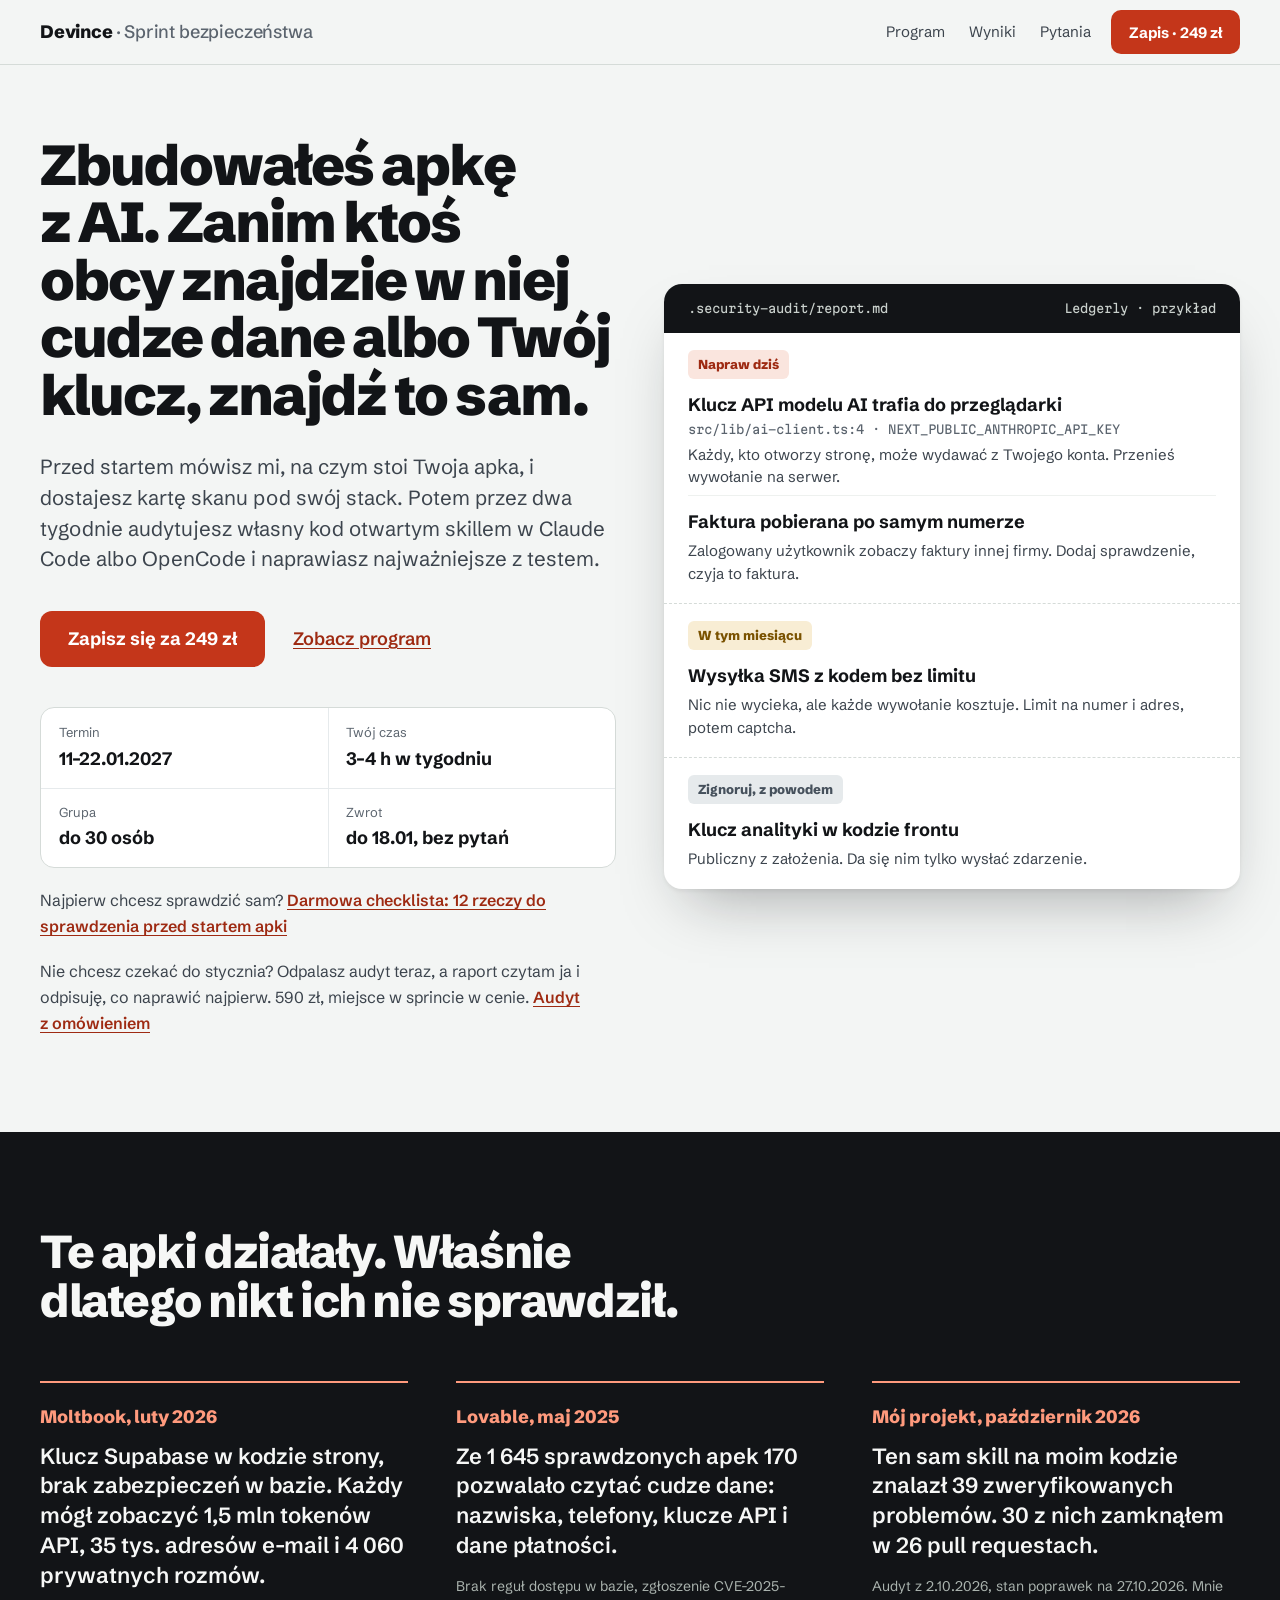
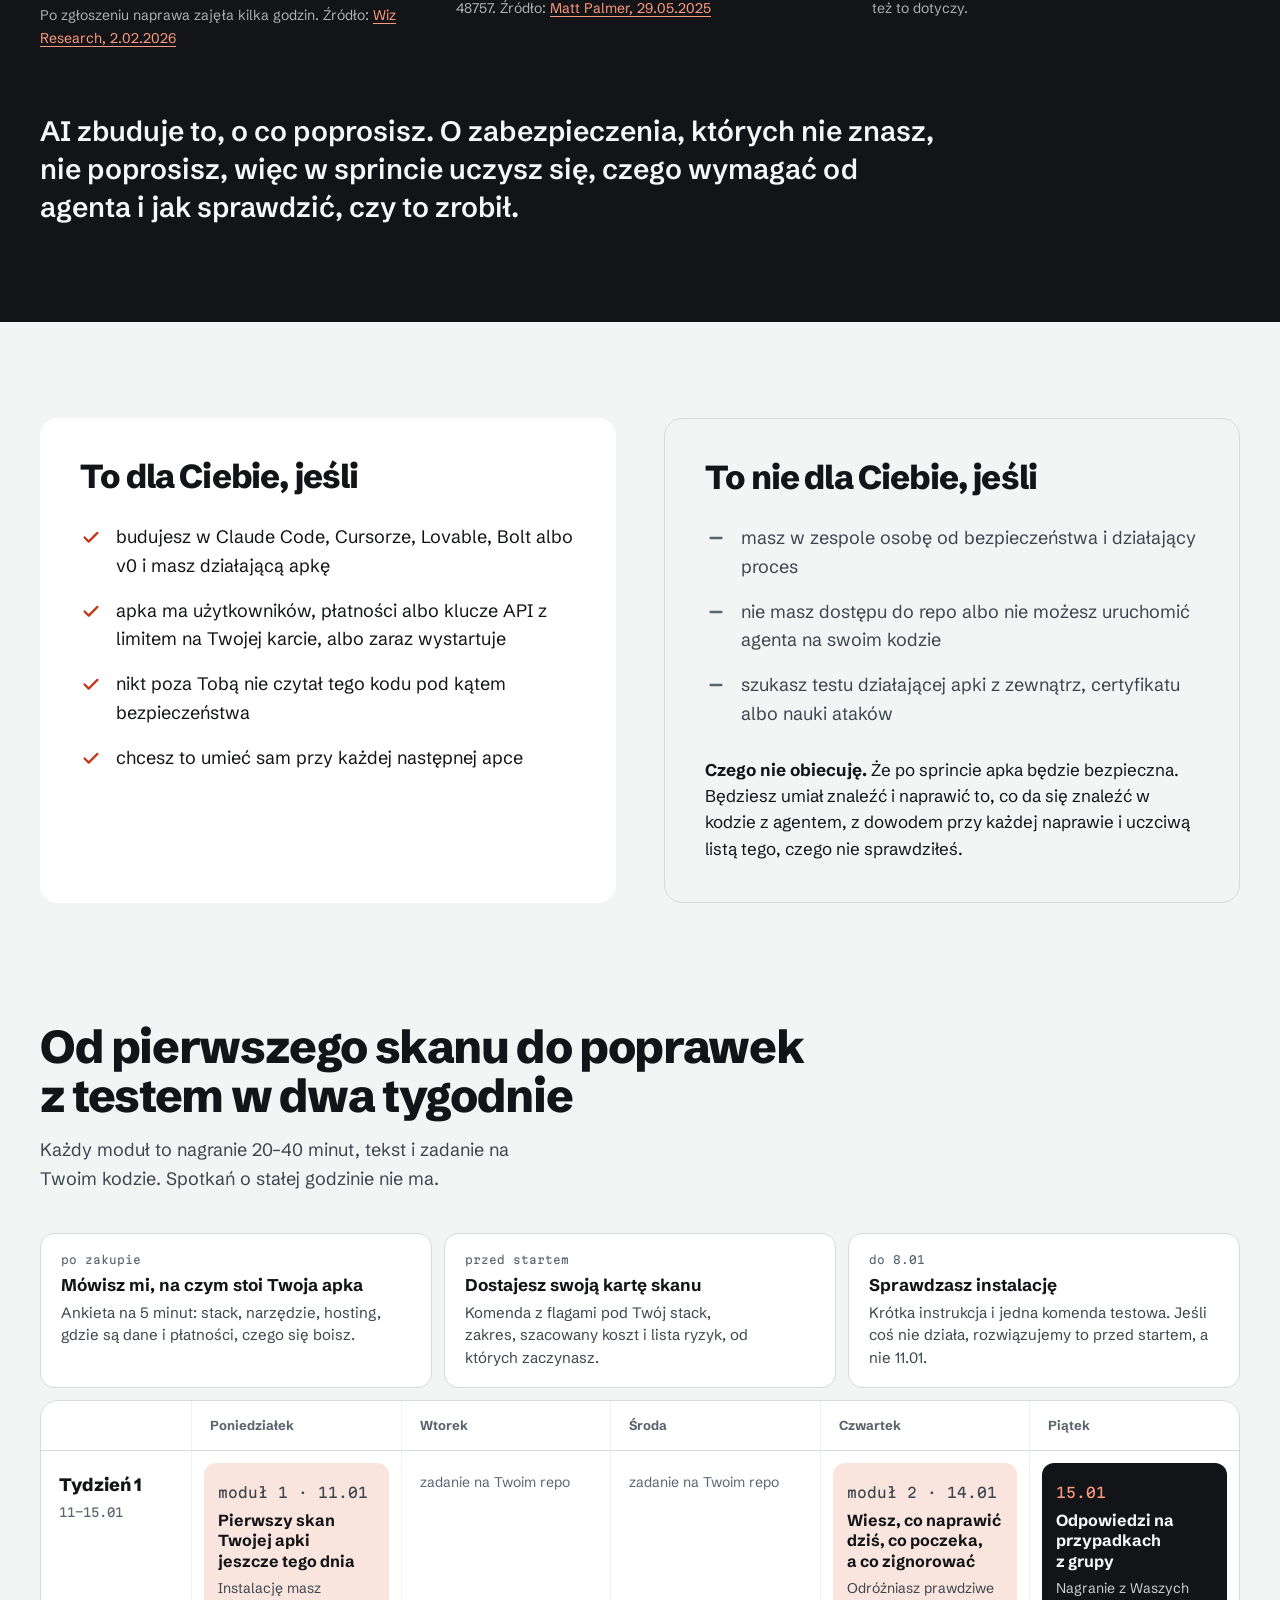
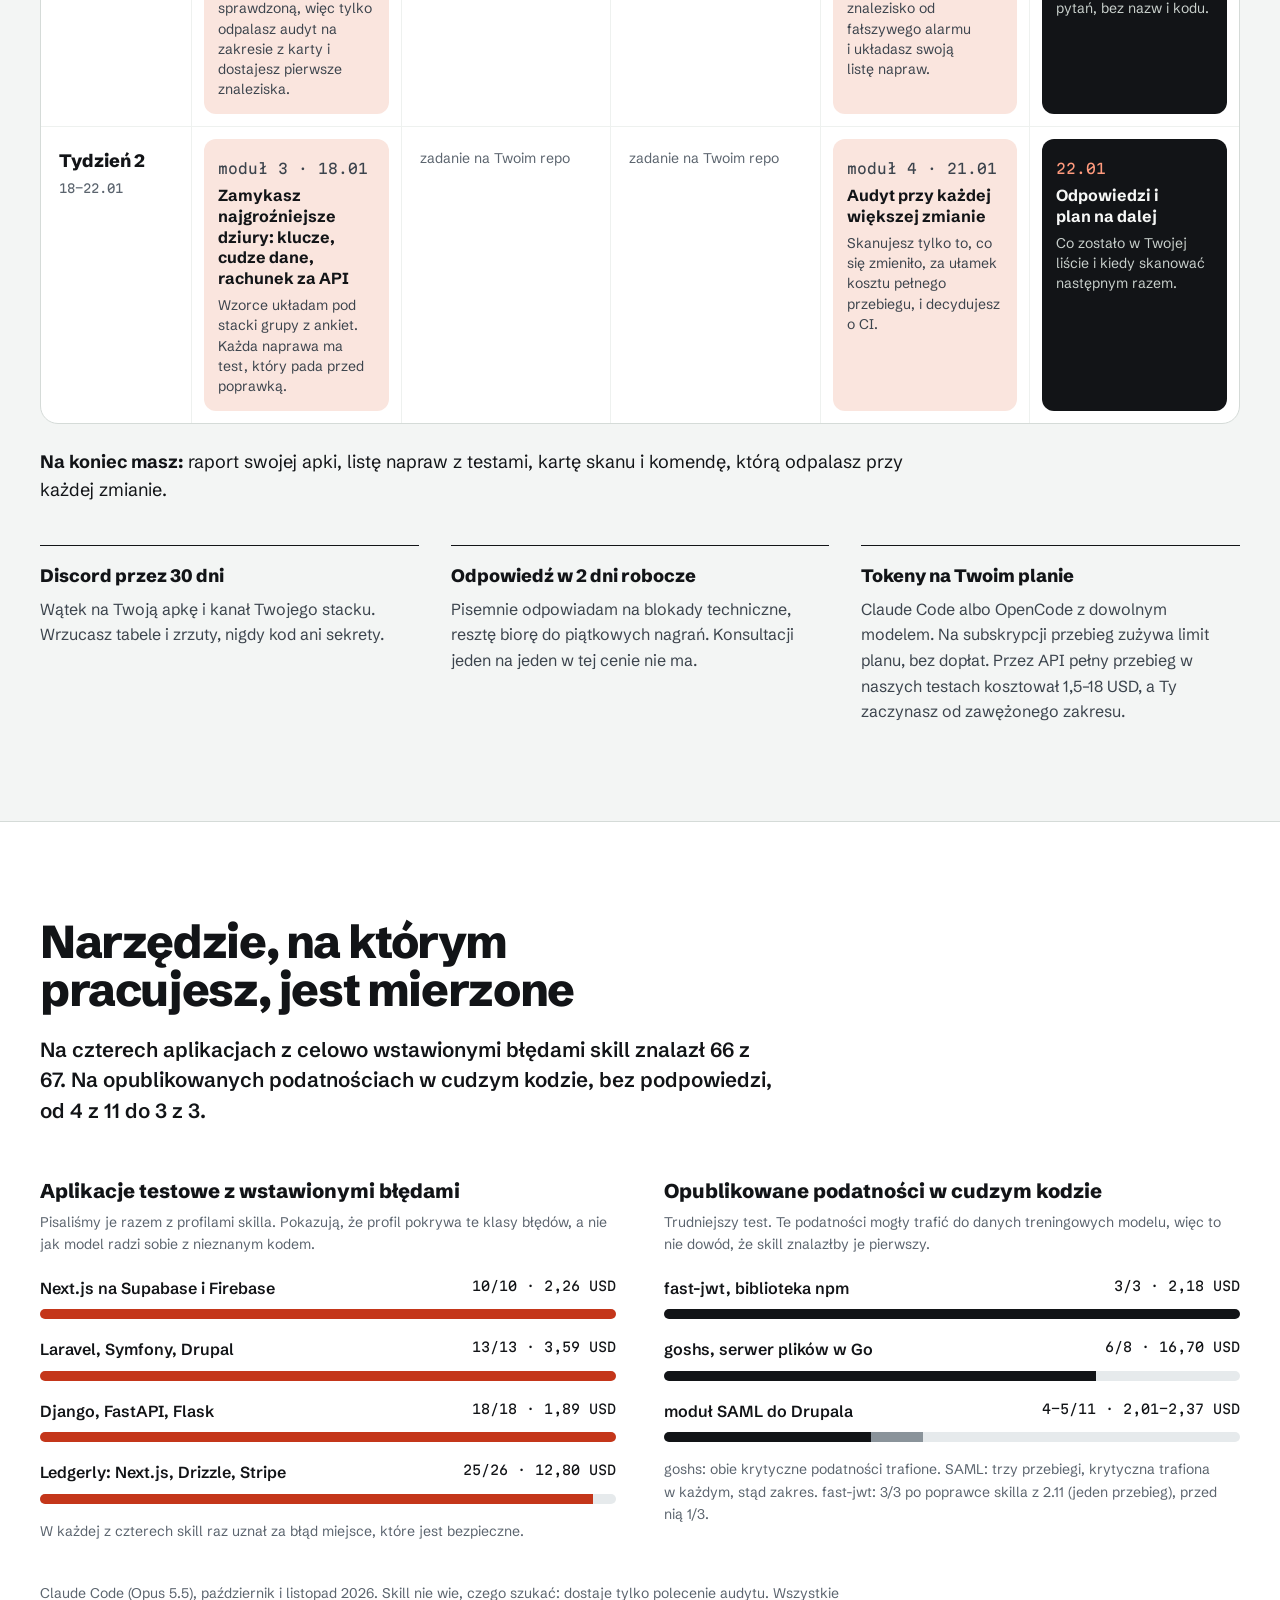
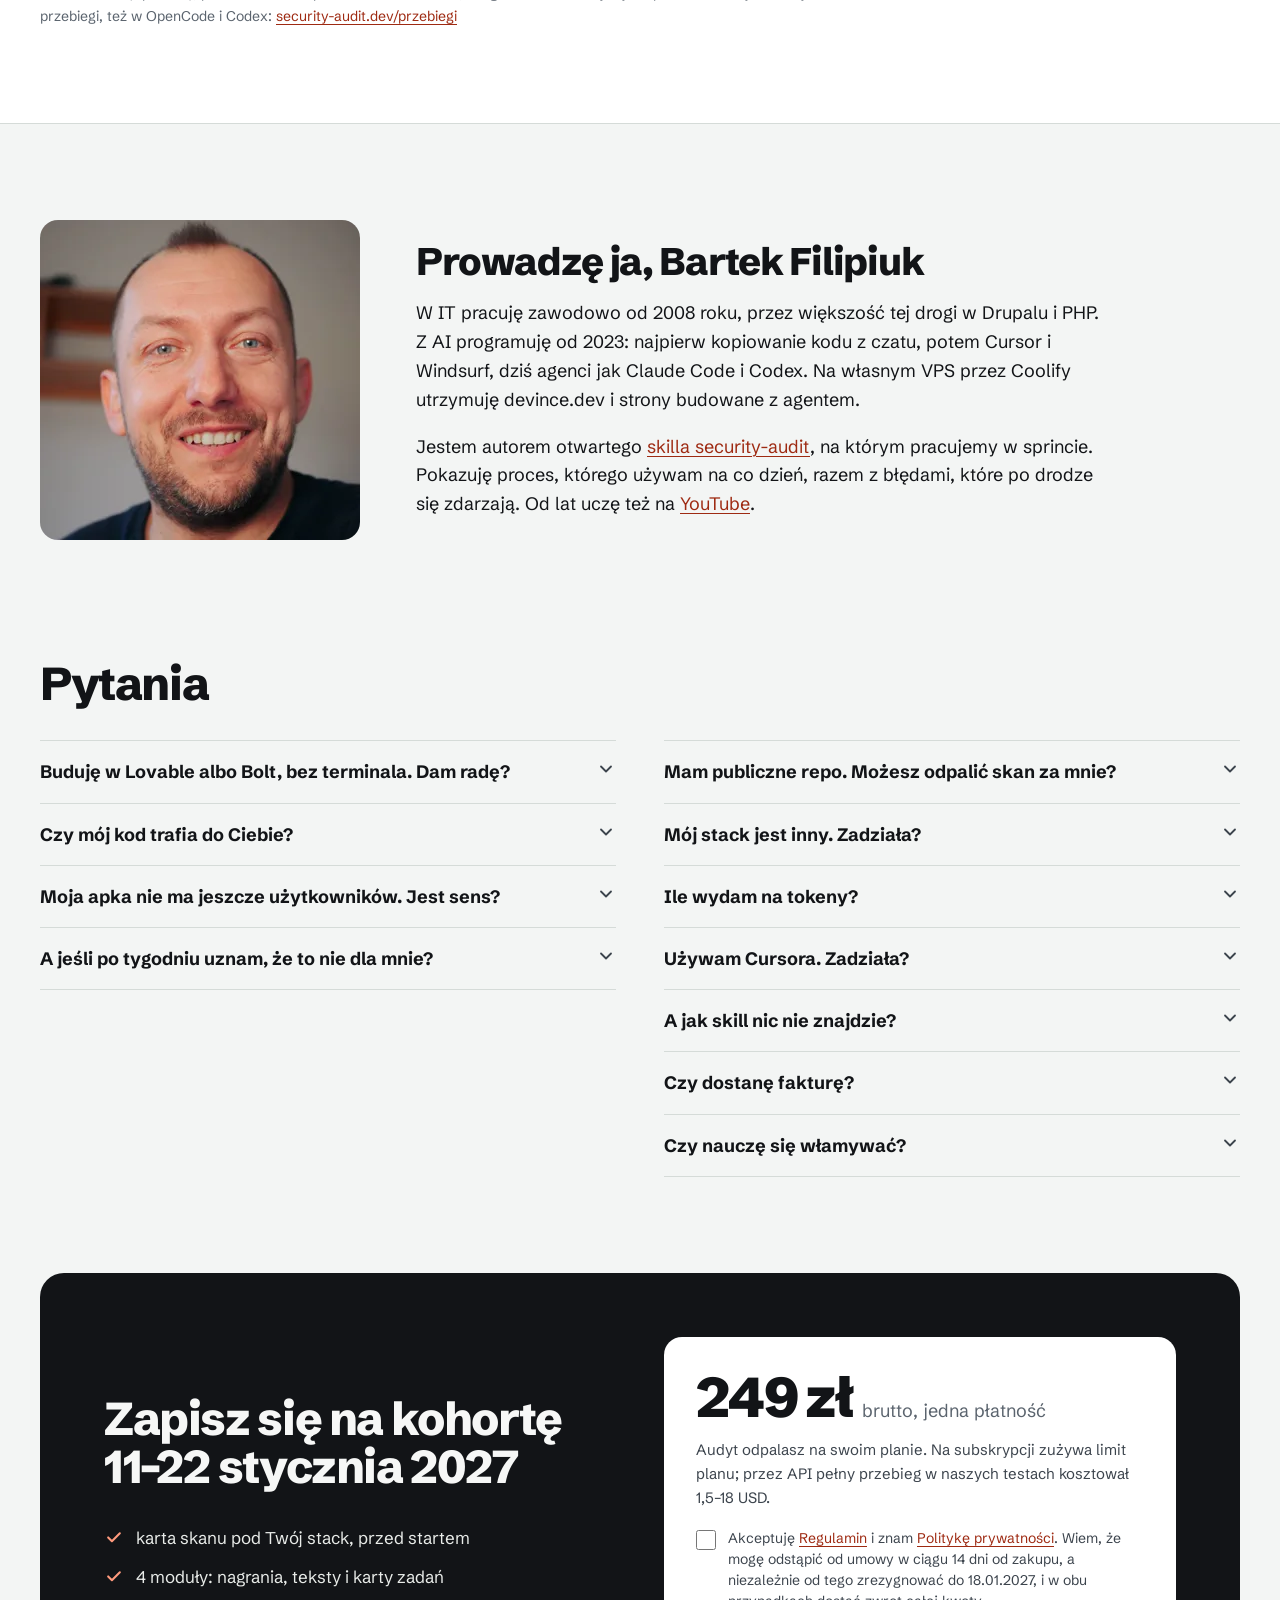
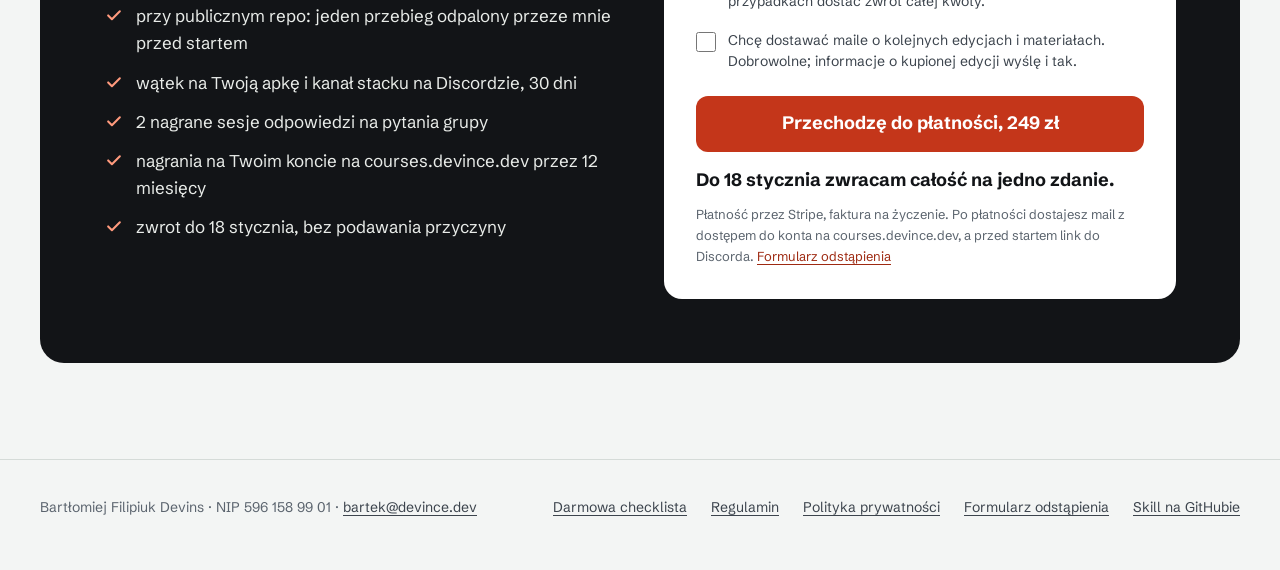
<file: site/index.html>
<!doctype html>
<html lang="pl">
<head>
<meta charset="utf-8">
<meta name="viewport" content="width=device-width, initial-scale=1">
<title>Sprint bezpieczeństwa: audyt własnej apki z AI w 2 tygodnie</title>
<meta name="description" content="Kohorta online 11–22.01.2027. Audytujesz własną apkę otwartym skillem w Claude Code lub OpenCode, czytasz raport, naprawiasz z testem. 249 zł, do 30 osób.">
<meta property="og:title" content="Zbudowałeś apkę z AI. Znajdź w niej dziury, zanim zrobi to ktoś obcy.">
<meta property="og:description" content="2 tygodnie, własne repo, otwarty skill, zadania i nagrane odpowiedzi w piątki. Kohorta 11–22 stycznia 2027, 249 zł, do 30 osób.">
<meta property="og:type" content="website">
<meta property="og:locale" content="pl_PL">
<meta name="theme-color" content="#f3f5f4">
<link rel="icon" href="favicon.svg" type="image/svg+xml">
<link rel="preload" href="fonts/schibsted-grotesk-latin-wght-normal.woff2" as="font" type="font/woff2" crossorigin>
<link rel="stylesheet" href="css/site.css">
<script defer src="https://stats.67projects.app/ascii.js" data-website-id="b5f7da77-02c9-419d-afe4-8e0501709261" data-domains="security.devince.dev"></script>
</head>
<body>

<header class="top">
  <div class="wrap">
    <a class="brand" href="./">Devince <span>· Sprint bezpieczeństwa</span></a>
    <nav aria-label="Strona">
      <a href="#program">Program</a>
      <a href="#dowod">Wyniki</a>
      <a href="#pytania">Pytania</a>
      <a class="btn" href="#zapis" data-umami-event="cta-nav">Zapis · 249 zł</a>
    </nav>
  </div>
</header>

<main>

<section class="hero" id="start">
  <div class="wrap two hero-grid">
    <div>
      <h1>Zbudowałeś apkę z AI. Zanim ktoś obcy znajdzie w niej cudze dane albo Twój klucz, znajdź to sam.</h1>
      <p class="lede">Przed startem mówisz mi, na czym stoi Twoja apka, i dostajesz kartę skanu pod swój stack. Potem przez dwa tygodnie audytujesz własny kod otwartym skillem w Claude Code albo OpenCode i naprawiasz najważniejsze z testem.</p>
      <div class="actions">
        <a class="btn btn-lg" href="#zapis" data-umami-event="cta-hero">Zapisz się za 249 zł</a>
        <a class="text-link" href="#program">Zobacz program</a>
      </div>
      <dl class="facts">
        <div><dt>Termin</dt><dd>11–22.01.2027</dd></div>
        <div><dt>Twój czas</dt><dd>3–4 h w tygodniu</dd></div>
        <div><dt>Grupa</dt><dd>do 30 osób</dd></div>
        <div><dt>Zwrot</dt><dd>do 18.01, bez pytań</dd></div>
      </dl>
      <p class="lm-teaser">Najpierw chcesz sprawdzić sam? <a href="checklista/" data-umami-event="lm-hero">Darmowa checklista: 12 rzeczy do sprawdzenia przed startem apki</a></p>
      <p class="lm-teaser">Nie chcesz czekać do stycznia? Odpalasz audyt teraz, a raport czytam ja i odpisuję, co naprawić najpierw. 590 zł, miejsce w sprincie w cenie. <a href="audyt/" data-umami-event="audyt-from-sprint">Audyt z omówieniem</a></p>
    </div>

    <figure class="triage" aria-label="Przykład: znaleziska z raportu posortowane według pilności">
      <figcaption class="triage-head"><span>.security-audit/report.md</span><span>Ledgerly · przykład</span></figcaption>
      <div class="group">
        <span class="bucket now">Napraw dziś</span>
        <div class="item">
          <div class="what">Klucz API modelu AI trafia do przeglądarki</div>
          <div class="where">src/lib/ai-client.ts:4 · NEXT_PUBLIC_ANTHROPIC_API_KEY</div>
          <div class="why">Każdy, kto otworzy stronę, może wydawać z Twojego konta. Przenieś wywołanie na serwer.</div>
        </div>
        <div class="item">
          <div class="what">Faktura pobierana po samym numerze</div>
          <div class="why">Zalogowany użytkownik zobaczy faktury innej firmy. Dodaj sprawdzenie, czyja to faktura.</div>
        </div>
      </div>
      <div class="group">
        <span class="bucket later">W tym miesiącu</span>
        <div class="item">
          <div class="what">Wysyłka SMS z kodem bez limitu</div>
          <div class="why">Nic nie wycieka, ale każde wywołanie kosztuje. Limit na numer i adres, potem captcha.</div>
        </div>
      </div>
      <div class="group">
        <span class="bucket ignore">Zignoruj, z powodem</span>
        <div class="item">
          <div class="what">Klucz analityki w kodzie frontu</div>
          <div class="why">Publiczny z założenia. Da się nim tylko wysłać zdarzenie.</div>
        </div>
      </div>
    </figure>
  </div>
</section>

<section class="band-dark" id="dlaczego">
  <div class="wrap">
    <h2 class="h-section">Te apki działały. Właśnie dlatego nikt ich nie sprawdził.</h2>
    <ul class="facts3">
      <li class="fact">
        <p class="fact-label">Moltbook, luty 2026</p>
        <p class="fact-claim">Klucz Supabase w kodzie strony, brak zabezpieczeń w bazie. Każdy mógł zobaczyć 1,5 mln tokenów API, 35 tys. adresów e-mail i 4 060 prywatnych rozmów.</p>
        <p class="fact-src">Po zgłoszeniu naprawa zajęła kilka godzin. Źródło: <a href="https://www.wiz.io/blog/exposed-moltbook-database-reveals-millions-of-api-keys" rel="noopener">Wiz Research, 2.02.2026</a></p>
      </li>
      <li class="fact">
        <p class="fact-label">Lovable, maj 2025</p>
        <p class="fact-claim">Ze 1 645 sprawdzonych apek 170 pozwalało czytać cudze dane: nazwiska, telefony, klucze API i dane płatności.</p>
        <p class="fact-src">Brak reguł dostępu w bazie, zgłoszenie CVE-2025-48757. Źródło: <a href="https://mattpalmer.io/posts/statement-on-CVE-2025-48757" rel="noopener">Matt Palmer, 29.05.2025</a></p>
      </li>
      <li class="fact">
        <p class="fact-label">Mój projekt, październik 2026</p>
        <p class="fact-claim">Ten sam skill na moim kodzie znalazł 39 zweryfikowanych problemów. 30 z nich zamknąłem w 26 pull requestach.</p>
        <p class="fact-src">Audyt z 2.10.2026, stan poprawek na 27.10.2026. Mnie też to dotyczy.</p>
      </li>
    </ul>
    <p class="closing">AI zbuduje to, o co poprosisz. O zabezpieczenia, których nie znasz, nie poprosisz, więc w sprincie uczysz się, czego wymagać od agenta i jak sprawdzić, czy to zrobił.</p>
  </div>
</section>

<section id="dla-kogo">
  <div class="wrap two who-grid">
    <div class="panel panel-white">
      <h2>To dla Ciebie, jeśli</h2>
      <ul class="checks">
        <li><svg class="icon" aria-hidden="true" width="22" height="22" viewBox="0 0 24 24" fill="none" stroke="#c4361a" stroke-width="2.5" stroke-linecap="round" stroke-linejoin="round"><path d="M5 12.5l4.5 4.5L19 7.5"/></svg><span>budujesz w Claude Code, Cursorze, Lovable, Bolt albo v0 i masz działającą apkę</span></li>
        <li><svg class="icon" aria-hidden="true" width="22" height="22" viewBox="0 0 24 24" fill="none" stroke="#c4361a" stroke-width="2.5" stroke-linecap="round" stroke-linejoin="round"><path d="M5 12.5l4.5 4.5L19 7.5"/></svg><span>apka ma użytkowników, płatności albo klucze API z limitem na Twojej karcie, albo zaraz wystartuje</span></li>
        <li><svg class="icon" aria-hidden="true" width="22" height="22" viewBox="0 0 24 24" fill="none" stroke="#c4361a" stroke-width="2.5" stroke-linecap="round" stroke-linejoin="round"><path d="M5 12.5l4.5 4.5L19 7.5"/></svg><span>nikt poza Tobą nie czytał tego kodu pod kątem bezpieczeństwa</span></li>
        <li><svg class="icon" aria-hidden="true" width="22" height="22" viewBox="0 0 24 24" fill="none" stroke="#c4361a" stroke-width="2.5" stroke-linecap="round" stroke-linejoin="round"><path d="M5 12.5l4.5 4.5L19 7.5"/></svg><span>chcesz to umieć sam przy każdej następnej apce</span></li>
      </ul>
    </div>
    <div class="panel panel-line">
      <h2>To nie dla Ciebie, jeśli</h2>
      <ul class="checks no">
        <li><svg class="icon" aria-hidden="true" width="22" height="22" viewBox="0 0 24 24" fill="none" stroke="#5b646e" stroke-width="2.5" stroke-linecap="round"><path d="M6 12h12"/></svg><span>masz w zespole osobę od bezpieczeństwa i działający proces</span></li>
        <li><svg class="icon" aria-hidden="true" width="22" height="22" viewBox="0 0 24 24" fill="none" stroke="#5b646e" stroke-width="2.5" stroke-linecap="round"><path d="M6 12h12"/></svg><span>nie masz dostępu do repo albo nie możesz uruchomić agenta na swoim kodzie</span></li>
        <li><svg class="icon" aria-hidden="true" width="22" height="22" viewBox="0 0 24 24" fill="none" stroke="#5b646e" stroke-width="2.5" stroke-linecap="round"><path d="M6 12h12"/></svg><span>szukasz testu działającej apki z zewnątrz, certyfikatu albo nauki ataków</span></li>
      </ul>
      <p class="promise"><strong>Czego nie obiecuję.</strong> Że po sprincie apka będzie bezpieczna. Będziesz umiał znaleźć i naprawić to, co da się znaleźć w kodzie z agentem, z dowodem przy każdej naprawie i uczciwą listą tego, czego nie sprawdziłeś.</p>
    </div>
  </div>
</section>

<section class="program" id="program">
  <div class="wrap">
    <div class="program-head">
      <h2 class="h-section">Od pierwszego skanu do poprawek z testem w dwa tygodnie</h2>
      <p>Każdy moduł to nagranie 20–40 minut, tekst i zadanie na Twoim kodzie. Spotkań o stałej godzinie nie ma.</p>
    </div>
    <ol class="prestart" aria-label="Przed startem">
      <li><p class="pre-when">po zakupie</p><h3>Mówisz mi, na czym stoi Twoja apka</h3><p>Ankieta na 5 minut: stack, narzędzie, hosting, gdzie są dane i płatności, czego się boisz.</p></li>
      <li><p class="pre-when">przed startem</p><h3>Dostajesz swoją kartę skanu</h3><p>Komenda z flagami pod Twój stack, zakres, szacowany koszt i lista ryzyk, od których zaczynasz.</p></li>
      <li><p class="pre-when">do 8.01</p><h3>Sprawdzasz instalację</h3><p>Krótka instrukcja i jedna komenda testowa. Jeśli coś nie działa, rozwiązujemy to przed startem, a nie 11.01.</p></li>
    </ol>
    <div class="cal-wrap" role="region" aria-label="Kalendarz kohorty" tabindex="0">
      <div class="cal">
        <div class="cal-day"></div>
        <div class="cal-day">Poniedziałek</div>
        <div class="cal-day">Wtorek</div>
        <div class="cal-day">Środa</div>
        <div class="cal-day">Czwartek</div>
        <div class="cal-day">Piątek</div>

        <div class="cal-week"><strong>Tydzień 1</strong><span>11–15.01</span></div>
        <div class="cal-slot"><div class="mod"><p class="mod-when">moduł 1 · 11.01</p><h3>Pierwszy skan Twojej apki jeszcze tego dnia</h3><p>Instalację masz sprawdzoną, więc tylko odpalasz audyt na zakresie z karty i dostajesz pierwsze znaleziska.</p></div></div>
        <div class="cal-empty">zadanie na Twoim repo</div>
        <div class="cal-empty">zadanie na Twoim repo</div>
        <div class="cal-slot"><div class="mod"><p class="mod-when">moduł 2 · 14.01</p><h3>Wiesz, co naprawić dziś, co poczeka, a co zignorować</h3><p>Odróżniasz prawdziwe znalezisko od fałszywego alarmu i układasz swoją listę napraw.</p></div></div>
        <div class="cal-slot"><div class="mod qa"><p class="mod-when">15.01</p><h3>Odpowiedzi na przypadkach z grupy</h3><p>Nagranie z Waszych pytań, bez nazw i kodu.</p></div></div>

        <div class="cal-week"><strong>Tydzień 2</strong><span>18–22.01</span></div>
        <div class="cal-slot"><div class="mod"><p class="mod-when">moduł 3 · 18.01</p><h3>Zamykasz najgroźniejsze dziury: klucze, cudze dane, rachunek za API</h3><p>Wzorce układam pod stacki grupy z ankiet. Każda naprawa ma test, który pada przed poprawką.</p></div></div>
        <div class="cal-empty">zadanie na Twoim repo</div>
        <div class="cal-empty">zadanie na Twoim repo</div>
        <div class="cal-slot"><div class="mod"><p class="mod-when">moduł 4 · 21.01</p><h3>Audyt przy każdej większej zmianie</h3><p>Skanujesz tylko to, co się zmieniło, za ułamek kosztu pełnego przebiegu, i decydujesz o CI.</p></div></div>
        <div class="cal-slot"><div class="mod qa"><p class="mod-when">22.01</p><h3>Odpowiedzi i plan na dalej</h3><p>Co zostało w Twojej liście i kiedy skanować następnym razem.</p></div></div>
      </div>
    </div>
    <p class="outcome"><strong>Na koniec masz:</strong> raport swojej apki, listę napraw z testami, kartę skanu i komendę, którą odpalasz przy każdej zmianie.</p>
    <div class="rhythm">
      <div><strong>Discord przez 30 dni</strong><p>Wątek na Twoją apkę i kanał Twojego stacku. Wrzucasz tabele i zrzuty, nigdy kod ani sekrety.</p></div>
      <div><strong>Odpowiedź w 2 dni robocze</strong><p>Pisemnie odpowiadam na blokady techniczne, resztę biorę do piątkowych nagrań. Konsultacji jeden na jeden w tej cenie nie ma.</p></div>
      <div><strong>Tokeny na Twoim planie</strong><p>Claude Code albo OpenCode z dowolnym modelem. Na subskrypcji przebieg zużywa limit planu, bez dopłat. Przez API pełny przebieg w naszych testach kosztował 1,5–18 USD, a Ty zaczynasz od zawężonego zakresu.</p></div>
    </div>
  </div>
</section>

<section class="proof" id="dowod">
  <div class="wrap">
    <h2 class="h-section">Narzędzie, na którym pracujesz, jest mierzone</h2>
    <p class="proof-lead">Na czterech aplikacjach z celowo wstawionymi błędami skill znalazł 66 z 67. Na opublikowanych podatnościach w cudzym kodzie, bez podpowiedzi, od 4 z 11 do 3 z 3.</p>
    <div class="two proof-grid">
      <div>
        <h3>Aplikacje testowe z wstawionymi błędami</h3>
        <p class="proof-sub">Pisaliśmy je razem z profilami skilla. Pokazują, że profil pokrywa te klasy błędów, a nie jak model radzi sobie z nieznanym kodem.</p>
        <ul class="bars">
          <li><div class="bar-top"><span>Next.js na Supabase i Firebase</span><span>10/10 · 2,26 USD</span></div><div class="track"><div class="fill w100"></div></div></li>
          <li><div class="bar-top"><span>Laravel, Symfony, Drupal</span><span>13/13 · 3,59 USD</span></div><div class="track"><div class="fill w100"></div></div></li>
          <li><div class="bar-top"><span>Django, FastAPI, Flask</span><span>18/18 · 1,89 USD</span></div><div class="track"><div class="fill w100"></div></div></li>
          <li><div class="bar-top"><span>Ledgerly: Next.js, Drizzle, Stripe</span><span>25/26 · 12,80 USD</span></div><div class="track"><div class="fill w96"></div></div></li>
        </ul>
        <p class="proof-foot">W każdej z czterech skill raz uznał za błąd miejsce, które jest bezpieczne.</p>
      </div>
      <div>
        <h3>Opublikowane podatności w cudzym kodzie</h3>
        <p class="proof-sub">Trudniejszy test. Te podatności mogły trafić do danych treningowych modelu, więc to nie dowód, że skill znalazłby je pierwszy.</p>
        <ul class="bars">
          <li><div class="bar-top"><span>fast-jwt, biblioteka npm</span><span>3/3 · 2,18 USD</span></div><div class="track"><div class="fill ink w100"></div></div></li>
          <li><div class="bar-top"><span>goshs, serwer plików w Go</span><span>6/8 · 16,70 USD</span></div><div class="track"><div class="fill ink w75"></div></div></li>
          <li><div class="bar-top"><span>moduł SAML do Drupala</span><span>4–5/11 · 2,01–2,37 USD</span></div><div class="track"><div class="fill ink w36"></div><div class="fill range w9"></div></div></li>
        </ul>
        <p class="proof-foot">goshs: obie krytyczne podatności trafione. SAML: trzy przebiegi, krytyczna trafiona w każdym, stąd zakres. fast-jwt: 3/3 po poprawce skilla z 2.11 (jeden przebieg), przed nią 1/3.</p>
      </div>
    </div>
    <p class="proof-note">Claude Code (Opus 5.5), październik i listopad 2026. Skill nie wie, czego szukać: dostaje tylko polecenie audytu. Wszystkie przebiegi, też w OpenCode i Codex: <a href="https://security-audit.dev/przebiegi" rel="noopener">security-audit.dev/przebiegi</a></p>
  </div>
</section>

<section id="o-mnie">
  <div class="wrap two about-grid">
    <img class="portrait" src="media/bartek.webp" width="320" height="320" alt="Bartek Filipiuk" loading="lazy">
    <div>
      <h2>Prowadzę ja, Bartek Filipiuk</h2>
      <p>W IT pracuję zawodowo od 2008 roku, przez większość tej drogi w Drupalu i PHP. Z AI programuję od 2023: najpierw kopiowanie kodu z czatu, potem Cursor i Windsurf, dziś agenci jak Claude Code i Codex. Na własnym VPS przez Coolify utrzymuję devince.dev i strony budowane z agentem.</p>
      <p>Jestem autorem otwartego <a href="https://github.com/bartek-filipiuk/security-audit-skill" rel="noopener">skilla security-audit</a>, na którym pracujemy w sprincie. Pokazuję proces, którego używam na co dzień, razem z błędami, które po drodze się zdarzają. Od lat uczę też na <a href="https://www.youtube.com/@bartfilipiuk" rel="noopener">YouTube</a>.</p>
    </div>
  </div>
</section>

<section class="faq" id="pytania">
  <div class="wrap">
    <h2 class="h-section">Pytania</h2>
    <div class="two faq-grid">
      <div class="faq-col">
        <details><summary>Buduję w Lovable albo Bolt, bez terminala. Dam radę?<span class="chev" aria-hidden="true"><svg width="20" height="20" viewBox="0 0 24 24" fill="none" stroke="#3c444d" stroke-width="2.2" stroke-linecap="round" stroke-linejoin="round"><path d="M6 9l6 6 6-6"/></svg></span></summary><p>Tak, jeśli masz synchronizację z GitHubem. Na starcie klonujesz repo i instalujesz Claude Code albo OpenCode, krok po kroku. To jedyna część, która wymaga odrobiny samozaparcia.</p></details>
        <details><summary>Czy mój kod trafia do Ciebie?<span class="chev" aria-hidden="true"><svg width="20" height="20" viewBox="0 0 24 24" fill="none" stroke="#3c444d" stroke-width="2.2" stroke-linecap="round" stroke-linejoin="round"><path d="M6 9l6 6 6-6"/></svg></span></summary><p>Nie. Audyt odpalasz u siebie. Na Discord wrzucasz tabele i zrzuty, bez kodu i sekretów. Kod idzie tylko do dostawcy modelu, którego sam wybierzesz. Wyjątek to publiczne repo, które sam wskażesz do przebiegu przed startem.</p></details>
        <details><summary>Moja apka nie ma jeszcze użytkowników. Jest sens?<span class="chev" aria-hidden="true"><svg width="20" height="20" viewBox="0 0 24 24" fill="none" stroke="#3c444d" stroke-width="2.2" stroke-linecap="round" stroke-linejoin="round"><path d="M6 9l6 6 6-6"/></svg></span></summary><p>Tak, jeśli zaraz wystartuje. Najtaniej naprawia się przed pierwszym użytkownikiem, bo nie ma jeszcze czyich danych pilnować. Projekt do szuflady? Poczekaj do następnej edycji.</p></details>
        <details><summary>A jeśli po tygodniu uznam, że to nie dla mnie?<span class="chev" aria-hidden="true"><svg width="20" height="20" viewBox="0 0 24 24" fill="none" stroke="#3c444d" stroke-width="2.2" stroke-linecap="round" stroke-linejoin="round"><path d="M6 9l6 6 6-6"/></svg></span></summary><p>Napisz jedno zdanie do 18 stycznia, oddaję całość. Niezależnie od tego masz ustawowe 14 dni od zakupu na odstąpienie od umowy.</p></details>
      </div>
      <div class="faq-col">
        <details><summary>Mam publiczne repo. Możesz odpalić skan za mnie?<span class="chev" aria-hidden="true"><svg width="20" height="20" viewBox="0 0 24 24" fill="none" stroke="#3c444d" stroke-width="2.2" stroke-linecap="round" stroke-linejoin="round"><path d="M6 9l6 6 6-6"/></svg></span></summary><p>Tak, jeden przebieg przed startem, na zakresie z ankiety. Przy dużym kodzie wskaż jeden katalog albo moduł, bo pełny przebieg dużego repo kosztuje kilkanaście dolarów i dłużej się go czyta. Wynik wysyłam tylko Tobie.</p></details>
        <details><summary>Mój stack jest inny. Zadziała?<span class="chev" aria-hidden="true"><svg width="20" height="20" viewBox="0 0 24 24" fill="none" stroke="#3c444d" stroke-width="2.2" stroke-linecap="round" stroke-linejoin="round"><path d="M6 9l6 6 6-6"/></svg></span></summary><p>Skill ma profile dla JavaScript i TypeScript (Node, Next.js), Supabase i Firebase, PHP (Laravel, Symfony, Drupal) oraz Pythona (Django, FastAPI, Flask). Na innym stacku działa na ogólnej checkliście, bez wzorców dla Twojego frameworka. Napisz przed zakupem, jeśli nie masz pewności.</p></details>
        <details><summary>Ile wydam na tokeny?<span class="chev" aria-hidden="true"><svg width="20" height="20" viewBox="0 0 24 24" fill="none" stroke="#3c444d" stroke-width="2.2" stroke-linecap="round" stroke-linejoin="round"><path d="M6 9l6 6 6-6"/></svg></span></summary><p>Na subskrypcji (np. Claude Pro albo Max) nic ponad nią: przebieg zużywa limit planu, a duży kod może zająć jego sporą część. Przez API pełny przebieg w naszych testach kosztował 1,5–18 USD, zależnie od wielkości kodu. Zaczynasz od zawężonego zakresu, a w module 4 uczysz się audytować tylko zmiany.</p></details>
        <details><summary>Używam Cursora. Zadziała?<span class="chev" aria-hidden="true"><svg width="20" height="20" viewBox="0 0 24 24" fill="none" stroke="#3c444d" stroke-width="2.2" stroke-linecap="round" stroke-linejoin="round"><path d="M6 9l6 6 6-6"/></svg></span></summary><p>Skill działa w Cursorze po kolei w jednej sesji, bez równoległych agentów i bez automatycznej naprawy. Tej ścieżki nie mierzyłem, więc nie obiecuję tych samych wyników co w Claude Code.</p></details>
        <details><summary>A jak skill nic nie znajdzie?<span class="chev" aria-hidden="true"><svg width="20" height="20" viewBox="0 0 24 24" fill="none" stroke="#3c444d" stroke-width="2.2" stroke-linecap="round" stroke-linejoin="round"><path d="M6 9l6 6 6-6"/></svg></span></summary><p>Dostajesz listę tego, co sprawdził i uznał za bezpieczne, z miejscem w kodzie. To też wynik, i w module 2 uczysz się go ocenić.</p></details>
        <details><summary>Czy dostanę fakturę?<span class="chev" aria-hidden="true"><svg width="20" height="20" viewBox="0 0 24 24" fill="none" stroke="#3c444d" stroke-width="2.2" stroke-linecap="round" stroke-linejoin="round"><path d="M6 9l6 6 6-6"/></svg></span></summary><p>Tak. Po zakupie napisz na bartek@devince.dev z danymi do faktury.</p></details>
        <details><summary>Czy nauczę się włamywać?<span class="chev" aria-hidden="true"><svg width="20" height="20" viewBox="0 0 24 24" fill="none" stroke="#3c444d" stroke-width="2.2" stroke-linecap="round" stroke-linejoin="round"><path d="M6 9l6 6 6-6"/></svg></span></summary><p>Nie. Znajdujesz i naprawiasz problemy we własnym kodzie. Nie piszemy exploitów i nie dotykamy cudzych serwerów.</p></details>
      </div>
    </div>
  </div>
</section>

<section class="signup" id="zapis">
  <div class="wrap signup-box">
    <div>
      <h2 class="h-section">Zapisz się na kohortę 11–22 stycznia 2027</h2>
      <ul class="incl">
        <li><svg class="icon" aria-hidden="true" width="20" height="20" viewBox="0 0 24 24" fill="none" stroke="#ff9a7d" stroke-width="2.5" stroke-linecap="round" stroke-linejoin="round"><path d="M5 12.5l4.5 4.5L19 7.5"/></svg>karta skanu pod Twój stack, przed startem</li>
        <li><svg class="icon" aria-hidden="true" width="20" height="20" viewBox="0 0 24 24" fill="none" stroke="#ff9a7d" stroke-width="2.5" stroke-linecap="round" stroke-linejoin="round"><path d="M5 12.5l4.5 4.5L19 7.5"/></svg>4 moduły: nagrania, teksty i karty zadań</li>
        <li><svg class="icon" aria-hidden="true" width="20" height="20" viewBox="0 0 24 24" fill="none" stroke="#ff9a7d" stroke-width="2.5" stroke-linecap="round" stroke-linejoin="round"><path d="M5 12.5l4.5 4.5L19 7.5"/></svg>przy publicznym repo: jeden przebieg odpalony przeze mnie przed startem</li>
        <li><svg class="icon" aria-hidden="true" width="20" height="20" viewBox="0 0 24 24" fill="none" stroke="#ff9a7d" stroke-width="2.5" stroke-linecap="round" stroke-linejoin="round"><path d="M5 12.5l4.5 4.5L19 7.5"/></svg>wątek na Twoją apkę i kanał stacku na Discordzie, 30 dni</li>
        <li><svg class="icon" aria-hidden="true" width="20" height="20" viewBox="0 0 24 24" fill="none" stroke="#ff9a7d" stroke-width="2.5" stroke-linecap="round" stroke-linejoin="round"><path d="M5 12.5l4.5 4.5L19 7.5"/></svg>2 nagrane sesje odpowiedzi na pytania grupy</li>
        <li><svg class="icon" aria-hidden="true" width="20" height="20" viewBox="0 0 24 24" fill="none" stroke="#ff9a7d" stroke-width="2.5" stroke-linecap="round" stroke-linejoin="round"><path d="M5 12.5l4.5 4.5L19 7.5"/></svg>nagrania na Twoim koncie na courses.devince.dev przez 12 miesięcy</li>
        <li><svg class="icon" aria-hidden="true" width="20" height="20" viewBox="0 0 24 24" fill="none" stroke="#ff9a7d" stroke-width="2.5" stroke-linecap="round" stroke-linejoin="round"><path d="M5 12.5l4.5 4.5L19 7.5"/></svg>zwrot do 18 stycznia, bez podawania przyczyny</li>
      </ul>
    </div>
    <form class="checkout" method="POST" action="https://courses.devince.dev/api/courses/checkout">
      <input type="hidden" name="slug" value="sprint-bezpieczenstwa">
      <input type="hidden" name="locale" value="pl">
      <p class="price"><strong>249 zł</strong><span>brutto, jedna płatność</span></p>
      <p class="note">Audyt odpalasz na swoim planie. Na subskrypcji zużywa limit planu; przez API pełny przebieg w naszych testach kosztował 1,5–18 USD.</p>
      <label class="consent">
        <input type="checkbox" name="consent" required>
        <span>Akceptuję <a href="regulamin.html">Regulamin</a> i znam <a href="polityka-prywatnosci.html">Politykę prywatności</a>. Wiem, że mogę odstąpić od umowy w ciągu 14 dni od zakupu, a niezależnie od tego zrezygnować do 18.01.2027, i w obu przypadkach dostać zwrot całej kwoty.</span>
      </label>
      <label class="consent">
        <input type="checkbox" name="newsletter">
        <span>Chcę dostawać maile o kolejnych edycjach i materiałach. Dobrowolne; informacje o kupionej edycji wyślę i tak.</span>
      </label>
      <button class="btn btn-lg btn-block" type="submit" data-umami-event="cta-checkout">Przechodzę do płatności, 249 zł</button>
      <p class="guarantee">Do 18 stycznia zwracam całość na jedno zdanie.</p>
      <p class="fine">Płatność przez Stripe, faktura na życzenie. Po płatności dostajesz mail z dostępem do konta na courses.devince.dev, a przed startem link do Discorda. <a href="formularz-odstapienia.html">Formularz odstąpienia</a></p>
    </form>
  </div>
</section>

</main>

<footer>
  <div class="wrap">
    <p>Bartłomiej Filipiuk Devins · NIP 596 158 99 01 · <a href="mailto:bartek@devince.dev">bartek@devince.dev</a></p>
    <nav aria-label="Dokumenty">
      <a href="checklista/">Darmowa checklista</a>
      <a href="regulamin.html">Regulamin</a>
      <a href="polityka-prywatnosci.html">Polityka prywatności</a>
      <a href="formularz-odstapienia.html">Formularz odstąpienia</a>
      <a href="https://github.com/bartek-filipiuk/security-audit-skill" rel="noopener">Skill na GitHubie</a>
    </nav>
  </div>
</footer>

</body>
</html>
</file>
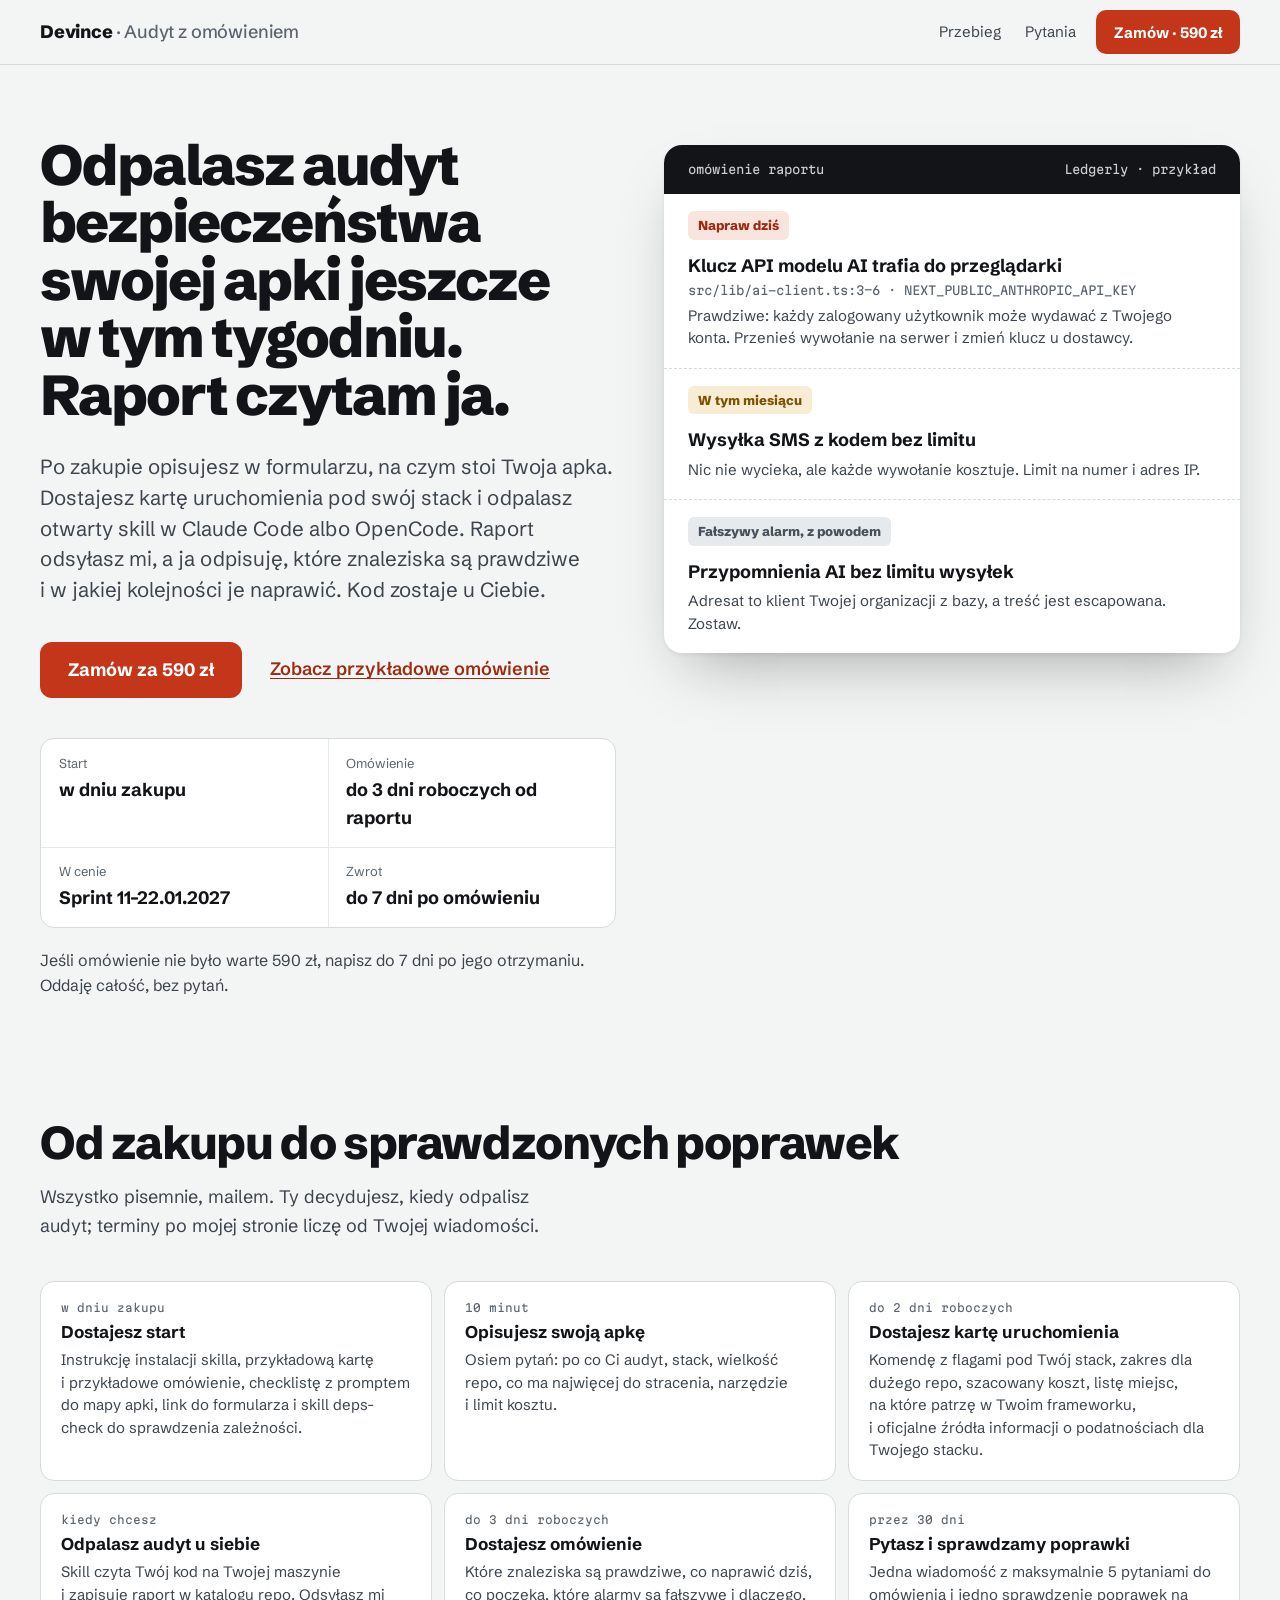
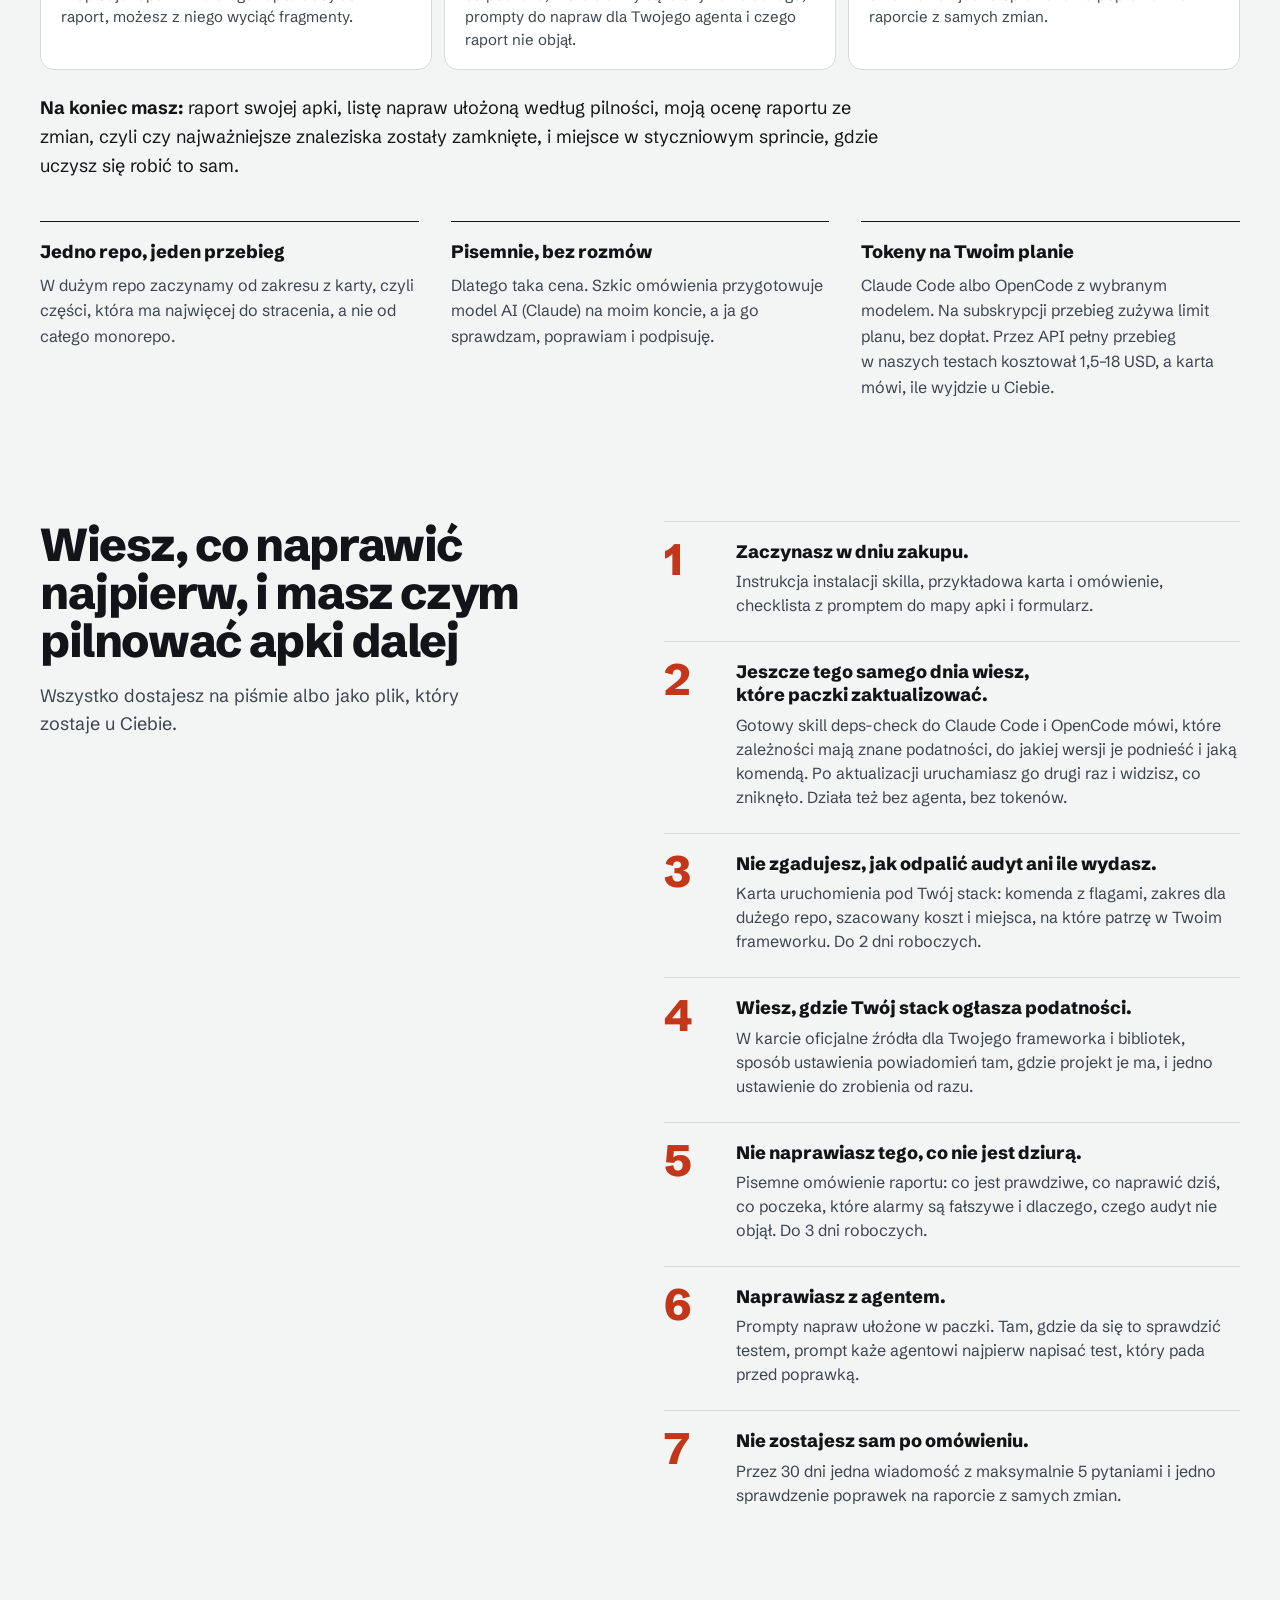
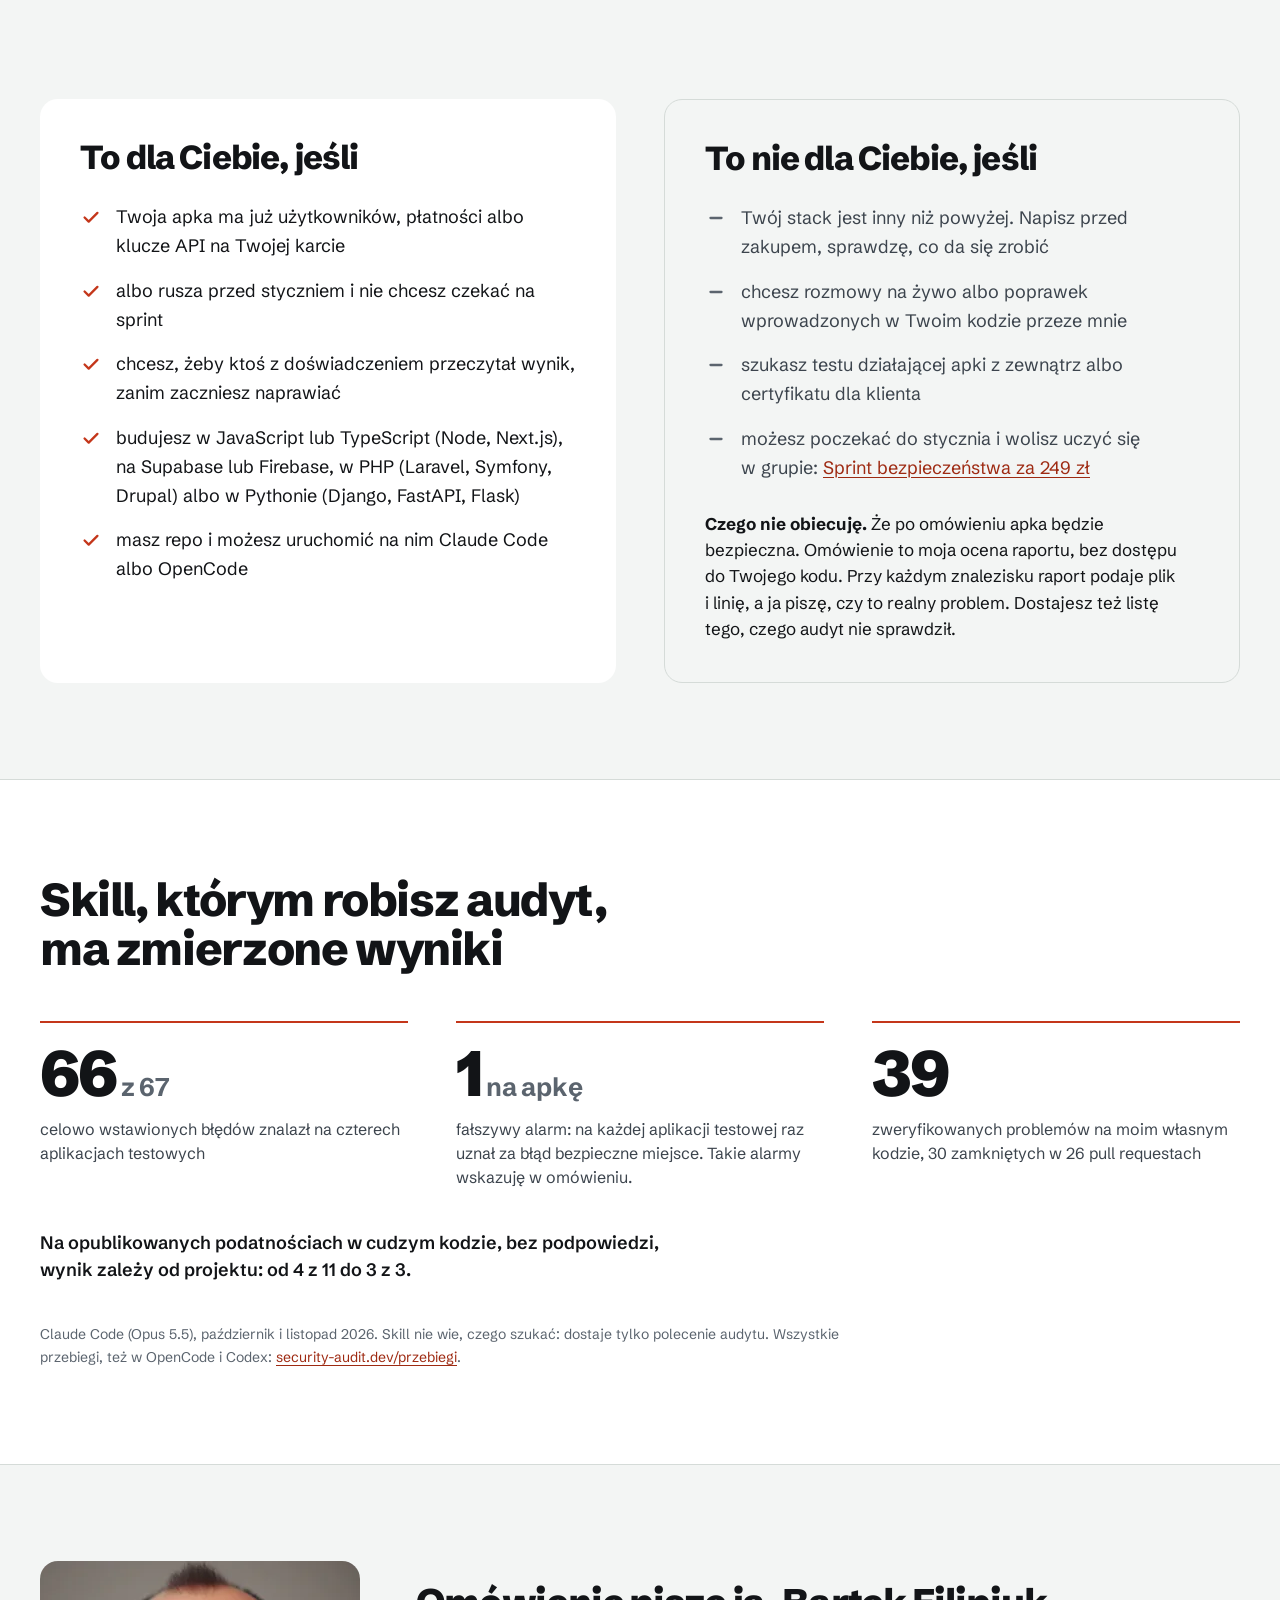
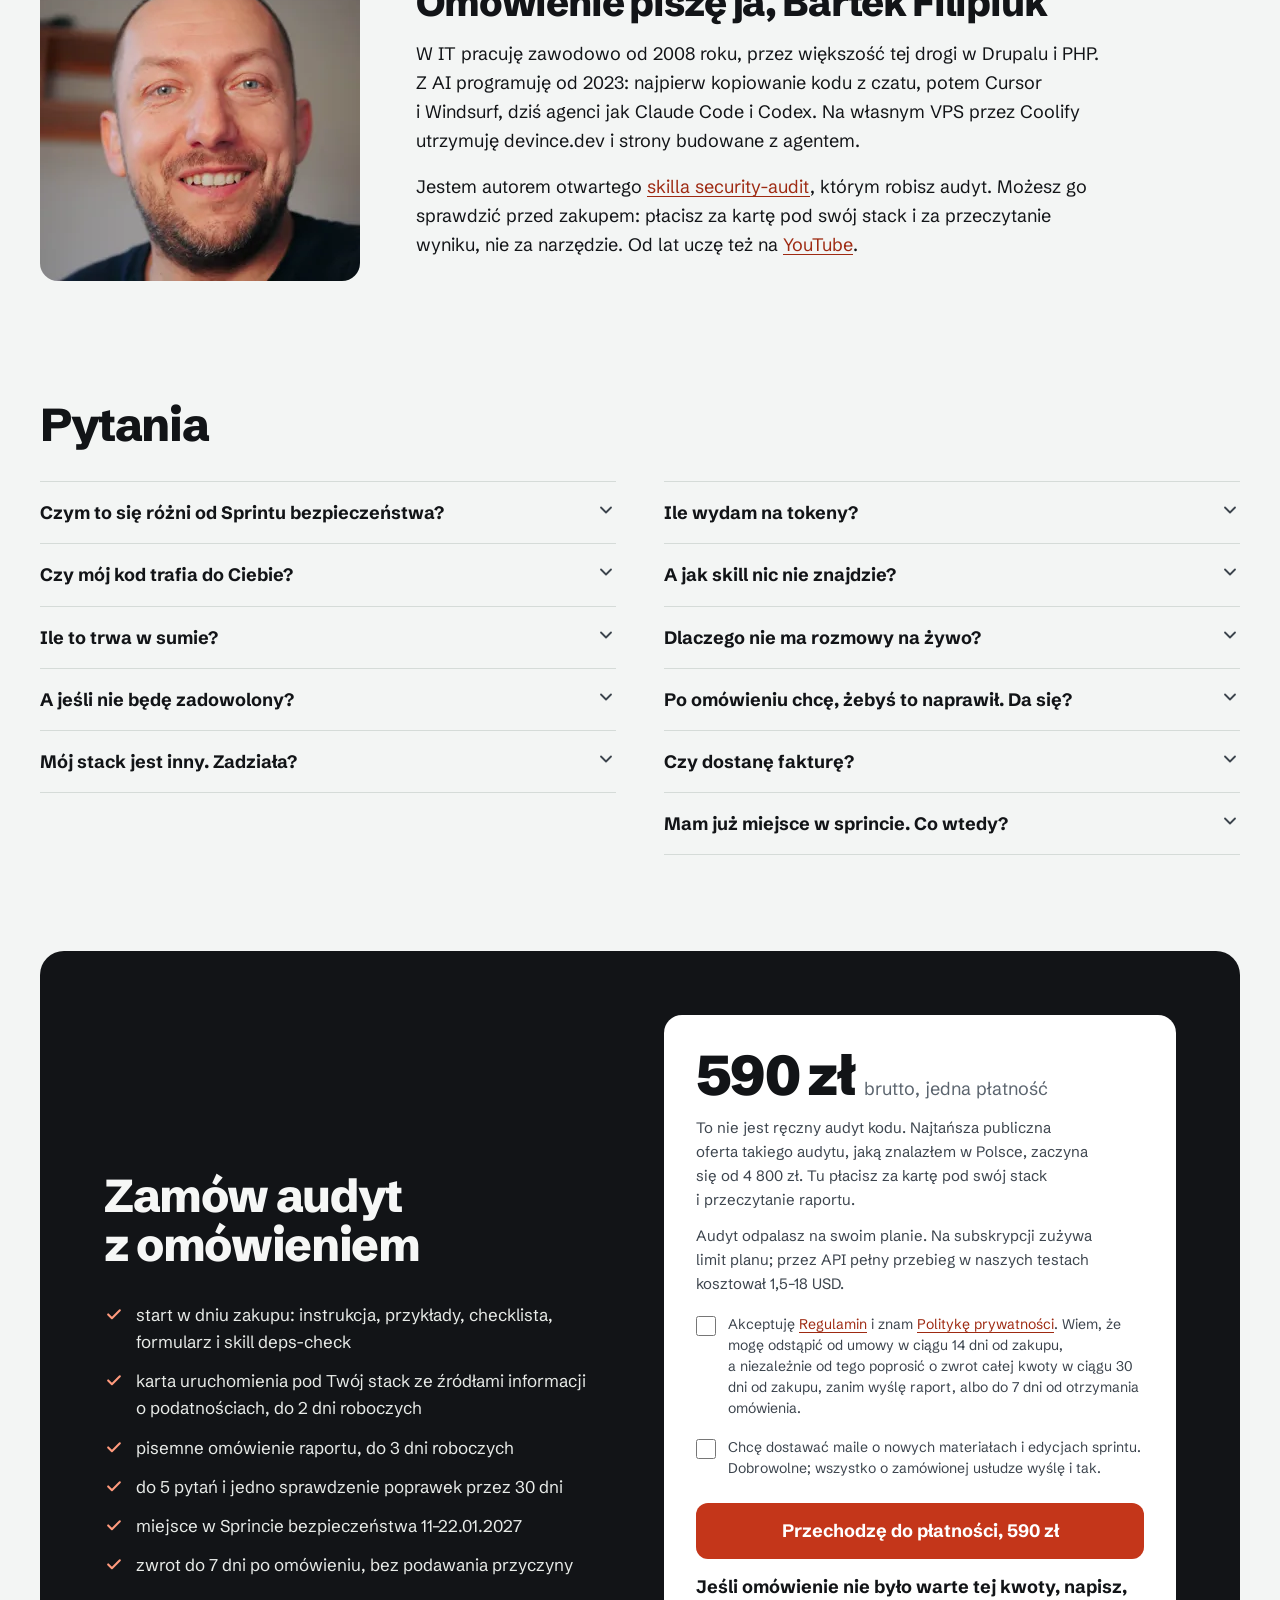
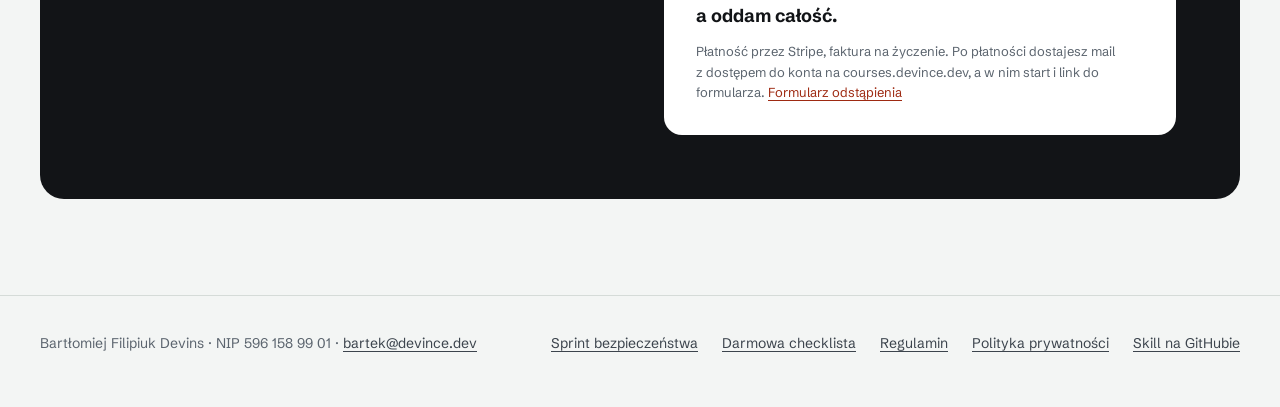
<file: site/audyt/index.html>
<!doctype html>
<html lang="pl">
<head>
<meta charset="utf-8">
<meta name="viewport" content="width=device-width, initial-scale=1">
<title>Audyt z omówieniem: raport Twojej apki przeczytany przez człowieka</title>
<meta name="description" content="Odpalasz audyt bezpieczeństwa otwartym skillem na swoim kodzie, a ja pisemnie mówię Ci, co w raporcie jest prawdziwe i co naprawić najpierw. Kod zostaje u Ciebie. 590 zł, miejsce w Sprincie bezpieczeństwa w cenie.">
<meta property="og:title" content="Audyt z omówieniem: co w raporcie jest prawdziwe i co naprawić najpierw">
<meta property="og:description" content="Karta uruchomienia pod Twój stack do 2 dni roboczych, pisemne omówienie raportu do 3 dni roboczych, sprawdzenie poprawek. 590 zł, zwrot do 7 dni po omówieniu.">
<meta property="og:type" content="website">
<meta property="og:locale" content="pl_PL">
<meta name="theme-color" content="#f3f5f4">
<link rel="icon" href="../favicon.svg" type="image/svg+xml">
<link rel="preload" href="../fonts/schibsted-grotesk-latin-wght-normal.woff2" as="font" type="font/woff2" crossorigin>
<link rel="stylesheet" href="../css/site.css">
<script defer src="https://stats.67projects.app/ascii.js" data-website-id="b5f7da77-02c9-419d-afe4-8e0501709261" data-domains="security.devince.dev"></script>
</head>
<body>

<header class="top">
  <div class="wrap">
    <a class="brand" href="./">Devince <span>· Audyt z omówieniem</span></a>
    <nav aria-label="Strona">
      <a href="#przebieg">Przebieg</a>
      <a href="#pytania">Pytania</a>
      <a class="btn" href="#zamow" data-umami-event="audyt-cta-nav">Zamów · 590 zł</a>
    </nav>
  </div>
</header>

<main>

<section class="hero" id="start">
  <div class="wrap two hero-grid hero-top">
    <div>
      <h1>Odpalasz audyt bezpieczeństwa swojej apki jeszcze w tym tygodniu. Raport czytam ja.</h1>
      <p class="lede">Po zakupie opisujesz w formularzu, na czym stoi Twoja apka. Dostajesz kartę uruchomienia pod swój stack i odpalasz otwarty skill w Claude Code albo OpenCode. Raport odsyłasz mi, a ja odpisuję, które znaleziska są prawdziwe i w jakiej kolejności je naprawić. Kod zostaje u Ciebie.</p>
      <div class="actions">
        <a class="btn btn-lg" href="#zamow" data-umami-event="audyt-cta-hero">Zamów za 590 zł</a>
        <a class="text-link" href="przyklad/" data-umami-event="audyt-przyklad-hero">Zobacz przykładowe omówienie</a>
      </div>
      <dl class="facts">
        <div><dt>Start</dt><dd>w dniu zakupu</dd></div>
        <div><dt>Omówienie</dt><dd>do 3 dni roboczych od raportu</dd></div>
        <div><dt>W cenie</dt><dd>Sprint <span class="nowrap">11–22.01.2027</span></dd></div>
        <div><dt>Zwrot</dt><dd>do 7 dni po omówieniu</dd></div>
      </dl>
      <p class="lm-teaser">Jeśli omówienie nie było warte 590 zł, napisz do 7 dni po jego otrzymaniu. Oddaję całość, bez pytań.</p>
    </div>

    <figure class="triage" aria-label="Przykład: fragment omówienia z kolejnością napraw">
      <figcaption class="triage-head"><span>omówienie raportu</span><span>Ledgerly · przykład</span></figcaption>
      <div class="group">
        <span class="bucket now">Napraw dziś</span>
        <div class="item">
          <div class="what">Klucz API modelu AI trafia do przeglądarki</div>
          <div class="where">src/lib/ai-client.ts:3-6 · NEXT_PUBLIC_ANTHROPIC_API_KEY</div>
          <div class="why">Prawdziwe: każdy zalogowany użytkownik może wydawać z Twojego konta. Przenieś wywołanie na serwer i zmień klucz u dostawcy.</div>
        </div>
      </div>
      <div class="group">
        <span class="bucket later">W tym miesiącu</span>
        <div class="item">
          <div class="what">Wysyłka SMS z kodem bez limitu</div>
          <div class="why">Nic nie wycieka, ale każde wywołanie kosztuje. Limit na numer i adres IP.</div>
        </div>
      </div>
      <div class="group">
        <span class="bucket ignore">Fałszywy alarm, z powodem</span>
        <div class="item">
          <div class="what">Przypomnienia AI bez limitu wysyłek</div>
          <div class="why">Adresat to klient Twojej organizacji z bazy, a treść jest escapowana. Zostaw.</div>
        </div>
      </div>
    </figure>
  </div>
</section>

<section class="program" id="przebieg">
  <div class="wrap">
    <div class="program-head">
      <h2 class="h-section">Od zakupu do sprawdzonych poprawek</h2>
      <p>Wszystko pisemnie, mailem. Ty decydujesz, kiedy odpalisz audyt; terminy po mojej stronie liczę od Twojej wiadomości.</p>
    </div>
    <ol class="prestart prestart-3" aria-label="Przebieg usługi">
      <li><p class="pre-when">w dniu zakupu</p><h3>Dostajesz start</h3><p>Instrukcję instalacji skilla, przykładową kartę i przykładowe omówienie, checklistę z promptem do mapy apki, link do formularza i skill deps-check do sprawdzenia zależności.</p></li>
      <li><p class="pre-when">10 minut</p><h3>Opisujesz swoją apkę</h3><p>Osiem pytań: po co Ci audyt, stack, wielkość repo, co ma najwięcej do stracenia, narzędzie i limit kosztu.</p></li>
      <li><p class="pre-when">do 2 dni roboczych</p><h3>Dostajesz kartę uruchomienia</h3><p>Komendę z flagami pod Twój stack, zakres dla dużego repo, szacowany koszt, listę miejsc, na które patrzę w Twoim frameworku, i oficjalne źródła informacji o podatnościach dla Twojego stacku.</p></li>
      <li><p class="pre-when">kiedy chcesz</p><h3>Odpalasz audyt u siebie</h3><p>Skill czyta Twój kod na Twojej maszynie i zapisuje raport w katalogu repo. Odsyłasz mi raport, możesz z niego wyciąć fragmenty.</p></li>
      <li><p class="pre-when">do 3 dni roboczych</p><h3>Dostajesz omówienie</h3><p>Które znaleziska są prawdziwe, co naprawić dziś, co poczeka, które alarmy są fałszywe i dlaczego, prompty do napraw dla Twojego agenta i czego raport nie objął.</p></li>
      <li><p class="pre-when">przez 30 dni</p><h3>Pytasz i sprawdzamy poprawki</h3><p>Jedna wiadomość z maksymalnie 5 pytaniami do omówienia i jedno sprawdzenie poprawek na raporcie z samych zmian.</p></li>
    </ol>
    <p class="outcome"><strong>Na koniec masz:</strong> raport swojej apki, listę napraw ułożoną według pilności, moją ocenę raportu ze zmian, czyli czy najważniejsze znaleziska zostały zamknięte, i miejsce w styczniowym sprincie, gdzie uczysz się robić to sam.</p>
    <div class="rhythm">
      <div><strong>Jedno repo, jeden przebieg</strong><p>W dużym repo zaczynamy od zakresu z karty, czyli części, która ma najwięcej do stracenia, a nie od całego monorepo.</p></div>
      <div><strong>Pisemnie, bez rozmów</strong><p>Dlatego taka cena. Szkic omówienia przygotowuje model AI (Claude) na moim koncie, a ja go sprawdzam, poprawiam i podpisuję.</p></div>
      <div><strong>Tokeny na Twoim planie</strong><p>Claude Code albo OpenCode z wybranym modelem. Na subskrypcji przebieg zużywa limit planu, bez dopłat. Przez API pełny przebieg w naszych testach kosztował <span class="nowrap">1,5–18 USD</span>, a karta mówi, ile wyjdzie u Ciebie.</p></div>
    </div>
  </div>
</section>

<section class="gets" id="co-dostajesz">
  <div class="wrap two gets-grid">
    <div class="gets-head">
      <h2 class="h-section">Wiesz, co naprawić najpierw, i masz czym pilnować apki dalej</h2>
      <p>Wszystko dostajesz na piśmie albo jako plik, który zostaje u Ciebie.</p>
    </div>
    <ol class="gets-list">
      <li><h3>Zaczynasz w dniu zakupu.</h3><p>Instrukcja instalacji skilla, przykładowa karta i omówienie, checklista z promptem do mapy apki i formularz.</p></li>
      <li><h3>Jeszcze tego samego dnia wiesz, które paczki zaktualizować.</h3><p>Gotowy skill deps-check do Claude Code i OpenCode mówi, które zależności mają znane podatności, do jakiej wersji je podnieść i jaką komendą. Po aktualizacji uruchamiasz go drugi raz i widzisz, co zniknęło. Działa też bez agenta, bez tokenów.</p></li>
      <li><h3>Nie zgadujesz, jak odpalić audyt ani ile wydasz.</h3><p>Karta uruchomienia pod Twój stack: komenda z flagami, zakres dla dużego repo, szacowany koszt i miejsca, na które patrzę w Twoim frameworku. Do 2 dni roboczych.</p></li>
      <li><h3>Wiesz, gdzie Twój stack ogłasza podatności.</h3><p>W karcie oficjalne źródła dla Twojego frameworka i bibliotek, sposób ustawienia powiadomień tam, gdzie projekt je ma, i jedno ustawienie do zrobienia od razu.</p></li>
      <li><h3>Nie naprawiasz tego, co nie jest dziurą.</h3><p>Pisemne omówienie raportu: co jest prawdziwe, co naprawić dziś, co poczeka, które alarmy są fałszywe i dlaczego, czego audyt nie objął. Do 3 dni roboczych.</p></li>
      <li><h3>Naprawiasz z agentem.</h3><p>Prompty napraw ułożone w paczki. Tam, gdzie da się to sprawdzić testem, prompt każe agentowi najpierw napisać test, który pada przed poprawką.</p></li>
      <li><h3>Nie zostajesz sam po omówieniu.</h3><p>Przez 30 dni jedna wiadomość z maksymalnie 5 pytaniami i jedno sprawdzenie poprawek na raporcie z samych zmian.</p></li>
    </ol>
  </div>
</section>

<section id="dla-kogo">
  <div class="wrap two who-grid">
    <div class="panel panel-white">
      <h2>To dla Ciebie, jeśli</h2>
      <ul class="checks">
        <li><svg class="icon" aria-hidden="true" width="22" height="22" viewBox="0 0 24 24" fill="none" stroke="#c4361a" stroke-width="2.5" stroke-linecap="round" stroke-linejoin="round"><path d="M5 12.5l4.5 4.5L19 7.5"/></svg><span>Twoja apka ma już użytkowników, płatności albo klucze API na Twojej karcie</span></li>
        <li><svg class="icon" aria-hidden="true" width="22" height="22" viewBox="0 0 24 24" fill="none" stroke="#c4361a" stroke-width="2.5" stroke-linecap="round" stroke-linejoin="round"><path d="M5 12.5l4.5 4.5L19 7.5"/></svg><span>albo rusza przed styczniem i nie chcesz czekać na sprint</span></li>
        <li><svg class="icon" aria-hidden="true" width="22" height="22" viewBox="0 0 24 24" fill="none" stroke="#c4361a" stroke-width="2.5" stroke-linecap="round" stroke-linejoin="round"><path d="M5 12.5l4.5 4.5L19 7.5"/></svg><span>chcesz, żeby ktoś z doświadczeniem przeczytał wynik, zanim zaczniesz naprawiać</span></li>
        <li><svg class="icon" aria-hidden="true" width="22" height="22" viewBox="0 0 24 24" fill="none" stroke="#c4361a" stroke-width="2.5" stroke-linecap="round" stroke-linejoin="round"><path d="M5 12.5l4.5 4.5L19 7.5"/></svg><span>budujesz w JavaScript lub TypeScript (Node, Next.js), na Supabase lub Firebase, w PHP (Laravel, Symfony, Drupal) albo w Pythonie (Django, FastAPI, Flask)</span></li>
        <li><svg class="icon" aria-hidden="true" width="22" height="22" viewBox="0 0 24 24" fill="none" stroke="#c4361a" stroke-width="2.5" stroke-linecap="round" stroke-linejoin="round"><path d="M5 12.5l4.5 4.5L19 7.5"/></svg><span>masz repo i możesz uruchomić na nim Claude Code albo OpenCode</span></li>
      </ul>
    </div>
    <div class="panel panel-line">
      <h2>To nie dla Ciebie, jeśli</h2>
      <ul class="checks no">
        <li><svg class="icon" aria-hidden="true" width="22" height="22" viewBox="0 0 24 24" fill="none" stroke="#5b646e" stroke-width="2.5" stroke-linecap="round"><path d="M6 12h12"/></svg><span>Twój stack jest inny niż powyżej. Napisz przed zakupem, sprawdzę, co da się zrobić</span></li>
        <li><svg class="icon" aria-hidden="true" width="22" height="22" viewBox="0 0 24 24" fill="none" stroke="#5b646e" stroke-width="2.5" stroke-linecap="round"><path d="M6 12h12"/></svg><span>chcesz rozmowy na żywo albo poprawek wprowadzonych w Twoim kodzie przeze mnie</span></li>
        <li><svg class="icon" aria-hidden="true" width="22" height="22" viewBox="0 0 24 24" fill="none" stroke="#5b646e" stroke-width="2.5" stroke-linecap="round"><path d="M6 12h12"/></svg><span>szukasz testu działającej apki z zewnątrz albo certyfikatu dla klienta</span></li>
        <li><svg class="icon" aria-hidden="true" width="22" height="22" viewBox="0 0 24 24" fill="none" stroke="#5b646e" stroke-width="2.5" stroke-linecap="round"><path d="M6 12h12"/></svg><span>możesz poczekać do stycznia i wolisz uczyć się w grupie: <a href="../" data-umami-event="audyt-to-sprint">Sprint bezpieczeństwa za 249 zł</a></span></li>
      </ul>
      <p class="promise"><strong>Czego nie obiecuję.</strong> Że po omówieniu apka będzie bezpieczna. Omówienie to moja ocena raportu, bez dostępu do Twojego kodu. Przy każdym znalezisku raport podaje plik i linię, a ja piszę, czy to realny problem. Dostajesz też listę tego, czego audyt nie sprawdził.</p>
    </div>
  </div>
</section>

<section class="proof" id="dowod">
  <div class="wrap">
    <h2 class="h-section">Skill, którym robisz audyt, ma zmierzone wyniki</h2>
    <ul class="stats">
      <li><p class="stat-num">66<small>&nbsp;z&nbsp;67</small></p><p>celowo wstawionych błędów znalazł na czterech aplikacjach testowych</p></li>
      <li><p class="stat-num">1<small>&nbsp;na&nbsp;apkę</small></p><p>fałszywy alarm: na każdej aplikacji testowej raz uznał za błąd bezpieczne miejsce. Takie alarmy wskazuję w omówieniu.</p></li>
      <li><p class="stat-num">39</p><p>zweryfikowanych problemów na moim własnym kodzie, 30 zamkniętych w 26 pull requestach</p></li>
    </ul>
    <p class="proof-lead">Na opublikowanych podatnościach w cudzym kodzie, bez podpowiedzi, wynik zależy od projektu: od 4 z 11 do 3 z 3.</p>
    <p class="proof-note">Claude Code (Opus 5.5), październik i listopad 2026. Skill nie wie, czego szukać: dostaje tylko polecenie audytu. Wszystkie przebiegi, też w OpenCode i Codex: <a href="https://security-audit.dev/przebiegi" rel="noopener">security-audit.dev/przebiegi</a>.</p>
  </div>
</section>

<section id="o-mnie">
  <div class="wrap two about-grid">
    <img class="portrait" src="../media/bartek.webp" width="320" height="320" alt="Bartek Filipiuk" loading="lazy">
    <div>
      <h2>Omówienie piszę ja, Bartek Filipiuk</h2>
      <p>W IT pracuję zawodowo od 2008 roku, przez większość tej drogi w Drupalu i PHP. Z AI programuję od 2023: najpierw kopiowanie kodu z czatu, potem Cursor i Windsurf, dziś agenci jak Claude Code i Codex. Na własnym VPS przez Coolify utrzymuję devince.dev i strony budowane z agentem.</p>
      <p>Jestem autorem otwartego <a href="https://github.com/bartek-filipiuk/security-audit-skill" rel="noopener">skilla security-audit</a>, którym robisz audyt. Możesz go sprawdzić przed zakupem: płacisz za kartę pod swój stack i za przeczytanie wyniku, nie za narzędzie. Od lat uczę też na <a href="https://www.youtube.com/@bartfilipiuk" rel="noopener">YouTube</a>.</p>
    </div>
  </div>
</section>

<section class="faq" id="pytania">
  <div class="wrap">
    <h2 class="h-section">Pytania</h2>
    <div class="two faq-grid">
      <div class="faq-col">
        <details><summary>Czym to się różni od Sprintu bezpieczeństwa?<span class="chev" aria-hidden="true"><svg width="20" height="20" viewBox="0 0 24 24" fill="none" stroke="#3c444d" stroke-width="2.2" stroke-linecap="round" stroke-linejoin="round"><path d="M6 9l6 6 6-6"/></svg></span></summary><p>Kartę pod swój stack dostajesz w obu. Sprint startuje 11 stycznia i uczy w grupie, a raport czytasz w nim sam. Tu zaczynasz od razu, a raport czytam ja i piszę Ci omówienie. Miejsce w sprincie masz w cenie, więc w styczniu uczysz się robić to sam przy następnych zmianach.</p></details>
        <details><summary>Czy mój kod trafia do Ciebie?<span class="chev" aria-hidden="true"><svg width="20" height="20" viewBox="0 0 24 24" fill="none" stroke="#3c444d" stroke-width="2.2" stroke-linecap="round" stroke-linejoin="round"><path d="M6 9l6 6 6-6"/></svg></span></summary><p>Nie. Audyt odpalasz u siebie, a mnie wysyłasz tylko raport. Raport zawiera ścieżki plików i krótkie fragmenty kodu, więc możesz je wyciąć; zostaw tylko listę tego, czego audyt nie ocenił, bo bez niej omówienie będzie niepełne. Szkic omówienia robi model AI (Claude) na moim koncie, więc raport trafia też do Anthropic. Raport usuwam 60 dni po zakończeniu usługi.</p></details>
        <details><summary>Ile to trwa w sumie?<span class="chev" aria-hidden="true"><svg width="20" height="20" viewBox="0 0 24 24" fill="none" stroke="#3c444d" stroke-width="2.2" stroke-linecap="round" stroke-linejoin="round"><path d="M6 9l6 6 6-6"/></svg></span></summary><p>Karta do 2 dni roboczych od formularza, omówienie do 3 dni roboczych od raportu. Najszybciej: formularz w dniu zakupu i audyt w dniu otrzymania karty, wtedy omówienie masz około 5 dni roboczych od zakupu. Na wysłanie raportu masz 30 dni od zakupu, a na pytania i sprawdzenie poprawek 30 dni od omówienia.</p></details>
        <details><summary>A jeśli nie będę zadowolony?<span class="chev" aria-hidden="true"><svg width="20" height="20" viewBox="0 0 24 24" fill="none" stroke="#3c444d" stroke-width="2.2" stroke-linecap="round" stroke-linejoin="round"><path d="M6 9l6 6 6-6"/></svg></span></summary><p>Napisz do 7 dni od otrzymania omówienia, oddaję całość bez pytań. Zanim wyślesz raport, możesz zrezygnować w ciągu 30 dni od zakupu, też za zwrotem całości. Jeśli spóźnię się z kartą albo omówieniem, również możesz poprosić o zwrot. Niezależnie od tego masz ustawowe 14 dni od zakupu na odstąpienie od umowy.</p></details>
        <details><summary>Mój stack jest inny. Zadziała?<span class="chev" aria-hidden="true"><svg width="20" height="20" viewBox="0 0 24 24" fill="none" stroke="#3c444d" stroke-width="2.2" stroke-linecap="round" stroke-linejoin="round"><path d="M6 9l6 6 6-6"/></svg></span></summary><p>Na innym stacku skill działa na ogólnej checkliście, bez wzorców dla Twojego frameworka, i wtedy omówienie jest słabsze. Napisz na bartek@devince.dev przed zakupem, odpowiem, czy w Twoim przypadku to ma sens.</p></details>
      </div>
      <div class="faq-col">
        <details><summary>Ile wydam na tokeny?<span class="chev" aria-hidden="true"><svg width="20" height="20" viewBox="0 0 24 24" fill="none" stroke="#3c444d" stroke-width="2.2" stroke-linecap="round" stroke-linejoin="round"><path d="M6 9l6 6 6-6"/></svg></span></summary><p>Na subskrypcji (np. Claude Pro albo Max) nic ponad nią: przebieg zużywa limit planu, a duży kod może zająć jego sporą część. Przez API pełny przebieg w naszych testach kosztował <span class="nowrap">1,5–18 USD</span>, zależnie od wielkości kodu. W formularzu podajesz swój limit, a karta ustawia zakres tak, żeby się w nim zmieścić.</p></details>
        <details><summary>A jak skill nic nie znajdzie?<span class="chev" aria-hidden="true"><svg width="20" height="20" viewBox="0 0 24 24" fill="none" stroke="#3c444d" stroke-width="2.2" stroke-linecap="round" stroke-linejoin="round"><path d="M6 9l6 6 6-6"/></svg></span></summary><p>Dostajesz listę tego, co sprawdził i uznał za bezpieczne, z miejscem w kodzie, a ode mnie ocenę, czego nie objął i co warto sprawdzić osobno. Taki wynik też się przydaje: wiesz, co zostało sprawdzone.</p></details>
        <details><summary>Dlaczego nie ma rozmowy na żywo?<span class="chev" aria-hidden="true"><svg width="20" height="20" viewBox="0 0 24 24" fill="none" stroke="#3c444d" stroke-width="2.2" stroke-linecap="round" stroke-linejoin="round"><path d="M6 9l6 6 6-6"/></svg></span></summary><p>Bo wtedy ta cena nie miałaby sensu. Pisemne omówienie możesz przeczytać kilka razy i wkleić swojemu agentowi.</p></details>
        <details><summary>Po omówieniu chcę, żebyś to naprawił. Da się?<span class="chev" aria-hidden="true"><svg width="20" height="20" viewBox="0 0 24 24" fill="none" stroke="#3c444d" stroke-width="2.2" stroke-linecap="round" stroke-linejoin="round"><path d="M6 9l6 6 6-6"/></svg></span></summary><p>Napisz, wycenię naprawy osobno, na podstawie Twojego raportu.</p></details>
        <details><summary>Czy dostanę fakturę?<span class="chev" aria-hidden="true"><svg width="20" height="20" viewBox="0 0 24 24" fill="none" stroke="#3c444d" stroke-width="2.2" stroke-linecap="round" stroke-linejoin="round"><path d="M6 9l6 6 6-6"/></svg></span></summary><p>Tak. Po zakupie napisz na bartek@devince.dev z danymi do faktury.</p></details>
        <details><summary>Mam już miejsce w sprincie. Co wtedy?<span class="chev" aria-hidden="true"><svg width="20" height="20" viewBox="0 0 24 24" fill="none" stroke="#3c444d" stroke-width="2.2" stroke-linecap="round" stroke-linejoin="round"><path d="M6 9l6 6 6-6"/></svg></span></summary><p>Kup audyt, a ja zwrócę Ci 249 zł za sprint. Miejsce w styczniu zostaje, bo masz je w cenie audytu. Zwrot robię sam w ciągu 14 dni od zakupu audytu.</p></details>
      </div>
    </div>
  </div>
</section>

<section class="signup" id="zamow">
  <div class="wrap signup-box">
    <div>
      <h2 class="h-section">Zamów audyt z omówieniem</h2>
      <ul class="incl">
        <li><svg class="icon" aria-hidden="true" width="20" height="20" viewBox="0 0 24 24" fill="none" stroke="#ff9a7d" stroke-width="2.5" stroke-linecap="round" stroke-linejoin="round"><path d="M5 12.5l4.5 4.5L19 7.5"/></svg>start w dniu zakupu: instrukcja, przykłady, checklista, formularz i skill deps-check</li>
        <li><svg class="icon" aria-hidden="true" width="20" height="20" viewBox="0 0 24 24" fill="none" stroke="#ff9a7d" stroke-width="2.5" stroke-linecap="round" stroke-linejoin="round"><path d="M5 12.5l4.5 4.5L19 7.5"/></svg>karta uruchomienia pod Twój stack ze źródłami informacji o podatnościach, do 2 dni roboczych</li>
        <li><svg class="icon" aria-hidden="true" width="20" height="20" viewBox="0 0 24 24" fill="none" stroke="#ff9a7d" stroke-width="2.5" stroke-linecap="round" stroke-linejoin="round"><path d="M5 12.5l4.5 4.5L19 7.5"/></svg>pisemne omówienie raportu, do 3 dni roboczych</li>
        <li><svg class="icon" aria-hidden="true" width="20" height="20" viewBox="0 0 24 24" fill="none" stroke="#ff9a7d" stroke-width="2.5" stroke-linecap="round" stroke-linejoin="round"><path d="M5 12.5l4.5 4.5L19 7.5"/></svg>do 5 pytań i jedno sprawdzenie poprawek przez 30 dni</li>
        <li><svg class="icon" aria-hidden="true" width="20" height="20" viewBox="0 0 24 24" fill="none" stroke="#ff9a7d" stroke-width="2.5" stroke-linecap="round" stroke-linejoin="round"><path d="M5 12.5l4.5 4.5L19 7.5"/></svg><span>miejsce w Sprincie bezpieczeństwa <span class="nowrap">11–22.01.2027</span></span></li>
        <li><svg class="icon" aria-hidden="true" width="20" height="20" viewBox="0 0 24 24" fill="none" stroke="#ff9a7d" stroke-width="2.5" stroke-linecap="round" stroke-linejoin="round"><path d="M5 12.5l4.5 4.5L19 7.5"/></svg>zwrot do 7 dni po omówieniu, bez podawania przyczyny</li>
      </ul>
    </div>
    <form class="checkout" method="POST" action="https://courses.devince.dev/api/courses/checkout">
      <input type="hidden" name="slug" value="audyt-z-omowieniem">
      <input type="hidden" name="locale" value="pl">
      <p class="price"><strong>590 zł</strong><span>brutto, jedna płatność</span></p>
      <p class="note">To nie jest ręczny audyt kodu. Najtańsza publiczna oferta takiego audytu, jaką znalazłem w Polsce, zaczyna się od 4 800 zł. Tu płacisz za kartę pod swój stack i przeczytanie raportu.</p>
      <p class="note">Audyt odpalasz na swoim planie. Na subskrypcji zużywa limit planu; przez API pełny przebieg w naszych testach kosztował <span class="nowrap">1,5–18 USD</span>.</p>
      <label class="consent">
        <input type="checkbox" name="consent" required>
        <span>Akceptuję <a href="../regulamin.html#audyt">Regulamin</a> i znam <a href="../polityka-prywatnosci.html">Politykę prywatności</a>. Wiem, że mogę odstąpić od umowy w ciągu 14 dni od zakupu, a niezależnie od tego poprosić o zwrot całej kwoty w ciągu 30 dni od zakupu, zanim wyślę raport, albo do 7 dni od otrzymania omówienia.</span>
      </label>
      <label class="consent">
        <input type="checkbox" name="newsletter">
        <span>Chcę dostawać maile o nowych materiałach i edycjach sprintu. Dobrowolne; wszystko o zamówionej usłudze wyślę i tak.</span>
      </label>
      <button class="btn btn-lg btn-block" type="submit" data-umami-event="audyt-cta-checkout">Przechodzę do płatności, 590 zł</button>
      <p class="guarantee">Jeśli omówienie nie było warte tej kwoty, napisz, a oddam całość.</p>
      <p class="fine">Płatność przez Stripe, faktura na życzenie. Po płatności dostajesz mail z dostępem do konta na courses.devince.dev, a w nim start i link do formularza. <a href="../formularz-odstapienia.html">Formularz odstąpienia</a></p>
    </form>
  </div>
</section>

</main>

<footer>
  <div class="wrap">
    <p>Bartłomiej Filipiuk Devins · NIP 596 158 99 01 · <a href="mailto:bartek@devince.dev">bartek@devince.dev</a></p>
    <nav aria-label="Dokumenty">
      <a href="../">Sprint bezpieczeństwa</a>
      <a href="../checklista/">Darmowa checklista</a>
      <a href="../regulamin.html#audyt">Regulamin</a>
      <a href="../polityka-prywatnosci.html">Polityka prywatności</a>
      <a href="https://github.com/bartek-filipiuk/security-audit-skill" rel="noopener">Skill na GitHubie</a>
    </nav>
  </div>
</footer>

</body>
</html>
</file>
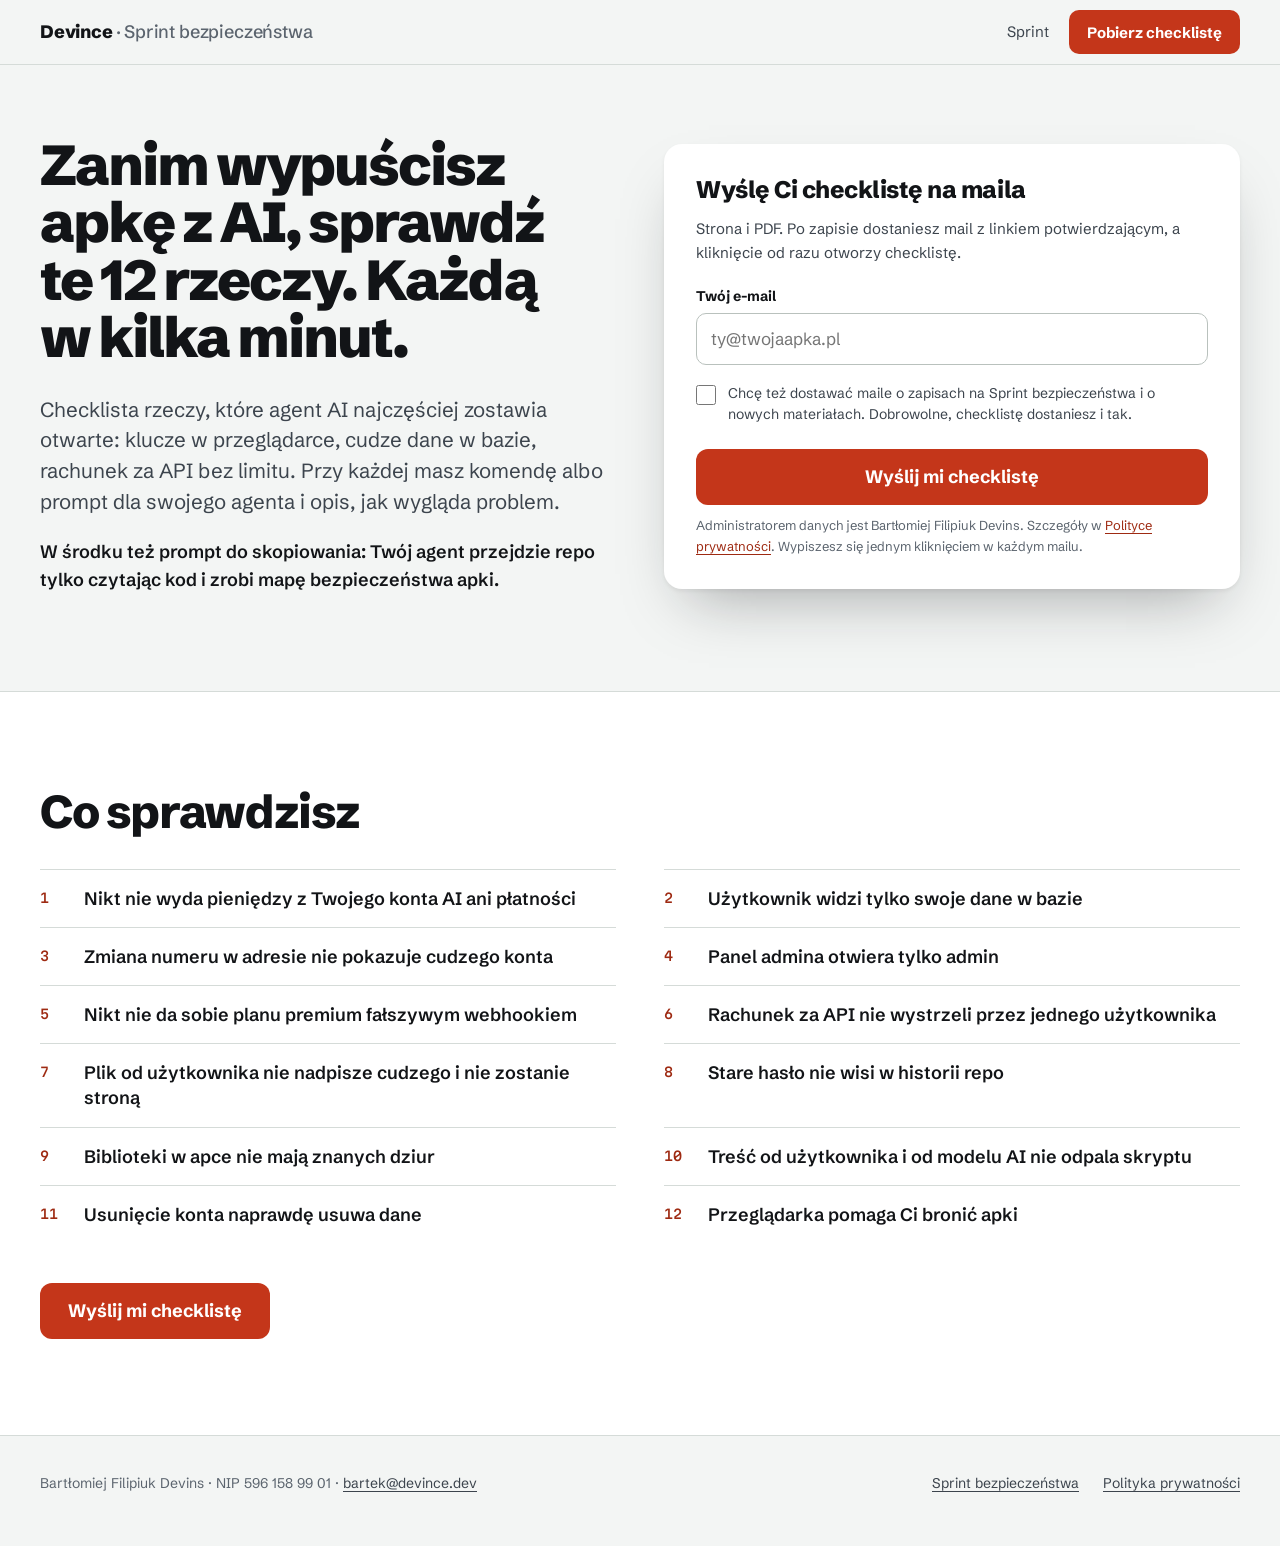
<file: site/checklista/index.html>
<!doctype html>
<html lang="pl">
<head>
<meta charset="utf-8">
<meta name="viewport" content="width=device-width, initial-scale=1">
<title>Checklista: zanim wypuścisz apkę z AI</title>
<meta name="description" content="12 rzeczy, które agent AI najczęściej zostawia otwarte w apce, każda do sprawdzenia w kilka minut, plus prompt, którym Twój agent zrobi mapę bezpieczeństwa Twojego repo. Za darmo, PDF i strona.">
<meta property="og:title" content="Checklista: zanim wypuścisz apkę z AI">
<meta property="og:description" content="12 rzeczy do sprawdzenia w kilka minut, każda z komendą albo promptem dla Twojego agenta. Za darmo.">
<meta property="og:type" content="website">
<meta property="og:locale" content="pl_PL">
<meta name="theme-color" content="#f3f5f4">
<link rel="icon" href="../favicon.svg" type="image/svg+xml">
<link rel="preload" href="../fonts/schibsted-grotesk-latin-wght-normal.woff2" as="font" type="font/woff2" crossorigin>
<link rel="stylesheet" href="../css/site.css">
<script src="https://challenges.cloudflare.com/turnstile/v0/api.js" async defer></script>
<script defer src="https://stats.67projects.app/ascii.js" data-website-id="b5f7da77-02c9-419d-afe4-8e0501709261" data-domains="security.devince.dev"></script>
</head>
<body>

<header class="top">
  <div class="wrap">
    <a class="brand" href="../">Devince <span>· Sprint bezpieczeństwa</span></a>
    <nav aria-label="Strona">
      <a href="../#program">Sprint</a>
      <a class="btn" href="#zapis-checklista" data-umami-event="lm-nav">Pobierz checklistę</a>
    </nav>
  </div>
</header>

<main>
<section class="hero lm-hero">
  <div class="wrap two">
    <div>
      <h1>Zanim wypuścisz apkę z AI, sprawdź te 12 rzeczy. Każdą w kilka minut.</h1>
      <p class="lede">Checklista rzeczy, które agent AI najczęściej zostawia otwarte: klucze w przeglądarce, cudze dane w bazie, rachunek za API bez limitu. Przy każdej masz komendę albo prompt dla swojego agenta i opis, jak wygląda problem.</p>
      <p class="lm-plus">W środku też prompt do skopiowania: Twój agent przejdzie repo tylko czytając kod i zrobi mapę bezpieczeństwa apki.</p>
    </div>

    <form class="checkout lm-form" id="zapis-checklista" method="POST" action="https://devince.dev/api/newsletter/subscribe">
      <input type="hidden" name="source" value="sprint-checklista">
      <input type="hidden" name="next" value="https://security.devince.dev/checklista/sprawdz-skrzynke/">
      <input type="hidden" name="confirmed" value="https://security.devince.dev/checklista/2203bc4952/">
      <div class="hp" aria-hidden="true"><label>Strona www <input type="text" name="website" tabindex="-1" autocomplete="off"></label></div>
      <h2 class="lm-form-title">Wyślę Ci checklistę na maila</h2>
      <p class="note">Strona i PDF. Po zapisie dostaniesz mail z linkiem potwierdzającym, a kliknięcie od razu otworzy checklistę.</p>
      <label class="lm-label" for="lm-email">Twój e-mail</label>
      <input class="lm-input" id="lm-email" type="email" name="email" required autocomplete="email" placeholder="ty@twojaapka.pl">
      <label class="consent">
        <input type="checkbox" name="newsletter">
        <span>Chcę też dostawać maile o zapisach na Sprint bezpieczeństwa i o nowych materiałach. Dobrowolne, checklistę dostaniesz i tak.</span>
      </label>
      <div class="cf-turnstile" data-sitekey="0x4AAAAAAFzZj2ktgGfsAGN8"></div>
      <button class="btn btn-lg btn-block" type="submit" data-umami-event="lm-submit">Wyślij mi checklistę</button>
      <p class="fine">Administratorem danych jest Bartłomiej Filipiuk Devins. Szczegóły w <a href="../polityka-prywatnosci.html">Polityce prywatności</a>. Wypiszesz się jednym kliknięciem w każdym mailu.</p>
    </form>
  </div>
</section>

<section class="lm-list">
  <div class="wrap">
    <h2 class="h-section">Co sprawdzisz</h2>
    <ol class="lm-items">
      <li>Nikt nie wyda pieniędzy z Twojego konta AI ani płatności</li>
      <li>Użytkownik widzi tylko swoje dane w bazie</li>
      <li>Zmiana numeru w adresie nie pokazuje cudzego konta</li>
      <li>Panel admina otwiera tylko admin</li>
      <li>Nikt nie da sobie planu premium fałszywym webhookiem</li>
      <li>Rachunek za API nie wystrzeli przez jednego użytkownika</li>
      <li>Plik od użytkownika nie nadpisze cudzego i nie zostanie stroną</li>
      <li>Stare hasło nie wisi w historii repo</li>
      <li>Biblioteki w apce nie mają znanych dziur</li>
      <li>Treść od użytkownika i od modelu AI nie odpala skryptu</li>
      <li>Usunięcie konta naprawdę usuwa dane</li>
      <li>Przeglądarka pomaga Ci bronić apki</li>
    </ol>
    <p class="lm-cta-line"><a class="btn btn-lg" href="#zapis-checklista" data-umami-event="lm-bottom">Wyślij mi checklistę</a></p>
  </div>
</section>
</main>

<footer>
  <div class="wrap">
    <p>Bartłomiej Filipiuk Devins · NIP 596 158 99 01 · <a href="mailto:bartek@devince.dev">bartek@devince.dev</a></p>
    <nav aria-label="Dokumenty">
      <a href="../">Sprint bezpieczeństwa</a>
      <a href="../polityka-prywatnosci.html">Polityka prywatności</a>
    </nav>
  </div>
</footer>
</body>
</html>
</file>
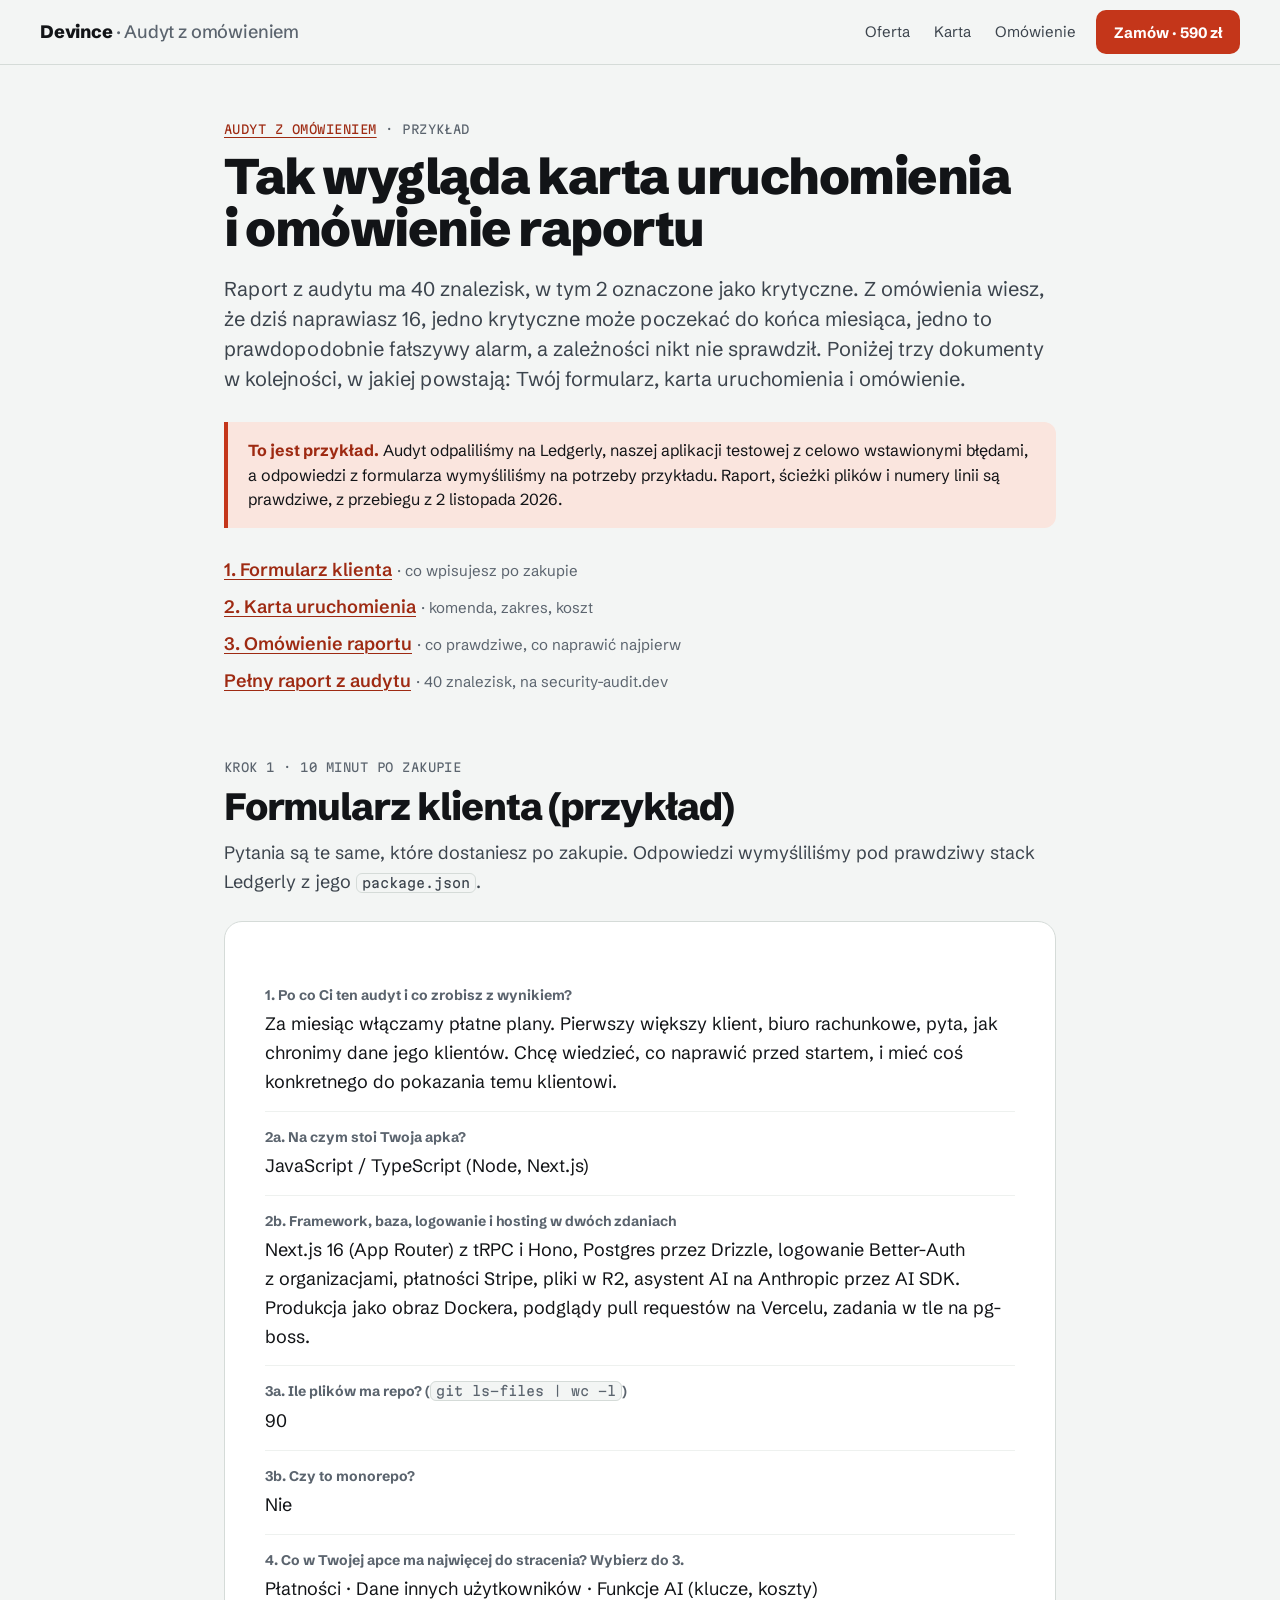
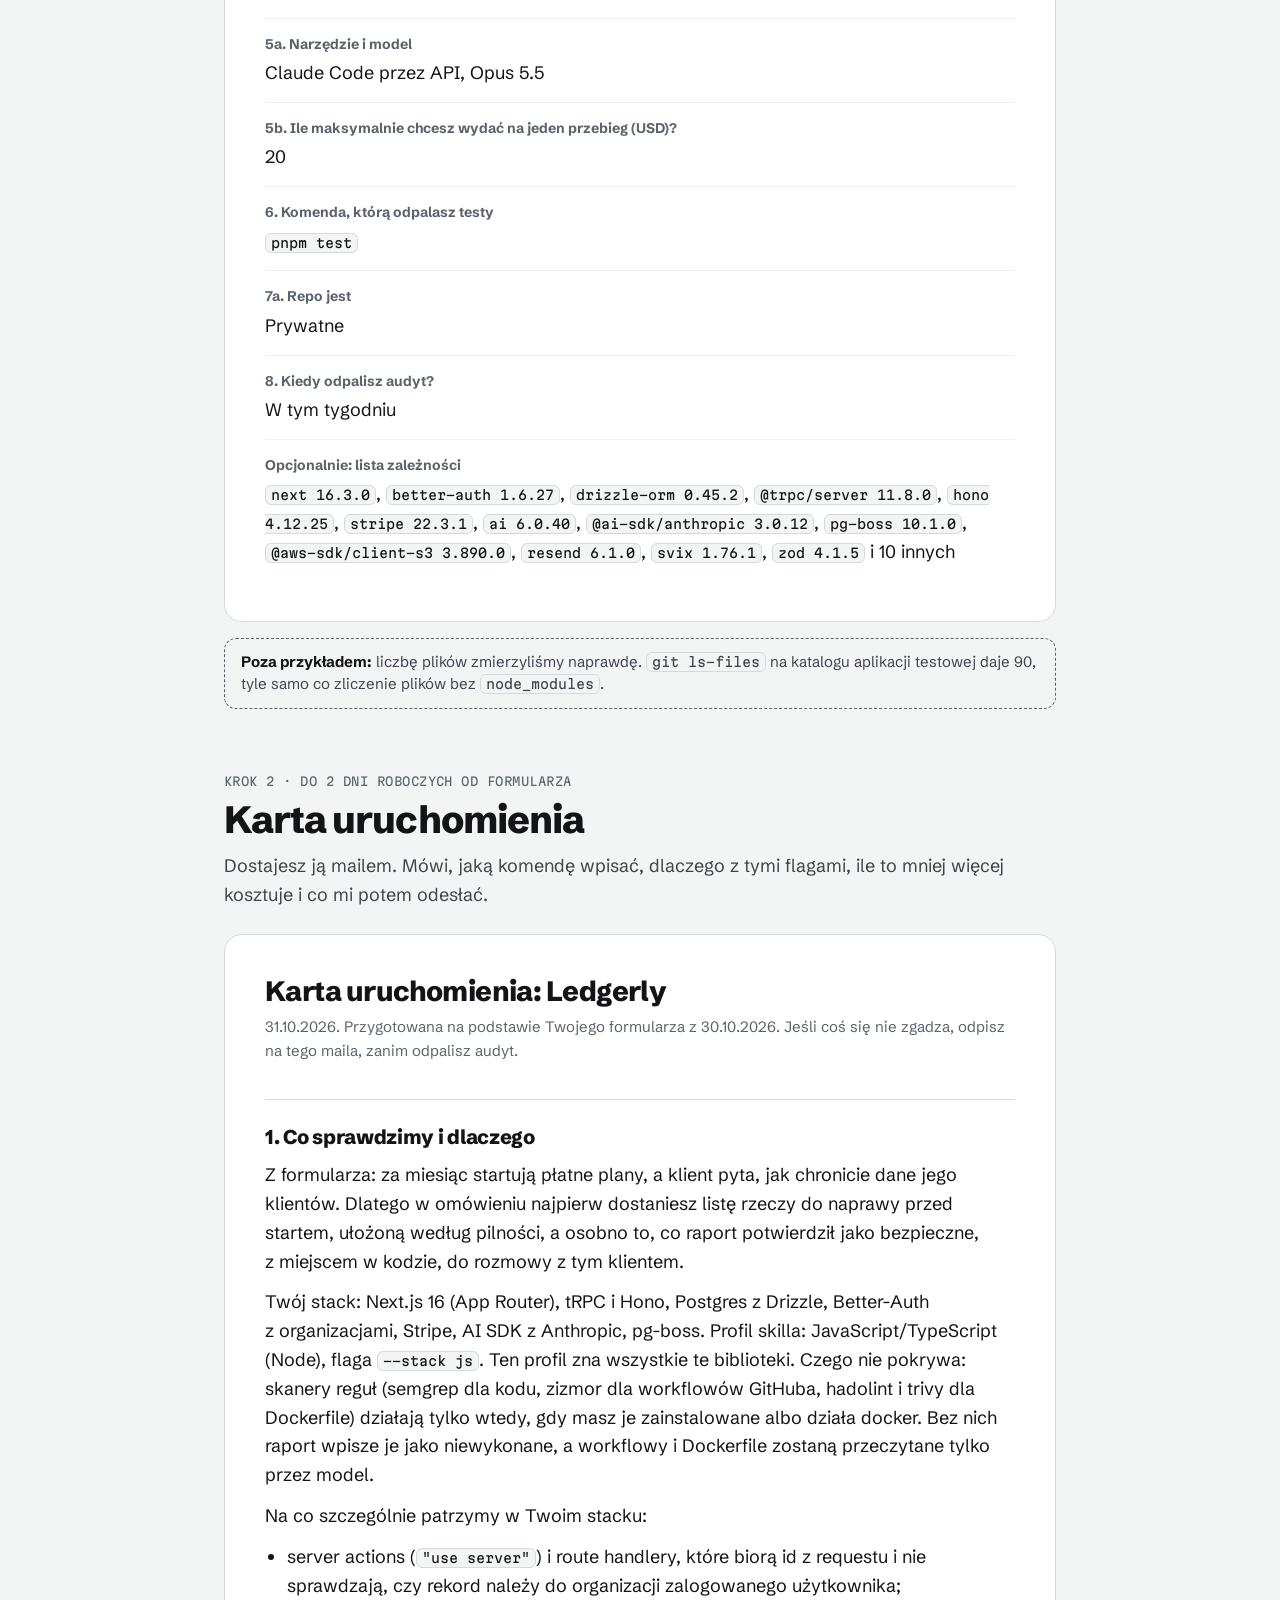
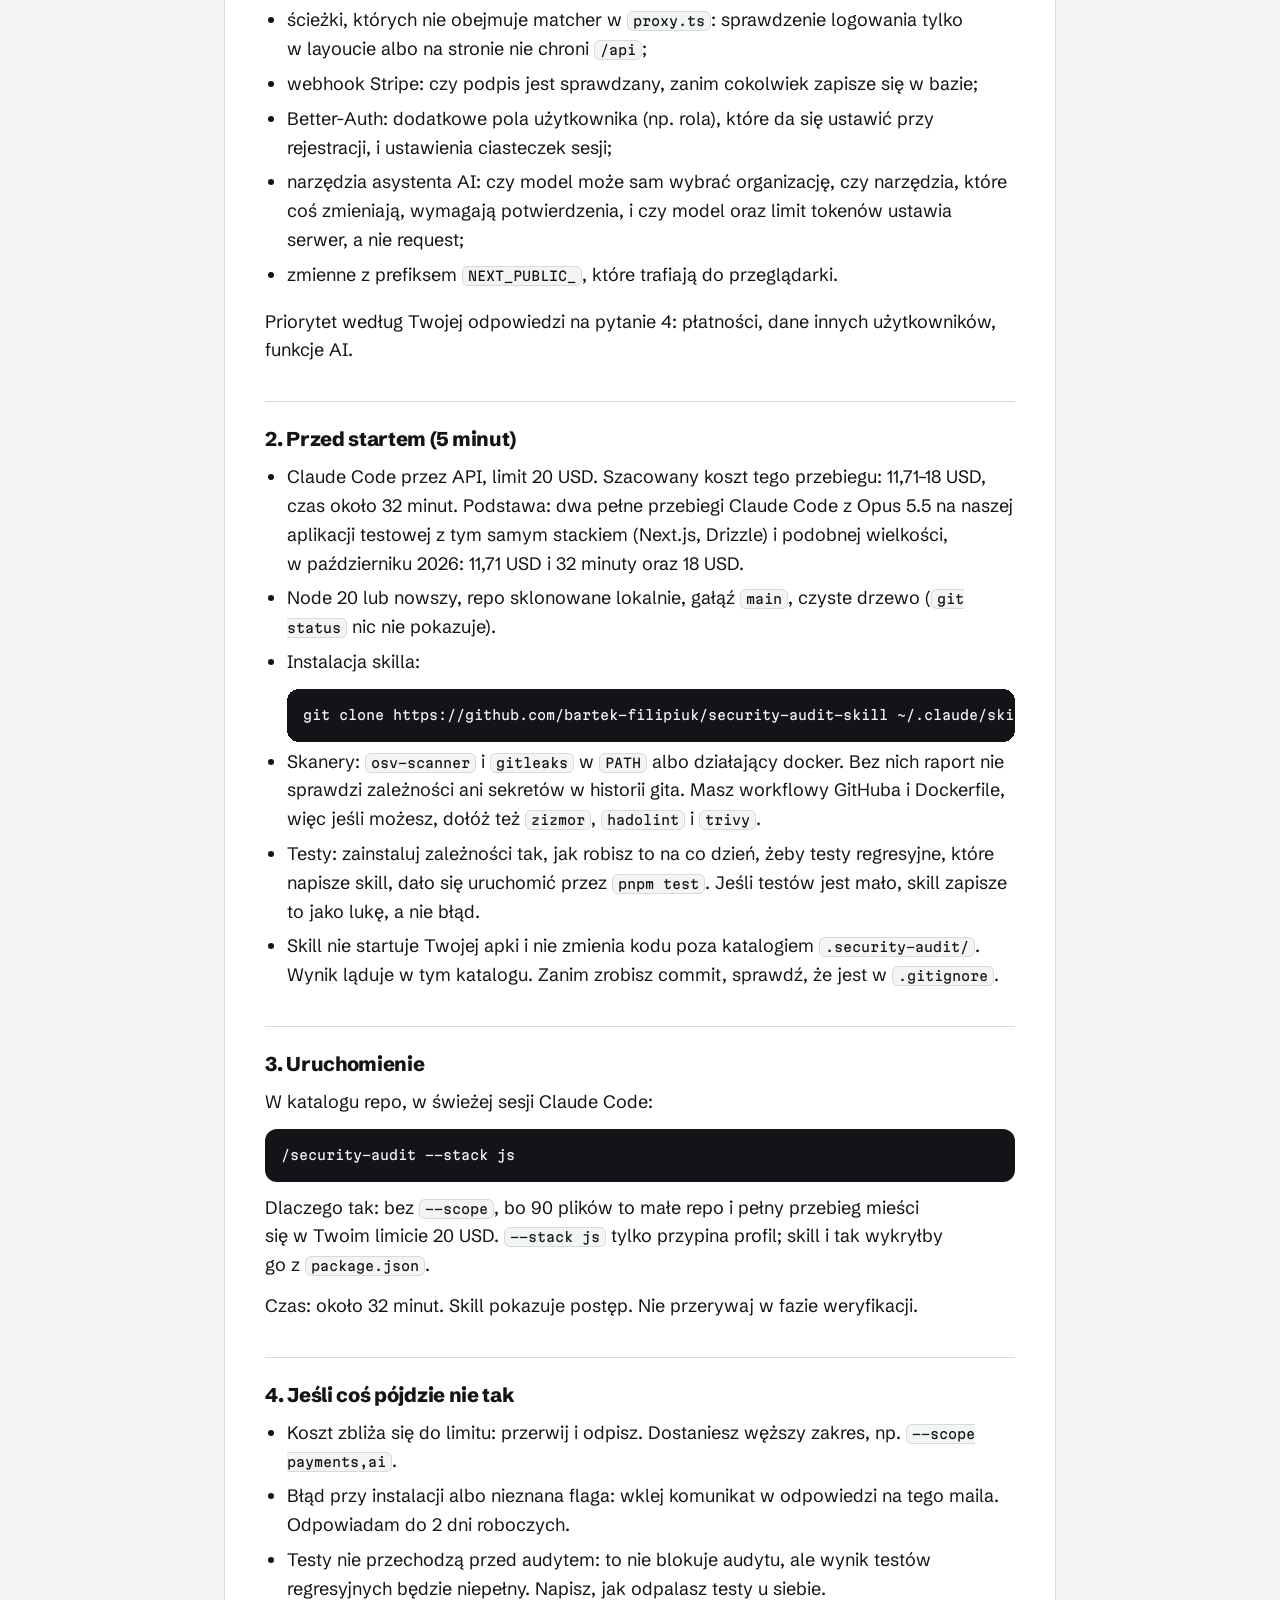
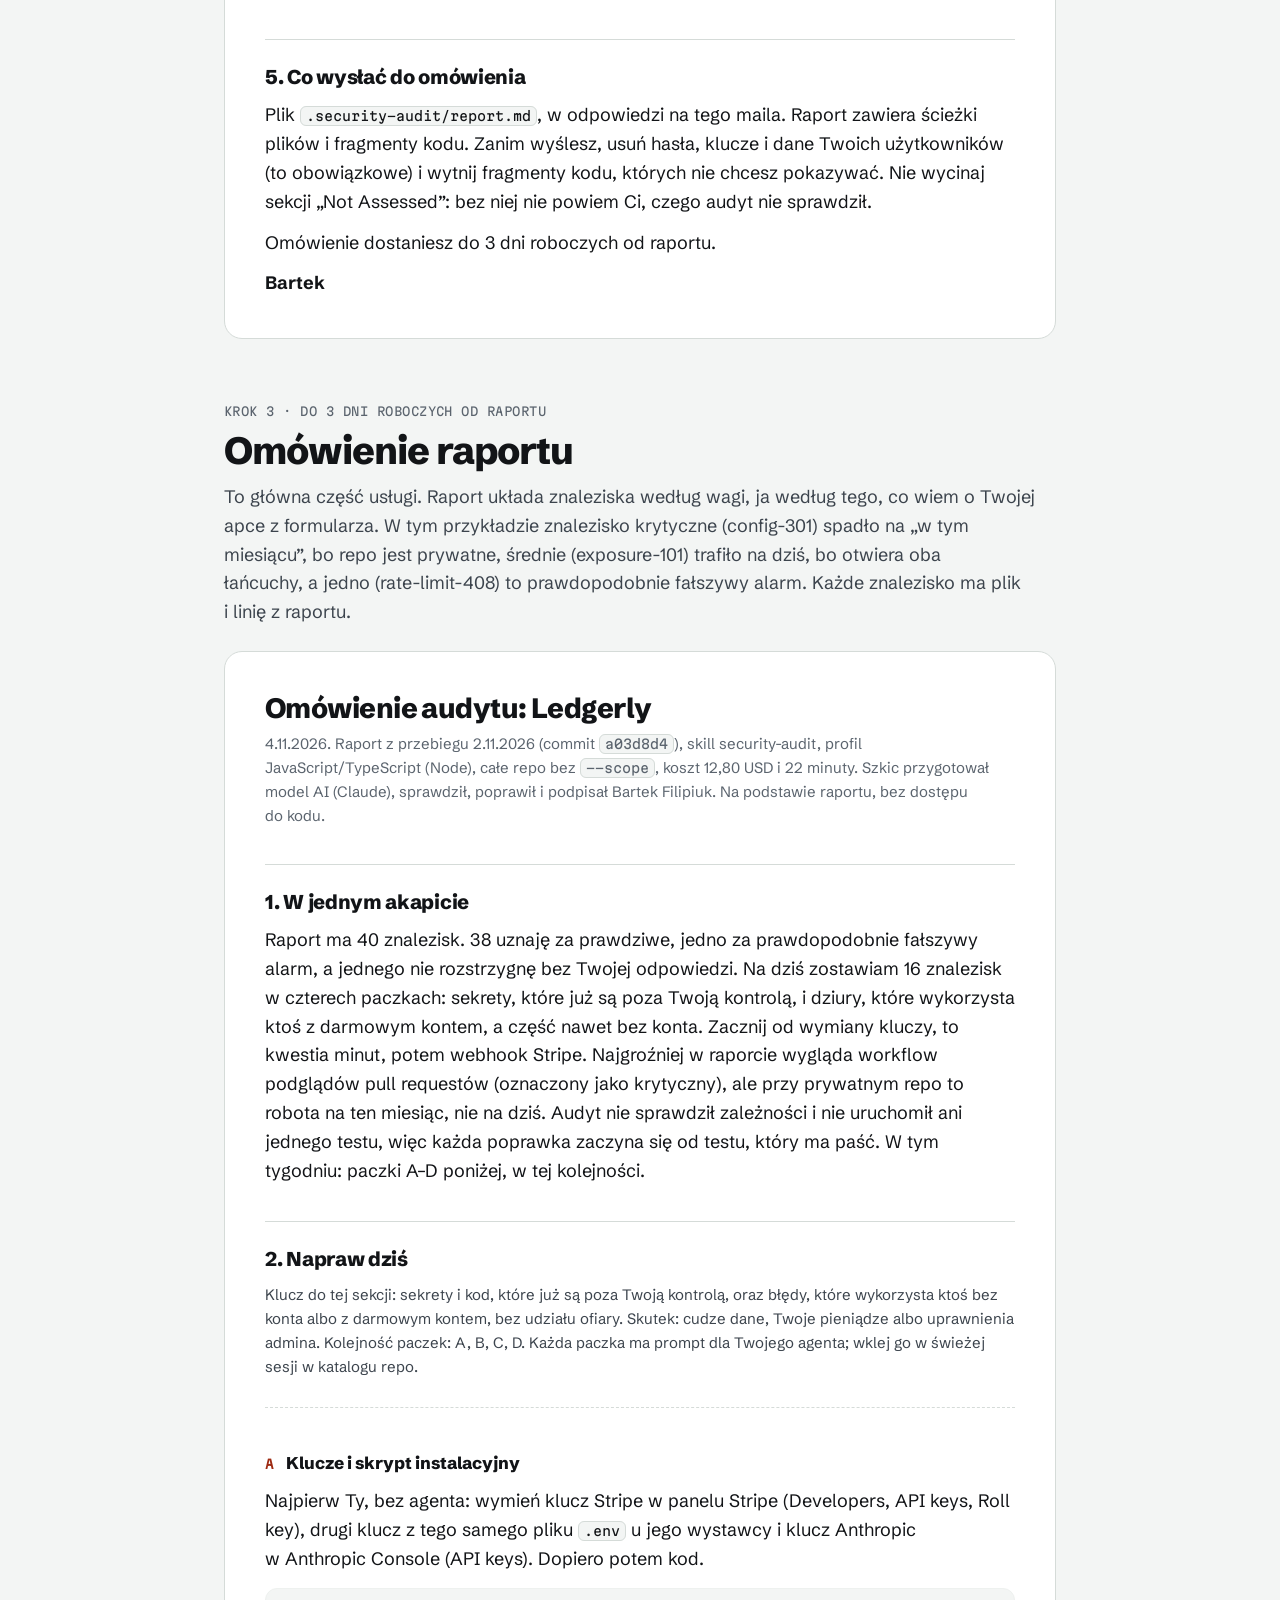
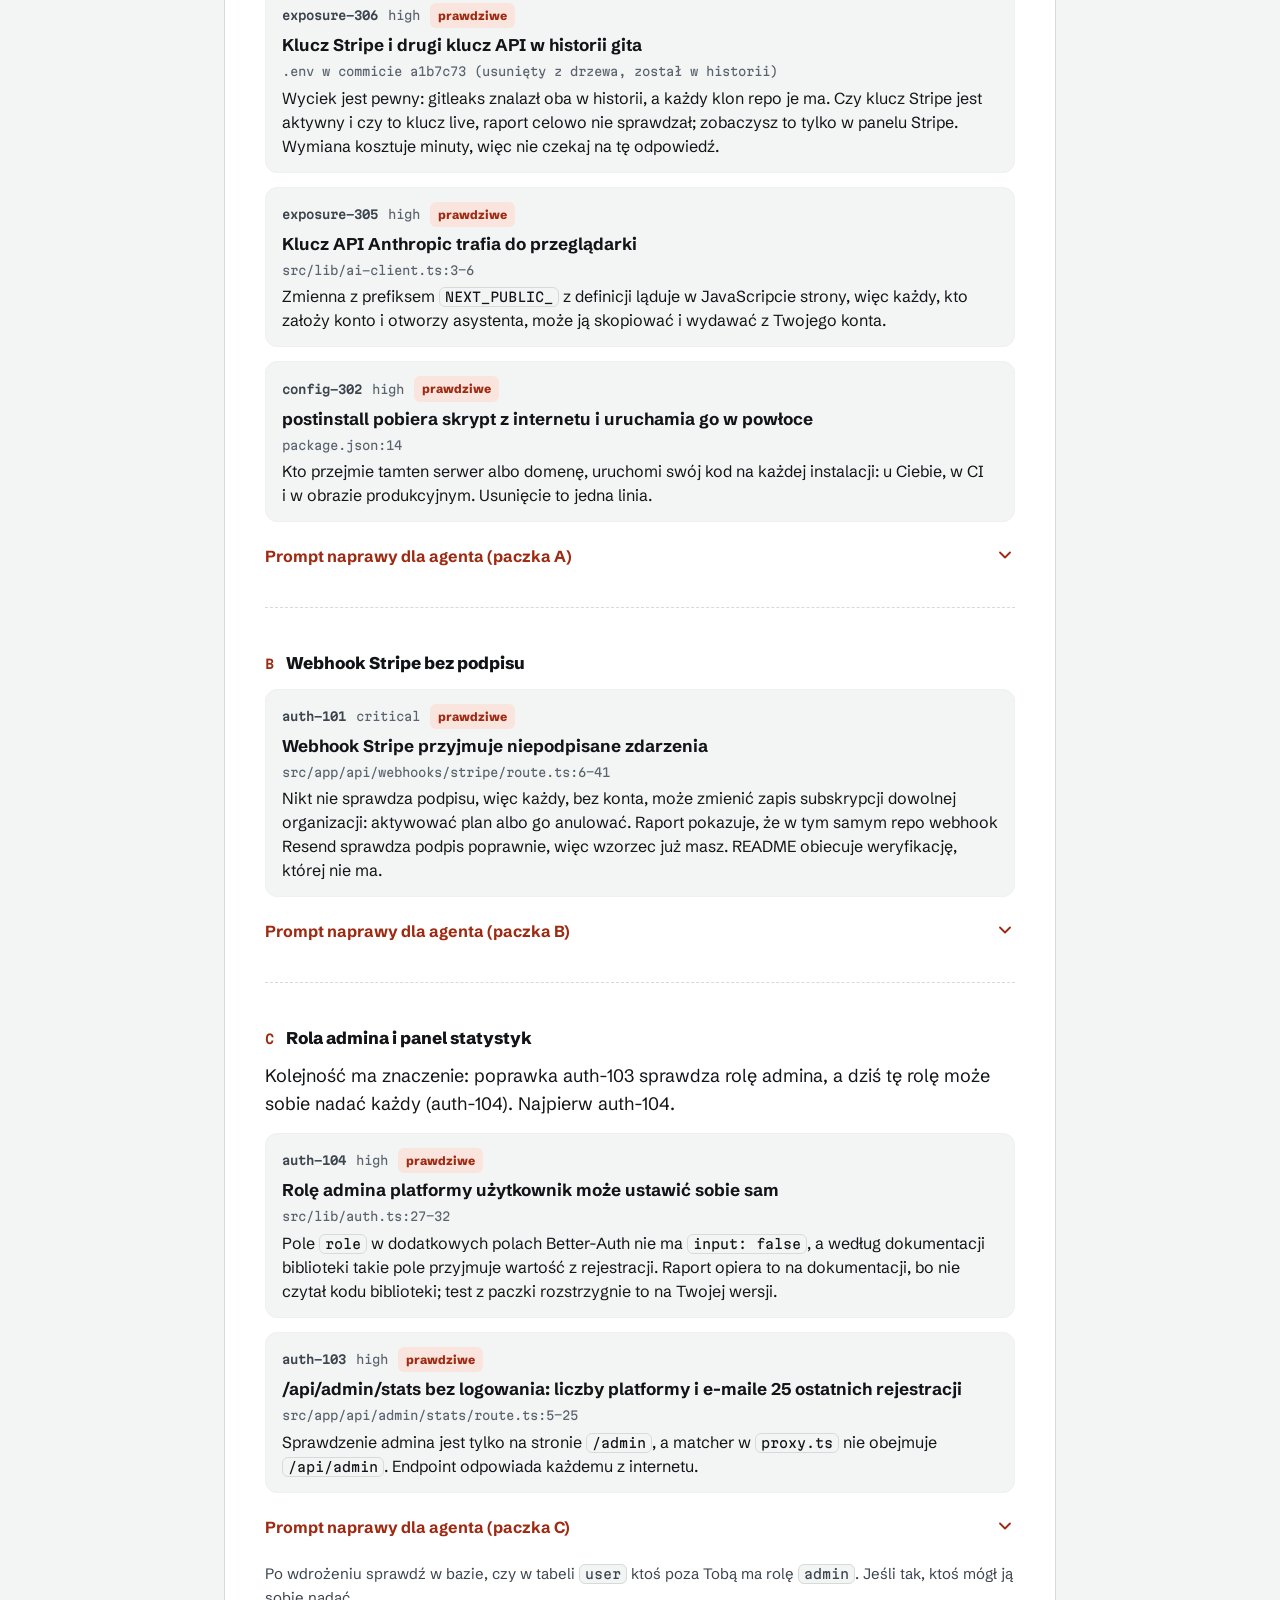
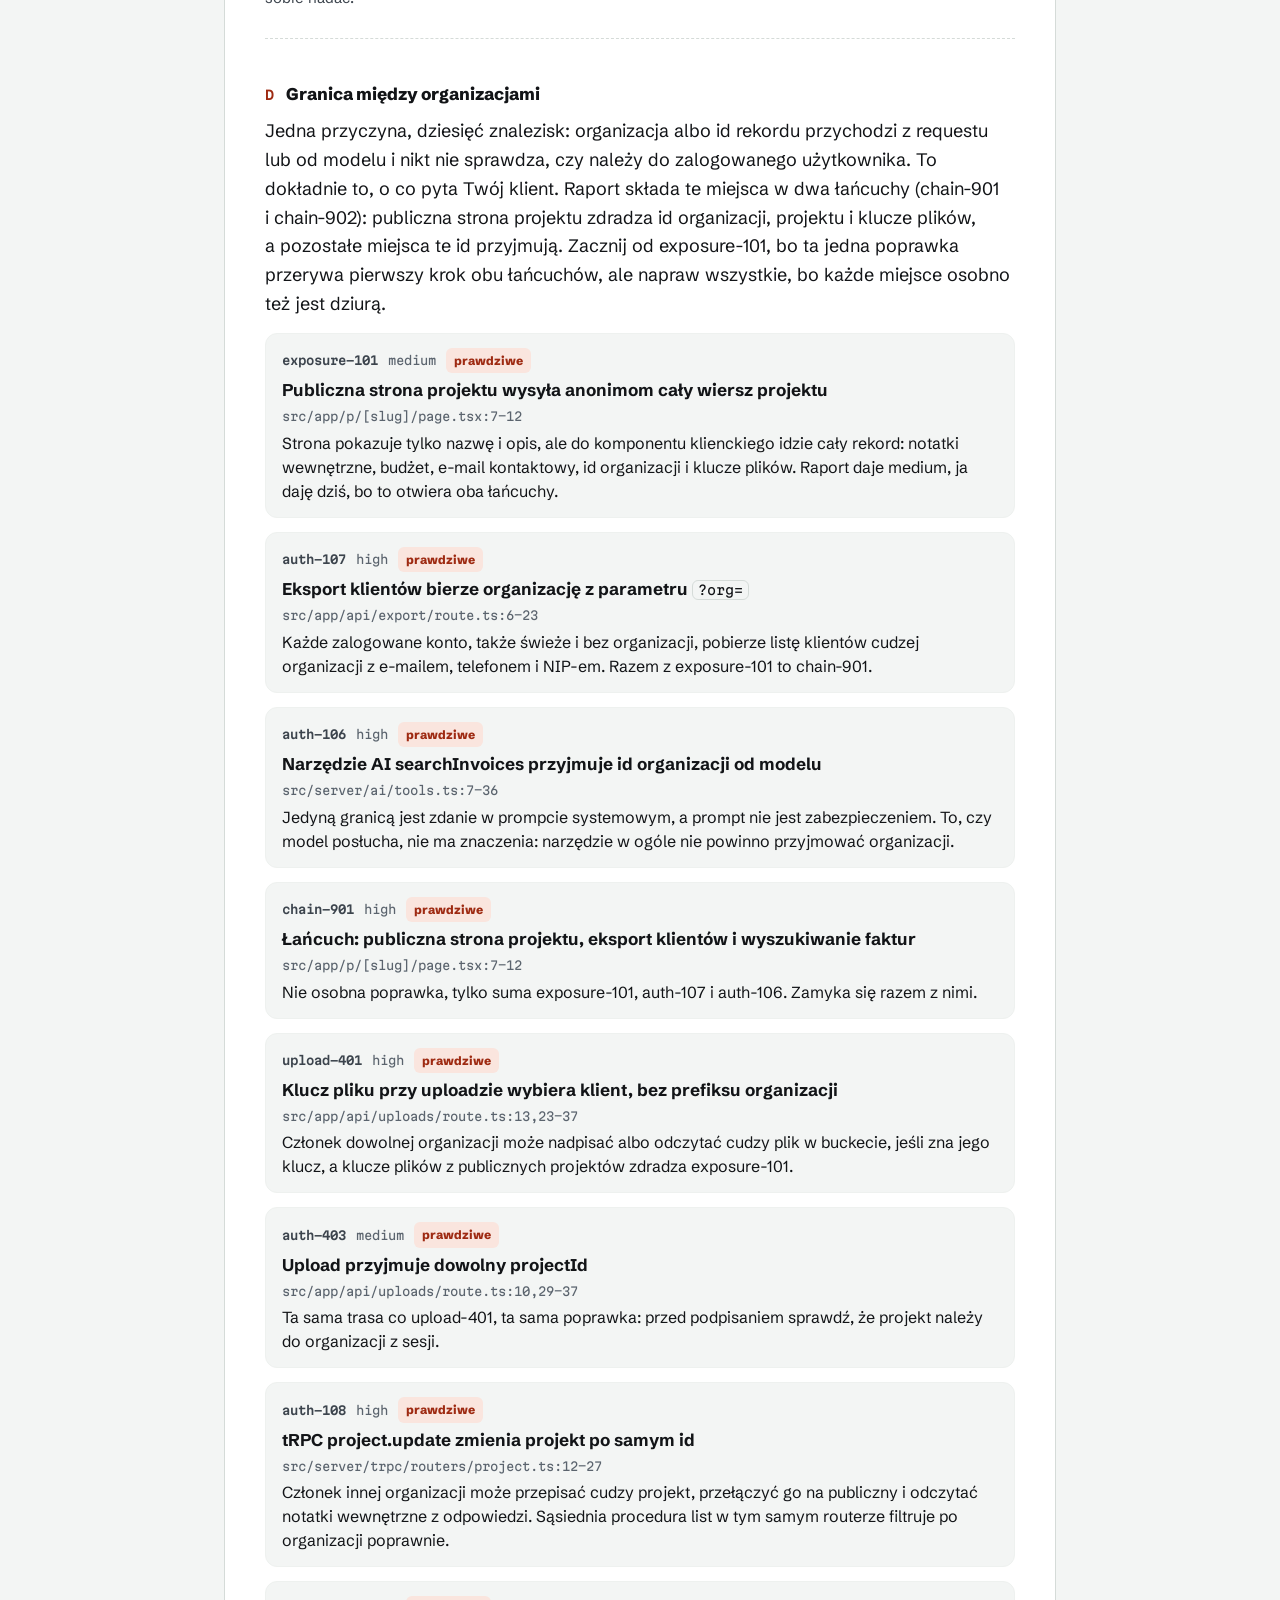
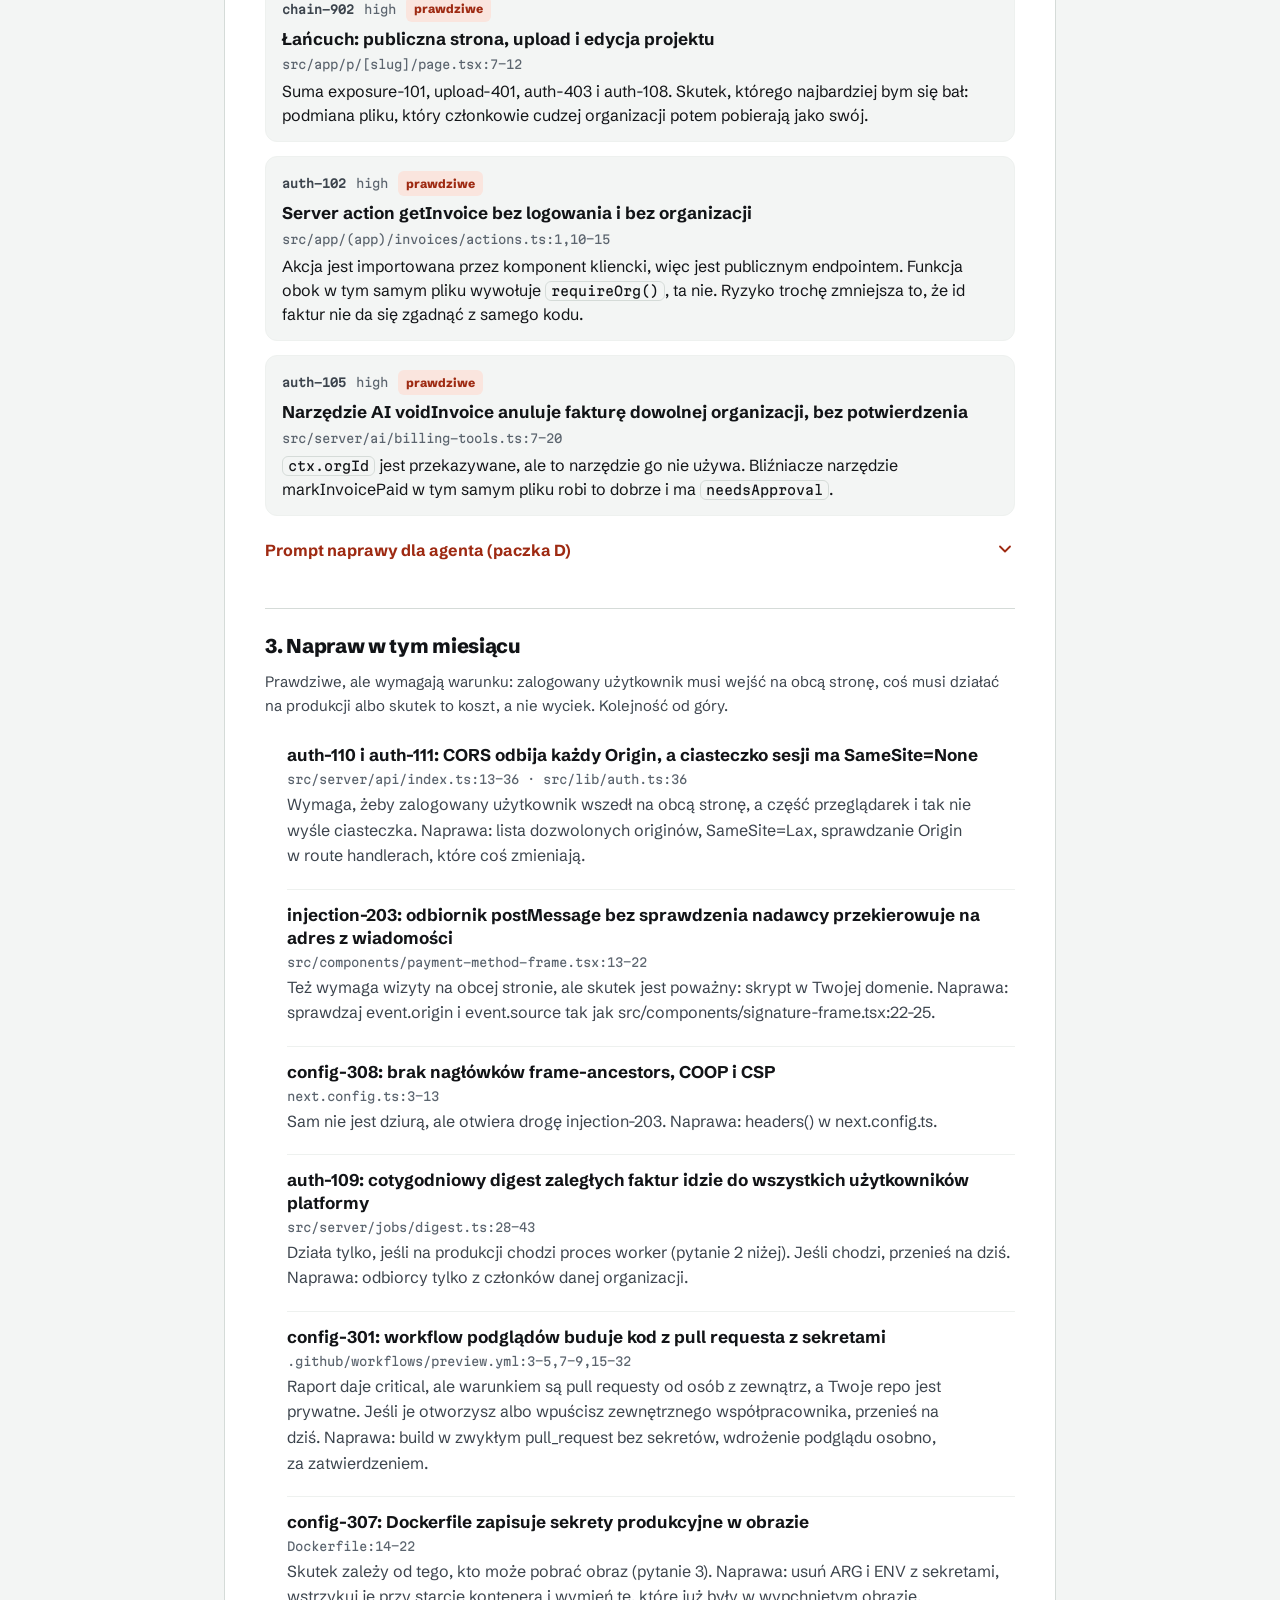
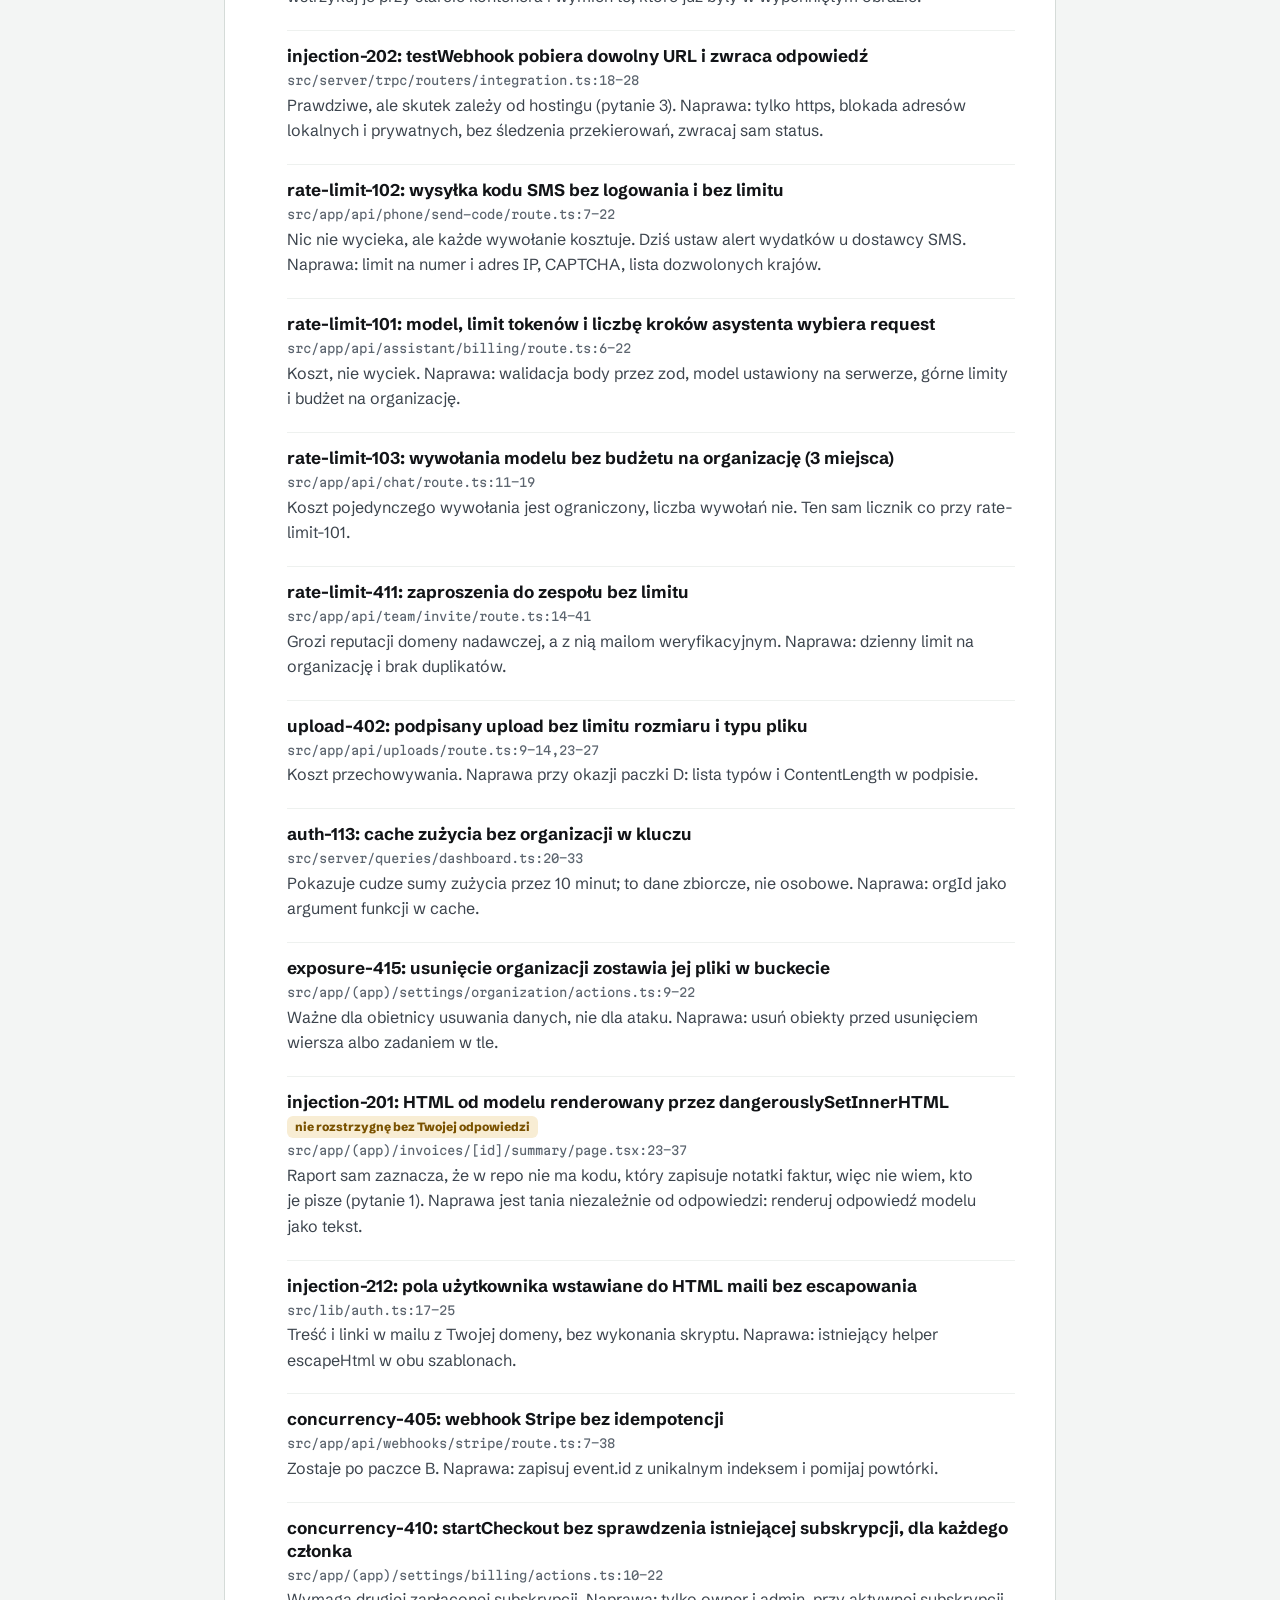
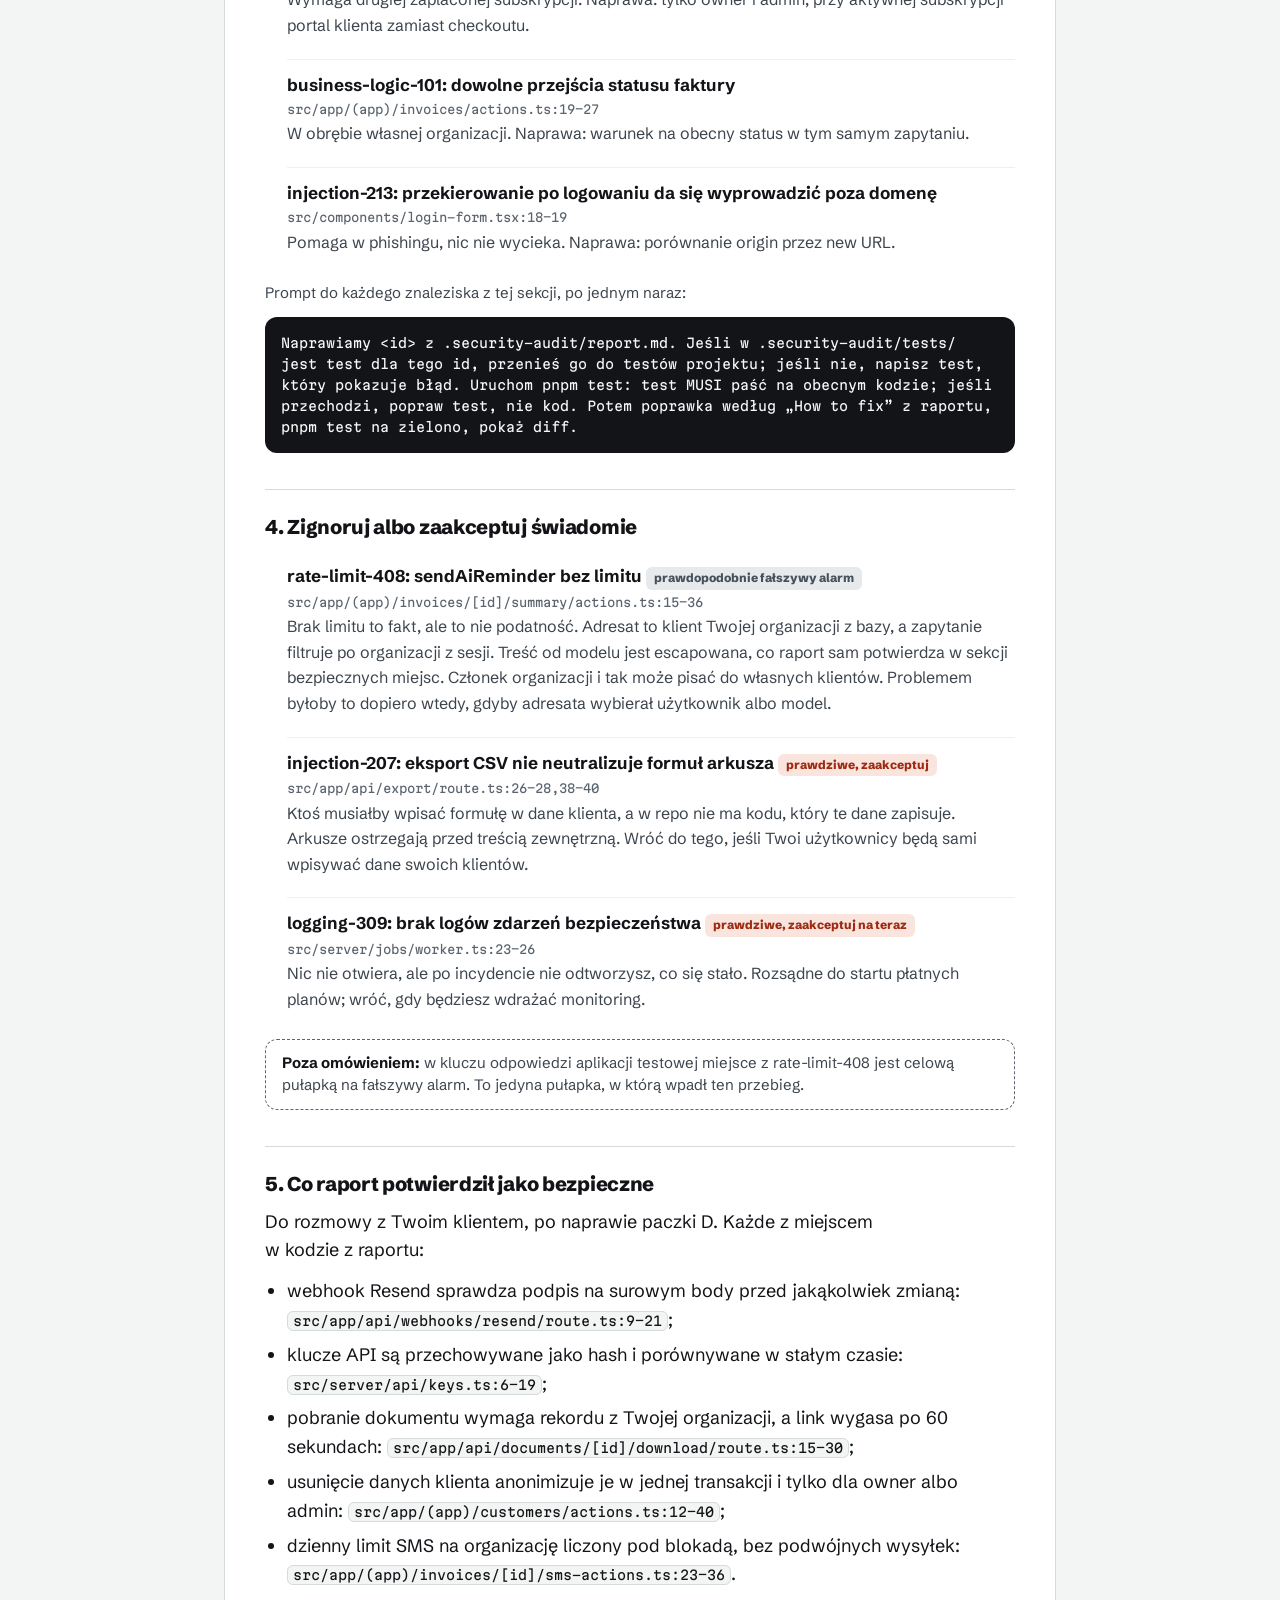
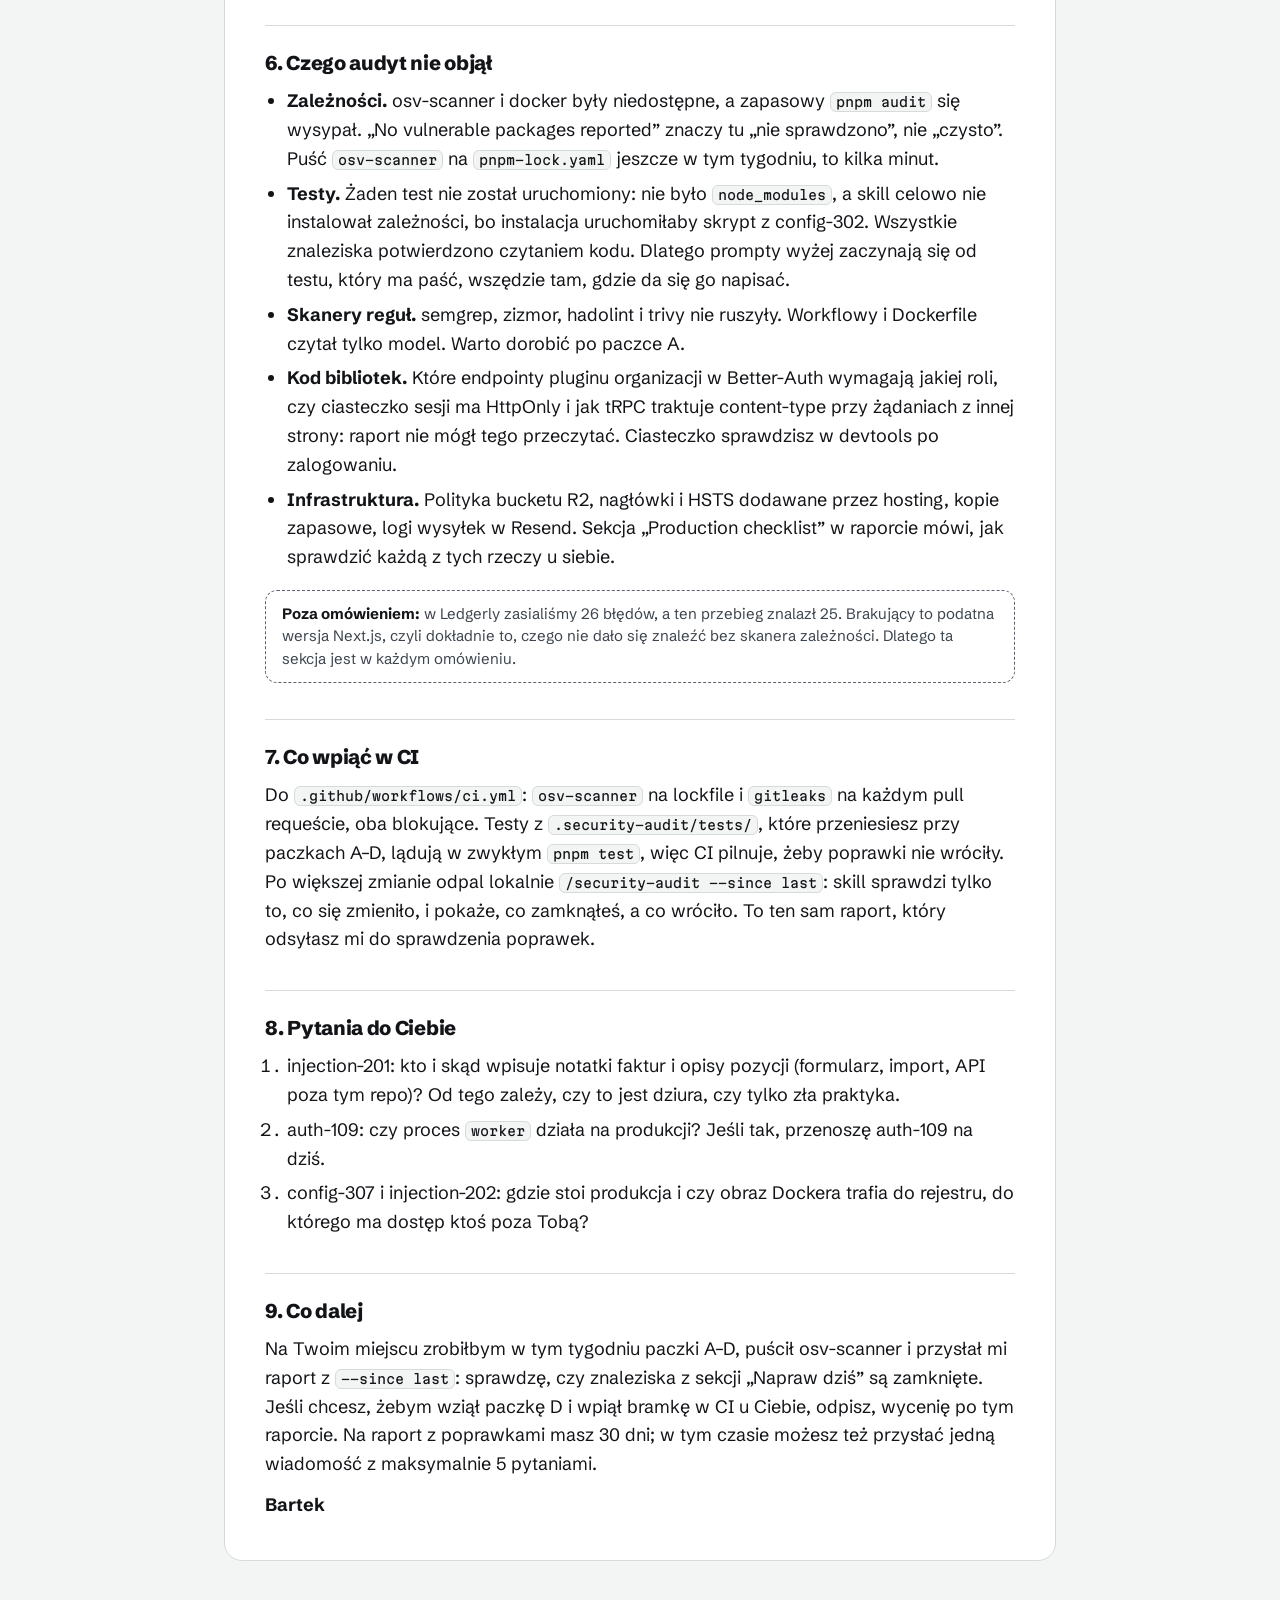
<file: site/audyt/przyklad/index.html>
<!doctype html>
<html lang="pl">
<head>
<meta charset="utf-8">
<meta name="viewport" content="width=device-width, initial-scale=1">
<title>Przykład: karta uruchomienia i omówienie raportu · Audyt z omówieniem</title>
<meta name="description" content="Pełny przykład usługi Audyt z omówieniem na aplikacji testowej Ledgerly: odpowiedzi z formularza, karta uruchomienia z komendą i kosztem oraz pisemne omówienie raportu z kolejnością napraw i promptami dla agenta.">
<meta property="og:title" content="Przykład: karta uruchomienia i omówienie raportu">
<meta property="og:description" content="Formularz, karta uruchomienia i omówienie raportu na aplikacji testowej z celowo wstawionymi błędami. Tak wygląda to, co dostajesz za 590 zł.">
<meta property="og:type" content="article">
<meta property="og:locale" content="pl_PL">
<meta name="theme-color" content="#f3f5f4">
<link rel="icon" href="../../favicon.svg" type="image/svg+xml">
<link rel="preload" href="../../fonts/schibsted-grotesk-latin-wght-normal.woff2" as="font" type="font/woff2" crossorigin>
<link rel="stylesheet" href="../../css/site.css">
<link rel="stylesheet" href="przyklad.css">
<script defer src="https://stats.67projects.app/ascii.js" data-website-id="b5f7da77-02c9-419d-afe4-8e0501709261" data-domains="security.devince.dev"></script>
</head>
<body>

<header class="top">
  <div class="wrap">
    <a class="brand" href="../">Devince <span>· Audyt z omówieniem</span></a>
    <nav aria-label="Strona">
      <a href="../">Oferta</a>
      <a href="#karta">Karta</a>
      <a href="#omowienie">Omówienie</a>
      <a class="btn" href="../#zamow" data-umami-event="audyt-przyklad-cta-nav">Zamów · 590 zł</a>
    </nav>
  </div>
</header>

<main class="doc">

<p class="part-label"><a href="../">Audyt z omówieniem</a> · przykład</p>
<h1>Tak wygląda karta uruchomienia i omówienie raportu</h1>
<p class="lede">Raport z audytu ma 40 znalezisk, w tym 2 oznaczone jako krytyczne. Z omówienia wiesz, że dziś naprawiasz 16, jedno krytyczne może poczekać do końca miesiąca, jedno to prawdopodobnie fałszywy alarm, a zależności nikt nie sprawdził. Poniżej trzy dokumenty w kolejności, w jakiej powstają: Twój formularz, karta uruchomienia i omówienie.</p>

<p class="sample-note"><strong>To jest przykład.</strong> Audyt odpaliliśmy na Ledgerly, naszej aplikacji testowej z celowo wstawionymi błędami, a odpowiedzi z formularza wymyśliliśmy na potrzeby przykładu. Raport, ścieżki plików i numery linii są prawdziwe, z przebiegu z 2 listopada 2026.</p>

<ol class="toc">
  <li><a href="#formularz">1. Formularz klienta</a> <span>· co wpisujesz po zakupie</span></li>
  <li><a href="#karta">2. Karta uruchomienia</a> <span>· komenda, zakres, koszt</span></li>
  <li><a href="#omowienie">3. Omówienie raportu</a> <span>· co prawdziwe, co naprawić najpierw</span></li>
  <li><a href="https://security-audit.dev/raporty/ledgerly.html" rel="noopener">Pełny raport z audytu</a> <span>· 40 znalezisk, na security-audit.dev</span></li>
</ol>

<!-- 1. FORMULARZ -->
<section class="part" id="formularz" aria-labelledby="formularz-h">
  <p class="part-label">Krok 1 · 10 minut po zakupie</p>
  <h2 id="formularz-h">Formularz klienta (przykład)</h2>
  <p class="part-intro">Pytania są te same, które dostaniesz po zakupie. Odpowiedzi wymyśliliśmy pod prawdziwy stack Ledgerly z jego <code>package.json</code>.</p>

  <div class="paper">
    <dl class="qa">
      <div><dt>1. Po co Ci ten audyt i co zrobisz z wynikiem?</dt><dd>Za miesiąc włączamy płatne plany. Pierwszy większy klient, biuro rachunkowe, pyta, jak chronimy dane jego klientów. Chcę wiedzieć, co naprawić przed startem, i mieć coś konkretnego do pokazania temu klientowi.</dd></div>
      <div><dt>2a. Na czym stoi Twoja apka?</dt><dd>JavaScript / TypeScript (Node, Next.js)</dd></div>
      <div><dt>2b. Framework, baza, logowanie i hosting w dwóch zdaniach</dt><dd>Next.js 16 (App Router) z tRPC i Hono, Postgres przez Drizzle, logowanie Better-Auth z organizacjami, płatności Stripe, pliki w R2, asystent AI na Anthropic przez AI SDK. Produkcja jako obraz Dockera, podglądy pull requestów na Vercelu, zadania w tle na pg-boss.</dd></div>
      <div><dt>3a. Ile plików ma repo? (<code>git ls-files | wc -l</code>)</dt><dd>90</dd></div>
      <div><dt>3b. Czy to monorepo?</dt><dd>Nie</dd></div>
      <div><dt>4. Co w Twojej apce ma najwięcej do stracenia? Wybierz do 3.</dt><dd>Płatności · Dane innych użytkowników · Funkcje AI (klucze, koszty)</dd></div>
      <div><dt>5a. Narzędzie i model</dt><dd>Claude Code przez API, Opus 5.5</dd></div>
      <div><dt>5b. Ile maksymalnie chcesz wydać na jeden przebieg (USD)?</dt><dd>20</dd></div>
      <div><dt>6. Komenda, którą odpalasz testy</dt><dd><code>pnpm test</code></dd></div>
      <div><dt>7a. Repo jest</dt><dd>Prywatne</dd></div>
      <div><dt>8. Kiedy odpalisz audyt?</dt><dd>W tym tygodniu</dd></div>
      <div><dt>Opcjonalnie: lista zależności</dt><dd><code>next 16.3.0</code>, <code>better-auth 1.6.27</code>, <code>drizzle-orm 0.45.2</code>, <code>@trpc/server 11.8.0</code>, <code>hono 4.12.25</code>, <code>stripe 22.3.1</code>, <code>ai 6.0.40</code>, <code>@ai-sdk/anthropic 3.0.12</code>, <code>pg-boss 10.1.0</code>, <code>@aws-sdk/client-s3 3.890.0</code>, <code>resend 6.1.0</code>, <code>svix 1.76.1</code>, <code>zod 4.1.5</code> i 10 innych</dd></div>
    </dl>
  </div>
  <p class="aside"><strong>Poza przykładem:</strong> liczbę plików zmierzyliśmy naprawdę. <code>git ls-files</code> na katalogu aplikacji testowej daje 90, tyle samo co zliczenie plików bez <code>node_modules</code>.</p>
</section>

<!-- 2. KARTA -->
<section class="part" id="karta" aria-labelledby="karta-h">
  <p class="part-label">Krok 2 · do 2 dni roboczych od formularza</p>
  <h2 id="karta-h">Karta uruchomienia</h2>
  <p class="part-intro">Dostajesz ją mailem. Mówi, jaką komendę wpisać, dlaczego z tymi flagami, ile to mniej więcej kosztuje i co mi potem odesłać.</p>

  <article class="paper">
    <h3>Karta uruchomienia: Ledgerly</h3>
    <p class="meta">31.10.2026. Przygotowana na podstawie Twojego formularza z 30.10.2026. Jeśli coś się nie zgadza, odpisz na tego maila, zanim odpalisz audyt.</p>

    <h4>1. Co sprawdzimy i dlaczego</h4>
    <p>Z formularza: za miesiąc startują płatne plany, a klient pyta, jak chronicie dane jego klientów. Dlatego w omówieniu najpierw dostaniesz listę rzeczy do naprawy przed startem, ułożoną według pilności, a osobno to, co raport potwierdził jako bezpieczne, z miejscem w kodzie, do rozmowy z tym klientem.</p>
    <p>Twój stack: Next.js 16 (App Router), tRPC i Hono, Postgres z Drizzle, Better-Auth z organizacjami, Stripe, AI SDK z Anthropic, pg-boss. Profil skilla: JavaScript/TypeScript (Node), flaga <code>--stack js</code>. Ten profil zna wszystkie te biblioteki. Czego nie pokrywa: skanery reguł (semgrep dla kodu, zizmor dla workflowów GitHuba, hadolint i trivy dla Dockerfile) działają tylko wtedy, gdy masz je zainstalowane albo działa docker. Bez nich raport wpisze je jako niewykonane, a workflowy i Dockerfile zostaną przeczytane tylko przez model.</p>
    <p>Na co szczególnie patrzymy w Twoim stacku:</p>
    <ul>
      <li>server actions (<code>"use server"</code>) i route handlery, które biorą id z requestu i nie sprawdzają, czy rekord należy do organizacji zalogowanego użytkownika;</li>
      <li>ścieżki, których nie obejmuje matcher w <code>proxy.ts</code>: sprawdzenie logowania tylko w layoucie albo na stronie nie chroni <code>/api</code>;</li>
      <li>webhook Stripe: czy podpis jest sprawdzany, zanim cokolwiek zapisze się w bazie;</li>
      <li>Better-Auth: dodatkowe pola użytkownika (np. rola), które da się ustawić przy rejestracji, i ustawienia ciasteczek sesji;</li>
      <li>narzędzia asystenta AI: czy model może sam wybrać organizację, czy narzędzia, które coś zmieniają, wymagają potwierdzenia, i czy model oraz limit tokenów ustawia serwer, a nie request;</li>
      <li>zmienne z prefiksem <code>NEXT_PUBLIC_</code>, które trafiają do przeglądarki.</li>
    </ul>
    <p>Priorytet według Twojej odpowiedzi na pytanie 4: płatności, dane innych użytkowników, funkcje AI.</p>

    <h4>2. Przed startem (5 minut)</h4>
    <ul>
      <li>Claude Code przez API, limit 20 USD. Szacowany koszt tego przebiegu: 11,71–18 USD, czas około 32 minut. Podstawa: dwa pełne przebiegi Claude Code z Opus 5.5 na naszej aplikacji testowej z tym samym stackiem (Next.js, Drizzle) i podobnej wielkości, w październiku 2026: 11,71 USD i 32 minuty oraz 18 USD.</li>
      <li>Node 20 lub nowszy, repo sklonowane lokalnie, gałąź <code>main</code>, czyste drzewo (<code>git status</code> nic nie pokazuje).</li>
      <li>Instalacja skilla:
<pre><code>git clone https://github.com/bartek-filipiuk/security-audit-skill ~/.claude/skills/security-audit</code></pre></li>
      <li>Skanery: <code>osv-scanner</code> i <code>gitleaks</code> w <code>PATH</code> albo działający docker. Bez nich raport nie sprawdzi zależności ani sekretów w historii gita. Masz workflowy GitHuba i Dockerfile, więc jeśli możesz, dołóż też <code>zizmor</code>, <code>hadolint</code> i <code>trivy</code>.</li>
      <li>Testy: zainstaluj zależności tak, jak robisz to na co dzień, żeby testy regresyjne, które napisze skill, dało się uruchomić przez <code>pnpm test</code>. Jeśli testów jest mało, skill zapisze to jako lukę, a nie błąd.</li>
      <li>Skill nie startuje Twojej apki i nie zmienia kodu poza katalogiem <code>.security-audit/</code>. Wynik ląduje w tym katalogu. Zanim zrobisz commit, sprawdź, że jest w <code>.gitignore</code>.</li>
    </ul>

    <h4>3. Uruchomienie</h4>
    <p>W katalogu repo, w świeżej sesji Claude Code:</p>
<pre><code>/security-audit --stack js</code></pre>
    <p>Dlaczego tak: bez <code>--scope</code>, bo 90 plików to małe repo i pełny przebieg mieści się w Twoim limicie 20 USD. <code>--stack js</code> tylko przypina profil; skill i tak wykryłby go z <code>package.json</code>.</p>
    <p>Czas: około 32 minut. Skill pokazuje postęp. Nie przerywaj w fazie weryfikacji.</p>

    <h4>4. Jeśli coś pójdzie nie tak</h4>
    <ul>
      <li>Koszt zbliża się do limitu: przerwij i odpisz. Dostaniesz węższy zakres, np. <code>--scope payments,ai</code>.</li>
      <li>Błąd przy instalacji albo nieznana flaga: wklej komunikat w odpowiedzi na tego maila. Odpowiadam do 2 dni roboczych.</li>
      <li>Testy nie przechodzą przed audytem: to nie blokuje audytu, ale wynik testów regresyjnych będzie niepełny. Napisz, jak odpalasz testy u siebie.</li>
    </ul>

    <h4>5. Co wysłać do omówienia</h4>
    <p>Plik <code>.security-audit/report.md</code>, w odpowiedzi na tego maila. Raport zawiera ścieżki plików i fragmenty kodu. Zanim wyślesz, usuń hasła, klucze i dane Twoich użytkowników (to obowiązkowe) i wytnij fragmenty kodu, których nie chcesz pokazywać. Nie wycinaj sekcji „Not Assessed”: bez niej nie powiem Ci, czego audyt nie sprawdził.</p>
    <p>Omówienie dostaniesz do 3 dni roboczych od raportu.</p>
    <p class="sign">Bartek</p>
  </article>
</section>

<!-- 3. OMÓWIENIE -->
<section class="part" id="omowienie" aria-labelledby="omowienie-h">
  <p class="part-label">Krok 3 · do 3 dni roboczych od raportu</p>
  <h2 id="omowienie-h">Omówienie raportu</h2>
  <p class="part-intro">To główna część usługi. Raport układa znaleziska według wagi, ja według tego, co wiem o Twojej apce z formularza. W tym przykładzie znalezisko krytyczne (config-301) spadło na „w tym miesiącu”, bo repo jest prywatne, średnie (exposure-101) trafiło na dziś, bo otwiera oba łańcuchy, a jedno (rate-limit-408) to prawdopodobnie fałszywy alarm. Każde znalezisko ma plik i linię z raportu.</p>

  <article class="paper">
    <h3>Omówienie audytu: Ledgerly</h3>
    <p class="meta">4.11.2026. Raport z przebiegu 2.11.2026 (commit <code>a03d8d4</code>), skill security-audit, profil JavaScript/TypeScript (Node), całe repo bez <code>--scope</code>, koszt 12,80 USD i 22 minuty. Szkic przygotował model AI (Claude), sprawdził, poprawił i podpisał Bartek Filipiuk. Na podstawie raportu, bez dostępu do kodu.</p>

    <h4>1. W jednym akapicie</h4>
    <p>Raport ma 40 znalezisk. 38 uznaję za prawdziwe, jedno za prawdopodobnie fałszywy alarm, a jednego nie rozstrzygnę bez Twojej odpowiedzi. Na dziś zostawiam 16 znalezisk w czterech paczkach: sekrety, które już są poza Twoją kontrolą, i dziury, które wykorzysta ktoś z darmowym kontem, a część nawet bez konta. Zacznij od wymiany kluczy, to kwestia minut, potem webhook Stripe. Najgroźniej w raporcie wygląda workflow podglądów pull requestów (oznaczony jako krytyczny), ale przy prywatnym repo to robota na ten miesiąc, nie na dziś. Audyt nie sprawdził zależności i nie uruchomił ani jednego testu, więc każda poprawka zaczyna się od testu, który ma paść. W tym tygodniu: paczki A–D poniżej, w tej kolejności.</p>

    <h4>2. Napraw dziś</h4>
    <p class="small">Klucz do tej sekcji: sekrety i kod, które już są poza Twoją kontrolą, oraz błędy, które wykorzysta ktoś bez konta albo z darmowym kontem, bez udziału ofiary. Skutek: cudze dane, Twoje pieniądze albo uprawnienia admina. Kolejność paczek: A, B, C, D. Każda paczka ma prompt dla Twojego agenta; wklej go w świeżej sesji w katalogu repo.</p>

    <!-- A -->
    <section class="pkg" aria-labelledby="pkg-a">
      <h5 class="pkg-title" id="pkg-a"><span class="n">A</span>Klucze i skrypt instalacyjny</h5>
      <p>Najpierw Ty, bez agenta: wymień klucz Stripe w panelu Stripe (Developers, API keys, Roll key), drugi klucz z tego samego pliku <code>.env</code> u jego wystawcy i klucz Anthropic w Anthropic Console (API keys). Dopiero potem kod.</p>

      <div class="f">
        <div class="f-head"><span class="fid">exposure-306</span><span class="sev">high</span><span class="v v-true">prawdziwe</span></div>
        <div class="what">Klucz Stripe i drugi klucz API w historii gita</div>
        <div class="where">.env w commicie a1b7c73 (usunięty z drzewa, został w historii)</div>
        <p>Wyciek jest pewny: gitleaks znalazł oba w historii, a każdy klon repo je ma. Czy klucz Stripe jest aktywny i czy to klucz live, raport celowo nie sprawdzał; zobaczysz to tylko w panelu Stripe. Wymiana kosztuje minuty, więc nie czekaj na tę odpowiedź.</p>
      </div>
      <div class="f">
        <div class="f-head"><span class="fid">exposure-305</span><span class="sev">high</span><span class="v v-true">prawdziwe</span></div>
        <div class="what">Klucz API Anthropic trafia do przeglądarki</div>
        <div class="where">src/lib/ai-client.ts:3-6</div>
        <p>Zmienna z prefiksem <code>NEXT_PUBLIC_</code> z definicji ląduje w JavaScripcie strony, więc każdy, kto założy konto i otworzy asystenta, może ją skopiować i wydawać z Twojego konta.</p>
      </div>
      <div class="f">
        <div class="f-head"><span class="fid">config-302</span><span class="sev">high</span><span class="v v-true">prawdziwe</span></div>
        <div class="what">postinstall pobiera skrypt z internetu i uruchamia go w powłoce</div>
        <div class="where">package.json:14</div>
        <p>Kto przejmie tamten serwer albo domenę, uruchomi swój kod na każdej instalacji: u Ciebie, w CI i w obrazie produkcyjnym. Usunięcie to jedna linia.</p>
      </div>

      <details>
        <summary>Prompt naprawy dla agenta (paczka A)<span class="chev" aria-hidden="true"><svg width="20" height="20" viewBox="0 0 24 24" fill="none" stroke="#9e2a12" stroke-width="2.2" stroke-linecap="round" stroke-linejoin="round"><path d="M6 9l6 6 6-6"/></svg></span></summary>
<pre class="wrap-text"><code>Naprawiamy trzy znaleziska z .security-audit/report.md, w tej kolejności. Klucze u dostawców już wymieniłem, Ty zajmij się kodem. Przy punktach 1 i 2 najpierw test, potem poprawka.

1. exposure-305, src/lib/ai-client.ts:3-6. Przenieś .security-audit/tests/exposure-305.browser-key.test.ts do testów projektu i uruchom pnpm test. Test MUSI paść na obecnym kodzie; jeśli przechodzi, popraw test, nie kod. Potem usuń src/lib/ai-client.ts i NEXT_PUBLIC_ANTHROPIC_API_KEY z .env.example, a podpowiedź przypomnienia z src/components/assistant-panel.tsx przenieś do server action za requireOrg(), która używa serwerowego ANTHROPIC_API_KEY. Uruchom pnpm test: nowy test przechodzi.

2. config-302, package.json:14. Przenieś .security-audit/tests/config-302.postinstall.test.ts, uruchom: MUSI paść. Usuń skrypt postinstall. Jeśli to narzędzie jest potrzebne do budowania, zatrzymaj się i zapytaj mnie, zanim cokolwiek dodasz. Test przechodzi.

3. exposure-306. Nie ruszaj historii gita. Dodaj do .github/workflows/ci.yml krok gitleaks, który blokuje push z sekretem.

Na koniec: pnpm test, lista zmienionych plików i diff. Nie zmieniaj niczego poza tymi miejscami.</code></pre>
      </details>
    </section>

    <!-- B -->
    <section class="pkg" aria-labelledby="pkg-b">
      <h5 class="pkg-title" id="pkg-b"><span class="n">B</span>Webhook Stripe bez podpisu</h5>
      <div class="f">
        <div class="f-head"><span class="fid">auth-101</span><span class="sev">critical</span><span class="v v-true">prawdziwe</span></div>
        <div class="what">Webhook Stripe przyjmuje niepodpisane zdarzenia</div>
        <div class="where">src/app/api/webhooks/stripe/route.ts:6-41</div>
        <p>Nikt nie sprawdza podpisu, więc każdy, bez konta, może zmienić zapis subskrypcji dowolnej organizacji: aktywować plan albo go anulować. Raport pokazuje, że w tym samym repo webhook Resend sprawdza podpis poprawnie, więc wzorzec już masz. README obiecuje weryfikację, której nie ma.</p>
      </div>
      <details>
        <summary>Prompt naprawy dla agenta (paczka B)<span class="chev" aria-hidden="true"><svg width="20" height="20" viewBox="0 0 24 24" fill="none" stroke="#9e2a12" stroke-width="2.2" stroke-linecap="round" stroke-linejoin="round"><path d="M6 9l6 6 6-6"/></svg></span></summary>
<pre class="wrap-text"><code>Naprawiamy auth-101 z .security-audit/report.md: webhook Stripe w src/app/api/webhooks/stripe/route.ts:6-41 nie sprawdza podpisu.

Najpierw test: przenieś .security-audit/tests/auth-101.stripe-webhook-signature.test.ts do testów projektu i uruchom pnpm test. Test MUSI paść na obecnym kodzie. Jeśli przechodzi, test niczego nie sprawdza: popraw test, nie kod.

Poprawka: czytaj surowe body przez request.text(), weryfikuj je przez stripe.webhooks.constructEvent z nagłówkiem stripe-signature i STRIPE_WEBHOOK_SECRET i zwracaj 400 przy błędzie, zanim cokolwiek zapiszesz. Plan przyjmuj tylko z listy znanych planów (pro, team). Wzorzec weryfikacji przed zapisem jest w src/app/api/webhooks/resend/route.ts. Popraw też zdanie o weryfikacji webhooków w README.md, jeśli po zmianie nadal się nie zgadza.

Uruchom pnpm test: nowy test przechodzi, reszta bez zmian. Pokaż diff.</code></pre>
      </details>
    </section>

    <!-- C -->
    <section class="pkg" aria-labelledby="pkg-c">
      <h5 class="pkg-title" id="pkg-c"><span class="n">C</span>Rola admina i panel statystyk</h5>
      <p>Kolejność ma znaczenie: poprawka auth-103 sprawdza rolę admina, a dziś tę rolę może sobie nadać każdy (auth-104). Najpierw auth-104.</p>
      <div class="f">
        <div class="f-head"><span class="fid">auth-104</span><span class="sev">high</span><span class="v v-true">prawdziwe</span></div>
        <div class="what">Rolę admina platformy użytkownik może ustawić sobie sam</div>
        <div class="where">src/lib/auth.ts:27-32</div>
        <p>Pole <code>role</code> w dodatkowych polach Better-Auth nie ma <code>input: false</code>, a według dokumentacji biblioteki takie pole przyjmuje wartość z rejestracji. Raport opiera to na dokumentacji, bo nie czytał kodu biblioteki; test z paczki rozstrzygnie to na Twojej wersji.</p>
      </div>
      <div class="f">
        <div class="f-head"><span class="fid">auth-103</span><span class="sev">high</span><span class="v v-true">prawdziwe</span></div>
        <div class="what">/api/admin/stats bez logowania: liczby platformy i e-maile 25 ostatnich rejestracji</div>
        <div class="where">src/app/api/admin/stats/route.ts:5-25</div>
        <p>Sprawdzenie admina jest tylko na stronie <code>/admin</code>, a matcher w <code>proxy.ts</code> nie obejmuje <code>/api/admin</code>. Endpoint odpowiada każdemu z internetu.</p>
      </div>
      <details>
        <summary>Prompt naprawy dla agenta (paczka C)<span class="chev" aria-hidden="true"><svg width="20" height="20" viewBox="0 0 24 24" fill="none" stroke="#9e2a12" stroke-width="2.2" stroke-linecap="round" stroke-linejoin="round"><path d="M6 9l6 6 6-6"/></svg></span></summary>
<pre class="wrap-text"><code>Dwie poprawki z .security-audit/report.md, w tej kolejności, bo druga opiera się na pierwszej. Przy każdej najpierw test, który MUSI paść na obecnym kodzie; jeśli przechodzi, popraw test, nie kod.

1. auth-104, src/lib/auth.ts:27-32. Przenieś .security-audit/tests/auth-104.role-not-client-writable.test.ts do testów projektu, uruchom pnpm test: ma paść. Ustaw input: false dla role (i dla emailDigest, jeśli ma się zmieniać tylko w ustawieniach). Rolę admina nadawaj tylko po stronie serwera. W requireAdmin (src/lib/session.ts:22-25) czytaj rolę z bazy, nie z sesji. Test przechodzi.

2. auth-103, src/app/api/admin/stats/route.ts:5-25. Przenieś .security-audit/tests/auth-103.admin-stats-auth.test.ts, uruchom: ma paść. Dodaj w samym handlerze sprawdzenie sesji i roli admina: 401 bez sesji, 403 bez roli. Nie polegaj na proxy.ts ani na stronie /admin. Test przechodzi.

Na koniec pnpm test i diff. Nie zmieniaj niczego poza tymi plikami.</code></pre>
      </details>
      <p class="small">Po wdrożeniu sprawdź w bazie, czy w tabeli <code>user</code> ktoś poza Tobą ma rolę <code>admin</code>. Jeśli tak, ktoś mógł ją sobie nadać.</p>
    </section>

    <!-- D -->
    <section class="pkg" aria-labelledby="pkg-d">
      <h5 class="pkg-title" id="pkg-d"><span class="n">D</span>Granica między organizacjami</h5>
      <p>Jedna przyczyna, dziesięć znalezisk: organizacja albo id rekordu przychodzi z requestu lub od modelu i nikt nie sprawdza, czy należy do zalogowanego użytkownika. To dokładnie to, o co pyta Twój klient. Raport składa te miejsca w dwa łańcuchy (chain-901 i chain-902): publiczna strona projektu zdradza id organizacji, projektu i klucze plików, a pozostałe miejsca te id przyjmują. Zacznij od exposure-101, bo ta jedna poprawka przerywa pierwszy krok obu łańcuchów, ale napraw wszystkie, bo każde miejsce osobno też jest dziurą.</p>

      <div class="f">
        <div class="f-head"><span class="fid">exposure-101</span><span class="sev">medium</span><span class="v v-true">prawdziwe</span></div>
        <div class="what">Publiczna strona projektu wysyła anonimom cały wiersz projektu</div>
        <div class="where">src/app/p/[slug]/page.tsx:7-12</div>
        <p>Strona pokazuje tylko nazwę i opis, ale do komponentu klienckiego idzie cały rekord: notatki wewnętrzne, budżet, e-mail kontaktowy, id organizacji i klucze plików. Raport daje medium, ja daję dziś, bo to otwiera oba łańcuchy.</p>
      </div>
      <div class="f">
        <div class="f-head"><span class="fid">auth-107</span><span class="sev">high</span><span class="v v-true">prawdziwe</span></div>
        <div class="what">Eksport klientów bierze organizację z parametru <code>?org=</code></div>
        <div class="where">src/app/api/export/route.ts:6-23</div>
        <p>Każde zalogowane konto, także świeże i bez organizacji, pobierze listę klientów cudzej organizacji z e-mailem, telefonem i NIP-em. Razem z exposure-101 to chain-901.</p>
      </div>
      <div class="f">
        <div class="f-head"><span class="fid">auth-106</span><span class="sev">high</span><span class="v v-true">prawdziwe</span></div>
        <div class="what">Narzędzie AI searchInvoices przyjmuje id organizacji od modelu</div>
        <div class="where">src/server/ai/tools.ts:7-36</div>
        <p>Jedyną granicą jest zdanie w prompcie systemowym, a prompt nie jest zabezpieczeniem. To, czy model posłucha, nie ma znaczenia: narzędzie w ogóle nie powinno przyjmować organizacji.</p>
      </div>
      <div class="f">
        <div class="f-head"><span class="fid">chain-901</span><span class="sev">high</span><span class="v v-true">prawdziwe</span></div>
        <div class="what">Łańcuch: publiczna strona projektu, eksport klientów i wyszukiwanie faktur</div>
        <div class="where">src/app/p/[slug]/page.tsx:7-12</div>
        <p>Nie osobna poprawka, tylko suma exposure-101, auth-107 i auth-106. Zamyka się razem z nimi.</p>
      </div>
      <div class="f">
        <div class="f-head"><span class="fid">upload-401</span><span class="sev">high</span><span class="v v-true">prawdziwe</span></div>
        <div class="what">Klucz pliku przy uploadzie wybiera klient, bez prefiksu organizacji</div>
        <div class="where">src/app/api/uploads/route.ts:13,23-37</div>
        <p>Członek dowolnej organizacji może nadpisać albo odczytać cudzy plik w buckecie, jeśli zna jego klucz, a klucze plików z publicznych projektów zdradza exposure-101.</p>
      </div>
      <div class="f">
        <div class="f-head"><span class="fid">auth-403</span><span class="sev">medium</span><span class="v v-true">prawdziwe</span></div>
        <div class="what">Upload przyjmuje dowolny projectId</div>
        <div class="where">src/app/api/uploads/route.ts:10,29-37</div>
        <p>Ta sama trasa co upload-401, ta sama poprawka: przed podpisaniem sprawdź, że projekt należy do organizacji z sesji.</p>
      </div>
      <div class="f">
        <div class="f-head"><span class="fid">auth-108</span><span class="sev">high</span><span class="v v-true">prawdziwe</span></div>
        <div class="what">tRPC project.update zmienia projekt po samym id</div>
        <div class="where">src/server/trpc/routers/project.ts:12-27</div>
        <p>Członek innej organizacji może przepisać cudzy projekt, przełączyć go na publiczny i odczytać notatki wewnętrzne z odpowiedzi. Sąsiednia procedura list w tym samym routerze filtruje po organizacji poprawnie.</p>
      </div>
      <div class="f">
        <div class="f-head"><span class="fid">chain-902</span><span class="sev">high</span><span class="v v-true">prawdziwe</span></div>
        <div class="what">Łańcuch: publiczna strona, upload i edycja projektu</div>
        <div class="where">src/app/p/[slug]/page.tsx:7-12</div>
        <p>Suma exposure-101, upload-401, auth-403 i auth-108. Skutek, którego najbardziej bym się bał: podmiana pliku, który członkowie cudzej organizacji potem pobierają jako swój.</p>
      </div>
      <div class="f">
        <div class="f-head"><span class="fid">auth-102</span><span class="sev">high</span><span class="v v-true">prawdziwe</span></div>
        <div class="what">Server action getInvoice bez logowania i bez organizacji</div>
        <div class="where">src/app/(app)/invoices/actions.ts:1,10-15</div>
        <p>Akcja jest importowana przez komponent kliencki, więc jest publicznym endpointem. Funkcja obok w tym samym pliku wywołuje <code>requireOrg()</code>, ta nie. Ryzyko trochę zmniejsza to, że id faktur nie da się zgadnąć z samego kodu.</p>
      </div>
      <div class="f">
        <div class="f-head"><span class="fid">auth-105</span><span class="sev">high</span><span class="v v-true">prawdziwe</span></div>
        <div class="what">Narzędzie AI voidInvoice anuluje fakturę dowolnej organizacji, bez potwierdzenia</div>
        <div class="where">src/server/ai/billing-tools.ts:7-20</div>
        <p><code>ctx.orgId</code> jest przekazywane, ale to narzędzie go nie używa. Bliźniacze narzędzie markInvoicePaid w tym samym pliku robi to dobrze i ma <code>needsApproval</code>.</p>
      </div>

      <details>
        <summary>Prompt naprawy dla agenta (paczka D)<span class="chev" aria-hidden="true"><svg width="20" height="20" viewBox="0 0 24 24" fill="none" stroke="#9e2a12" stroke-width="2.2" stroke-linecap="round" stroke-linejoin="round"><path d="M6 9l6 6 6-6"/></svg></span></summary>
<pre class="wrap-text"><code>Naprawiamy granicę między organizacjami, znaleziska z .security-audit/report.md. Zasada dla całej paczki: organizację zawsze bierzemy z sesji, nigdy z requestu ani od modelu, a każde zapytanie o rekord organizacji ma w where orgId z sesji.

Kolejność:
1. exposure-101, src/app/p/[slug]/page.tsx:7-12: do PublicProjectView przekazuj osobny obiekt z name, description i nazwami plików, nie cały wiersz z bazy.
2. auth-107, src/app/api/export/route.ts:6-23: ignoruj parametr org, używaj organizacji z sesji, eksport tylko dla roli owner albo admin.
3. auth-106, src/server/ai/tools.ts:7-36: usuń orgId ze schematu wejścia searchInvoices, używaj ctx.orgId.
4. upload-401 i auth-403, src/app/api/uploads/route.ts:13,23-37 oraz :10,29-37: klucz pliku generuje serwer w postaci orgId/projectId/uuid, klucz od klienta ignoruj; przed podpisaniem sprawdź, że projectId należy do organizacji z sesji, inaczej 404.
5. auth-108, src/server/trpc/routers/project.ts:12-27: update z warunkiem na id i ctx.orgId, jawna lista zwracanych kolumn, zmiana isPublic tylko dla owner albo admin.
6. auth-102, src/app/(app)/invoices/actions.ts:1,10-15: requireOrg() i warunek na orgId, tak jak w invoice.byId.
7. auth-105, src/server/ai/billing-tools.ts:7-20: warunek na ctx.orgId, needsApproval: true, narzędzie tylko dla owner albo admin.

Przy każdym punkcie osobno: najpierw test. Jeśli w .security-audit/tests/ jest test dla tego id (są dla auth-102, auth-105, auth-106, auth-107, auth-108 i upload-401), przenieś go do testów projektu. Jeśli nie ma, napisz test, który wywołuje kod z id rekordu innej organizacji i sprawdza, że nie dostaje ani nie zmienia cudzych danych. Uruchom pnpm test: nowy test MUSI paść na obecnym kodzie; jeśli przechodzi, popraw test, nie kod. Dopiero potem poprawka i pnpm test na zielono. Jeden commit na punkt.

Nie zmieniaj niczego poza tymi miejscami. Jeśli poprawka wymaga zmiany gdzie indziej, zatrzymaj się i zapytaj.</code></pre>
      </details>
    </section>

    <h4>3. Napraw w tym miesiącu</h4>
    <p class="small">Prawdziwe, ale wymagają warunku: zalogowany użytkownik musi wejść na obcą stronę, coś musi działać na produkcji albo skutek to koszt, a nie wyciek. Kolejność od góry.</p>
    <ul class="rows">
      <li><div class="what">auth-110 i auth-111: CORS odbija każdy Origin, a ciasteczko sesji ma SameSite=None</div><div class="where">src/server/api/index.ts:13-36 · src/lib/auth.ts:36</div><p>Wymaga, żeby zalogowany użytkownik wszedł na obcą stronę, a część przeglądarek i tak nie wyśle ciasteczka. Naprawa: lista dozwolonych originów, SameSite=Lax, sprawdzanie Origin w route handlerach, które coś zmieniają.</p></li>
      <li><div class="what">injection-203: odbiornik postMessage bez sprawdzenia nadawcy przekierowuje na adres z wiadomości</div><div class="where">src/components/payment-method-frame.tsx:13-22</div><p>Też wymaga wizyty na obcej stronie, ale skutek jest poważny: skrypt w Twojej domenie. Naprawa: sprawdzaj event.origin i event.source tak jak src/components/signature-frame.tsx:22-25.</p></li>
      <li><div class="what">config-308: brak nagłówków frame-ancestors, COOP i CSP</div><div class="where">next.config.ts:3-13</div><p>Sam nie jest dziurą, ale otwiera drogę injection-203. Naprawa: headers() w next.config.ts.</p></li>
      <li><div class="what">auth-109: cotygodniowy digest zaległych faktur idzie do wszystkich użytkowników platformy</div><div class="where">src/server/jobs/digest.ts:28-43</div><p>Działa tylko, jeśli na produkcji chodzi proces worker (pytanie 2 niżej). Jeśli chodzi, przenieś na dziś. Naprawa: odbiorcy tylko z członków danej organizacji.</p></li>
      <li><div class="what">config-301: workflow podglądów buduje kod z pull requesta z sekretami</div><div class="where">.github/workflows/preview.yml:3-5,7-9,15-32</div><p>Raport daje critical, ale warunkiem są pull requesty od osób z zewnątrz, a Twoje repo jest prywatne. Jeśli je otworzysz albo wpuścisz zewnętrznego współpracownika, przenieś na dziś. Naprawa: build w zwykłym pull_request bez sekretów, wdrożenie podglądu osobno, za zatwierdzeniem.</p></li>
      <li><div class="what">config-307: Dockerfile zapisuje sekrety produkcyjne w obrazie</div><div class="where">Dockerfile:14-22</div><p>Skutek zależy od tego, kto może pobrać obraz (pytanie 3). Naprawa: usuń ARG i ENV z sekretami, wstrzykuj je przy starcie kontenera i wymień te, które już były w wypchniętym obrazie.</p></li>
      <li><div class="what">injection-202: testWebhook pobiera dowolny URL i zwraca odpowiedź</div><div class="where">src/server/trpc/routers/integration.ts:18-28</div><p>Prawdziwe, ale skutek zależy od hostingu (pytanie 3). Naprawa: tylko https, blokada adresów lokalnych i prywatnych, bez śledzenia przekierowań, zwracaj sam status.</p></li>
      <li><div class="what">rate-limit-102: wysyłka kodu SMS bez logowania i bez limitu</div><div class="where">src/app/api/phone/send-code/route.ts:7-22</div><p>Nic nie wycieka, ale każde wywołanie kosztuje. Dziś ustaw alert wydatków u dostawcy SMS. Naprawa: limit na numer i adres IP, CAPTCHA, lista dozwolonych krajów.</p></li>
      <li><div class="what">rate-limit-101: model, limit tokenów i liczbę kroków asystenta wybiera request</div><div class="where">src/app/api/assistant/billing/route.ts:6-22</div><p>Koszt, nie wyciek. Naprawa: walidacja body przez zod, model ustawiony na serwerze, górne limity i budżet na organizację.</p></li>
      <li><div class="what">rate-limit-103: wywołania modelu bez budżetu na organizację (3 miejsca)</div><div class="where">src/app/api/chat/route.ts:11-19</div><p>Koszt pojedynczego wywołania jest ograniczony, liczba wywołań nie. Ten sam licznik co przy rate-limit-101.</p></li>
      <li><div class="what">rate-limit-411: zaproszenia do zespołu bez limitu</div><div class="where">src/app/api/team/invite/route.ts:14-41</div><p>Grozi reputacji domeny nadawczej, a z nią mailom weryfikacyjnym. Naprawa: dzienny limit na organizację i brak duplikatów.</p></li>
      <li><div class="what">upload-402: podpisany upload bez limitu rozmiaru i typu pliku</div><div class="where">src/app/api/uploads/route.ts:9-14,23-27</div><p>Koszt przechowywania. Naprawa przy okazji paczki D: lista typów i ContentLength w podpisie.</p></li>
      <li><div class="what">auth-113: cache zużycia bez organizacji w kluczu</div><div class="where">src/server/queries/dashboard.ts:20-33</div><p>Pokazuje cudze sumy zużycia przez 10 minut; to dane zbiorcze, nie osobowe. Naprawa: orgId jako argument funkcji w cache.</p></li>
      <li><div class="what">exposure-415: usunięcie organizacji zostawia jej pliki w buckecie</div><div class="where">src/app/(app)/settings/organization/actions.ts:9-22</div><p>Ważne dla obietnicy usuwania danych, nie dla ataku. Naprawa: usuń obiekty przed usunięciem wiersza albo zadaniem w tle.</p></li>
      <li><div class="what">injection-201: HTML od modelu renderowany przez dangerouslySetInnerHTML <span class="v v-unknown">nie rozstrzygnę bez Twojej odpowiedzi</span></div><div class="where">src/app/(app)/invoices/[id]/summary/page.tsx:23-37</div><p>Raport sam zaznacza, że w repo nie ma kodu, który zapisuje notatki faktur, więc nie wiem, kto je pisze (pytanie 1). Naprawa jest tania niezależnie od odpowiedzi: renderuj odpowiedź modelu jako tekst.</p></li>
      <li><div class="what">injection-212: pola użytkownika wstawiane do HTML maili bez escapowania</div><div class="where">src/lib/auth.ts:17-25</div><p>Treść i linki w mailu z Twojej domeny, bez wykonania skryptu. Naprawa: istniejący helper escapeHtml w obu szablonach.</p></li>
      <li><div class="what">concurrency-405: webhook Stripe bez idempotencji</div><div class="where">src/app/api/webhooks/stripe/route.ts:7-38</div><p>Zostaje po paczce B. Naprawa: zapisuj event.id z unikalnym indeksem i pomijaj powtórki.</p></li>
      <li><div class="what">concurrency-410: startCheckout bez sprawdzenia istniejącej subskrypcji, dla każdego członka</div><div class="where">src/app/(app)/settings/billing/actions.ts:10-22</div><p>Wymaga drugiej zapłaconej subskrypcji. Naprawa: tylko owner i admin, przy aktywnej subskrypcji portal klienta zamiast checkoutu.</p></li>
      <li><div class="what">business-logic-101: dowolne przejścia statusu faktury</div><div class="where">src/app/(app)/invoices/actions.ts:19-27</div><p>W obrębie własnej organizacji. Naprawa: warunek na obecny status w tym samym zapytaniu.</p></li>
      <li><div class="what">injection-213: przekierowanie po logowaniu da się wyprowadzić poza domenę</div><div class="where">src/components/login-form.tsx:18-19</div><p>Pomaga w phishingu, nic nie wycieka. Naprawa: porównanie origin przez new URL.</p></li>
    </ul>
    <p class="small">Prompt do każdego znaleziska z tej sekcji, po jednym naraz:</p>
<pre class="wrap-text"><code>Naprawiamy &lt;id&gt; z .security-audit/report.md. Jeśli w .security-audit/tests/ jest test dla tego id, przenieś go do testów projektu; jeśli nie, napisz test, który pokazuje błąd. Uruchom pnpm test: test MUSI paść na obecnym kodzie; jeśli przechodzi, popraw test, nie kod. Potem poprawka według „How to fix” z raportu, pnpm test na zielono, pokaż diff.</code></pre>

    <h4>4. Zignoruj albo zaakceptuj świadomie</h4>
    <ul class="rows">
      <li><div class="what">rate-limit-408: sendAiReminder bez limitu <span class="v v-false">prawdopodobnie fałszywy alarm</span></div><div class="where">src/app/(app)/invoices/[id]/summary/actions.ts:15-36</div><p>Brak limitu to fakt, ale to nie podatność. Adresat to klient Twojej organizacji z bazy, a zapytanie filtruje po organizacji z sesji. Treść od modelu jest escapowana, co raport sam potwierdza w sekcji bezpiecznych miejsc. Członek organizacji i tak może pisać do własnych klientów. Problemem byłoby to dopiero wtedy, gdyby adresata wybierał użytkownik albo model.</p></li>
      <li><div class="what">injection-207: eksport CSV nie neutralizuje formuł arkusza <span class="v v-true">prawdziwe, zaakceptuj</span></div><div class="where">src/app/api/export/route.ts:26-28,38-40</div><p>Ktoś musiałby wpisać formułę w dane klienta, a w repo nie ma kodu, który te dane zapisuje. Arkusze ostrzegają przed treścią zewnętrzną. Wróć do tego, jeśli Twoi użytkownicy będą sami wpisywać dane swoich klientów.</p></li>
      <li><div class="what">logging-309: brak logów zdarzeń bezpieczeństwa <span class="v v-true">prawdziwe, zaakceptuj na teraz</span></div><div class="where">src/server/jobs/worker.ts:23-26</div><p>Nic nie otwiera, ale po incydencie nie odtworzysz, co się stało. Rozsądne do startu płatnych planów; wróć, gdy będziesz wdrażać monitoring.</p></li>
    </ul>
    <p class="aside"><strong>Poza omówieniem:</strong> w kluczu odpowiedzi aplikacji testowej miejsce z rate-limit-408 jest celową pułapką na fałszywy alarm. To jedyna pułapka, w którą wpadł ten przebieg.</p>

    <h4>5. Co raport potwierdził jako bezpieczne</h4>
    <p>Do rozmowy z Twoim klientem, po naprawie paczki D. Każde z miejscem w kodzie z raportu:</p>
    <ul>
      <li>webhook Resend sprawdza podpis na surowym body przed jakąkolwiek zmianą: <code>src/app/api/webhooks/resend/route.ts:9-21</code>;</li>
      <li>klucze API są przechowywane jako hash i porównywane w stałym czasie: <code>src/server/api/keys.ts:6-19</code>;</li>
      <li>pobranie dokumentu wymaga rekordu z Twojej organizacji, a link wygasa po 60 sekundach: <code>src/app/api/documents/[id]/download/route.ts:15-30</code>;</li>
      <li>usunięcie danych klienta anonimizuje je w jednej transakcji i tylko dla owner albo admin: <code>src/app/(app)/customers/actions.ts:12-40</code>;</li>
      <li>dzienny limit SMS na organizację liczony pod blokadą, bez podwójnych wysyłek: <code>src/app/(app)/invoices/[id]/sms-actions.ts:23-36</code>.</li>
    </ul>

    <h4>6. Czego audyt nie objął</h4>
    <ul>
      <li><strong>Zależności.</strong> osv-scanner i docker były niedostępne, a zapasowy <code>pnpm audit</code> się wysypał. „No vulnerable packages reported” znaczy tu „nie sprawdzono”, nie „czysto”. Puść <code>osv-scanner</code> na <code>pnpm-lock.yaml</code> jeszcze w tym tygodniu, to kilka minut.</li>
      <li><strong>Testy.</strong> Żaden test nie został uruchomiony: nie było <code>node_modules</code>, a skill celowo nie instalował zależności, bo instalacja uruchomiłaby skrypt z config-302. Wszystkie znaleziska potwierdzono czytaniem kodu. Dlatego prompty wyżej zaczynają się od testu, który ma paść, wszędzie tam, gdzie da się go napisać.</li>
      <li><strong>Skanery reguł.</strong> semgrep, zizmor, hadolint i trivy nie ruszyły. Workflowy i Dockerfile czytał tylko model. Warto dorobić po paczce A.</li>
      <li><strong>Kod bibliotek.</strong> Które endpointy pluginu organizacji w Better-Auth wymagają jakiej roli, czy ciasteczko sesji ma HttpOnly i jak tRPC traktuje content-type przy żądaniach z innej strony: raport nie mógł tego przeczytać. Ciasteczko sprawdzisz w devtools po zalogowaniu.</li>
      <li><strong>Infrastruktura.</strong> Polityka bucketu R2, nagłówki i HSTS dodawane przez hosting, kopie zapasowe, logi wysyłek w Resend. Sekcja „Production checklist” w raporcie mówi, jak sprawdzić każdą z tych rzeczy u siebie.</li>
    </ul>
    <p class="aside"><strong>Poza omówieniem:</strong> w Ledgerly zasialiśmy 26 błędów, a ten przebieg znalazł 25. Brakujący to podatna wersja Next.js, czyli dokładnie to, czego nie dało się znaleźć bez skanera zależności. Dlatego ta sekcja jest w każdym omówieniu.</p>

    <h4>7. Co wpiąć w CI</h4>
    <p>Do <code>.github/workflows/ci.yml</code>: <code>osv-scanner</code> na lockfile i <code>gitleaks</code> na każdym pull requeście, oba blokujące. Testy z <code>.security-audit/tests/</code>, które przeniesiesz przy paczkach A–D, lądują w zwykłym <code>pnpm test</code>, więc CI pilnuje, żeby poprawki nie wróciły. Po większej zmianie odpal lokalnie <code>/security-audit --since last</code>: skill sprawdzi tylko to, co się zmieniło, i pokaże, co zamknąłeś, a co wróciło. To ten sam raport, który odsyłasz mi do sprawdzenia poprawek.</p>

    <h4>8. Pytania do Ciebie</h4>
    <ol>
      <li>injection-201: kto i skąd wpisuje notatki faktur i opisy pozycji (formularz, import, API poza tym repo)? Od tego zależy, czy to jest dziura, czy tylko zła praktyka.</li>
      <li>auth-109: czy proces <code>worker</code> działa na produkcji? Jeśli tak, przenoszę auth-109 na dziś.</li>
      <li>config-307 i injection-202: gdzie stoi produkcja i czy obraz Dockera trafia do rejestru, do którego ma dostęp ktoś poza Tobą?</li>
    </ol>

    <h4>9. Co dalej</h4>
    <p>Na Twoim miejscu zrobiłbym w tym tygodniu paczki A–D, puścił osv-scanner i przysłał mi raport z <code>--since last</code>: sprawdzę, czy znaleziska z sekcji „Napraw dziś” są zamknięte. Jeśli chcesz, żebym wziął paczkę D i wpiął bramkę w CI u Ciebie, odpisz, wycenię po tym raporcie. Na raport z poprawkami masz 30 dni; w tym czasie możesz też przysłać jedną wiadomość z maksymalnie 5 pytaniami.</p>
    <p class="sign">Bartek</p>
  </article>
</section>

<section class="report-link" aria-labelledby="raport-h">
  <h2 id="raport-h">To samo dla Twojego repo</h2>
  <p>Raport z tego przykładu to 40 znalezisk po angielsku. Omówienie to cztery paczki na ten tydzień z gotowymi promptami. Za 590 zł dostajesz kartę do 2 dni roboczych, omówienie do 3 dni roboczych od raportu, potem do 5 pytań i jedno sprawdzenie poprawek. Jeśli omówienie nie było warte tej kwoty, piszesz do 7 dni i oddaję całość.</p>
  <p>Pełny raport, z którego powstało to omówienie (40 znalezisk, 30 miejsc potwierdzonych jako bezpieczne, 19 rzeczy, których audyt nie ocenił):</p>
  <p><a href="https://security-audit.dev/raporty/ledgerly.html" rel="noopener">security-audit.dev/raporty/ledgerly.html</a></p>
  <div class="actions">
    <a class="btn btn-lg" href="../#zamow" data-umami-event="audyt-przyklad-cta-bottom">Zamów audyt z omówieniem · 590 zł</a>
    <a class="text-link" href="../">Wróć do oferty</a>
  </div>
</section>

</main>

<footer>
  <div class="wrap">
    <p>Bartłomiej Filipiuk Devins · NIP 596 158 99 01 · <a href="mailto:bartek@devince.dev">bartek@devince.dev</a></p>
    <nav aria-label="Dokumenty">
      <a href="../">Audyt z omówieniem</a>
      <a href="../../">Sprint bezpieczeństwa</a>
      <a href="../../regulamin.html#audyt">Regulamin</a>
      <a href="../../polityka-prywatnosci.html">Polityka prywatności</a>
      <a href="https://github.com/bartek-filipiuk/security-audit-skill" rel="noopener">Skill na GitHubie</a>
    </nav>
  </div>
</footer>

</body>
</html>
</file>
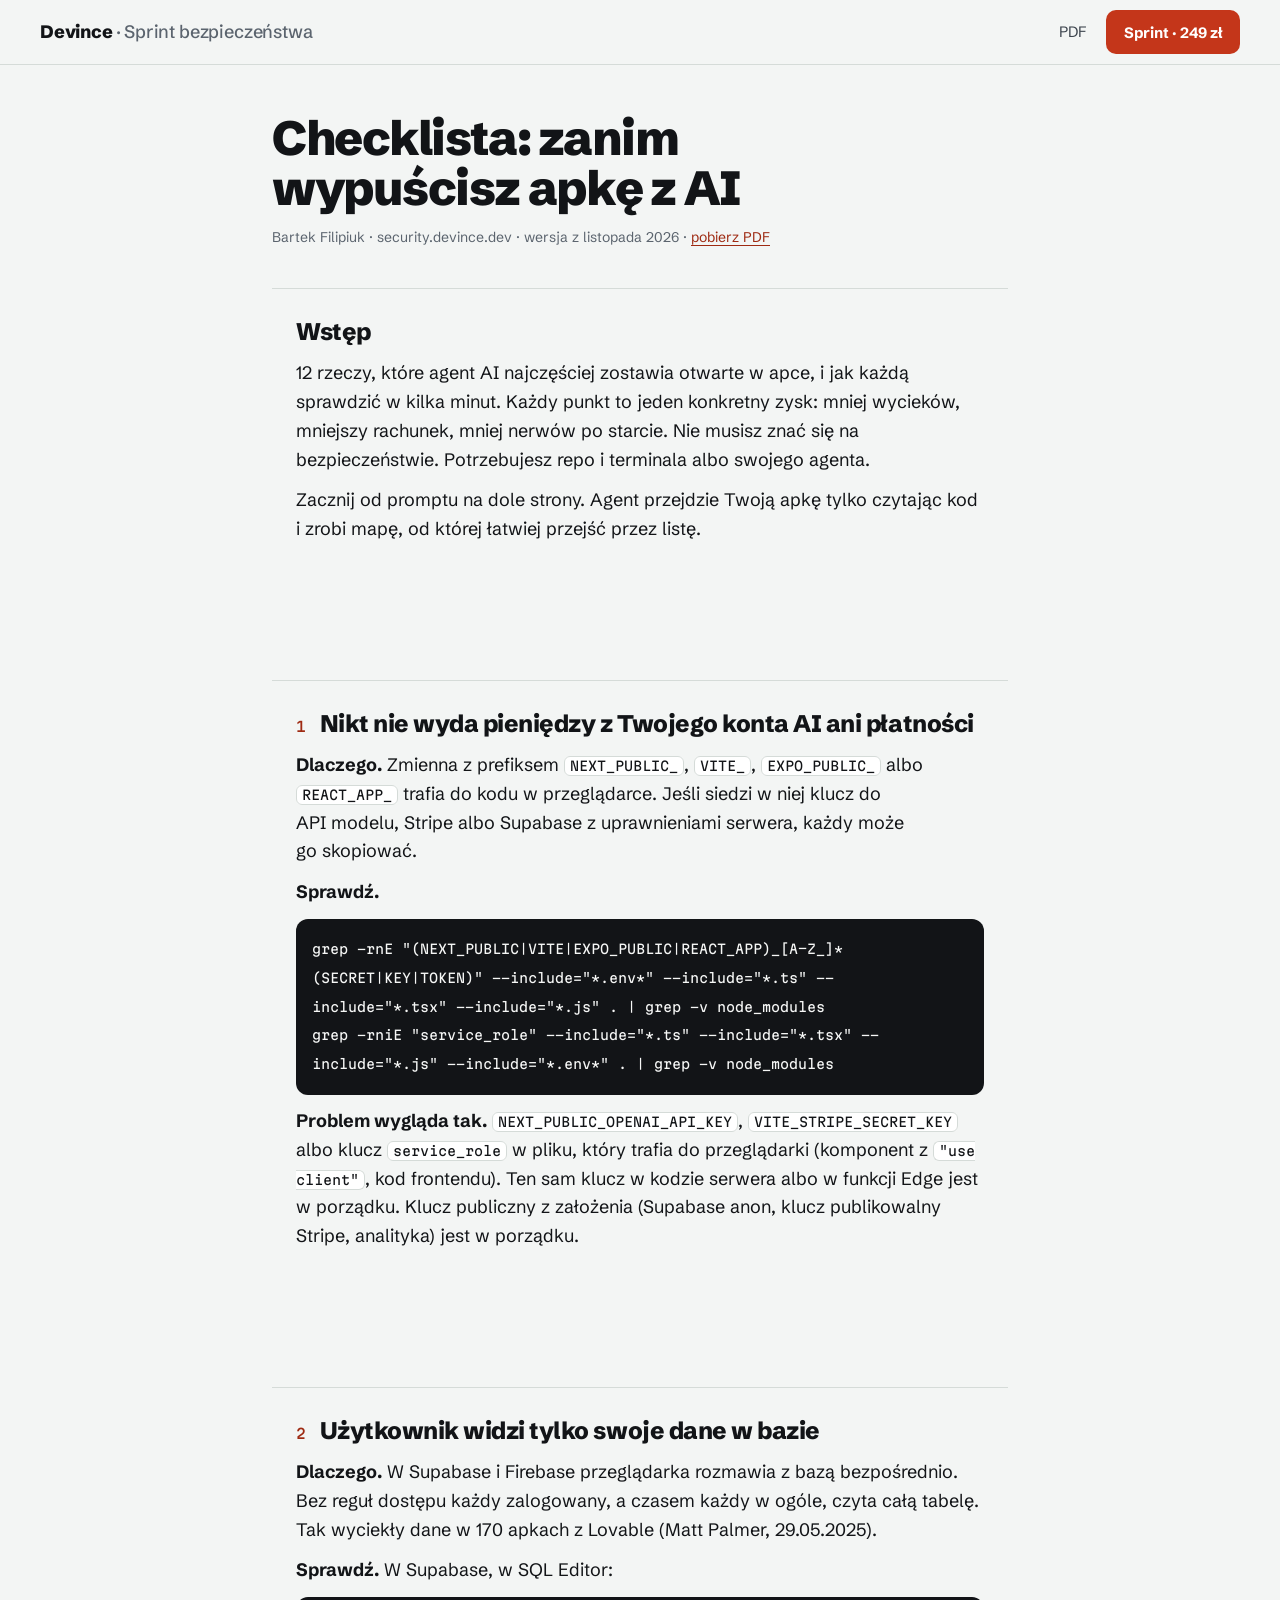
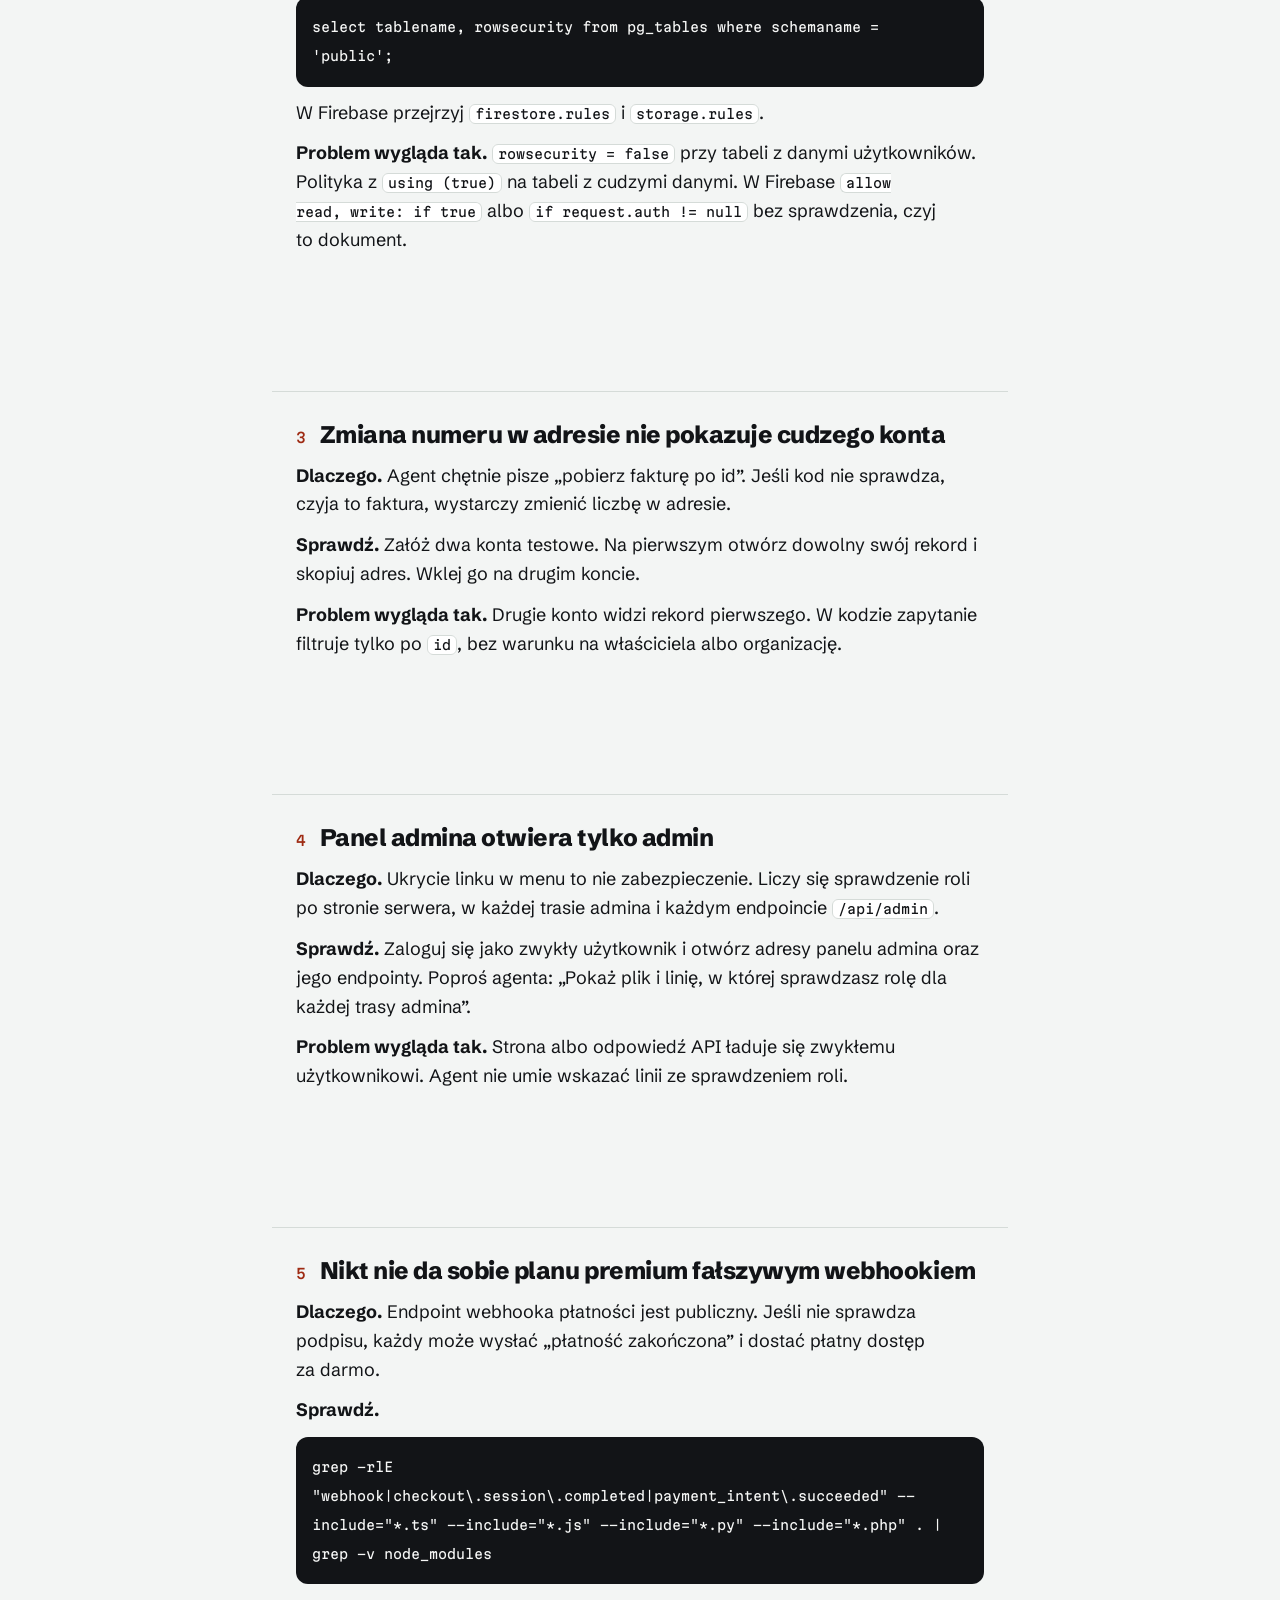
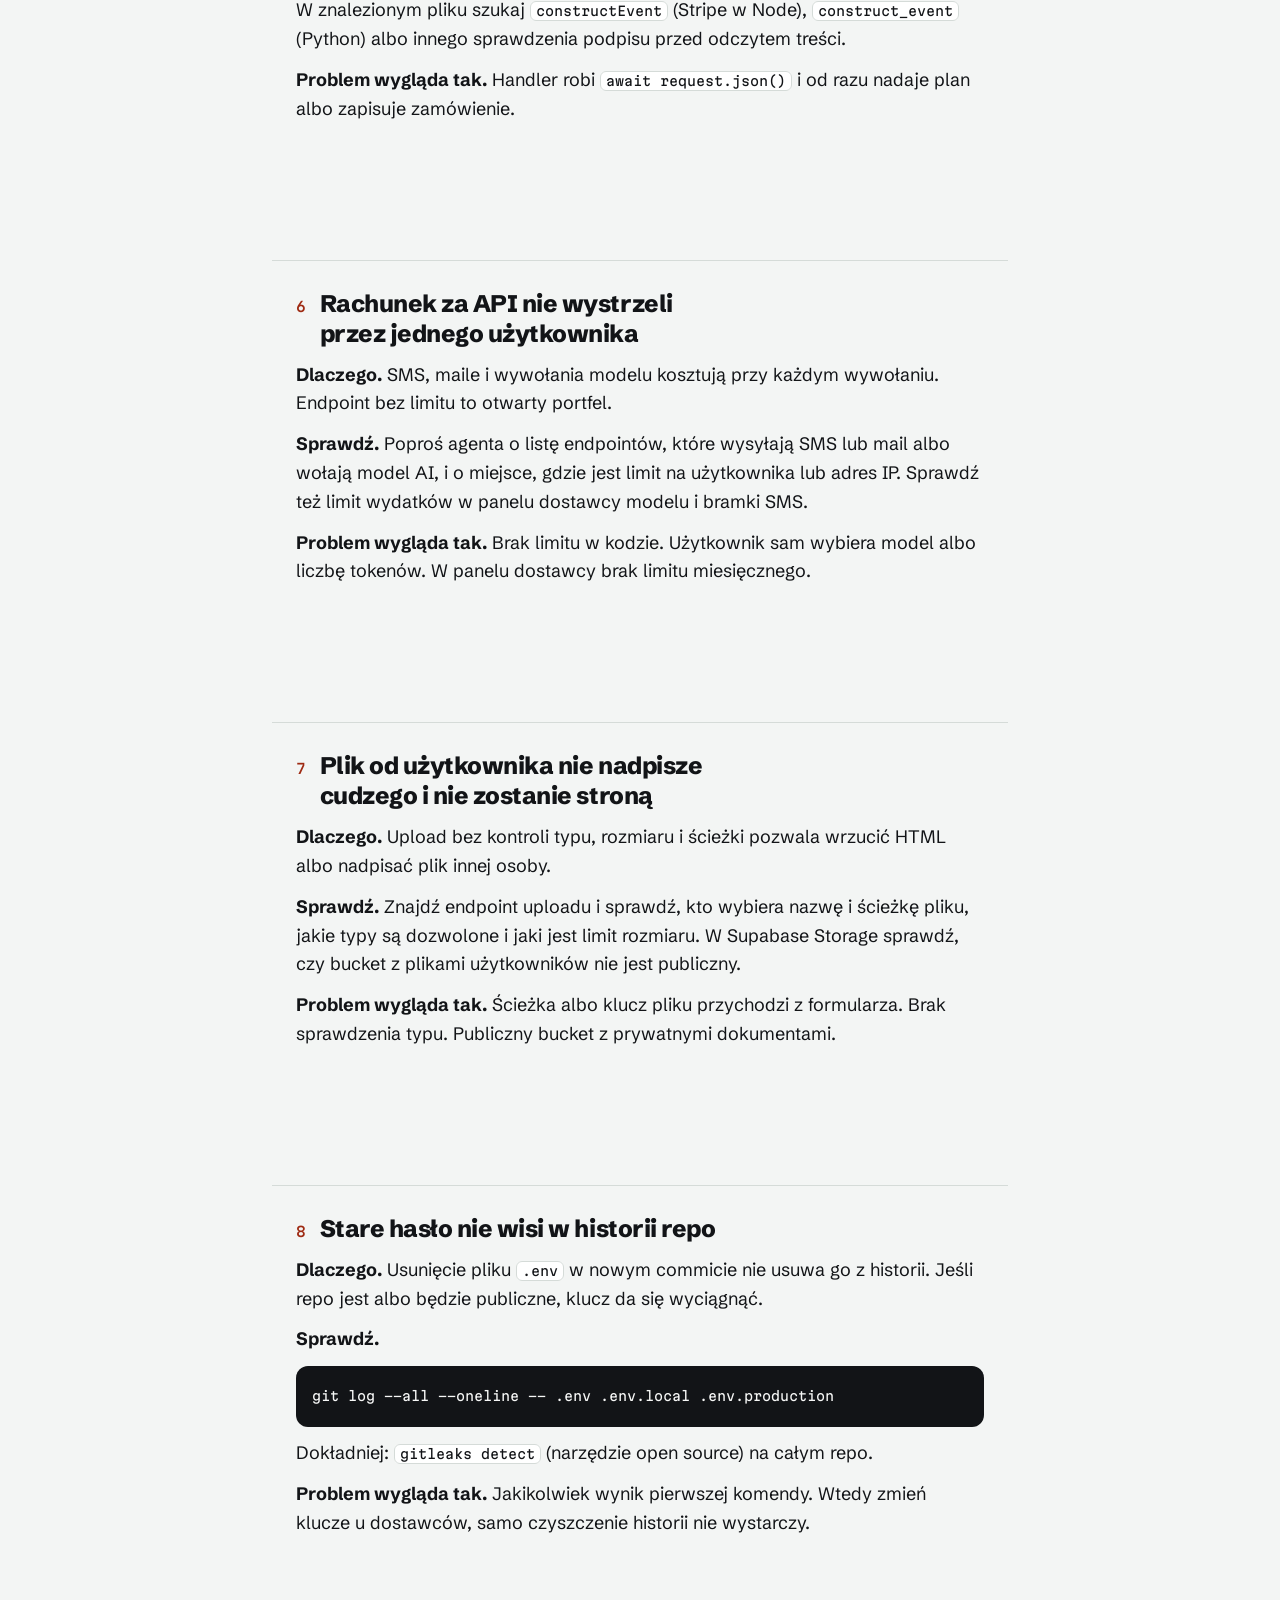
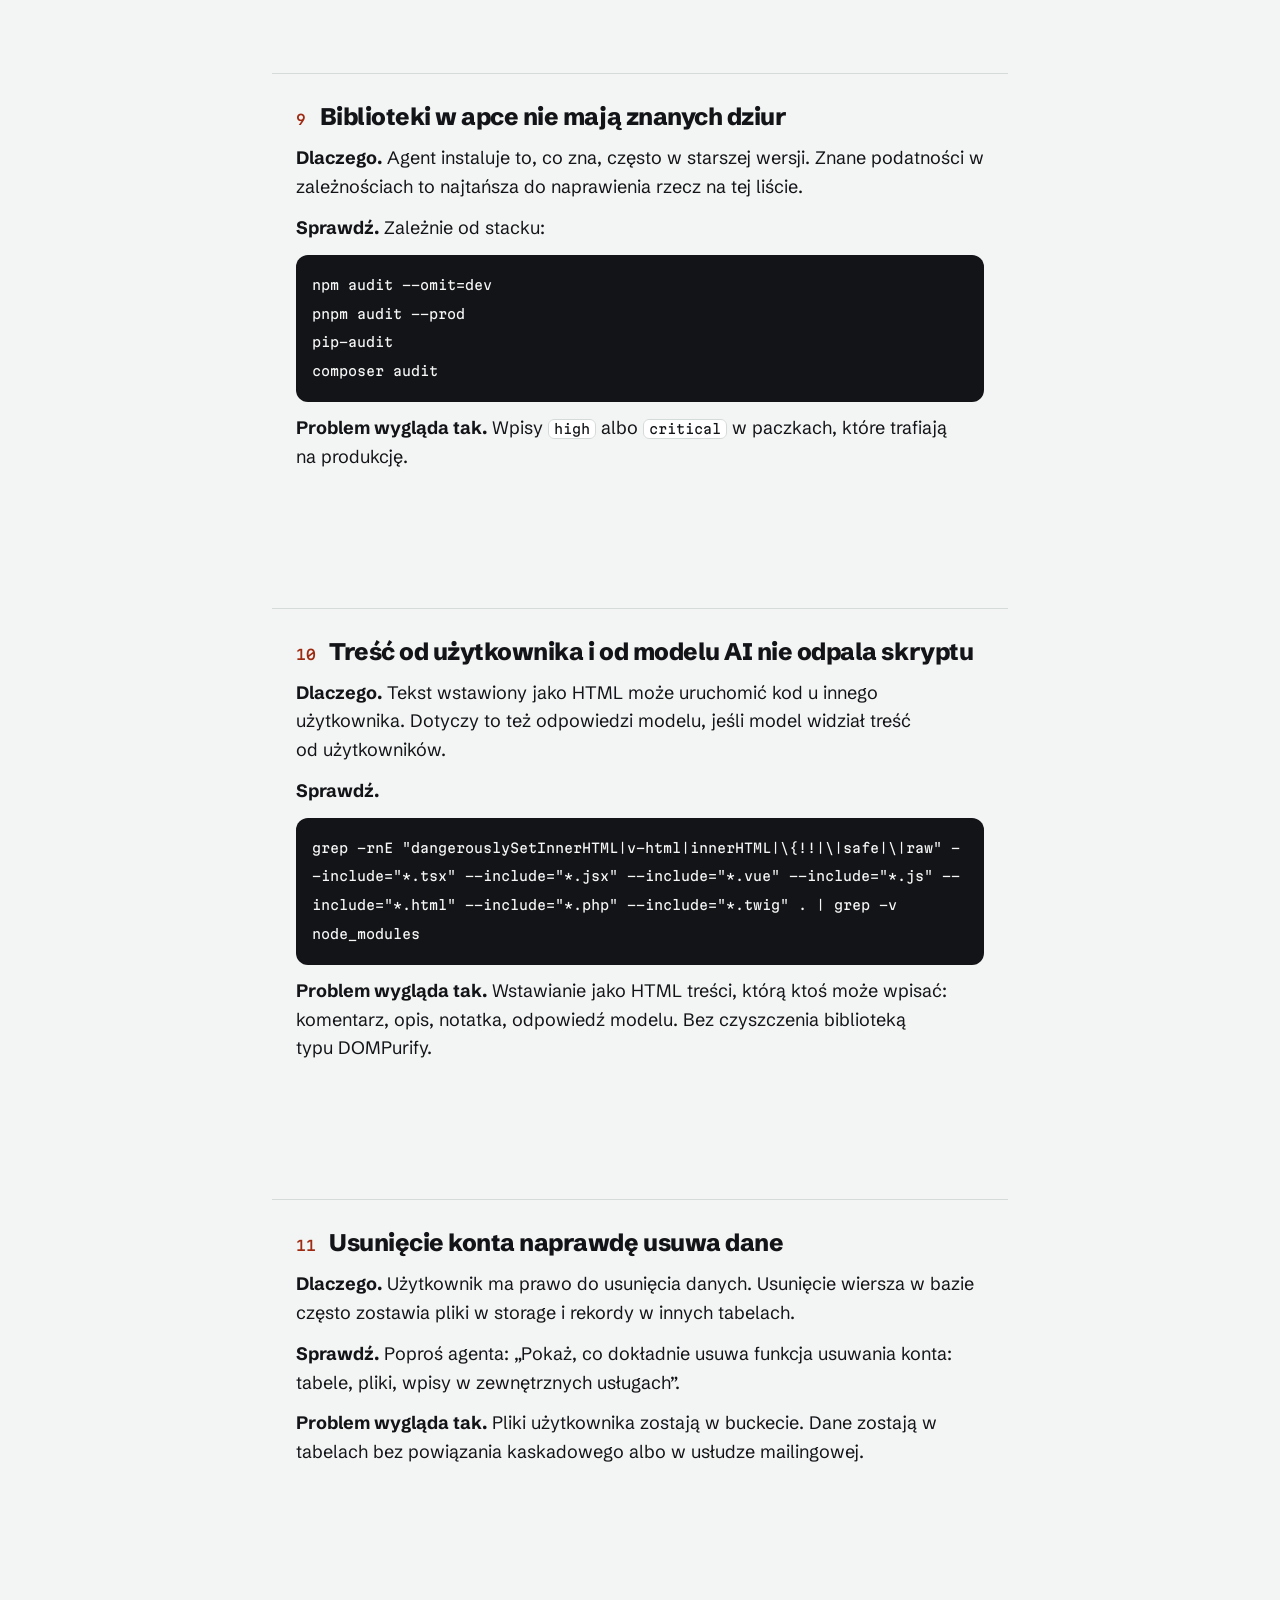
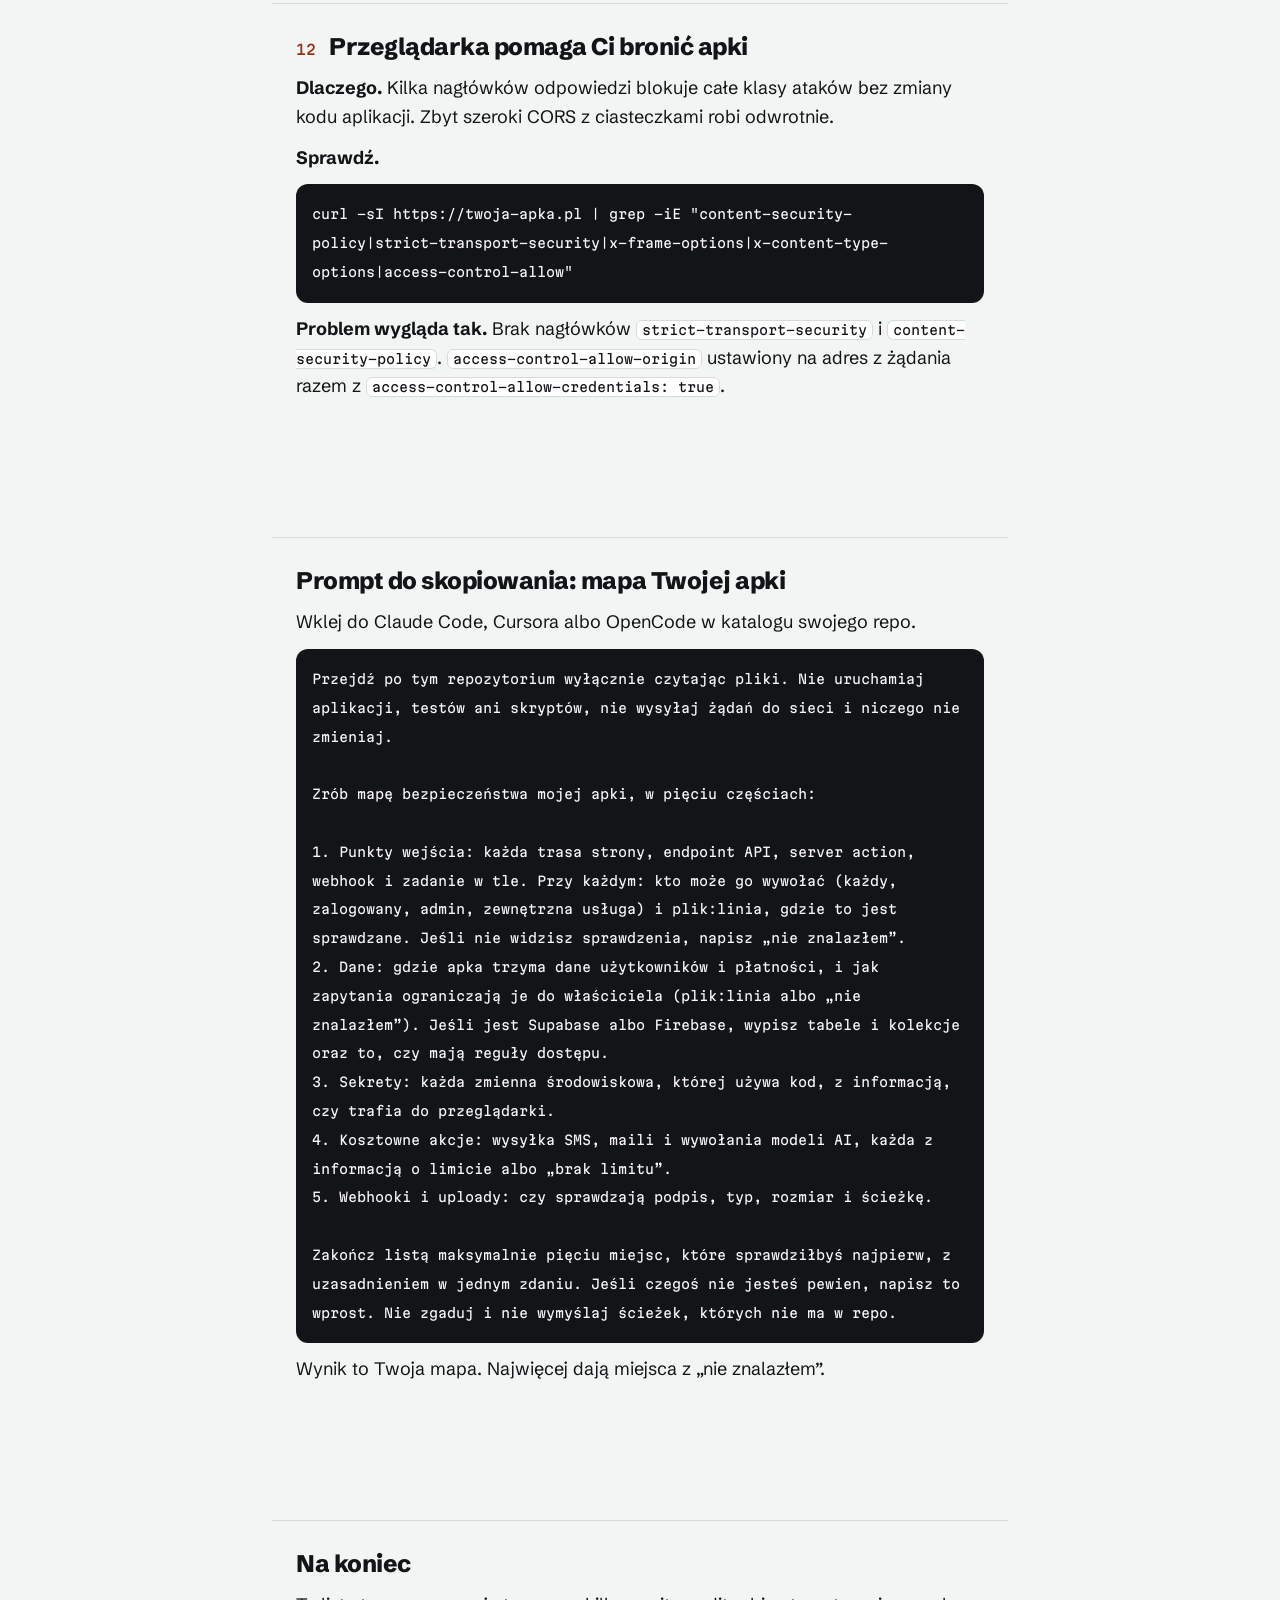
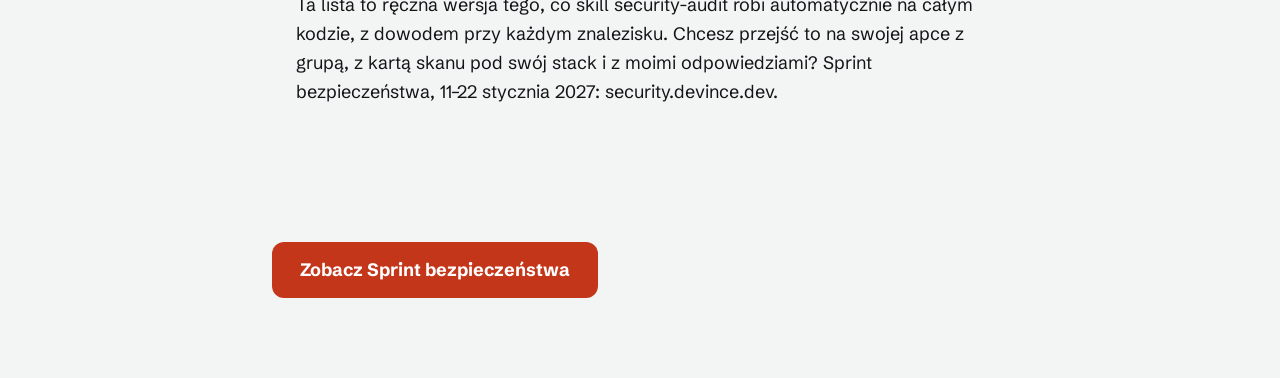
<file: site/checklista/2203bc4952/index.html>
<!doctype html>
<html lang="pl">
<head>
<meta charset="utf-8">
<meta name="viewport" content="width=device-width, initial-scale=1">
<title>Checklista: zanim wypuścisz apkę z AI</title>
<meta name="robots" content="noindex, nofollow">
<link rel="icon" href="../../favicon.svg" type="image/svg+xml">
<link rel="stylesheet" href="../../css/site.css">
<script defer src="https://stats.67projects.app/ascii.js" data-website-id="b5f7da77-02c9-419d-afe4-8e0501709261" data-domains="security.devince.dev"></script>
</head>
<body class="lm-doc">
<header class="top">
  <div class="wrap">
    <a class="brand" href="../../">Devince <span>· Sprint bezpieczeństwa</span></a>
    <nav aria-label="Strona">
      <a href="checklista-zanim-wypuscisz-apke-z-ai.pdf" download>PDF</a>
      <a class="btn" href="../../#zapis" data-umami-event="lm-doc-cta">Sprint · 249 zł</a>
    </nav>
  </div>
</header>
<main class="lm-main">
<h1>Checklista: zanim wypuścisz apkę z AI</h1>
<p class="lm-meta">Bartek Filipiuk · security.devince.dev · wersja z listopada 2026 · <a href="checklista-zanim-wypuscisz-apke-z-ai.pdf" download>pobierz PDF</a></p>
<section class="lm-block">
<h2>Wstęp</h2>
<p>12 rzeczy, które agent AI najczęściej zostawia otwarte w apce, i jak każdą sprawdzić w kilka minut. Każdy punkt to jeden konkretny zysk: mniej wycieków, mniejszy rachunek, mniej nerwów po starcie. Nie musisz znać się na bezpieczeństwie. Potrzebujesz repo i terminala albo swojego agenta.</p>
<p>Zacznij od promptu na dole strony. Agent przejdzie Twoją apkę tylko czytając kod i zrobi mapę, od której łatwiej przejść przez listę.</p>
</section>
<section class="lm-item">
<h2>Nikt nie wyda pieniędzy z Twojego konta AI ani płatności</h2>
<p><strong>Dlaczego.</strong> Zmienna z prefiksem <code>NEXT_PUBLIC_</code>, <code>VITE_</code>, <code>EXPO_PUBLIC_</code> albo <code>REACT_APP_</code> trafia do kodu w przeglądarce. Jeśli siedzi w niej klucz do API modelu, Stripe albo Supabase z uprawnieniami serwera, każdy może go skopiować.</p>
<p><strong>Sprawdź.</strong></p>
<pre><code>grep -rnE "(NEXT_PUBLIC|VITE|EXPO_PUBLIC|REACT_APP)_[A-Z_]*(SECRET|KEY|TOKEN)" --include="*.env*" --include="*.ts" --include="*.tsx" --include="*.js" . | grep -v node_modules
grep -rniE "service_role" --include="*.ts" --include="*.tsx" --include="*.js" --include="*.env*" . | grep -v node_modules</code></pre>
<p><strong>Problem wygląda tak.</strong> <code>NEXT_PUBLIC_OPENAI_API_KEY</code>, <code>VITE_STRIPE_SECRET_KEY</code> albo klucz <code>service_role</code> w pliku, który trafia do przeglądarki (komponent z <code>"use client"</code>, kod frontendu). Ten sam klucz w kodzie serwera albo w funkcji Edge jest w porządku. Klucz publiczny z założenia (Supabase anon, klucz publikowalny Stripe, analityka) jest w porządku.</p>
</section>
<section class="lm-item">
<h2>Użytkownik widzi tylko swoje dane w bazie</h2>
<p><strong>Dlaczego.</strong> W Supabase i Firebase przeglądarka rozmawia z bazą bezpośrednio. Bez reguł dostępu każdy zalogowany, a czasem każdy w ogóle, czyta całą tabelę. Tak wyciekły dane w 170 apkach z Lovable (Matt Palmer, 29.05.2025).</p>
<p><strong>Sprawdź.</strong> W Supabase, w SQL Editor:</p>
<pre><code>select tablename, rowsecurity from pg_tables where schemaname = 'public';</code></pre>
<p>W Firebase przejrzyj <code>firestore.rules</code> i <code>storage.rules</code>.</p>
<p><strong>Problem wygląda tak.</strong> <code>rowsecurity = false</code> przy tabeli z danymi użytkowników. Polityka z <code>using (true)</code> na tabeli z cudzymi danymi. W Firebase <code>allow read, write: if true</code> albo <code>if request.auth != null</code> bez sprawdzenia, czyj to dokument.</p>
</section>
<section class="lm-item">
<h2>Zmiana numeru w adresie nie pokazuje cudzego konta</h2>
<p><strong>Dlaczego.</strong> Agent chętnie pisze „pobierz fakturę po id”. Jeśli kod nie sprawdza, czyja to faktura, wystarczy zmienić liczbę w adresie.</p>
<p><strong>Sprawdź.</strong> Załóż dwa konta testowe. Na pierwszym otwórz dowolny swój rekord i skopiuj adres. Wklej go na drugim koncie.</p>
<p><strong>Problem wygląda tak.</strong> Drugie konto widzi rekord pierwszego. W kodzie zapytanie filtruje tylko po <code>id</code>, bez warunku na właściciela albo organizację.</p>
</section>
<section class="lm-item">
<h2>Panel admina otwiera tylko admin</h2>
<p><strong>Dlaczego.</strong> Ukrycie linku w menu to nie zabezpieczenie. Liczy się sprawdzenie roli po stronie serwera, w każdej trasie admina i każdym endpoincie <code>/api/admin</code>.</p>
<p><strong>Sprawdź.</strong> Zaloguj się jako zwykły użytkownik i otwórz adresy panelu admina oraz jego endpointy. Poproś agenta: „Pokaż plik i linię, w której sprawdzasz rolę dla każdej trasy admina”.</p>
<p><strong>Problem wygląda tak.</strong> Strona albo odpowiedź API ładuje się zwykłemu użytkownikowi. Agent nie umie wskazać linii ze sprawdzeniem roli.</p>
</section>
<section class="lm-item">
<h2>Nikt nie da sobie planu premium fałszywym webhookiem</h2>
<p><strong>Dlaczego.</strong> Endpoint webhooka płatności jest publiczny. Jeśli nie sprawdza podpisu, każdy może wysłać „płatność zakończona” i dostać płatny dostęp za darmo.</p>
<p><strong>Sprawdź.</strong></p>
<pre><code>grep -rlE "webhook|checkout\.session\.completed|payment_intent\.succeeded" --include="*.ts" --include="*.js" --include="*.py" --include="*.php" . | grep -v node_modules</code></pre>
<p>W znalezionym pliku szukaj <code>constructEvent</code> (Stripe w Node), <code>construct_event</code> (Python) albo innego sprawdzenia podpisu przed odczytem treści.</p>
<p><strong>Problem wygląda tak.</strong> Handler robi <code>await request.json()</code> i od razu nadaje plan albo zapisuje zamówienie.</p>
</section>
<section class="lm-item">
<h2>Rachunek za API nie wystrzeli przez jednego użytkownika</h2>
<p><strong>Dlaczego.</strong> SMS, maile i wywołania modelu kosztują przy każdym wywołaniu. Endpoint bez limitu to otwarty portfel.</p>
<p><strong>Sprawdź.</strong> Poproś agenta o listę endpointów, które wysyłają SMS lub mail albo wołają model AI, i o miejsce, gdzie jest limit na użytkownika lub adres IP. Sprawdź też limit wydatków w panelu dostawcy modelu i bramki SMS.</p>
<p><strong>Problem wygląda tak.</strong> Brak limitu w kodzie. Użytkownik sam wybiera model albo liczbę tokenów. W panelu dostawcy brak limitu miesięcznego.</p>
</section>
<section class="lm-item">
<h2>Plik od użytkownika nie nadpisze cudzego i nie zostanie stroną</h2>
<p><strong>Dlaczego.</strong> Upload bez kontroli typu, rozmiaru i ścieżki pozwala wrzucić HTML albo nadpisać plik innej osoby.</p>
<p><strong>Sprawdź.</strong> Znajdź endpoint uploadu i sprawdź, kto wybiera nazwę i ścieżkę pliku, jakie typy są dozwolone i jaki jest limit rozmiaru. W Supabase Storage sprawdź, czy bucket z plikami użytkowników nie jest publiczny.</p>
<p><strong>Problem wygląda tak.</strong> Ścieżka albo klucz pliku przychodzi z formularza. Brak sprawdzenia typu. Publiczny bucket z prywatnymi dokumentami.</p>
</section>
<section class="lm-item">
<h2>Stare hasło nie wisi w historii repo</h2>
<p><strong>Dlaczego.</strong> Usunięcie pliku <code>.env</code> w nowym commicie nie usuwa go z historii. Jeśli repo jest albo będzie publiczne, klucz da się wyciągnąć.</p>
<p><strong>Sprawdź.</strong></p>
<pre><code>git log --all --oneline -- .env .env.local .env.production</code></pre>
<p>Dokładniej: <code>gitleaks detect</code> (narzędzie open source) na całym repo.</p>
<p><strong>Problem wygląda tak.</strong> Jakikolwiek wynik pierwszej komendy. Wtedy zmień klucze u dostawców, samo czyszczenie historii nie wystarczy.</p>
</section>
<section class="lm-item">
<h2>Biblioteki w apce nie mają znanych dziur</h2>
<p><strong>Dlaczego.</strong> Agent instaluje to, co zna, często w starszej wersji. Znane podatności w zależnościach to najtańsza do naprawienia rzecz na tej liście.</p>
<p><strong>Sprawdź.</strong> Zależnie od stacku:</p>
<pre><code>npm audit --omit=dev
pnpm audit --prod
pip-audit
composer audit</code></pre>
<p><strong>Problem wygląda tak.</strong> Wpisy <code>high</code> albo <code>critical</code> w paczkach, które trafiają na produkcję.</p>
</section>
<section class="lm-item">
<h2>Treść od użytkownika i od modelu AI nie odpala skryptu</h2>
<p><strong>Dlaczego.</strong> Tekst wstawiony jako HTML może uruchomić kod u innego użytkownika. Dotyczy to też odpowiedzi modelu, jeśli model widział treść od użytkowników.</p>
<p><strong>Sprawdź.</strong></p>
<pre><code>grep -rnE "dangerouslySetInnerHTML|v-html|innerHTML|\{!!|\|safe|\|raw" --include="*.tsx" --include="*.jsx" --include="*.vue" --include="*.js" --include="*.html" --include="*.php" --include="*.twig" . | grep -v node_modules</code></pre>
<p><strong>Problem wygląda tak.</strong> Wstawianie jako HTML treści, którą ktoś może wpisać: komentarz, opis, notatka, odpowiedź modelu. Bez czyszczenia biblioteką typu DOMPurify.</p>
</section>
<section class="lm-item">
<h2>Usunięcie konta naprawdę usuwa dane</h2>
<p><strong>Dlaczego.</strong> Użytkownik ma prawo do usunięcia danych. Usunięcie wiersza w bazie często zostawia pliki w storage i rekordy w innych tabelach.</p>
<p><strong>Sprawdź.</strong> Poproś agenta: „Pokaż, co dokładnie usuwa funkcja usuwania konta: tabele, pliki, wpisy w zewnętrznych usługach”.</p>
<p><strong>Problem wygląda tak.</strong> Pliki użytkownika zostają w buckecie. Dane zostają w tabelach bez powiązania kaskadowego albo w usłudze mailingowej.</p>
</section>
<section class="lm-item">
<h2>Przeglądarka pomaga Ci bronić apki</h2>
<p><strong>Dlaczego.</strong> Kilka nagłówków odpowiedzi blokuje całe klasy ataków bez zmiany kodu aplikacji. Zbyt szeroki CORS z ciasteczkami robi odwrotnie.</p>
<p><strong>Sprawdź.</strong></p>
<pre><code>curl -sI https://twoja-apka.pl | grep -iE "content-security-policy|strict-transport-security|x-frame-options|x-content-type-options|access-control-allow"</code></pre>
<p><strong>Problem wygląda tak.</strong> Brak nagłówków <code>strict-transport-security</code> i <code>content-security-policy</code>. <code>access-control-allow-origin</code> ustawiony na adres z żądania razem z <code>access-control-allow-credentials: true</code>.</p>
</section>
<section class="lm-block">
<h2>Prompt do skopiowania: mapa Twojej apki</h2>
<p>Wklej do Claude Code, Cursora albo OpenCode w katalogu swojego repo.</p>
<pre><code>Przejdź po tym repozytorium wyłącznie czytając pliki. Nie uruchamiaj aplikacji, testów ani skryptów, nie wysyłaj żądań do sieci i niczego nie zmieniaj.

Zrób mapę bezpieczeństwa mojej apki, w pięciu częściach:

1. Punkty wejścia: każda trasa strony, endpoint API, server action, webhook i zadanie w tle. Przy każdym: kto może go wywołać (każdy, zalogowany, admin, zewnętrzna usługa) i plik:linia, gdzie to jest sprawdzane. Jeśli nie widzisz sprawdzenia, napisz „nie znalazłem”.
2. Dane: gdzie apka trzyma dane użytkowników i płatności, i jak zapytania ograniczają je do właściciela (plik:linia albo „nie znalazłem”). Jeśli jest Supabase albo Firebase, wypisz tabele i kolekcje oraz to, czy mają reguły dostępu.
3. Sekrety: każda zmienna środowiskowa, której używa kod, z informacją, czy trafia do przeglądarki.
4. Kosztowne akcje: wysyłka SMS, maili i wywołania modeli AI, każda z informacją o limicie albo „brak limitu”.
5. Webhooki i uploady: czy sprawdzają podpis, typ, rozmiar i ścieżkę.

Zakończ listą maksymalnie pięciu miejsc, które sprawdziłbyś najpierw, z uzasadnieniem w jednym zdaniu. Jeśli czegoś nie jesteś pewien, napisz to wprost. Nie zgaduj i nie wymyślaj ścieżek, których nie ma w repo.</code></pre>
<p>Wynik to Twoja mapa. Najwięcej dają miejsca z „nie znalazłem”.</p>
</section>
<section class="lm-block">
<h2>Na koniec</h2>
<p>Ta lista to ręczna wersja tego, co skill security-audit robi automatycznie na całym kodzie, z dowodem przy każdym znalezisku. Chcesz przejść to na swojej apce z grupą, z kartą skanu pod swój stack i z moimi odpowiedziami? Sprint bezpieczeństwa, 11–22 stycznia 2027: security.devince.dev.</p>
</section>
<p class="lm-cta-line no-print"><a class="btn btn-lg" href="../../#zapis" data-umami-event="lm-doc-bottom">Zobacz Sprint bezpieczeństwa</a></p>
</main>
</body>
</html>
</file>
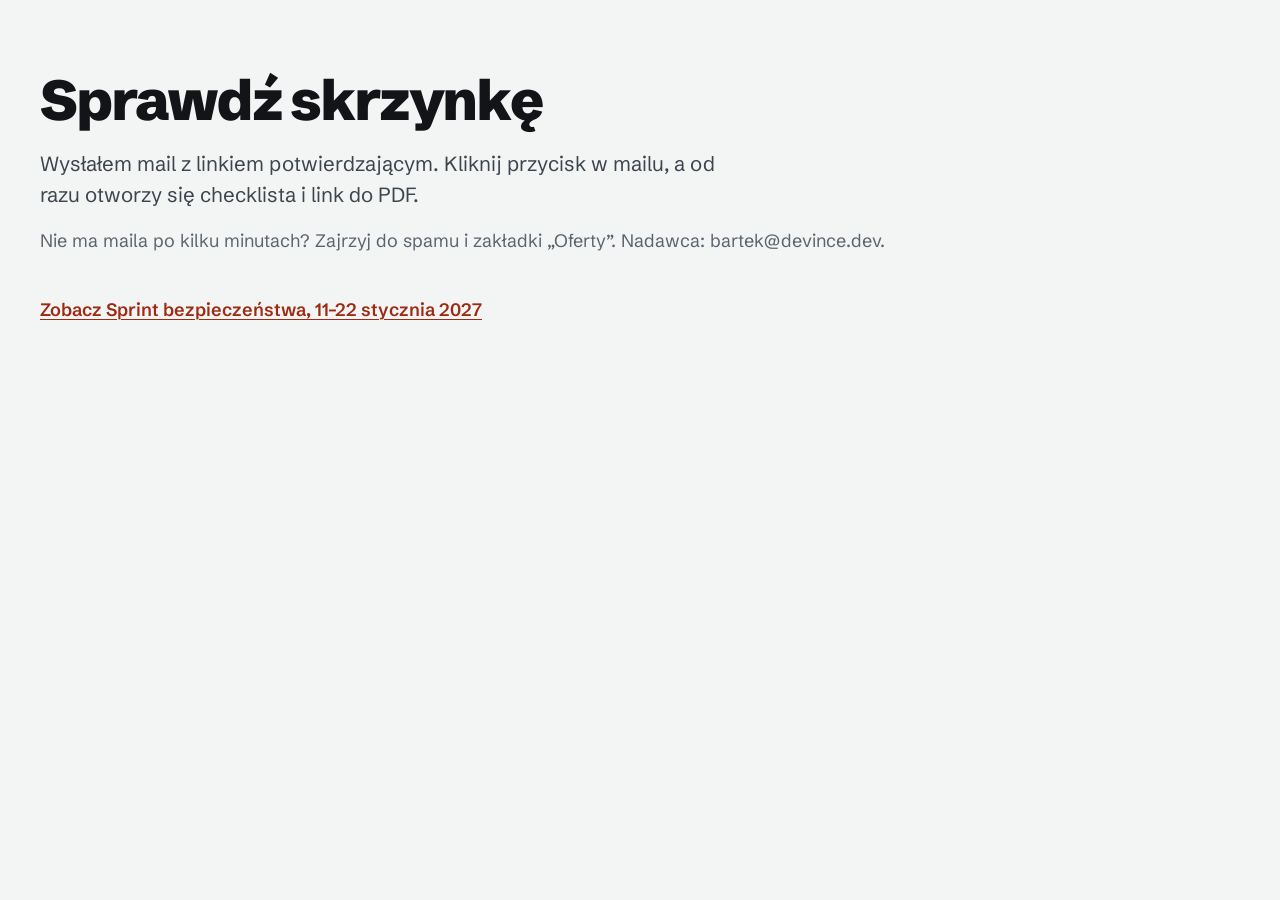
<file: site/checklista/sprawdz-skrzynke/index.html>
<!doctype html>
<html lang="pl">
<head>
<meta charset="utf-8">
<meta name="viewport" content="width=device-width, initial-scale=1">
<title>Sprawdź skrzynkę: checklista w drodze</title>
<meta name="robots" content="noindex">
<link rel="icon" href="../../favicon.svg" type="image/svg+xml">
<link rel="stylesheet" href="../../css/site.css">
<script defer src="https://stats.67projects.app/ascii.js" data-website-id="b5f7da77-02c9-419d-afe4-8e0501709261" data-domains="security.devince.dev"></script>
</head>
<body>
<main>
<section class="hero lm-done">
  <div class="wrap">
    <h1>Sprawdź skrzynkę</h1>
    <p class="lede">Wysłałem mail z linkiem potwierdzającym. Kliknij przycisk w mailu, a od razu otworzy się checklista i link do PDF.</p>
    <p class="note">Nie ma maila po kilku minutach? Zajrzyj do spamu i zakładki „Oferty”. Nadawca: bartek@devince.dev.</p>
    <p class="lm-cta-line"><a class="text-link" href="../../">Zobacz Sprint bezpieczeństwa, 11–22 stycznia 2027</a></p>
  </div>
</section>
</main>
</body>
</html>
</file>
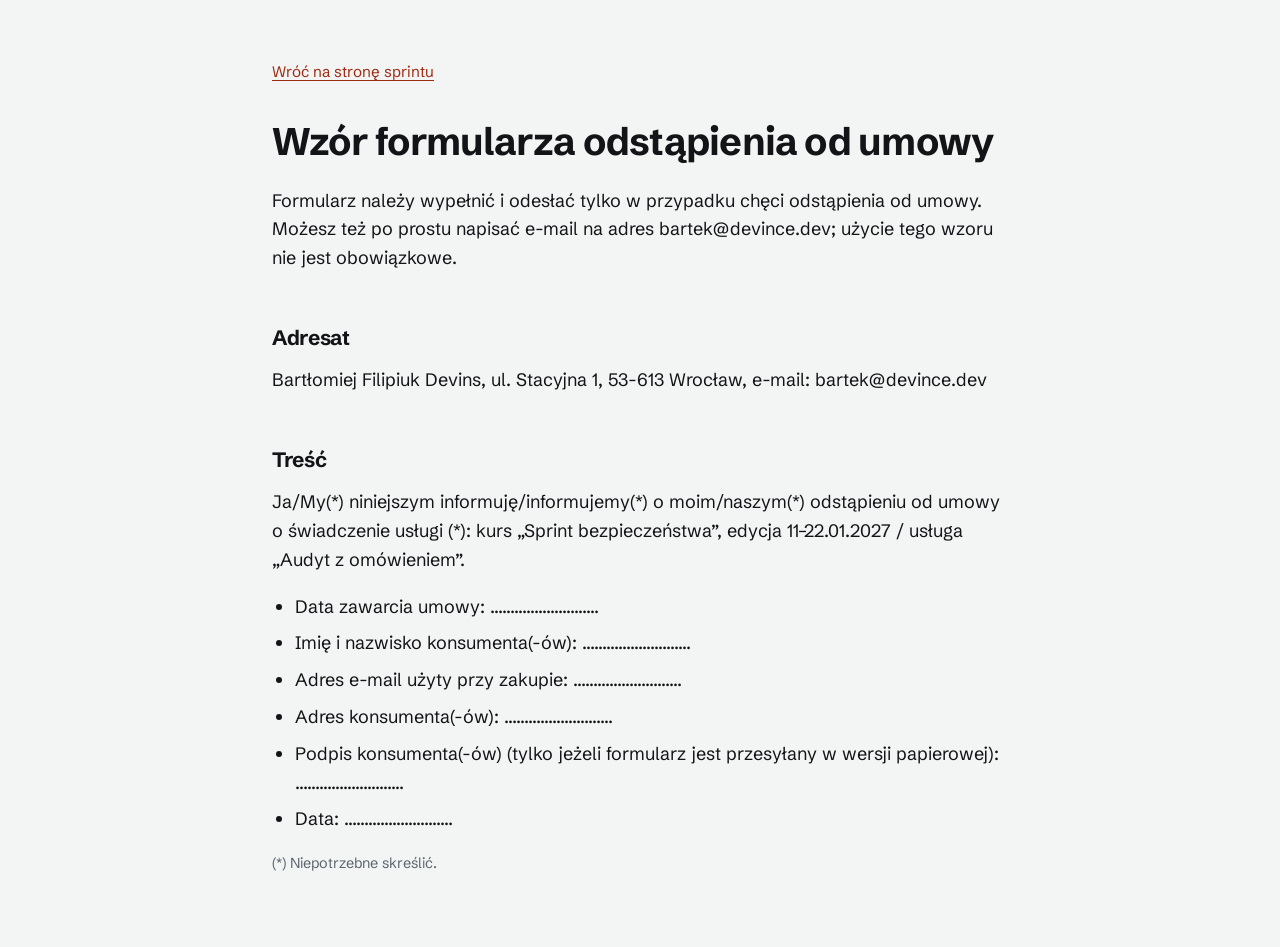
<file: site/formularz-odstapienia.html>
<!doctype html>
<html lang="pl">
<head>
<meta charset="utf-8">
<meta name="viewport" content="width=device-width, initial-scale=1">
<title>Formularz odstąpienia od umowy: Sprint bezpieczeństwa i Audyt z omówieniem</title>
<meta name="robots" content="noindex">
<link rel="icon" href="favicon.svg" type="image/svg+xml">
<link rel="stylesheet" href="css/site.css">
<script defer src="https://stats.67projects.app/ascii.js" data-website-id="b5f7da77-02c9-419d-afe4-8e0501709261" data-domains="security.devince.dev"></script>
</head>
<body class="legal">
<main>
<a class="back" href="./">Wróć na stronę sprintu</a>
<h1>Wzór formularza odstąpienia od umowy</h1>
<p>Formularz należy wypełnić i odesłać tylko w przypadku chęci odstąpienia od umowy. Możesz też po prostu napisać e-mail na adres bartek@devince.dev; użycie tego wzoru nie jest obowiązkowe.</p>

<h2>Adresat</h2>
<p>Bartłomiej Filipiuk Devins, ul. Stacyjna 1, 53-613 Wrocław, e-mail: bartek@devince.dev</p>

<h2>Treść</h2>
<p>Ja/My(*) niniejszym informuję/informujemy(*) o moim/naszym(*) odstąpieniu od umowy o świadczenie usługi (*): kurs „Sprint bezpieczeństwa”, edycja 11–22.01.2027 / usługa „Audyt z omówieniem”.</p>
<ul>
<li>Data zawarcia umowy: ………………………</li>
<li>Imię i nazwisko konsumenta(-ów): ………………………</li>
<li>Adres e-mail użyty przy zakupie: ………………………</li>
<li>Adres konsumenta(-ów): ………………………</li>
<li>Podpis konsumenta(-ów) (tylko jeżeli formularz jest przesyłany w wersji papierowej): ………………………</li>
<li>Data: ………………………</li>
</ul>
<p class="small muted">(*) Niepotrzebne skreślić.</p>
</main>
</body>
</html>
</file>
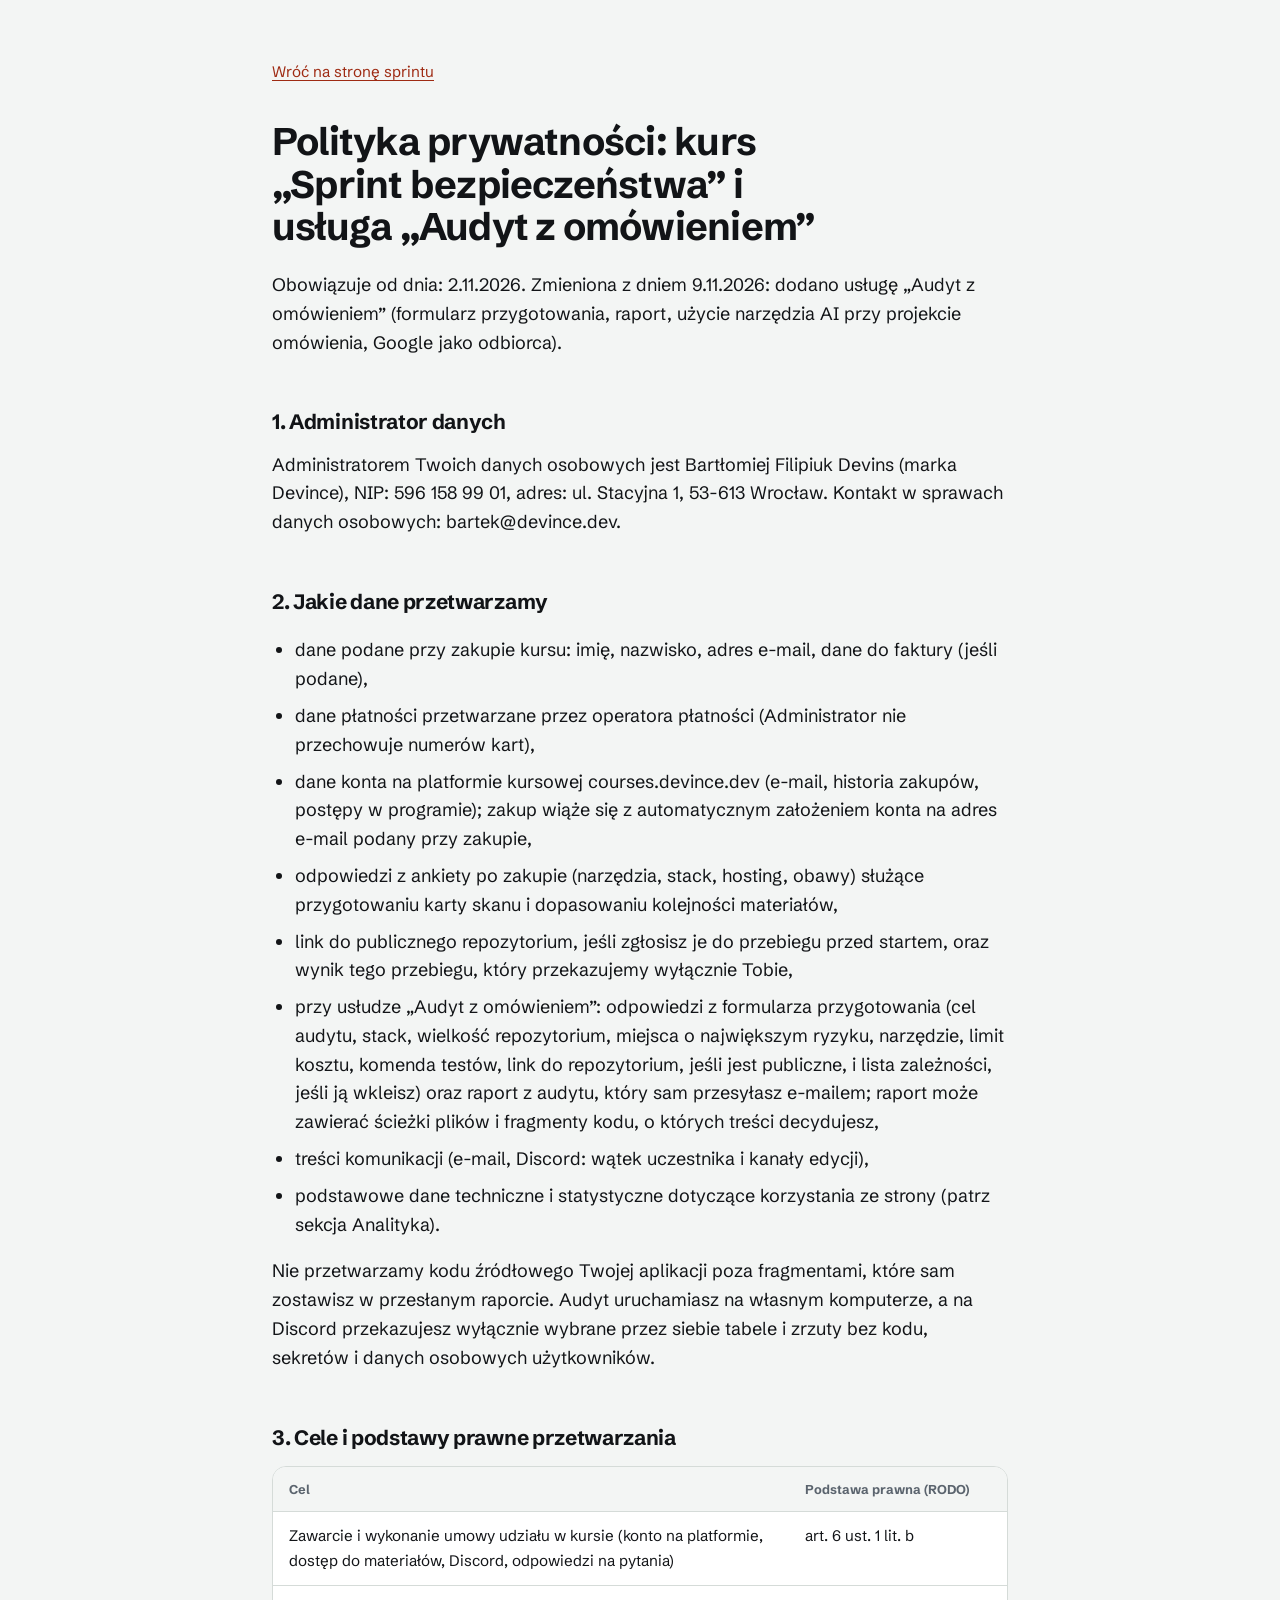
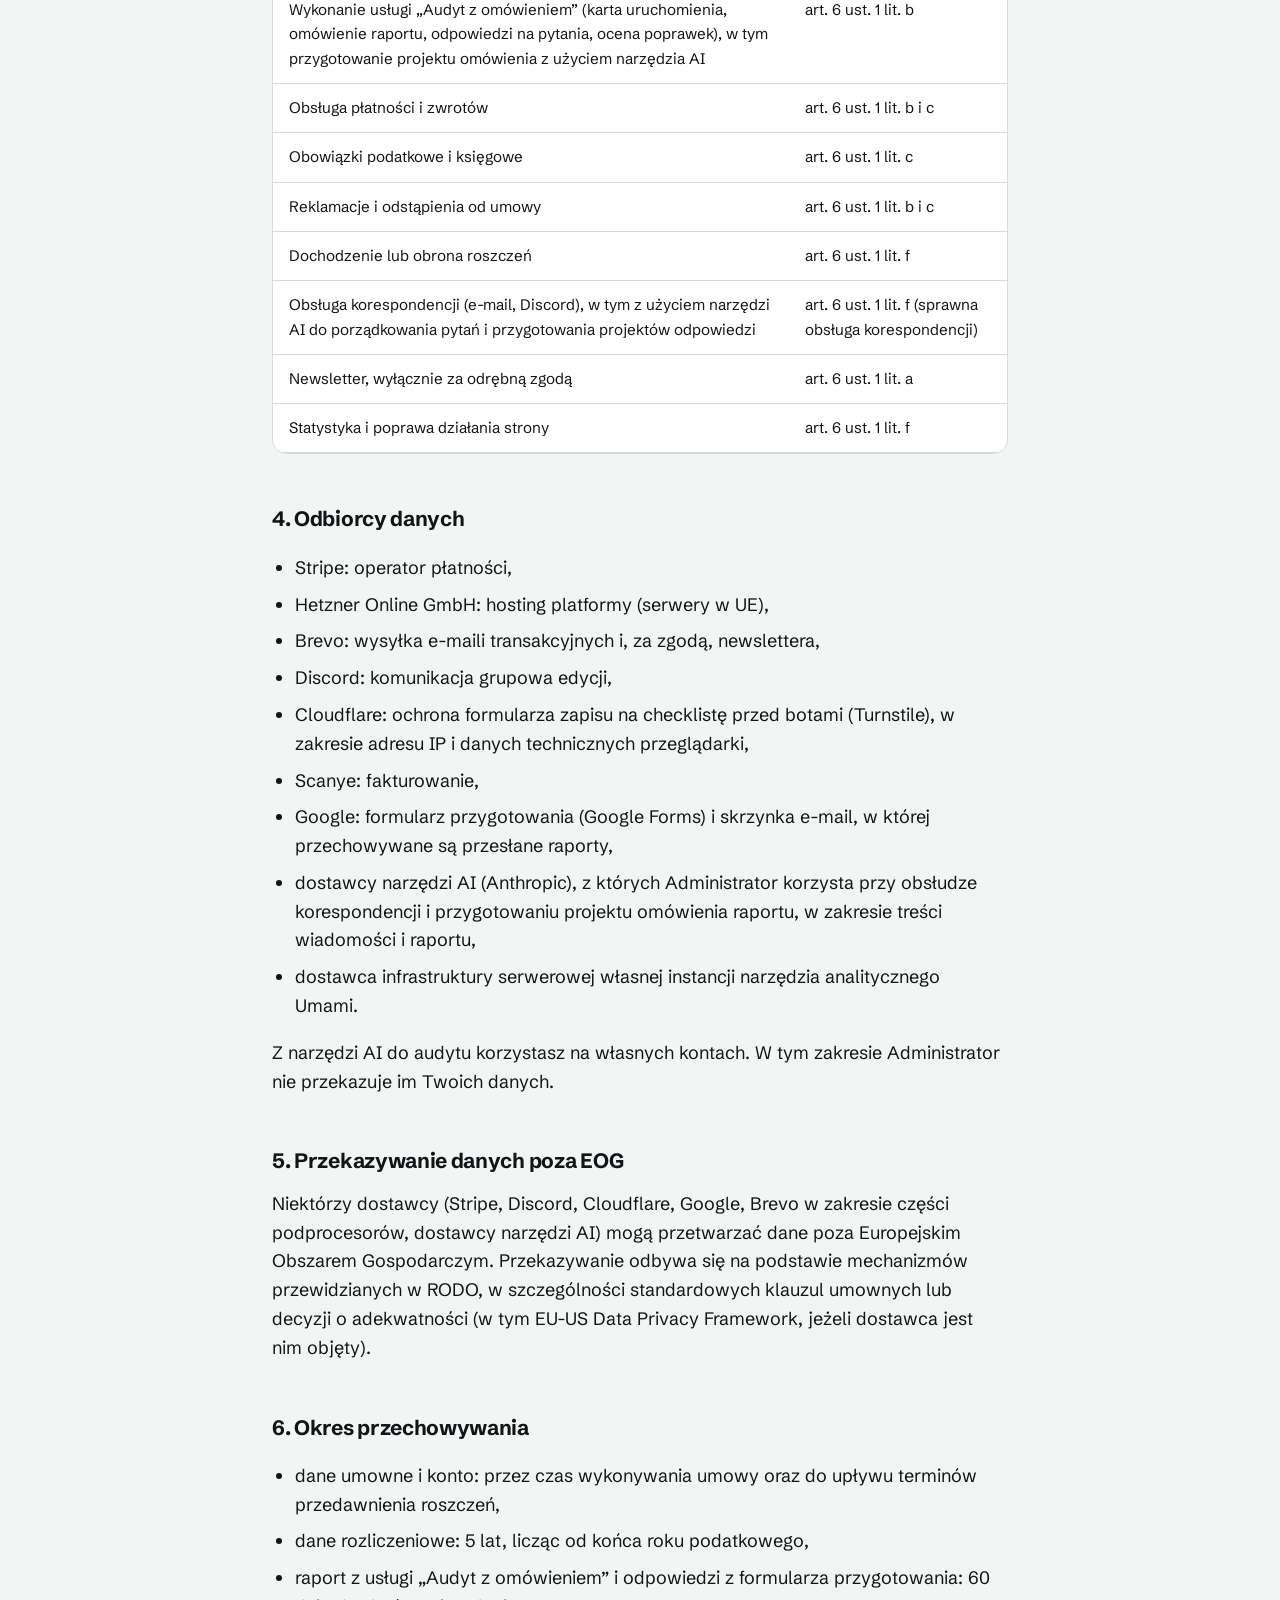
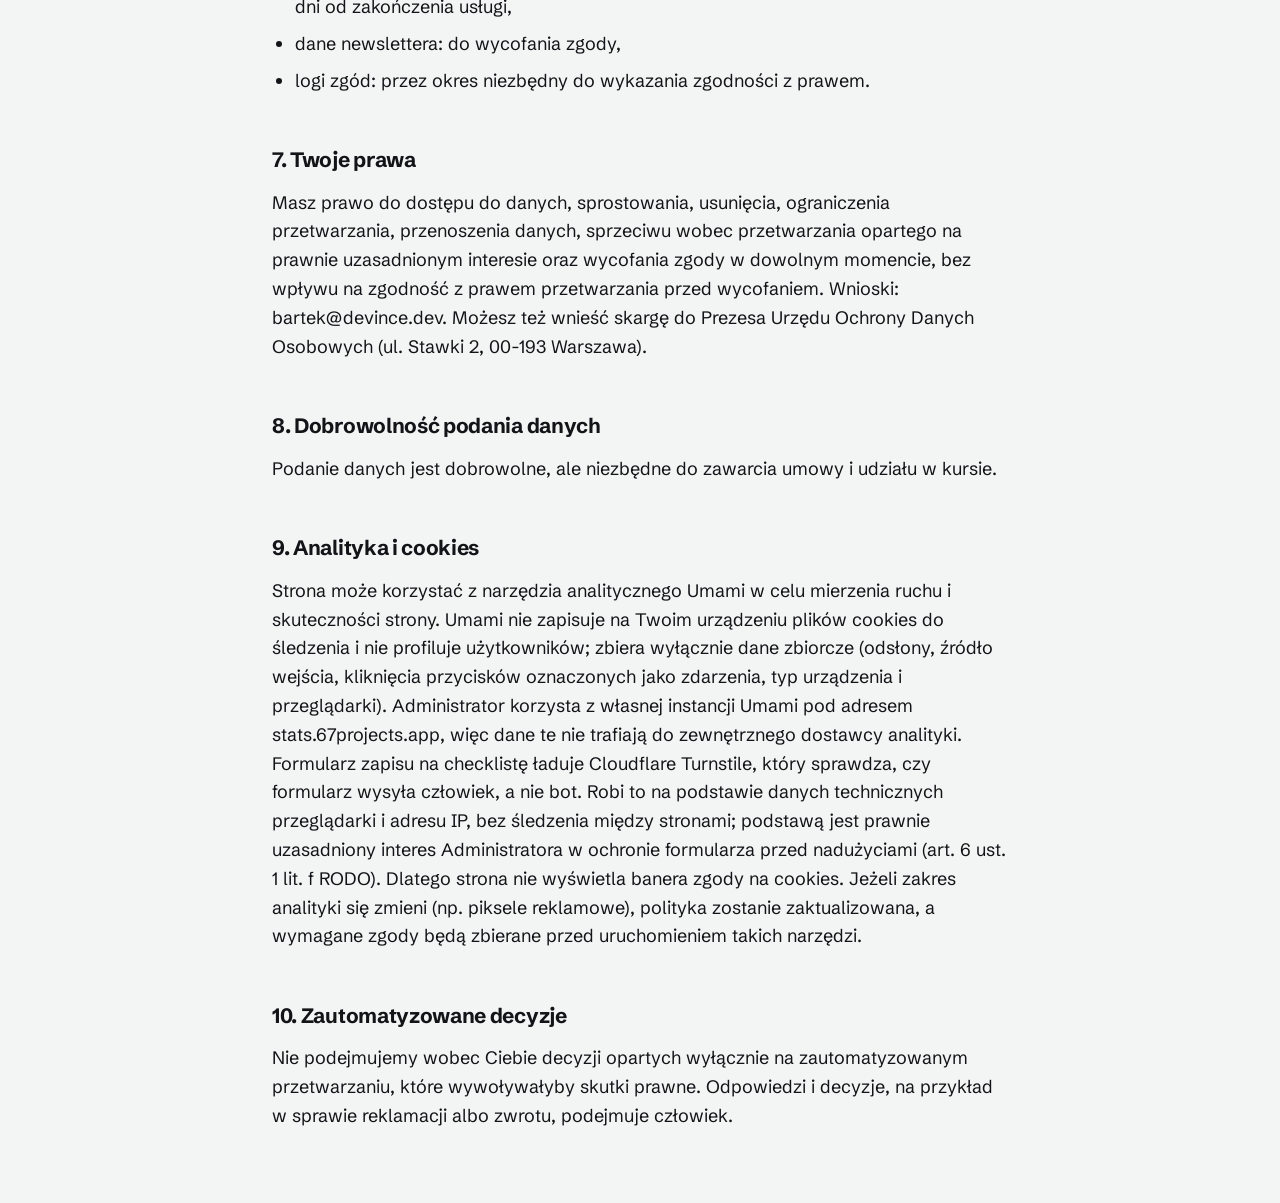
<file: site/polityka-prywatnosci.html>
<!doctype html>
<html lang="pl">
<head>
<meta charset="utf-8">
<meta name="viewport" content="width=device-width, initial-scale=1">
<title>Polityka prywatności: Sprint bezpieczeństwa i Audyt z omówieniem</title>
<meta name="robots" content="noindex">
<link rel="icon" href="favicon.svg" type="image/svg+xml">
<link rel="stylesheet" href="css/site.css">
<script defer src="https://stats.67projects.app/ascii.js" data-website-id="b5f7da77-02c9-419d-afe4-8e0501709261" data-domains="security.devince.dev"></script>
</head>
<body class="legal">
<main>
<a class="back" href="./">Wróć na stronę sprintu</a>
<h1>Polityka prywatności: kurs „Sprint bezpieczeństwa” i usługa „Audyt z omówieniem”</h1>
<p>Obowiązuje od dnia: 2.11.2026. Zmieniona z dniem 9.11.2026: dodano usługę „Audyt z omówieniem” (formularz przygotowania, raport, użycie narzędzia AI przy projekcie omówienia, Google jako odbiorca).</p>

<h2>1. Administrator danych</h2>
<p>Administratorem Twoich danych osobowych jest Bartłomiej Filipiuk Devins (marka Devince), NIP: 596 158 99 01, adres: ul. Stacyjna 1, 53-613 Wrocław. Kontakt w sprawach danych osobowych: bartek@devince.dev.</p>

<h2>2. Jakie dane przetwarzamy</h2>
<ul>
<li>dane podane przy zakupie kursu: imię, nazwisko, adres e-mail, dane do faktury (jeśli podane),</li>
<li>dane płatności przetwarzane przez operatora płatności (Administrator nie przechowuje numerów kart),</li>
<li>dane konta na platformie kursowej courses.devince.dev (e-mail, historia zakupów, postępy w programie); zakup wiąże się z automatycznym założeniem konta na adres e-mail podany przy zakupie,</li>
<li>odpowiedzi z ankiety po zakupie (narzędzia, stack, hosting, obawy) służące przygotowaniu karty skanu i dopasowaniu kolejności materiałów,</li>
<li>link do publicznego repozytorium, jeśli zgłosisz je do przebiegu przed startem, oraz wynik tego przebiegu, który przekazujemy wyłącznie Tobie,</li>
<li>przy usłudze „Audyt z omówieniem”: odpowiedzi z formularza przygotowania (cel audytu, stack, wielkość repozytorium, miejsca o największym ryzyku, narzędzie, limit kosztu, komenda testów, link do repozytorium, jeśli jest publiczne, i lista zależności, jeśli ją wkleisz) oraz raport z audytu, który sam przesyłasz e-mailem; raport może zawierać ścieżki plików i fragmenty kodu, o których treści decydujesz,</li>
<li>treści komunikacji (e-mail, Discord: wątek uczestnika i kanały edycji),</li>
<li>podstawowe dane techniczne i statystyczne dotyczące korzystania ze strony (patrz sekcja Analityka).</li>
</ul>
<p>Nie przetwarzamy kodu źródłowego Twojej aplikacji poza fragmentami, które sam zostawisz w przesłanym raporcie. Audyt uruchamiasz na własnym komputerze, a na Discord przekazujesz wyłącznie wybrane przez siebie tabele i zrzuty bez kodu, sekretów i danych osobowych użytkowników.</p>

<h2>3. Cele i podstawy prawne przetwarzania</h2>
<div class="table-scroll">
<table>
<thead><tr><th scope="col">Cel</th><th scope="col">Podstawa prawna (RODO)</th></tr></thead>
<tbody>
<tr><td>Zawarcie i wykonanie umowy udziału w kursie (konto na platformie, dostęp do materiałów, Discord, odpowiedzi na pytania)</td><td>art. 6 ust. 1 lit. b</td></tr>
<tr><td>Wykonanie usługi „Audyt z omówieniem” (karta uruchomienia, omówienie raportu, odpowiedzi na pytania, ocena poprawek), w tym przygotowanie projektu omówienia z użyciem narzędzia AI</td><td>art. 6 ust. 1 lit. b</td></tr>
<tr><td>Obsługa płatności i zwrotów</td><td>art. 6 ust. 1 lit. b i c</td></tr>
<tr><td>Obowiązki podatkowe i księgowe</td><td>art. 6 ust. 1 lit. c</td></tr>
<tr><td>Reklamacje i odstąpienia od umowy</td><td>art. 6 ust. 1 lit. b i c</td></tr>
<tr><td>Dochodzenie lub obrona roszczeń</td><td>art. 6 ust. 1 lit. f</td></tr>
<tr><td>Obsługa korespondencji (e-mail, Discord), w tym z użyciem narzędzi AI do porządkowania pytań i przygotowania projektów odpowiedzi</td><td>art. 6 ust. 1 lit. f (sprawna obsługa korespondencji)</td></tr>
<tr><td>Newsletter, wyłącznie za odrębną zgodą</td><td>art. 6 ust. 1 lit. a</td></tr>
<tr><td>Statystyka i poprawa działania strony</td><td>art. 6 ust. 1 lit. f</td></tr>
</tbody>
</table>
</div>

<h2>4. Odbiorcy danych</h2>
<ul>
<li>Stripe: operator płatności,</li>
<li>Hetzner Online GmbH: hosting platformy (serwery w UE),</li>
<li>Brevo: wysyłka e-maili transakcyjnych i, za zgodą, newslettera,</li>
<li>Discord: komunikacja grupowa edycji,</li>
<li>Cloudflare: ochrona formularza zapisu na checklistę przed botami (Turnstile), w zakresie adresu IP i danych technicznych przeglądarki,</li>
<li>Scanye: fakturowanie,</li>
<li>Google: formularz przygotowania (Google Forms) i skrzynka e-mail, w której przechowywane są przesłane raporty,</li>
<li>dostawcy narzędzi AI (Anthropic), z których Administrator korzysta przy obsłudze korespondencji i przygotowaniu projektu omówienia raportu, w zakresie treści wiadomości i raportu,</li>
<li>dostawca infrastruktury serwerowej własnej instancji narzędzia analitycznego Umami.</li>
</ul>
<p>Z narzędzi AI do audytu korzystasz na własnych kontach. W tym zakresie Administrator nie przekazuje im Twoich danych.</p>

<h2>5. Przekazywanie danych poza EOG</h2>
<p>Niektórzy dostawcy (Stripe, Discord, Cloudflare, Google, Brevo w zakresie części podprocesorów, dostawcy narzędzi AI) mogą przetwarzać dane poza Europejskim Obszarem Gospodarczym. Przekazywanie odbywa się na podstawie mechanizmów przewidzianych w RODO, w szczególności standardowych klauzul umownych lub decyzji o adekwatności (w tym EU-US Data Privacy Framework, jeżeli dostawca jest nim objęty).</p>

<h2>6. Okres przechowywania</h2>
<ul>
<li>dane umowne i konto: przez czas wykonywania umowy oraz do upływu terminów przedawnienia roszczeń,</li>
<li>dane rozliczeniowe: 5 lat, licząc od końca roku podatkowego,</li>
<li>raport z usługi „Audyt z omówieniem” i odpowiedzi z formularza przygotowania: 60 dni od zakończenia usługi,</li>
<li>dane newslettera: do wycofania zgody,</li>
<li>logi zgód: przez okres niezbędny do wykazania zgodności z prawem.</li>
</ul>

<h2>7. Twoje prawa</h2>
<p>Masz prawo do dostępu do danych, sprostowania, usunięcia, ograniczenia przetwarzania, przenoszenia danych, sprzeciwu wobec przetwarzania opartego na prawnie uzasadnionym interesie oraz wycofania zgody w dowolnym momencie, bez wpływu na zgodność z prawem przetwarzania przed wycofaniem. Wnioski: bartek@devince.dev. Możesz też wnieść skargę do Prezesa Urzędu Ochrony Danych Osobowych (ul. Stawki 2, 00-193 Warszawa).</p>

<h2>8. Dobrowolność podania danych</h2>
<p>Podanie danych jest dobrowolne, ale niezbędne do zawarcia umowy i udziału w kursie.</p>

<h2>9. Analityka i cookies</h2>
<p>Strona może korzystać z narzędzia analitycznego Umami w celu mierzenia ruchu i skuteczności strony. Umami nie zapisuje na Twoim urządzeniu plików cookies do śledzenia i nie profiluje użytkowników; zbiera wyłącznie dane zbiorcze (odsłony, źródło wejścia, kliknięcia przycisków oznaczonych jako zdarzenia, typ urządzenia i przeglądarki). Administrator korzysta z własnej instancji Umami pod adresem stats.67projects.app, więc dane te nie trafiają do zewnętrznego dostawcy analityki. Formularz zapisu na checklistę ładuje Cloudflare Turnstile, który sprawdza, czy formularz wysyła człowiek, a nie bot. Robi to na podstawie danych technicznych przeglądarki i adresu IP, bez śledzenia między stronami; podstawą jest prawnie uzasadniony interes Administratora w ochronie formularza przed nadużyciami (art. 6 ust. 1 lit. f RODO). Dlatego strona nie wyświetla banera zgody na cookies. Jeżeli zakres analityki się zmieni (np. piksele reklamowe), polityka zostanie zaktualizowana, a wymagane zgody będą zbierane przed uruchomieniem takich narzędzi.</p>

<h2>10. Zautomatyzowane decyzje</h2>
<p>Nie podejmujemy wobec Ciebie decyzji opartych wyłącznie na zautomatyzowanym przetwarzaniu, które wywoływałyby skutki prawne. Odpowiedzi i decyzje, na przykład w sprawie reklamacji albo zwrotu, podejmuje człowiek.</p>
</main>
</body>
</html>
</file>
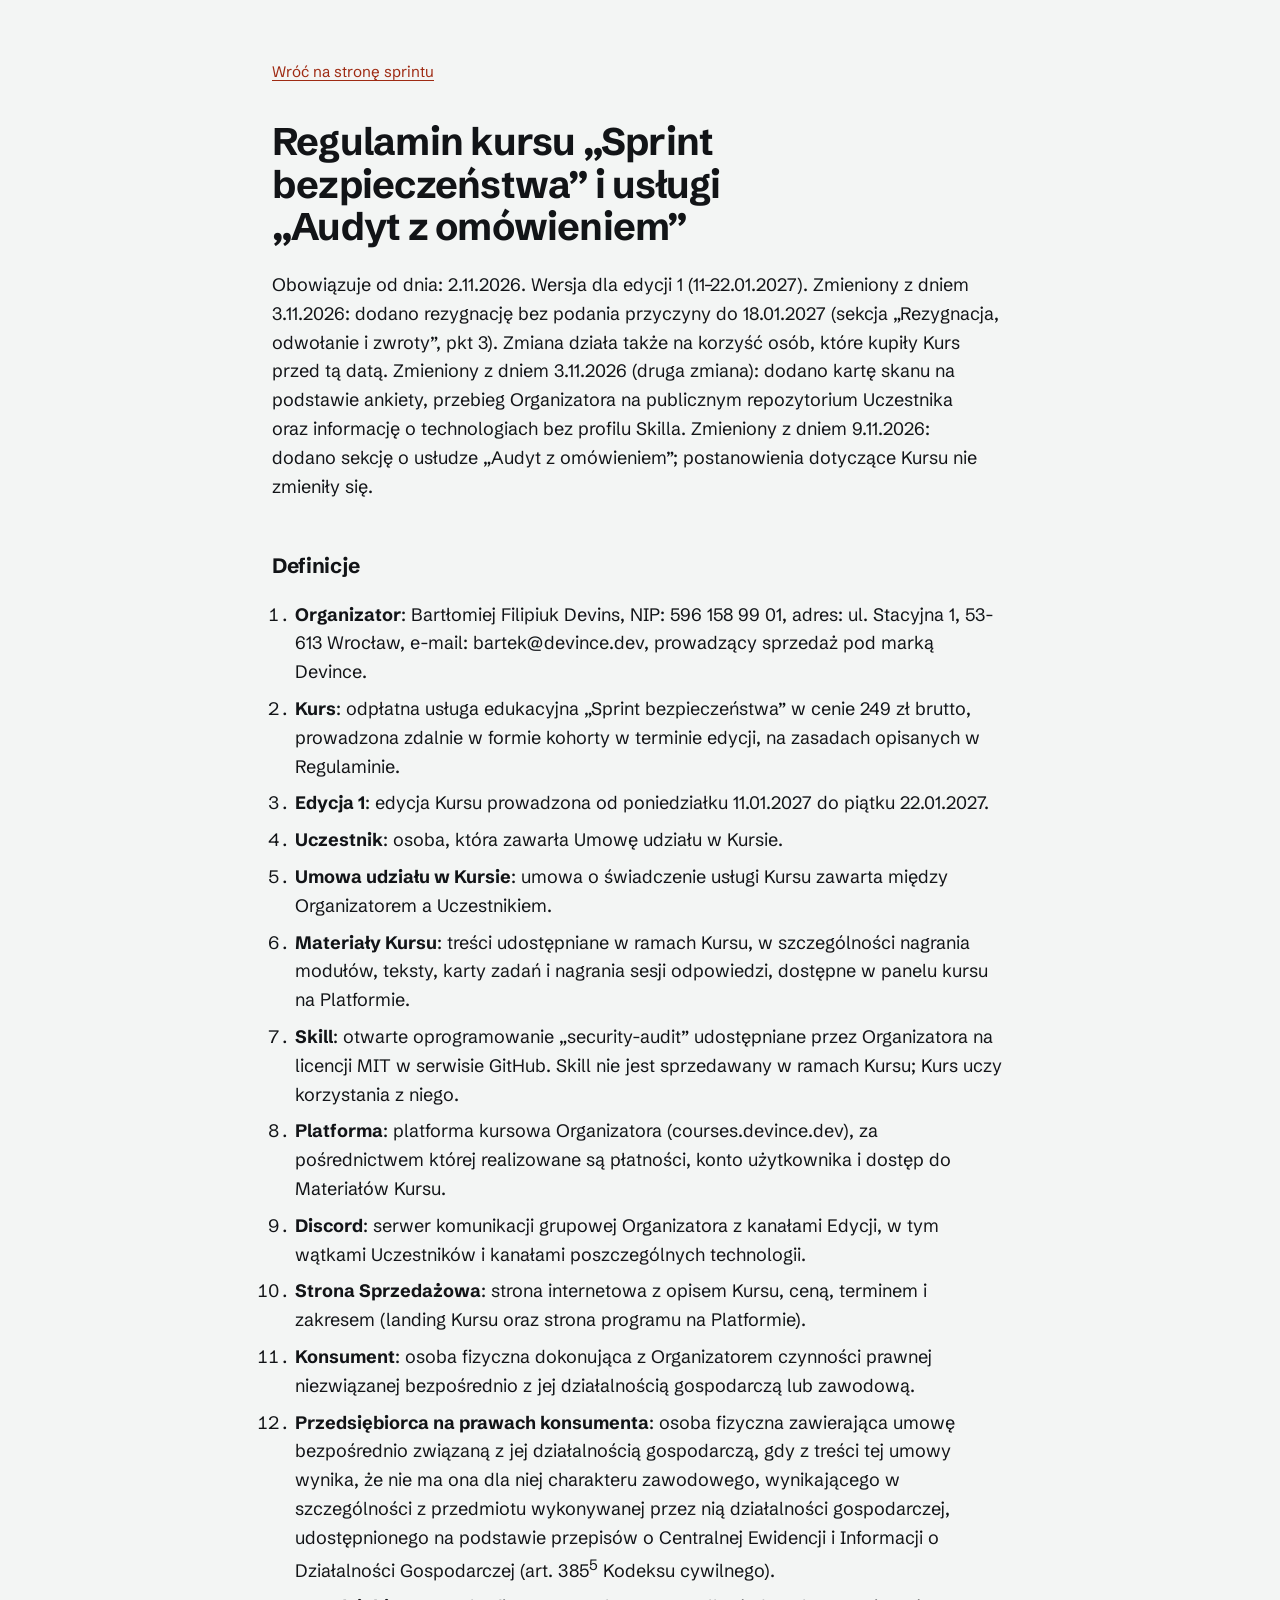
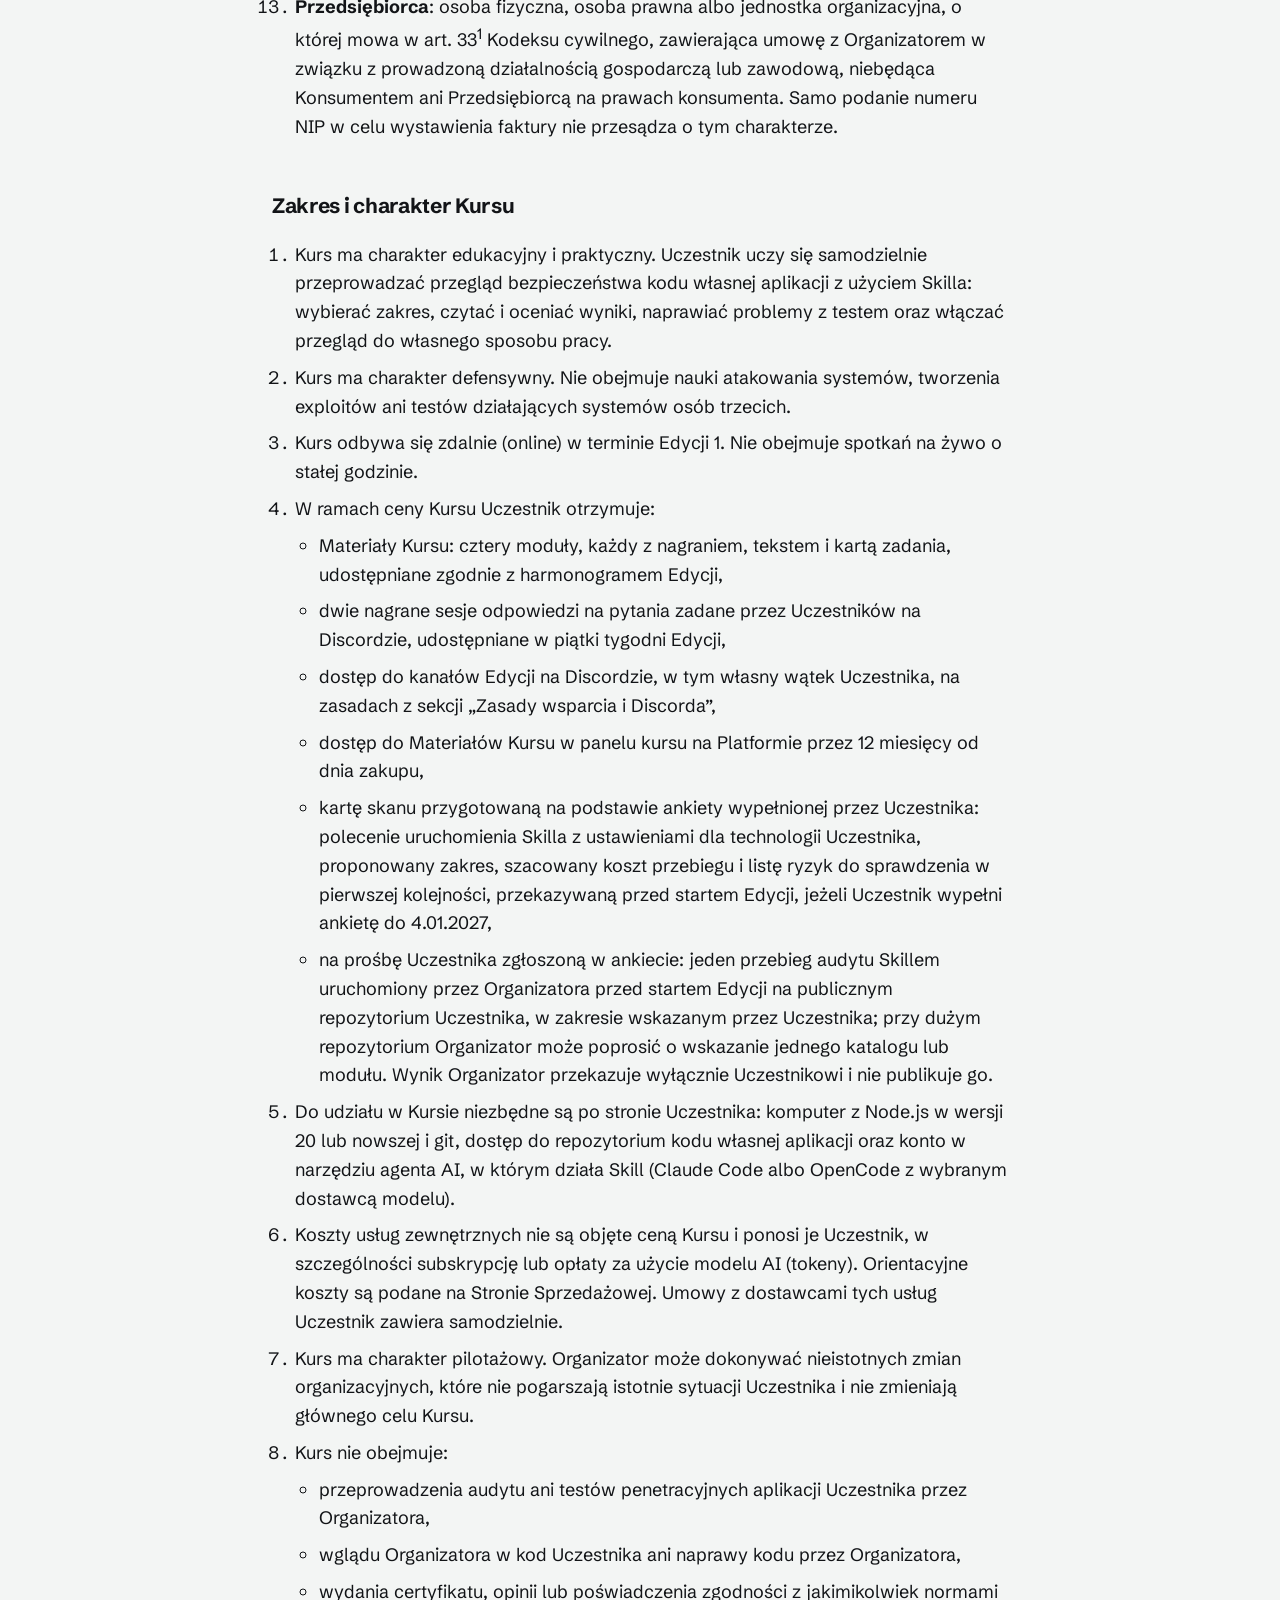
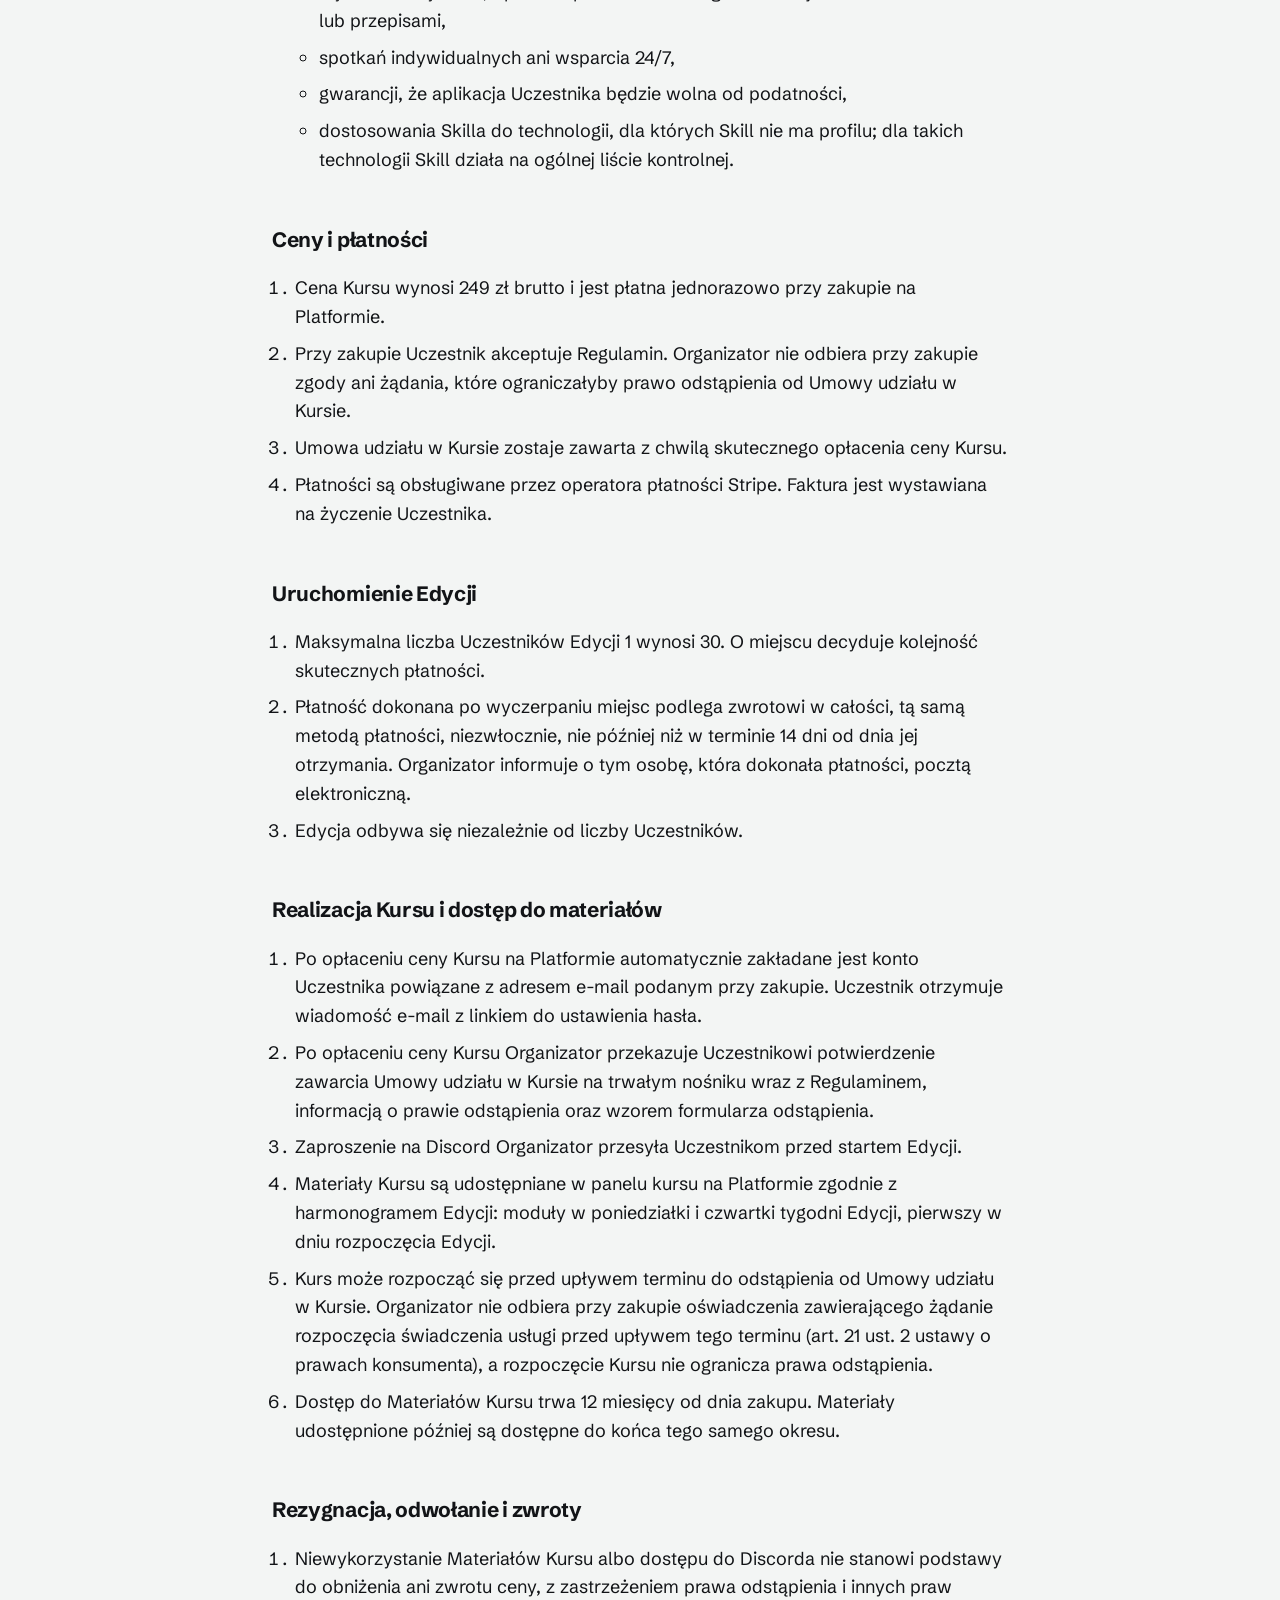
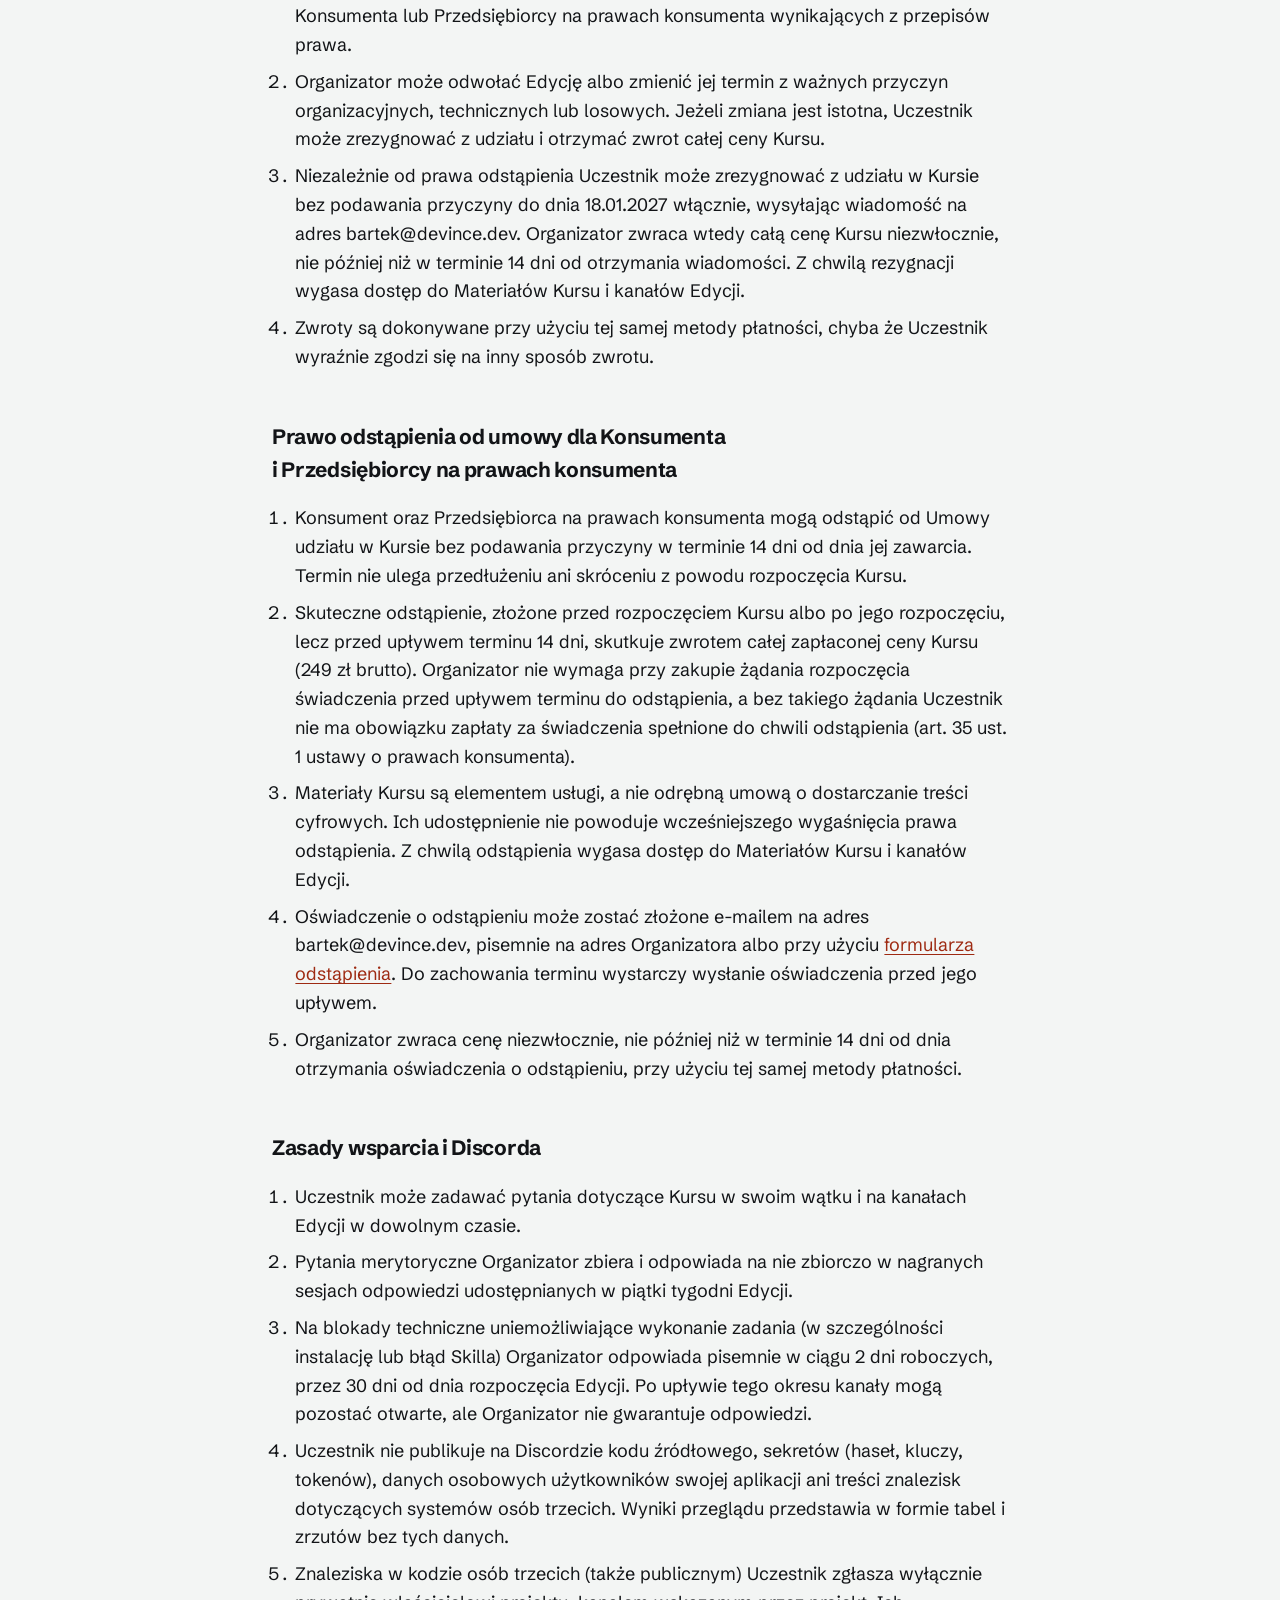
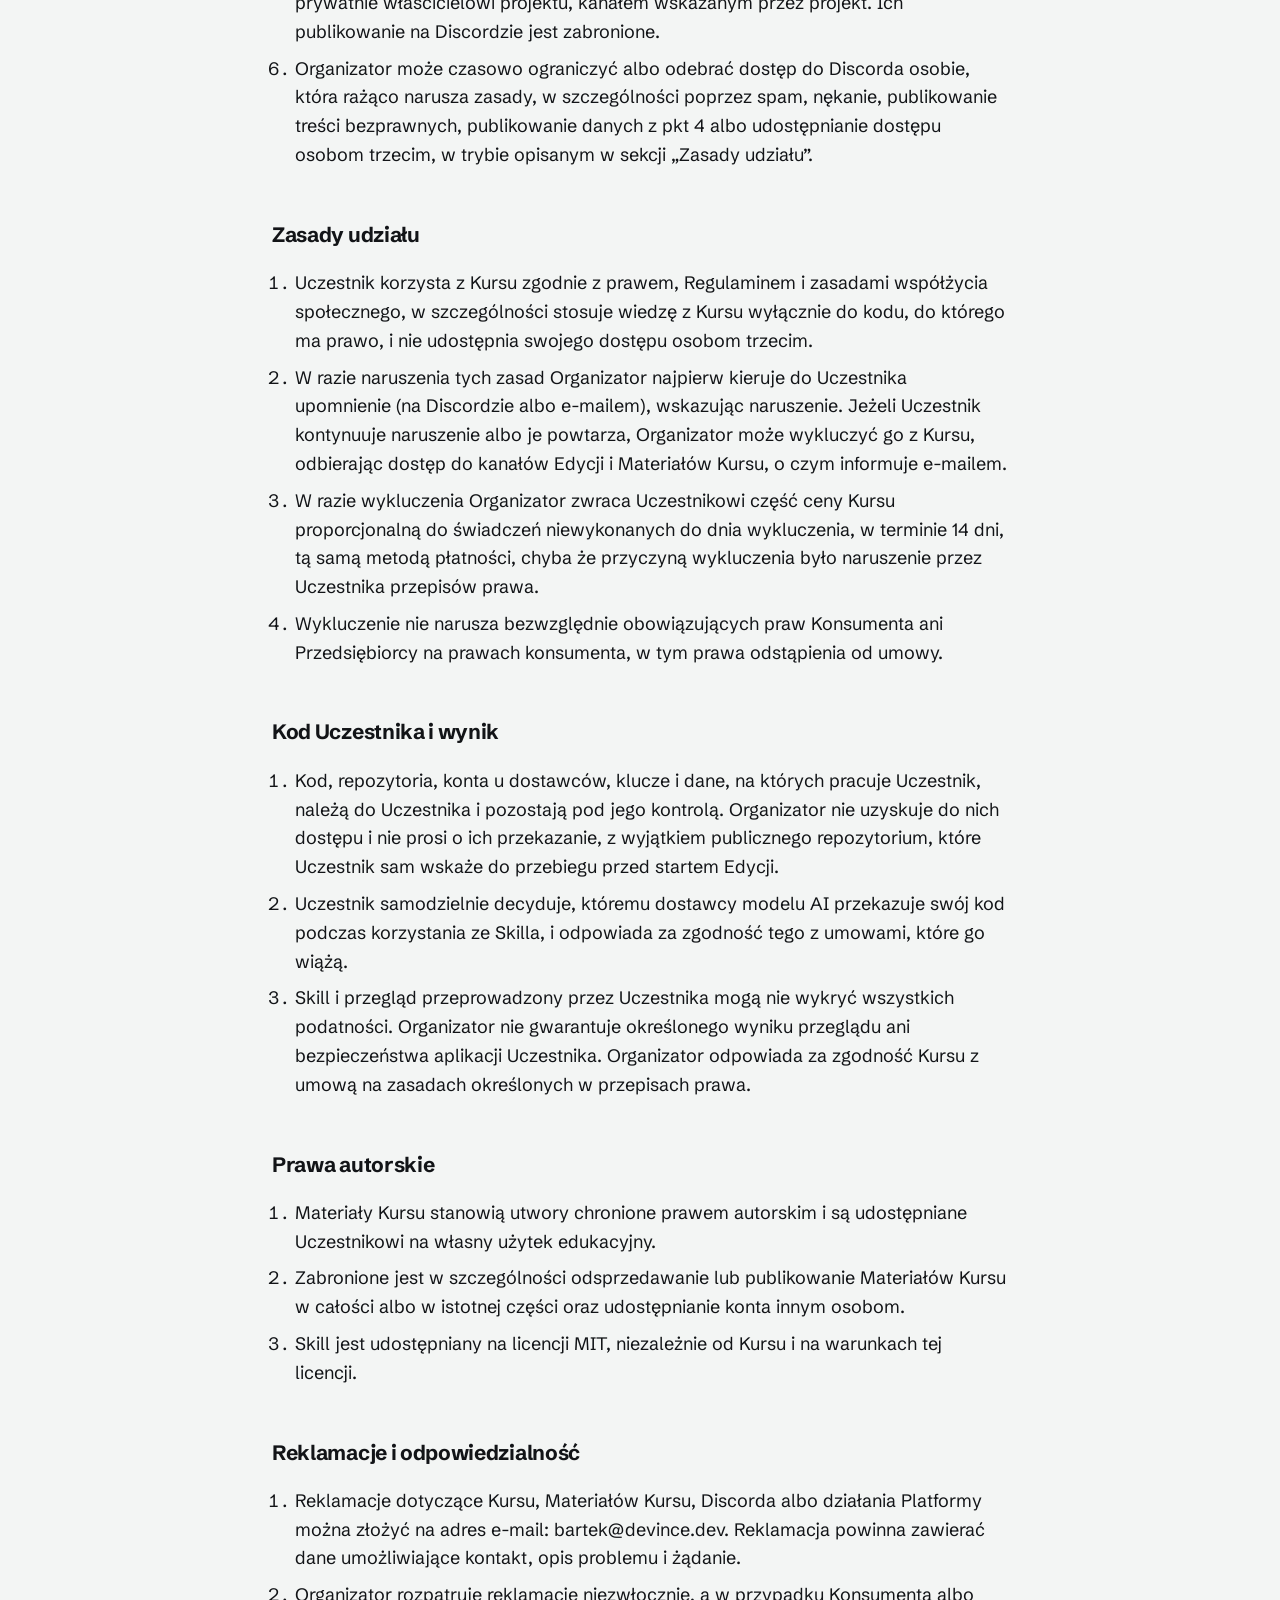
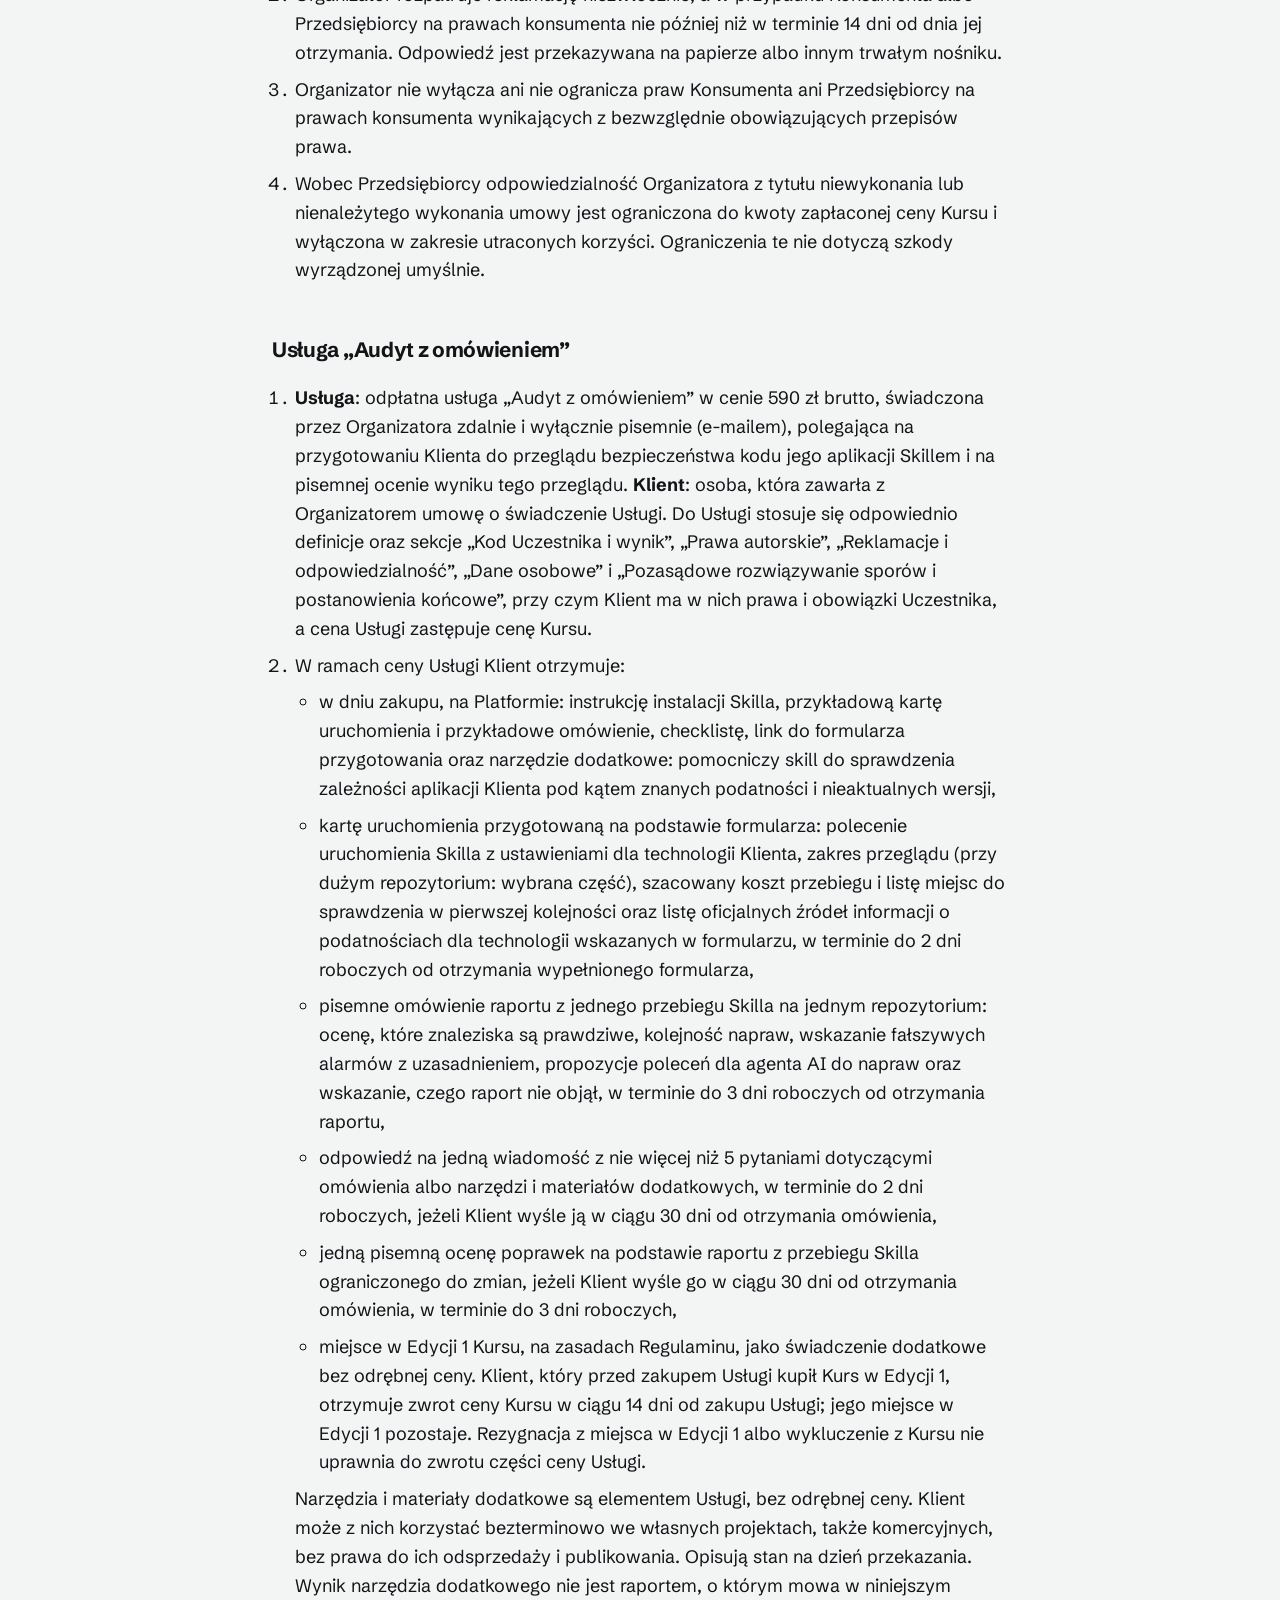
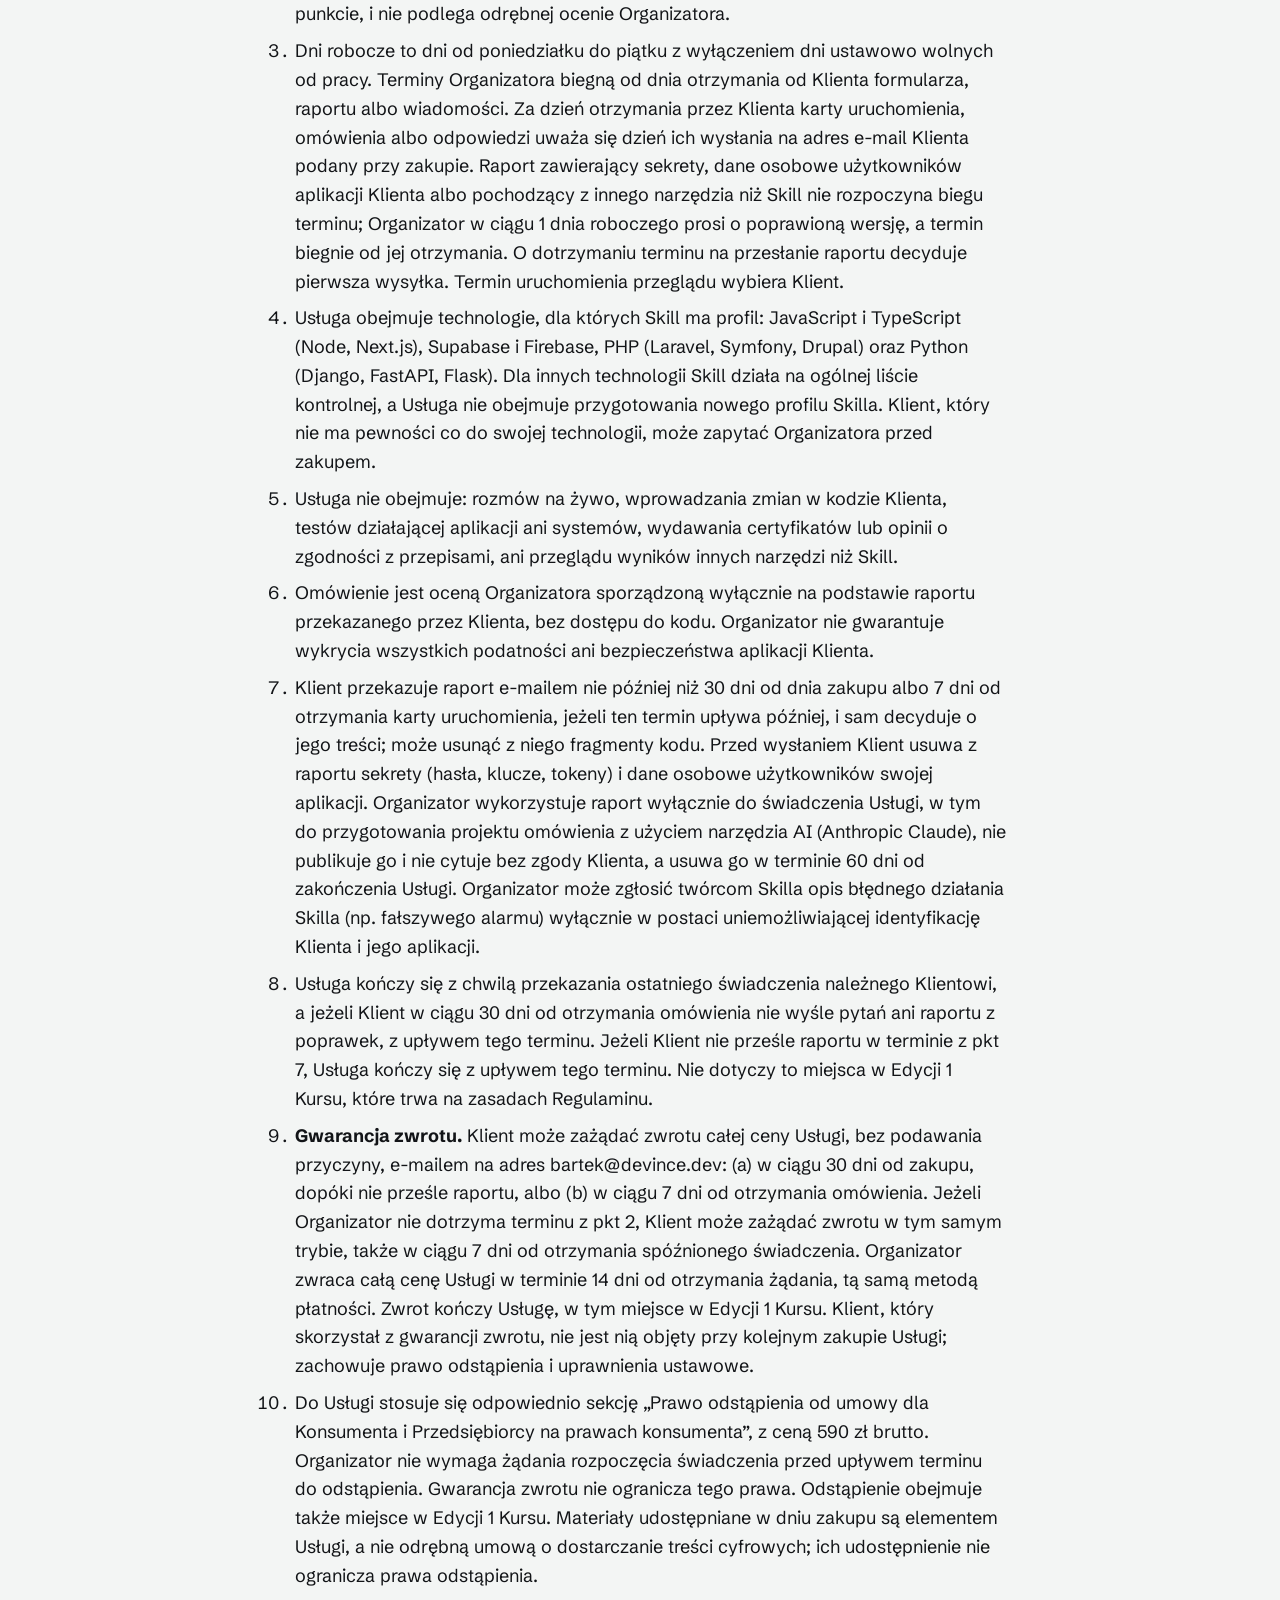
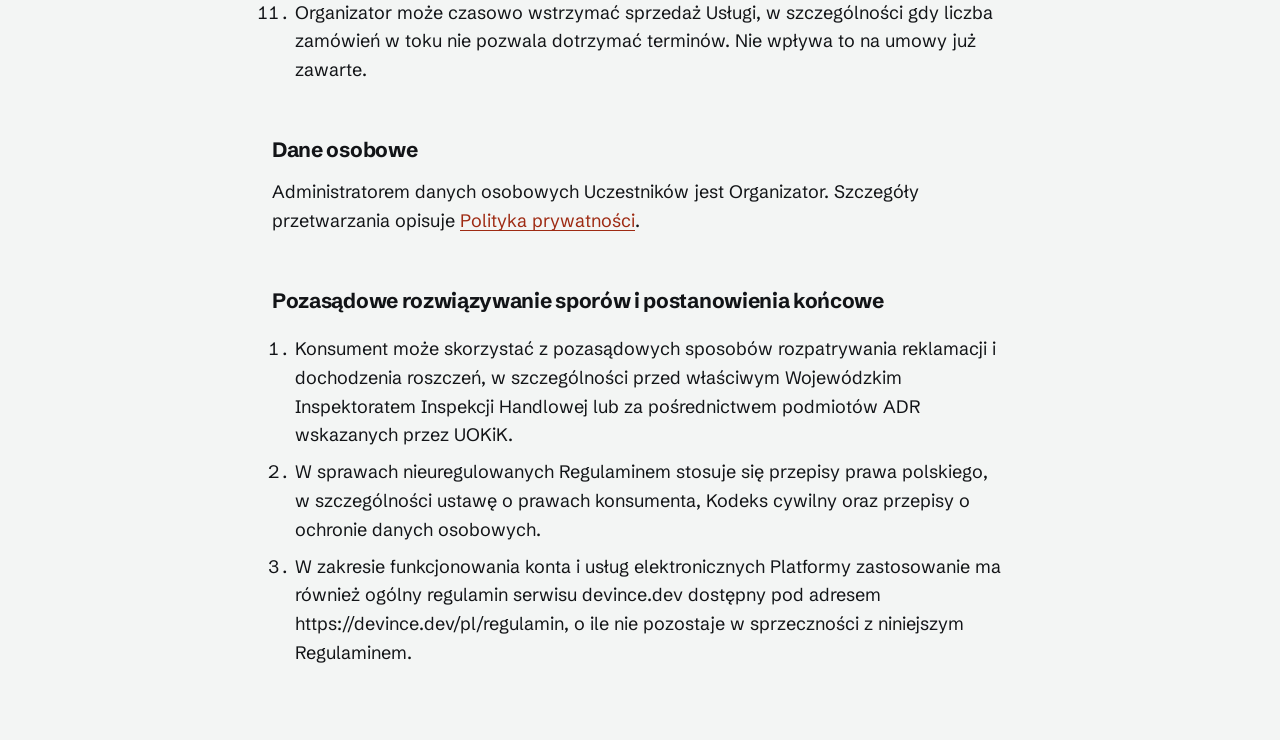
<file: site/regulamin.html>
<!doctype html>
<html lang="pl">
<head>
<meta charset="utf-8">
<meta name="viewport" content="width=device-width, initial-scale=1">
<title>Regulamin: Sprint bezpieczeństwa i Audyt z omówieniem</title>
<meta name="robots" content="noindex">
<link rel="icon" href="favicon.svg" type="image/svg+xml">
<link rel="stylesheet" href="css/site.css">
<script defer src="https://stats.67projects.app/ascii.js" data-website-id="b5f7da77-02c9-419d-afe4-8e0501709261" data-domains="security.devince.dev"></script>
</head>
<body class="legal">
<main>
<a class="back" href="./">Wróć na stronę sprintu</a>
<h1>Regulamin kursu „Sprint bezpieczeństwa” i usługi „Audyt z omówieniem”</h1>
<p>Obowiązuje od dnia: 2.11.2026. Wersja dla edycji 1 (11–22.01.2027). Zmieniony z dniem 3.11.2026: dodano rezygnację bez podania przyczyny do 18.01.2027 (sekcja „Rezygnacja, odwołanie i zwroty”, pkt 3). Zmiana działa także na korzyść osób, które kupiły Kurs przed tą datą. Zmieniony z dniem 3.11.2026 (druga zmiana): dodano kartę skanu na podstawie ankiety, przebieg Organizatora na publicznym repozytorium Uczestnika oraz informację o technologiach bez profilu Skilla. Zmieniony z dniem 9.11.2026: dodano sekcję o usłudze „Audyt z omówieniem”; postanowienia dotyczące Kursu nie zmieniły się.</p>

<h2 id="definicje">Definicje</h2>
<ol>
<li><strong>Organizator</strong>: Bartłomiej Filipiuk Devins, NIP: 596 158 99 01, adres: ul. Stacyjna 1, 53-613 Wrocław, e-mail: bartek@devince.dev, prowadzący sprzedaż pod marką Devince.</li>
<li><strong>Kurs</strong>: odpłatna usługa edukacyjna „Sprint bezpieczeństwa” w cenie 249 zł brutto, prowadzona zdalnie w formie kohorty w terminie edycji, na zasadach opisanych w Regulaminie.</li>
<li><strong>Edycja 1</strong>: edycja Kursu prowadzona od poniedziałku 11.01.2027 do piątku 22.01.2027.</li>
<li><strong>Uczestnik</strong>: osoba, która zawarła Umowę udziału w Kursie.</li>
<li><strong>Umowa udziału w Kursie</strong>: umowa o świadczenie usługi Kursu zawarta między Organizatorem a Uczestnikiem.</li>
<li><strong>Materiały Kursu</strong>: treści udostępniane w ramach Kursu, w szczególności nagrania modułów, teksty, karty zadań i nagrania sesji odpowiedzi, dostępne w panelu kursu na Platformie.</li>
<li><strong>Skill</strong>: otwarte oprogramowanie „security-audit” udostępniane przez Organizatora na licencji MIT w serwisie GitHub. Skill nie jest sprzedawany w ramach Kursu; Kurs uczy korzystania z niego.</li>
<li><strong>Platforma</strong>: platforma kursowa Organizatora (courses.devince.dev), za pośrednictwem której realizowane są płatności, konto użytkownika i dostęp do Materiałów Kursu.</li>
<li><strong>Discord</strong>: serwer komunikacji grupowej Organizatora z kanałami Edycji, w tym wątkami Uczestników i kanałami poszczególnych technologii.</li>
<li><strong>Strona Sprzedażowa</strong>: strona internetowa z opisem Kursu, ceną, terminem i zakresem (landing Kursu oraz strona programu na Platformie).</li>
<li><strong>Konsument</strong>: osoba fizyczna dokonująca z Organizatorem czynności prawnej niezwiązanej bezpośrednio z jej działalnością gospodarczą lub zawodową.</li>
<li><strong>Przedsiębiorca na prawach konsumenta</strong>: osoba fizyczna zawierająca umowę bezpośrednio związaną z jej działalnością gospodarczą, gdy z treści tej umowy wynika, że nie ma ona dla niej charakteru zawodowego, wynikającego w szczególności z przedmiotu wykonywanej przez nią działalności gospodarczej, udostępnionego na podstawie przepisów o Centralnej Ewidencji i Informacji o Działalności Gospodarczej (art. 385<sup>5</sup> Kodeksu cywilnego).</li>
<li><strong>Przedsiębiorca</strong>: osoba fizyczna, osoba prawna albo jednostka organizacyjna, o której mowa w art. 33<sup>1</sup> Kodeksu cywilnego, zawierająca umowę z Organizatorem w związku z prowadzoną działalnością gospodarczą lub zawodową, niebędąca Konsumentem ani Przedsiębiorcą na prawach konsumenta. Samo podanie numeru NIP w celu wystawienia faktury nie przesądza o tym charakterze.</li>
</ol>

<h2 id="zakres">Zakres i charakter Kursu</h2>
<ol>
<li>Kurs ma charakter edukacyjny i praktyczny. Uczestnik uczy się samodzielnie przeprowadzać przegląd bezpieczeństwa kodu własnej aplikacji z użyciem Skilla: wybierać zakres, czytać i oceniać wyniki, naprawiać problemy z testem oraz włączać przegląd do własnego sposobu pracy.</li>
<li>Kurs ma charakter defensywny. Nie obejmuje nauki atakowania systemów, tworzenia exploitów ani testów działających systemów osób trzecich.</li>
<li>Kurs odbywa się zdalnie (online) w terminie Edycji 1. Nie obejmuje spotkań na żywo o stałej godzinie.</li>
<li>W ramach ceny Kursu Uczestnik otrzymuje:
  <ul>
  <li>Materiały Kursu: cztery moduły, każdy z nagraniem, tekstem i kartą zadania, udostępniane zgodnie z harmonogramem Edycji,</li>
  <li>dwie nagrane sesje odpowiedzi na pytania zadane przez Uczestników na Discordzie, udostępniane w piątki tygodni Edycji,</li>
  <li>dostęp do kanałów Edycji na Discordzie, w tym własny wątek Uczestnika, na zasadach z sekcji „Zasady wsparcia i Discorda”,</li>
  <li>dostęp do Materiałów Kursu w panelu kursu na Platformie przez 12 miesięcy od dnia zakupu,</li>
  <li>kartę skanu przygotowaną na podstawie ankiety wypełnionej przez Uczestnika: polecenie uruchomienia Skilla z ustawieniami dla technologii Uczestnika, proponowany zakres, szacowany koszt przebiegu i listę ryzyk do sprawdzenia w pierwszej kolejności, przekazywaną przed startem Edycji, jeżeli Uczestnik wypełni ankietę do 4.01.2027,</li>
  <li>na prośbę Uczestnika zgłoszoną w ankiecie: jeden przebieg audytu Skillem uruchomiony przez Organizatora przed startem Edycji na publicznym repozytorium Uczestnika, w zakresie wskazanym przez Uczestnika; przy dużym repozytorium Organizator może poprosić o wskazanie jednego katalogu lub modułu. Wynik Organizator przekazuje wyłącznie Uczestnikowi i nie publikuje go.</li>
  </ul></li>
<li>Do udziału w Kursie niezbędne są po stronie Uczestnika: komputer z Node.js w wersji 20 lub nowszej i git, dostęp do repozytorium kodu własnej aplikacji oraz konto w narzędziu agenta AI, w którym działa Skill (Claude Code albo OpenCode z wybranym dostawcą modelu).</li>
<li>Koszty usług zewnętrznych nie są objęte ceną Kursu i ponosi je Uczestnik, w szczególności subskrypcję lub opłaty za użycie modelu AI (tokeny). Orientacyjne koszty są podane na Stronie Sprzedażowej. Umowy z dostawcami tych usług Uczestnik zawiera samodzielnie.</li>
<li>Kurs ma charakter pilotażowy. Organizator może dokonywać nieistotnych zmian organizacyjnych, które nie pogarszają istotnie sytuacji Uczestnika i nie zmieniają głównego celu Kursu.</li>
<li>Kurs nie obejmuje:
  <ul>
  <li>przeprowadzenia audytu ani testów penetracyjnych aplikacji Uczestnika przez Organizatora,</li>
  <li>wglądu Organizatora w kod Uczestnika ani naprawy kodu przez Organizatora,</li>
  <li>wydania certyfikatu, opinii lub poświadczenia zgodności z jakimikolwiek normami lub przepisami,</li>
  <li>spotkań indywidualnych ani wsparcia 24/7,</li>
  <li>gwarancji, że aplikacja Uczestnika będzie wolna od podatności,</li>
  <li>dostosowania Skilla do technologii, dla których Skill nie ma profilu; dla takich technologii Skill działa na ogólnej liście kontrolnej.</li>
  </ul></li>
</ol>

<h2 id="ceny">Ceny i płatności</h2>
<ol>
<li>Cena Kursu wynosi 249 zł brutto i jest płatna jednorazowo przy zakupie na Platformie.</li>
<li>Przy zakupie Uczestnik akceptuje Regulamin. Organizator nie odbiera przy zakupie zgody ani żądania, które ograniczałyby prawo odstąpienia od Umowy udziału w Kursie.</li>
<li>Umowa udziału w Kursie zostaje zawarta z chwilą skutecznego opłacenia ceny Kursu.</li>
<li>Płatności są obsługiwane przez operatora płatności Stripe. Faktura jest wystawiana na życzenie Uczestnika.</li>
</ol>

<h2 id="edycja">Uruchomienie Edycji</h2>
<ol>
<li>Maksymalna liczba Uczestników Edycji 1 wynosi 30. O miejscu decyduje kolejność skutecznych płatności.</li>
<li>Płatność dokonana po wyczerpaniu miejsc podlega zwrotowi w całości, tą samą metodą płatności, niezwłocznie, nie później niż w terminie 14 dni od dnia jej otrzymania. Organizator informuje o tym osobę, która dokonała płatności, pocztą elektroniczną.</li>
<li>Edycja odbywa się niezależnie od liczby Uczestników.</li>
</ol>

<h2 id="realizacja">Realizacja Kursu i dostęp do materiałów</h2>
<ol>
<li>Po opłaceniu ceny Kursu na Platformie automatycznie zakładane jest konto Uczestnika powiązane z adresem e-mail podanym przy zakupie. Uczestnik otrzymuje wiadomość e-mail z linkiem do ustawienia hasła.</li>
<li>Po opłaceniu ceny Kursu Organizator przekazuje Uczestnikowi potwierdzenie zawarcia Umowy udziału w Kursie na trwałym nośniku wraz z Regulaminem, informacją o prawie odstąpienia oraz wzorem formularza odstąpienia.</li>
<li>Zaproszenie na Discord Organizator przesyła Uczestnikom przed startem Edycji.</li>
<li>Materiały Kursu są udostępniane w panelu kursu na Platformie zgodnie z harmonogramem Edycji: moduły w poniedziałki i czwartki tygodni Edycji, pierwszy w dniu rozpoczęcia Edycji.</li>
<li>Kurs może rozpocząć się przed upływem terminu do odstąpienia od Umowy udziału w Kursie. Organizator nie odbiera przy zakupie oświadczenia zawierającego żądanie rozpoczęcia świadczenia usługi przed upływem tego terminu (art. 21 ust. 2 ustawy o prawach konsumenta), a rozpoczęcie Kursu nie ogranicza prawa odstąpienia.</li>
<li>Dostęp do Materiałów Kursu trwa 12 miesięcy od dnia zakupu. Materiały udostępnione później są dostępne do końca tego samego okresu.</li>
</ol>

<h2 id="rezygnacja">Rezygnacja, odwołanie i zwroty</h2>
<ol>
<li>Niewykorzystanie Materiałów Kursu albo dostępu do Discorda nie stanowi podstawy do obniżenia ani zwrotu ceny, z zastrzeżeniem prawa odstąpienia i innych praw Konsumenta lub Przedsiębiorcy na prawach konsumenta wynikających z przepisów prawa.</li>
<li>Organizator może odwołać Edycję albo zmienić jej termin z ważnych przyczyn organizacyjnych, technicznych lub losowych. Jeżeli zmiana jest istotna, Uczestnik może zrezygnować z udziału i otrzymać zwrot całej ceny Kursu.</li>
<li>Niezależnie od prawa odstąpienia Uczestnik może zrezygnować z udziału w Kursie bez podawania przyczyny do dnia 18.01.2027 włącznie, wysyłając wiadomość na adres bartek@devince.dev. Organizator zwraca wtedy całą cenę Kursu niezwłocznie, nie później niż w terminie 14 dni od otrzymania wiadomości. Z chwilą rezygnacji wygasa dostęp do Materiałów Kursu i kanałów Edycji.</li>
<li>Zwroty są dokonywane przy użyciu tej samej metody płatności, chyba że Uczestnik wyraźnie zgodzi się na inny sposób zwrotu.</li>
</ol>

<h2 id="odstapienie">Prawo odstąpienia od umowy dla Konsumenta i Przedsiębiorcy na prawach konsumenta</h2>
<ol>
<li>Konsument oraz Przedsiębiorca na prawach konsumenta mogą odstąpić od Umowy udziału w Kursie bez podawania przyczyny w terminie 14 dni od dnia jej zawarcia. Termin nie ulega przedłużeniu ani skróceniu z powodu rozpoczęcia Kursu.</li>
<li>Skuteczne odstąpienie, złożone przed rozpoczęciem Kursu albo po jego rozpoczęciu, lecz przed upływem terminu 14 dni, skutkuje zwrotem całej zapłaconej ceny Kursu (249 zł brutto). Organizator nie wymaga przy zakupie żądania rozpoczęcia świadczenia przed upływem terminu do odstąpienia, a bez takiego żądania Uczestnik nie ma obowiązku zapłaty za świadczenia spełnione do chwili odstąpienia (art. 35 ust. 1 ustawy o prawach konsumenta).</li>
<li>Materiały Kursu są elementem usługi, a nie odrębną umową o dostarczanie treści cyfrowych. Ich udostępnienie nie powoduje wcześniejszego wygaśnięcia prawa odstąpienia. Z chwilą odstąpienia wygasa dostęp do Materiałów Kursu i kanałów Edycji.</li>
<li>Oświadczenie o odstąpieniu może zostać złożone e-mailem na adres bartek@devince.dev, pisemnie na adres Organizatora albo przy użyciu <a href="formularz-odstapienia.html">formularza odstąpienia</a>. Do zachowania terminu wystarczy wysłanie oświadczenia przed jego upływem.</li>
<li>Organizator zwraca cenę niezwłocznie, nie później niż w terminie 14 dni od dnia otrzymania oświadczenia o odstąpieniu, przy użyciu tej samej metody płatności.</li>
</ol>

<h2 id="wsparcie">Zasady wsparcia i Discorda</h2>
<ol>
<li>Uczestnik może zadawać pytania dotyczące Kursu w swoim wątku i na kanałach Edycji w dowolnym czasie.</li>
<li>Pytania merytoryczne Organizator zbiera i odpowiada na nie zbiorczo w nagranych sesjach odpowiedzi udostępnianych w piątki tygodni Edycji.</li>
<li>Na blokady techniczne uniemożliwiające wykonanie zadania (w szczególności instalację lub błąd Skilla) Organizator odpowiada pisemnie w ciągu 2 dni roboczych, przez 30 dni od dnia rozpoczęcia Edycji. Po upływie tego okresu kanały mogą pozostać otwarte, ale Organizator nie gwarantuje odpowiedzi.</li>
<li>Uczestnik nie publikuje na Discordzie kodu źródłowego, sekretów (haseł, kluczy, tokenów), danych osobowych użytkowników swojej aplikacji ani treści znalezisk dotyczących systemów osób trzecich. Wyniki przeglądu przedstawia w formie tabel i zrzutów bez tych danych.</li>
<li>Znaleziska w kodzie osób trzecich (także publicznym) Uczestnik zgłasza wyłącznie prywatnie właścicielowi projektu, kanałem wskazanym przez projekt. Ich publikowanie na Discordzie jest zabronione.</li>
<li>Organizator może czasowo ograniczyć albo odebrać dostęp do Discorda osobie, która rażąco narusza zasady, w szczególności poprzez spam, nękanie, publikowanie treści bezprawnych, publikowanie danych z pkt 4 albo udostępnianie dostępu osobom trzecim, w trybie opisanym w sekcji „Zasady udziału”.</li>
</ol>

<h2 id="udzial">Zasady udziału</h2>
<ol>
<li>Uczestnik korzysta z Kursu zgodnie z prawem, Regulaminem i zasadami współżycia społecznego, w szczególności stosuje wiedzę z Kursu wyłącznie do kodu, do którego ma prawo, i nie udostępnia swojego dostępu osobom trzecim.</li>
<li>W razie naruszenia tych zasad Organizator najpierw kieruje do Uczestnika upomnienie (na Discordzie albo e-mailem), wskazując naruszenie. Jeżeli Uczestnik kontynuuje naruszenie albo je powtarza, Organizator może wykluczyć go z Kursu, odbierając dostęp do kanałów Edycji i Materiałów Kursu, o czym informuje e-mailem.</li>
<li>W razie wykluczenia Organizator zwraca Uczestnikowi część ceny Kursu proporcjonalną do świadczeń niewykonanych do dnia wykluczenia, w terminie 14 dni, tą samą metodą płatności, chyba że przyczyną wykluczenia było naruszenie przez Uczestnika przepisów prawa.</li>
<li>Wykluczenie nie narusza bezwzględnie obowiązujących praw Konsumenta ani Przedsiębiorcy na prawach konsumenta, w tym prawa odstąpienia od umowy.</li>
</ol>

<h2 id="kod">Kod Uczestnika i wynik</h2>
<ol>
<li>Kod, repozytoria, konta u dostawców, klucze i dane, na których pracuje Uczestnik, należą do Uczestnika i pozostają pod jego kontrolą. Organizator nie uzyskuje do nich dostępu i nie prosi o ich przekazanie, z wyjątkiem publicznego repozytorium, które Uczestnik sam wskaże do przebiegu przed startem Edycji.</li>
<li>Uczestnik samodzielnie decyduje, któremu dostawcy modelu AI przekazuje swój kod podczas korzystania ze Skilla, i odpowiada za zgodność tego z umowami, które go wiążą.</li>
<li>Skill i przegląd przeprowadzony przez Uczestnika mogą nie wykryć wszystkich podatności. Organizator nie gwarantuje określonego wyniku przeglądu ani bezpieczeństwa aplikacji Uczestnika. Organizator odpowiada za zgodność Kursu z umową na zasadach określonych w przepisach prawa.</li>
</ol>

<h2 id="prawa-autorskie">Prawa autorskie</h2>
<ol>
<li>Materiały Kursu stanowią utwory chronione prawem autorskim i są udostępniane Uczestnikowi na własny użytek edukacyjny.</li>
<li>Zabronione jest w szczególności odsprzedawanie lub publikowanie Materiałów Kursu w całości albo w istotnej części oraz udostępnianie konta innym osobom.</li>
<li>Skill jest udostępniany na licencji MIT, niezależnie od Kursu i na warunkach tej licencji.</li>
</ol>

<h2 id="reklamacje">Reklamacje i odpowiedzialność</h2>
<ol>
<li>Reklamacje dotyczące Kursu, Materiałów Kursu, Discorda albo działania Platformy można złożyć na adres e-mail: bartek@devince.dev. Reklamacja powinna zawierać dane umożliwiające kontakt, opis problemu i żądanie.</li>
<li>Organizator rozpatruje reklamację niezwłocznie, a w przypadku Konsumenta albo Przedsiębiorcy na prawach konsumenta nie później niż w terminie 14 dni od dnia jej otrzymania. Odpowiedź jest przekazywana na papierze albo innym trwałym nośniku.</li>
<li>Organizator nie wyłącza ani nie ogranicza praw Konsumenta ani Przedsiębiorcy na prawach konsumenta wynikających z bezwzględnie obowiązujących przepisów prawa.</li>
<li>Wobec Przedsiębiorcy odpowiedzialność Organizatora z tytułu niewykonania lub nienależytego wykonania umowy jest ograniczona do kwoty zapłaconej ceny Kursu i wyłączona w zakresie utraconych korzyści. Ograniczenia te nie dotyczą szkody wyrządzonej umyślnie.</li>
</ol>

<h2 id="audyt">Usługa „Audyt z omówieniem”</h2>
<ol>
<li><strong>Usługa</strong>: odpłatna usługa „Audyt z omówieniem” w cenie 590 zł brutto, świadczona przez Organizatora zdalnie i wyłącznie pisemnie (e-mailem), polegająca na przygotowaniu Klienta do przeglądu bezpieczeństwa kodu jego aplikacji Skillem i na pisemnej ocenie wyniku tego przeglądu. <strong>Klient</strong>: osoba, która zawarła z Organizatorem umowę o świadczenie Usługi. Do Usługi stosuje się odpowiednio definicje oraz sekcje „Kod Uczestnika i wynik”, „Prawa autorskie”, „Reklamacje i odpowiedzialność”, „Dane osobowe” i „Pozasądowe rozwiązywanie sporów i postanowienia końcowe”, przy czym Klient ma w nich prawa i obowiązki Uczestnika, a cena Usługi zastępuje cenę Kursu.</li>
<li>W ramach ceny Usługi Klient otrzymuje:
  <ul>
  <li>w dniu zakupu, na Platformie: instrukcję instalacji Skilla, przykładową kartę uruchomienia i przykładowe omówienie, checklistę, link do formularza przygotowania oraz narzędzie dodatkowe: pomocniczy skill do sprawdzenia zależności aplikacji Klienta pod kątem znanych podatności i nieaktualnych wersji,</li>
  <li>kartę uruchomienia przygotowaną na podstawie formularza: polecenie uruchomienia Skilla z ustawieniami dla technologii Klienta, zakres przeglądu (przy dużym repozytorium: wybrana część), szacowany koszt przebiegu i listę miejsc do sprawdzenia w pierwszej kolejności oraz listę oficjalnych źródeł informacji o podatnościach dla technologii wskazanych w formularzu, w terminie do 2 dni roboczych od otrzymania wypełnionego formularza,</li>
  <li>pisemne omówienie raportu z jednego przebiegu Skilla na jednym repozytorium: ocenę, które znaleziska są prawdziwe, kolejność napraw, wskazanie fałszywych alarmów z uzasadnieniem, propozycje poleceń dla agenta AI do napraw oraz wskazanie, czego raport nie objął, w terminie do 3 dni roboczych od otrzymania raportu,</li>
  <li>odpowiedź na jedną wiadomość z nie więcej niż 5 pytaniami dotyczącymi omówienia albo narzędzi i materiałów dodatkowych, w terminie do 2 dni roboczych, jeżeli Klient wyśle ją w ciągu 30 dni od otrzymania omówienia,</li>
  <li>jedną pisemną ocenę poprawek na podstawie raportu z przebiegu Skilla ograniczonego do zmian, jeżeli Klient wyśle go w ciągu 30 dni od otrzymania omówienia, w terminie do 3 dni roboczych,</li>
  <li>miejsce w Edycji 1 Kursu, na zasadach Regulaminu, jako świadczenie dodatkowe bez odrębnej ceny. Klient, który przed zakupem Usługi kupił Kurs w Edycji 1, otrzymuje zwrot ceny Kursu w ciągu 14 dni od zakupu Usługi; jego miejsce w Edycji 1 pozostaje. Rezygnacja z miejsca w Edycji 1 albo wykluczenie z Kursu nie uprawnia do zwrotu części ceny Usługi.</li>
  </ul>
  Narzędzia i materiały dodatkowe są elementem Usługi, bez odrębnej ceny. Klient może z nich korzystać bezterminowo we własnych projektach, także komercyjnych, bez prawa do ich odsprzedaży i publikowania. Opisują stan na dzień przekazania. Wynik narzędzia dodatkowego nie jest raportem, o którym mowa w niniejszym punkcie, i nie podlega odrębnej ocenie Organizatora.</li>
<li>Dni robocze to dni od poniedziałku do piątku z wyłączeniem dni ustawowo wolnych od pracy. Terminy Organizatora biegną od dnia otrzymania od Klienta formularza, raportu albo wiadomości. Za dzień otrzymania przez Klienta karty uruchomienia, omówienia albo odpowiedzi uważa się dzień ich wysłania na adres e-mail Klienta podany przy zakupie. Raport zawierający sekrety, dane osobowe użytkowników aplikacji Klienta albo pochodzący z innego narzędzia niż Skill nie rozpoczyna biegu terminu; Organizator w ciągu 1 dnia roboczego prosi o poprawioną wersję, a termin biegnie od jej otrzymania. O dotrzymaniu terminu na przesłanie raportu decyduje pierwsza wysyłka. Termin uruchomienia przeglądu wybiera Klient.</li>
<li>Usługa obejmuje technologie, dla których Skill ma profil: JavaScript i TypeScript (Node, Next.js), Supabase i Firebase, PHP (Laravel, Symfony, Drupal) oraz Python (Django, FastAPI, Flask). Dla innych technologii Skill działa na ogólnej liście kontrolnej, a Usługa nie obejmuje przygotowania nowego profilu Skilla. Klient, który nie ma pewności co do swojej technologii, może zapytać Organizatora przed zakupem.</li>
<li>Usługa nie obejmuje: rozmów na żywo, wprowadzania zmian w kodzie Klienta, testów działającej aplikacji ani systemów, wydawania certyfikatów lub opinii o zgodności z przepisami, ani przeglądu wyników innych narzędzi niż Skill.</li>
<li>Omówienie jest oceną Organizatora sporządzoną wyłącznie na podstawie raportu przekazanego przez Klienta, bez dostępu do kodu. Organizator nie gwarantuje wykrycia wszystkich podatności ani bezpieczeństwa aplikacji Klienta.</li>
<li>Klient przekazuje raport e-mailem nie później niż 30 dni od dnia zakupu albo 7 dni od otrzymania karty uruchomienia, jeżeli ten termin upływa później, i sam decyduje o jego treści; może usunąć z niego fragmenty kodu. Przed wysłaniem Klient usuwa z raportu sekrety (hasła, klucze, tokeny) i dane osobowe użytkowników swojej aplikacji. Organizator wykorzystuje raport wyłącznie do świadczenia Usługi, w tym do przygotowania projektu omówienia z użyciem narzędzia AI (Anthropic Claude), nie publikuje go i nie cytuje bez zgody Klienta, a usuwa go w terminie 60 dni od zakończenia Usługi. Organizator może zgłosić twórcom Skilla opis błędnego działania Skilla (np. fałszywego alarmu) wyłącznie w postaci uniemożliwiającej identyfikację Klienta i jego aplikacji.</li>
<li>Usługa kończy się z chwilą przekazania ostatniego świadczenia należnego Klientowi, a jeżeli Klient w ciągu 30 dni od otrzymania omówienia nie wyśle pytań ani raportu z poprawek, z upływem tego terminu. Jeżeli Klient nie prześle raportu w terminie z pkt 7, Usługa kończy się z upływem tego terminu. Nie dotyczy to miejsca w Edycji 1 Kursu, które trwa na zasadach Regulaminu.</li>
<li><strong>Gwarancja zwrotu.</strong> Klient może zażądać zwrotu całej ceny Usługi, bez podawania przyczyny, e-mailem na adres bartek@devince.dev: (a) w ciągu 30 dni od zakupu, dopóki nie prześle raportu, albo (b) w ciągu 7 dni od otrzymania omówienia. Jeżeli Organizator nie dotrzyma terminu z pkt 2, Klient może zażądać zwrotu w tym samym trybie, także w ciągu 7 dni od otrzymania spóźnionego świadczenia. Organizator zwraca całą cenę Usługi w terminie 14 dni od otrzymania żądania, tą samą metodą płatności. Zwrot kończy Usługę, w tym miejsce w Edycji 1 Kursu. Klient, który skorzystał z gwarancji zwrotu, nie jest nią objęty przy kolejnym zakupie Usługi; zachowuje prawo odstąpienia i uprawnienia ustawowe.</li>
<li>Do Usługi stosuje się odpowiednio sekcję „Prawo odstąpienia od umowy dla Konsumenta i Przedsiębiorcy na prawach konsumenta”, z ceną 590 zł brutto. Organizator nie wymaga żądania rozpoczęcia świadczenia przed upływem terminu do odstąpienia. Gwarancja zwrotu nie ogranicza tego prawa. Odstąpienie obejmuje także miejsce w Edycji 1 Kursu. Materiały udostępniane w dniu zakupu są elementem Usługi, a nie odrębną umową o dostarczanie treści cyfrowych; ich udostępnienie nie ogranicza prawa odstąpienia.</li>
<li>Organizator może czasowo wstrzymać sprzedaż Usługi, w szczególności gdy liczba zamówień w toku nie pozwala dotrzymać terminów. Nie wpływa to na umowy już zawarte.</li>
</ol>

<h2 id="dane">Dane osobowe</h2>
<p>Administratorem danych osobowych Uczestników jest Organizator. Szczegóły przetwarzania opisuje <a href="polityka-prywatnosci.html">Polityka prywatności</a>.</p>

<h2 id="koncowe">Pozasądowe rozwiązywanie sporów i postanowienia końcowe</h2>
<ol>
<li>Konsument może skorzystać z pozasądowych sposobów rozpatrywania reklamacji i dochodzenia roszczeń, w szczególności przed właściwym Wojewódzkim Inspektoratem Inspekcji Handlowej lub za pośrednictwem podmiotów ADR wskazanych przez UOKiK.</li>
<li>W sprawach nieuregulowanych Regulaminem stosuje się przepisy prawa polskiego, w szczególności ustawę o prawach konsumenta, Kodeks cywilny oraz przepisy o ochronie danych osobowych.</li>
<li>W zakresie funkcjonowania konta i usług elektronicznych Platformy zastosowanie ma również ogólny regulamin serwisu devince.dev dostępny pod adresem https://devince.dev/pl/regulamin, o ile nie pozostaje w sprzeczności z niniejszym Regulaminem.</li>
</ol>
</main>
</body>
</html>
</file>
<file: site/css/site.css>
/* Sprint bezpieczeństwa, v3 (3.11.2026): layout from the Claude Design canvas.
   One stylesheet, no inline styles (CSP style-src 'self'). */

@font-face {
  font-family: "Schibsted Grotesk";
  src: url("../fonts/schibsted-grotesk-latin-wght-normal.woff2") format("woff2-variations");
  font-weight: 400 900; font-display: swap;
  unicode-range: U+0000-00FF, U+0131, U+0152-0153, U+02BB-02BC, U+02C6, U+02DA, U+02DC, U+0304, U+0308, U+0329, U+2000-206F, U+20AC, U+2122, U+2191, U+2193, U+2212, U+2215, U+FEFF, U+FFFD;
}
@font-face {
  font-family: "Schibsted Grotesk";
  src: url("../fonts/schibsted-grotesk-latin-ext-wght-normal.woff2") format("woff2-variations");
  font-weight: 400 900; font-display: swap;
  unicode-range: U+0100-02BA, U+02BD-02C5, U+02C7-02CC, U+02CE-02D7, U+02DD-02FF, U+0304, U+0308, U+0329, U+1D00-1DBF, U+1E00-1E9F, U+1EF2-1EFF, U+2020, U+20A0-20AB, U+20AD-20C0, U+2113, U+2C60-2C7F, U+A720-A7FF;
}
@font-face {
  font-family: "Martian Mono";
  src: url("../fonts/martian-mono-latin-wght-normal.woff2") format("woff2-variations");
  font-weight: 100 800; font-display: swap;
  unicode-range: U+0000-00FF, U+0131, U+0152-0153, U+02BB-02BC, U+02C6, U+02DA, U+02DC, U+0304, U+0308, U+0329, U+2000-206F, U+20AC, U+2122, U+2191, U+2193, U+2212, U+2215, U+FEFF, U+FFFD;
}
@font-face {
  font-family: "Martian Mono";
  src: url("../fonts/martian-mono-latin-ext-wght-normal.woff2") format("woff2-variations");
  font-weight: 100 800; font-display: swap;
  unicode-range: U+0100-02BA, U+02BD-02C5, U+02C7-02CC, U+02CE-02D7, U+02DD-02FF, U+0304, U+0308, U+0329, U+1D00-1DBF, U+1E00-1E9F, U+1EF2-1EFF, U+2020, U+20A0-20AB, U+20AD-20C0, U+2113, U+2C60-2C7F, U+A720-A7FF;
}

:root {
  --paper: #f3f5f4; --surface: #ffffff; --ink: #121417; --ink-2: #3c444d; --ink-3: #5b646e;
  --line: #d5dbd8; --line-soft: #eef1ef; --track: #e6eaec;
  --signal: #c4361a; --signal-ink: #9e2a12; --signal-tint: #fae5de; --signal-on-dark: #ff9a7d;
  --later: #7a5200; --later-tint: #f8edd4; --ignore: #46515c; --ignore-tint: #e6eaec;
  --dark-text: #e9ece9; --dark-strong: #f6f7f6; --dark-muted: #aab3ae; --dark-soft: #c9d0cc;
  --font: "Schibsted Grotesk", ui-sans-serif, sans-serif;
  --mono: "Martian Mono", ui-monospace, monospace;
  --wrap: 1200px; --radius: 18px;
  --ease-out: cubic-bezier(.2, .8, .2, 1);
}

*, *::before, *::after { box-sizing: border-box; }
html { -webkit-text-size-adjust: 100%; scroll-behavior: smooth; scroll-padding-top: 80px; }
body { margin: 0; background: var(--paper); color: var(--ink); font: 400 18px/1.6 var(--font); text-rendering: optimizeLegibility; }
::selection { background: var(--signal); color: #fff; }
:focus-visible { outline: 3px solid var(--signal); outline-offset: 3px; border-radius: 4px; }
img { max-width: 100%; display: block; }
a { color: var(--signal-ink); text-underline-offset: 3px; text-decoration-thickness: 1px; }
a:hover { color: var(--ink); }
h1, h2, h3 { margin: 0; text-wrap: balance; }
p { margin: 0; text-wrap: pretty; }
.wrap { max-width: var(--wrap); margin: 0 auto; }
/* One rail for every two-column section: equal halves, one gutter. */
.two { display: grid; grid-template-columns: repeat(2, minmax(0, 1fr)); gap: 48px; }
@media (max-width: 1000px) { .two { grid-template-columns: 1fr; } }
.icon { flex: none; margin-top: 3px; }

.h-section { font-size: clamp(32px, 3.6vw, 48px); line-height: 1.05; letter-spacing: -0.03em; font-weight: 800; }
section { padding: 96px 24px; }

/* header */
/* Header pads outside .wrap like every <section>, so brand and CTA sit on the content rail. */
.top { position: sticky; top: 0; z-index: 5; padding: 0 24px; background: var(--paper); border-bottom: 1px solid var(--line); }
.top .wrap { min-height: 64px; display: flex; align-items: center; justify-content: space-between; gap: 16px; }
.brand { color: var(--ink); text-decoration: none; font-weight: 800; letter-spacing: -0.01em; padding: 12px 0; }
.brand span { color: var(--ink-3); font-weight: 500; }
.top nav { display: flex; align-items: center; gap: 16px; font-size: 15px; }
.top nav a:not(.btn) { color: var(--ink-2); text-decoration: none; padding: 12px 4px; }
.top nav a:not(.btn):hover { color: var(--ink); }
@media (max-width: 720px) { .top nav a:not(.btn), .brand span { display: none; } }

/* buttons */
.btn { display: inline-flex; align-items: center; justify-content: center; min-height: 44px; padding: 0 18px; border: 0; border-radius: 10px; background: var(--signal); color: #fff; font: 700 15px/1 var(--font); text-decoration: none; cursor: pointer; transition: background-color .15s var(--ease-out), transform .15s var(--ease-out); }
.btn:hover { background: var(--signal-ink); color: #fff; }
.btn:active { transform: translateY(1px); }
.btn-lg { min-height: 56px; padding: 10px 28px; border-radius: 12px; font-size: 18px; line-height: 1.25; text-align: center; }
.nowrap { white-space: nowrap; }
.btn-block { width: 100%; }
.text-link { font-weight: 600; padding: 12px 0; }

/* hero */
.hero { padding: 72px 24px 96px; }
.hero-grid { align-items: center; }
.hero-top { align-items: start; }
.hero-top .triage { margin-top: 8px; }
.hero h1 { font-size: clamp(36px, 4.4vw, 58px); line-height: 1.02; letter-spacing: -0.035em; font-weight: 850; }
.hero .lede { margin-top: 28px; font-size: clamp(19px, 1.6vw, 21px); line-height: 1.5; color: var(--ink-2); max-width: 34em; }
.actions { display: flex; flex-wrap: wrap; align-items: center; gap: 16px 28px; margin-top: 36px; }
.facts { margin: 40px 0 0; display: grid; grid-template-columns: repeat(2, minmax(0, 1fr)); border: 1px solid var(--line); border-radius: 14px; background: var(--surface); overflow: hidden; }
.facts div { padding: 14px 18px; border-right: 1px solid var(--track); border-bottom: 1px solid var(--track); margin: 0 -1px -1px 0; }
.facts dt { font-size: 13px; color: var(--ink-3); }
.facts dd { margin: 2px 0 0; font-weight: 700; }
@media (max-width: 640px) { .hero { padding-top: 48px; } }

/* report card */
.triage { margin: 0; background: var(--surface); border-radius: var(--radius); box-shadow: 0 2px 4px rgba(18,20,23,.06), 0 30px 60px -24px rgba(18,20,23,.35); overflow: hidden; }
.triage-head { display: flex; flex-wrap: wrap; justify-content: space-between; gap: 4px 12px; padding: 16px 24px; background: var(--ink); color: var(--dark-soft); font: 12px/1.4 var(--mono); }
.triage-head span { white-space: nowrap; }
.group { padding: 16px 24px 12px; }
.group + .group { border-top: 1px dashed var(--line); }
.bucket { display: inline-block; font-size: 13px; font-weight: 800; padding: 4px 10px; border-radius: 6px; }
.bucket.now { background: var(--signal-tint); color: var(--signal-ink); }
.bucket.later { background: var(--later-tint); color: var(--later); }
.bucket.ignore { background: var(--ignore-tint); color: var(--ignore); }
.item { padding: 14px 0 6px; }
.item + .item { border-top: 1px solid var(--line-soft); }
.what { font-weight: 700; font-size: 18px; line-height: 1.35; }
.where { font: 12px/1.4 var(--mono); color: var(--ink-3); margin-top: 4px; overflow-wrap: anywhere; }
.why { font-size: 15px; line-height: 1.5; color: var(--ink-2); margin-top: 6px; }
@media (prefers-reduced-motion: no-preference) {
  .group { animation: sort-in .55s var(--ease-out) both; }
  .group:nth-of-type(2) { animation-delay: .25s; }
  .group:nth-of-type(3) { animation-delay: .5s; }
  @keyframes sort-in { from { opacity: 0; transform: translateX(-14px); } to { opacity: 1; transform: none; } }
}

/* dark facts band */
.band-dark { background: var(--ink); color: var(--dark-text); }
.band-dark h2 { color: var(--dark-strong); max-width: 16em; }
.band-dark a { color: var(--signal-on-dark); }
.band-dark a:hover { color: var(--dark-strong); }
.band-dark ::selection { background: var(--signal-on-dark); color: var(--ink); }
.facts3 { list-style: none; padding: 0; margin: 56px 0 0; display: grid; grid-template-columns: repeat(auto-fit, minmax(min(100%, 300px), 1fr)); gap: 48px; }
.fact { border-top: 2px solid var(--signal-on-dark); padding-top: 20px; }
.fact-label { font-weight: 800; color: var(--signal-on-dark); }
.fact-claim { margin-top: 10px; font-size: 22px; line-height: 1.35; font-weight: 600; color: var(--dark-strong); }
.fact-src { margin-top: 14px; font-size: 14px; color: var(--dark-muted); }
.closing { margin-top: 64px; max-width: 32em; font-size: clamp(21px, 2.2vw, 28px); line-height: 1.35; font-weight: 600; color: var(--dark-strong); }

/* who */
.who-grid { align-items: stretch; }
.panel { border-radius: var(--radius); padding: clamp(28px, 4vw, 40px); display: flex; flex-direction: column; }
.panel-white { background: var(--surface); }
.panel-line { border: 1px solid var(--line); }
.panel h2 { font-size: clamp(28px, 2.6vw, 34px); line-height: 1.1; letter-spacing: -0.025em; font-weight: 800; }
.checks { list-style: none; margin: 28px 0 0; padding: 0; display: flex; flex-direction: column; gap: 16px; }
.checks li { display: flex; gap: 14px; align-items: flex-start; }
.checks.no { color: var(--ink-2); }
.promise { margin-top: auto; padding-top: 28px; font-size: 17px; line-height: 1.55; }

/* program calendar */
.program { padding-top: 24px; }
.program-head { display: flex; flex-wrap: wrap; justify-content: space-between; align-items: flex-end; gap: 16px 48px; }
.program-head p { max-width: 28em; color: var(--ink-2); }
.cal-wrap { margin-top: 40px; overflow-x: auto; border-radius: var(--radius); border: 1px solid var(--line); background: var(--surface); }
.cal { min-width: 900px; display: grid; grid-template-columns: 150px repeat(5, minmax(0, 1fr)); }
.cal > * { border-left: 1px solid var(--line-soft); border-bottom: 1px solid var(--line-soft); }
.cal > :nth-child(6n+1) { border-left: 0; }
.cal > :nth-last-child(-n+6) { border-bottom: 0; }
.cal > :nth-child(-n+6) { border-bottom-color: var(--line); }
.cal-day { padding: 14px 18px; font-size: 13px; font-weight: 700; color: var(--ink-3); }
.cal-week { padding: 20px 18px; }
.cal-week strong { display: block; font-weight: 800; }
.cal-week span { display: block; font: 12px/1.4 var(--mono); color: var(--ink-3); margin-top: 4px; }
.cal-empty { padding: 20px 18px; font-size: 14px; color: var(--ink-3); }
.cal-slot { padding: 12px; }
.mod { height: 100%; background: var(--signal-tint); border-radius: 12px; padding: 14px; }
.mod-when { font: 11px/1.4 var(--mono); color: var(--signal-ink); }
.mod h3 { font-size: 16px; line-height: 1.3; font-weight: 700; margin-top: 6px; }
.mod p { font-size: 14px; line-height: 1.45; color: var(--ink-2); margin-top: 6px; }
.mod.qa { background: var(--ink); }
.mod.qa .mod-when { color: var(--signal-on-dark); }
.mod.qa h3 { color: var(--dark-strong); }
.mod.qa p { color: var(--dark-soft); }
/* Phones: the calendar becomes a vertical list of weeks; empty weekdays are hidden. */
@media (max-width: 760px) {
  .cal-wrap { overflow: visible; border: 0; background: transparent; border-radius: 0; }
  .cal { display: block; min-width: 0; }
  .cal > * { border: 0 !important; }
  .cal-day, .cal-empty { display: none; }
  .cal-week { padding: 20px 0 10px; }
  .cal-week:first-of-type { padding-top: 0; }
  .cal-slot { padding: 0 0 12px; }
}
.prestart { list-style: none; margin: 40px 0 0; padding: 0; display: grid; grid-template-columns: repeat(auto-fit, minmax(min(100%, 280px), 1fr)); gap: 12px; }
.prestart li { background: var(--surface); border: 1px solid var(--line); border-radius: 14px; padding: 18px 20px; }
.pre-when { font: 11px/1.4 var(--mono); color: var(--ink-3); }
.prestart h3 { font-size: 17px; line-height: 1.3; font-weight: 700; margin-top: 6px; }
.prestart p:last-child { font-size: 15px; line-height: 1.5; color: var(--ink-2); margin-top: 6px; }
.prestart + .cal-wrap { margin-top: 12px; }
/* Six steps: three per row on desktop, two on tablet, so no row is left half empty. */
.prestart-3 { grid-template-columns: repeat(auto-fit, minmax(min(100%, 340px), 1fr)); }
.outcome { margin-top: 24px; font-size: 18px; max-width: 48em; }
.rhythm { margin-top: 40px; display: grid; grid-template-columns: repeat(auto-fit, minmax(min(100%, 260px), 1fr)); gap: 32px; }
.rhythm div { border-top: 1px solid var(--ink); padding-top: 16px; }
.rhythm strong { font-weight: 800; }
.rhythm p { margin-top: 6px; font-size: 16px; color: var(--ink-2); }

/* proof bars */
.proof { background: var(--surface); border-top: 1px solid var(--line); border-bottom: 1px solid var(--line); }
.proof h2 { max-width: 18em; }
.proof-lead { margin-top: 20px; max-width: 36em; font-size: clamp(19px, 1.6vw, 21px); line-height: 1.5; font-weight: 600; }
.proof-grid { margin-top: 48px; }
.proof-grid h3 { font-size: 20px; font-weight: 800; }
.proof-sub { font-size: 14px; color: var(--ink-3); margin-top: 4px; }
.bars { list-style: none; margin: 20px 0 0; padding: 0; display: flex; flex-direction: column; gap: 18px; }
.bar-top { display: flex; justify-content: space-between; gap: 12px; font-size: 16px; }
.bar-top span:first-child { font-weight: 600; }
.bar-top span:last-child { font: 13px/1.6 var(--mono); white-space: nowrap; }
.track { margin-top: 8px; height: 10px; border-radius: 5px; background: var(--track); display: flex; overflow: hidden; }
.fill { height: 10px; background: var(--signal); }
.fill.ink { background: var(--ink); }
.fill.range { background: #8a939a; }
.w100 { width: 100%; } .w96 { width: 96%; } .w75 { width: 75%; } .w36 { width: 36%; } .w9 { width: 9%; }
.proof-foot { font-size: 14px; color: var(--ink-3); margin-top: 16px; }
.stats { list-style: none; margin: 48px 0 0; padding: 0; display: grid; grid-template-columns: repeat(auto-fit, minmax(min(100%, 260px), 1fr)); gap: 32px 48px; }
.stats li { border-top: 2px solid var(--signal); padding-top: 18px; }
.stat-num { font-size: clamp(48px, 5vw, 64px); line-height: 1; letter-spacing: -0.04em; font-weight: 850; }
.stat-num small { font-size: 0.4em; letter-spacing: -0.01em; font-weight: 700; color: var(--ink-3); }
.stats li p:last-child { margin-top: 12px; font-size: 16px; line-height: 1.5; color: var(--ink-2); max-width: 24em; }
.stats + .proof-lead { margin-top: 40px; font-size: 18px; }
.proof-note { margin-top: 40px; font-size: 14px; color: var(--ink-3); max-width: 60em; }

/* about */
.about-grid { align-items: center; }
/* Desktop: photo on the left rail, text right beside it, no dead space in the first half. */
@media (min-width: 1001px) { .about-grid { grid-template-columns: 320px minmax(0, 1fr); gap: 56px; } }
.portrait { width: 100%; max-width: 360px; aspect-ratio: 1; object-fit: cover; border-radius: var(--radius); }
.about-grid h2 { font-size: clamp(30px, 3vw, 40px); line-height: 1.05; letter-spacing: -0.03em; font-weight: 800; }
.about-grid p { margin-top: 18px; max-width: 38em; }
@media (max-width: 1000px) { .about-grid .portrait { justify-self: start; max-width: 200px; } }

/* faq */
.faq { padding-top: 24px; }
.faq-grid { margin-top: 32px; row-gap: 0 !important; }
details { border-top: 1px solid var(--line); }
.faq-col details:last-child { border-bottom: 1px solid var(--line); }
summary { list-style: none; cursor: pointer; display: flex; justify-content: space-between; gap: 16px; padding: 18px 0; font-weight: 700; line-height: 1.4; }
summary::-webkit-details-marker { display: none; }
.chev { flex: none; display: inline-flex; transition: transform .2s var(--ease-out); }
details[open] .chev { transform: rotate(180deg); }
details p { margin-bottom: 18px; color: var(--ink-2); }

/* signup */
.signup { padding-top: 0; }
.signup-box { background: var(--ink); color: var(--dark-text); border-radius: 24px; padding: clamp(24px, 5vw, 64px); display: grid; grid-template-columns: repeat(auto-fit, minmax(min(100%, 420px), 1fr)); gap: 48px; align-items: center; }
.signup-box h2 { color: var(--dark-strong); }
.incl { list-style: none; margin: 32px 0 0; padding: 0; display: flex; flex-direction: column; gap: 12px; font-size: 17px; }
.incl li { display: flex; gap: 12px; }
.checkout { background: var(--surface); color: var(--ink); border-radius: var(--radius); padding: clamp(24px, 3vw, 32px); }
.price { display: flex; align-items: baseline; gap: 10px; flex-wrap: wrap; }
.price strong { font-size: 56px; font-weight: 850; letter-spacing: -0.03em; line-height: 1; }
.price span { color: var(--ink-3); }
.checkout .note { margin-top: 12px; font-size: 15px; color: var(--ink-2); }
.consent { display: flex; gap: 12px; min-height: 44px; margin-top: 18px; font-size: 14px; line-height: 1.5; color: var(--ink-2); cursor: pointer; }
.consent input { width: 20px; height: 20px; flex: none; margin: 2px 0 0; accent-color: var(--signal); cursor: pointer; }
.checkout .btn { margin-top: 22px; }
.guarantee { margin-top: 14px; font-weight: 700; }
.fine { margin-top: 10px; font-size: 13px; color: var(--ink-3); }

/* footer */
footer { border-top: 1px solid var(--line); padding: 24px 24px 40px; font-size: 14px; color: var(--ink-3); }
footer .wrap { display: flex; flex-wrap: wrap; align-items: center; justify-content: space-between; gap: 0 32px; }
footer nav { display: flex; flex-wrap: wrap; gap: 0 24px; }
footer a { color: var(--ink-2); display: inline-block; padding: 12px 0; }

/* legal pages */
.legal main { width: min(100% - 48px, 46rem); margin: 48px auto 72px; }
.legal h1 { font-size: clamp(1.8rem, 1.4rem + 1.4vw, 2.4rem); margin-bottom: 24px; line-height: 1.1; letter-spacing: -0.02em; }
.legal h2 { font-size: 1.3rem; margin: 48px 0 12px; letter-spacing: -0.015em; }
.legal ol, .legal ul { padding-left: 1.3em; }
.legal li { margin: 8px 0; }
.legal p + p { margin-top: 16px; }
.legal .back { display: inline-block; padding: 12px 0; margin-bottom: 24px; font-size: .95rem; }
.legal .small { font-size: .9rem; }
.legal .muted { color: var(--ink-3); }
.legal details, .legal summary { all: revert; }
.table-scroll { overflow-x: auto; border: 1px solid var(--line); border-radius: 14px; background: var(--surface); }
.legal table { border-collapse: collapse; width: 100%; font-size: .95rem; }
.legal th, .legal td { text-align: left; vertical-align: top; padding: 12px 16px; border-bottom: 1px solid var(--line); }
.legal thead th { font-size: .8rem; color: var(--ink-3); background: var(--paper); }
@media (max-width: 640px) { .signup { padding: 0 0 64px; } .signup-box { border-radius: 0; padding: 56px 24px; } }

/* ---------- lead magnet: checklist (3.11.2026) ---------- */
.hp { position: absolute; left: -10000px; width: 1px; height: 1px; overflow: hidden; }
.lm-hero .two { align-items: center; }
.lm-plus { margin-top: 20px; max-width: 34em; font-weight: 600; }
.lm-form { box-shadow: 0 2px 4px rgba(18,20,23,.06), 0 30px 60px -24px rgba(18,20,23,.35); }
.lm-form-title { font-size: 24px; line-height: 1.2; letter-spacing: -0.02em; font-weight: 800; }
.lm-label { display: block; margin-top: 20px; font-size: 14px; font-weight: 700; }
.lm-input { display: block; width: 100%; min-height: 52px; margin-top: 6px; padding: 0 14px; border: 1px solid var(--line-strong, #b9c1bd); border-radius: 10px; background: var(--surface); font: 400 17px var(--font); color: var(--ink); }
.lm-input:focus-visible { outline: 3px solid var(--signal); outline-offset: 1px; }
.lm-list { background: var(--surface); border-top: 1px solid var(--line); }
.lm-items { margin: 32px 0 0; padding: 0; list-style: none; counter-reset: lm; display: grid; grid-template-columns: repeat(2, minmax(0, 1fr)); gap: 0 48px; }
.lm-items li { counter-increment: lm; display: flex; gap: 16px; padding: 16px 0; border-top: 1px solid var(--line); font-weight: 600; font-size: 18px; line-height: 1.4; }
.lm-items li::before { content: counter(lm); flex: none; width: 28px; font: 500 13px/1.9 var(--mono); color: var(--signal-ink); }
@media (max-width: 760px) { .lm-items { grid-template-columns: 1fr; } }
.lm-cta-line { margin-top: 40px; }
.lm-done .lede { max-width: 34em; margin-top: 20px; }
.lm-done .note { margin-top: 16px; color: var(--ink-3); }

.lm-main { width: min(100% - 48px, 46rem); margin: 48px auto 80px; }
.lm-main h1 { font-size: clamp(32px, 4vw, 48px); line-height: 1.05; letter-spacing: -0.03em; font-weight: 850; }
.lm-meta { margin-top: 12px; font-size: 14px; color: var(--ink-3); }
.lm-main section { margin-top: 40px; padding-top: 28px; border-top: 1px solid var(--line); }
.lm-main section h2 { display: flex; gap: 14px; align-items: baseline; font-size: 24px; line-height: 1.25; letter-spacing: -0.02em; font-weight: 800; }
.lm-main { counter-reset: lm-item; }
.lm-item { counter-increment: lm-item; }
.lm-item h2::before { content: counter(lm-item); flex: none; font: 500 14px/1 var(--mono); color: var(--signal-ink); }
.lm-main section p { margin-top: 12px; }
.lm-main code { font: 13px/1.5 var(--mono); background: var(--surface); border: 1px solid var(--line); border-radius: 6px; padding: 1px 5px; overflow-wrap: anywhere; }
.lm-main pre { margin: 12px 0 0; padding: 16px; background: var(--ink); color: var(--dark-strong); border-radius: 12px; overflow-x: auto; }
.lm-main pre code { background: transparent; border: 0; padding: 0; color: inherit; white-space: pre-wrap; overflow-wrap: anywhere; }

@media print {
  @page { size: A4; margin: 16mm 16mm 18mm; }
  body { background: #fff; font-size: 11pt; }
  .top, .no-print { display: none !important; }
  .lm-main { width: auto; margin: 0; }
  .lm-main section { margin-top: 16pt; padding-top: 10pt; }
  .lm-main section h2 { break-after: avoid; }
  .lm-meta a { display: none; }
  .lm-main pre { background: #f3f5f4; color: #121417; border: 1px solid #d5dbd8; break-inside: avoid; }
  a { color: #121417; }
}
.lm-teaser { margin-top: 20px; font-size: 16px; color: var(--ink-2); }
.lm-teaser a { font-weight: 600; }

/* "Co dostajesz": oversized signal-red numerals carry the list */
.gets { padding-top: 24px; }
.gets-head p { margin-top: 16px; max-width: 28em; color: var(--ink-2); }
.gets-grid .gets-list { grid-template-columns: 1fr; margin-top: 0; gap: 24px; }
@media (min-width: 1001px) { .gets-head { position: sticky; top: 112px; align-self: start; } }
.gets-list { list-style: none; counter-reset: gets; margin: 40px 0 0; padding: 0; display: grid; grid-template-columns: repeat(auto-fit, minmax(min(100%, 340px), 1fr)); gap: 28px 48px; }
.gets-list li { counter-increment: gets; display: grid; grid-template-columns: 56px 1fr; align-content: start; column-gap: 16px; border-top: 1px solid var(--line); padding-top: 18px; }
.gets-list li::before { content: counter(gets); grid-row: span 2; font-size: 44px; line-height: 0.9; font-weight: 800; letter-spacing: -0.04em; color: var(--signal); }
.gets-list h3 { font-size: 18px; line-height: 1.3; font-weight: 800; }
.gets-list p { margin-top: 6px; font-size: 16px; line-height: 1.5; color: var(--ink-2); }
@media (max-width: 640px) { .gets-list li { grid-template-columns: 40px 1fr; } .gets-list li::before { font-size: 36px; } }
</file>
<file: site/audyt/przyklad/przyklad.css>
/* Audyt z omówieniem: public sample page (/audyt/przyklad/). Loaded after ../../css/site.css.
   Separate file so the shared stylesheet stays untouched; still same-origin, so CSP style-src 'self' holds. */

.doc { width: min(100% - 32px, 52rem); margin: 40px auto 72px; }
@media (min-width: 720px) { .doc { width: min(100% - 48px, 52rem); margin-top: 56px; } }

.doc h1 { margin-top: 12px; font-size: clamp(32px, 4.4vw, 50px); line-height: 1.04; letter-spacing: -0.03em; font-weight: 850; }
.doc .lede { margin-top: 20px; font-size: clamp(18px, 1.6vw, 20px); line-height: 1.5; color: var(--ink-2); }

.sample-note { margin-top: 28px; padding: 16px 20px; border-left: 4px solid var(--signal); border-radius: 0 12px 12px 0; background: var(--signal-tint); font-size: 16px; line-height: 1.55; }
.sample-note strong { color: var(--signal-ink); }

.toc { margin: 28px 0 0; padding: 0; list-style: none; display: grid; gap: 8px; }
.toc a { font-weight: 600; }
.toc span { color: var(--ink-3); font-size: 15px; }

/* the three documents */
.part { margin-top: 64px; padding: 0; } /* site.css pads every <section> */
.part-label { font: 12px/1.4 var(--mono); color: var(--ink-3); text-transform: uppercase; letter-spacing: .04em; }
.part > h2 { margin-top: 10px; font-size: clamp(28px, 3vw, 38px); line-height: 1.08; letter-spacing: -0.025em; font-weight: 800; }
.part-intro { margin-top: 12px; color: var(--ink-2); }

.paper { margin-top: 24px; background: var(--surface); border: 1px solid var(--line); border-radius: var(--radius); padding: clamp(18px, 4vw, 40px); }
.paper > h3 { font-size: clamp(22px, 2.4vw, 28px); line-height: 1.15; letter-spacing: -0.02em; font-weight: 800; }
.paper .meta { margin-top: 8px; font-size: 15px; color: var(--ink-3); }
.paper h4 { margin: 36px 0 0; padding-top: 24px; border-top: 1px solid var(--line); font-size: 20px; line-height: 1.25; letter-spacing: -0.015em; font-weight: 800; }
.paper h5 { margin: 24px 0 0; font-size: 17px; font-weight: 800; }
.paper p, .paper ul, .paper ol { margin-top: 12px; }
.paper ul, .paper ol { padding-left: 1.2em; }
.paper li + li { margin-top: 6px; }
.paper .small { font-size: 15px; color: var(--ink-2); }
.sign { margin-top: 32px; font-weight: 700; }

.doc code { font: 13px/1.5 var(--mono); background: var(--paper); border: 1px solid var(--line); border-radius: 6px; padding: 1px 5px; overflow-wrap: anywhere; }
.doc pre { margin: 12px 0 0; padding: 16px; background: var(--ink); color: var(--dark-strong); border-radius: 12px; overflow-x: auto; max-width: 100%; }
.doc pre code { display: block; background: transparent; border: 0; padding: 0; color: inherit; white-space: pre; overflow-wrap: normal; font-size: 13px; line-height: 1.6; }
.doc pre.wrap-text code { white-space: pre-wrap; overflow-wrap: anywhere; }

/* intake form answers */
.qa { margin: 8px 0 0; }
.qa div { padding: 14px 0; border-top: 1px solid var(--line-soft); }
.qa div:first-child { border-top: 0; }
.qa dt { font-size: 14px; font-weight: 700; color: var(--ink-3); }
.qa dd { margin: 4px 0 0; }

/* findings */
.pkg { margin-top: 28px; padding: 20px 0 0; border-top: 1px dashed var(--line); }
.pkg-title { display: flex; gap: 12px; align-items: baseline; font-size: 19px; line-height: 1.3; font-weight: 800; }
.pkg-title .n { flex: none; font: 600 13px/1.6 var(--mono); color: var(--signal-ink); }
.f { margin-top: 14px; padding: 14px 16px; border: 1px solid var(--line-soft); border-radius: 12px; background: var(--paper); }
.f-head { display: flex; flex-wrap: wrap; gap: 6px 10px; align-items: center; }
.fid { font: 600 12px/1.4 var(--mono); color: var(--ink-2); }
.f .where { margin-top: 6px; }
.f p { margin-top: 6px; font-size: 16px; line-height: 1.5; }
.f .what { font-size: 17px; margin-top: 6px; }
.v { display: inline-block; font-size: 12px; font-weight: 800; padding: 3px 8px; border-radius: 6px; }
.v-true { background: var(--signal-tint); color: var(--signal-ink); }
.v-false { background: var(--ignore-tint); color: var(--ignore); }
.v-unknown { background: var(--later-tint); color: var(--later); }
.sev { font: 12px/1.4 var(--mono); color: var(--ink-3); }

.rows { list-style: none; margin: 12px 0 0; padding: 0; }
.rows li { padding: 14px 0; border-top: 1px solid var(--line-soft); margin: 0; }
.rows li:first-child { border-top: 0; }
.rows .what { font-size: 17px; }
.rows p { margin-top: 4px; font-size: 16px; color: var(--ink-2); }

.paper details { margin-top: 12px; border-top: 0; }
.paper summary { padding: 11px 0; font-size: 16px; color: var(--signal-ink); }
.paper details[open] summary { padding-bottom: 4px; }
.paper details p { margin-bottom: 0; }

.aside { margin-top: 16px; padding: 12px 16px; border: 1px dashed var(--ink-3); border-radius: 12px; font-size: 15px; line-height: 1.5; color: var(--ink-2); }
.aside strong { color: var(--ink); }

.report-link { margin-top: 64px; padding: clamp(20px, 4vw, 32px); background: var(--ink); color: var(--dark-text); border-radius: var(--radius); }
.report-link h2 { color: var(--dark-strong); font-size: clamp(24px, 2.6vw, 32px); line-height: 1.1; letter-spacing: -0.02em; font-weight: 800; }
.report-link p { margin-top: 12px; color: var(--dark-soft); }
.report-link a:not(.btn) { color: var(--signal-on-dark); }
.report-link a:not(.btn):hover { color: var(--dark-strong); }
.report-link .actions { margin-top: 24px; }
</file>
